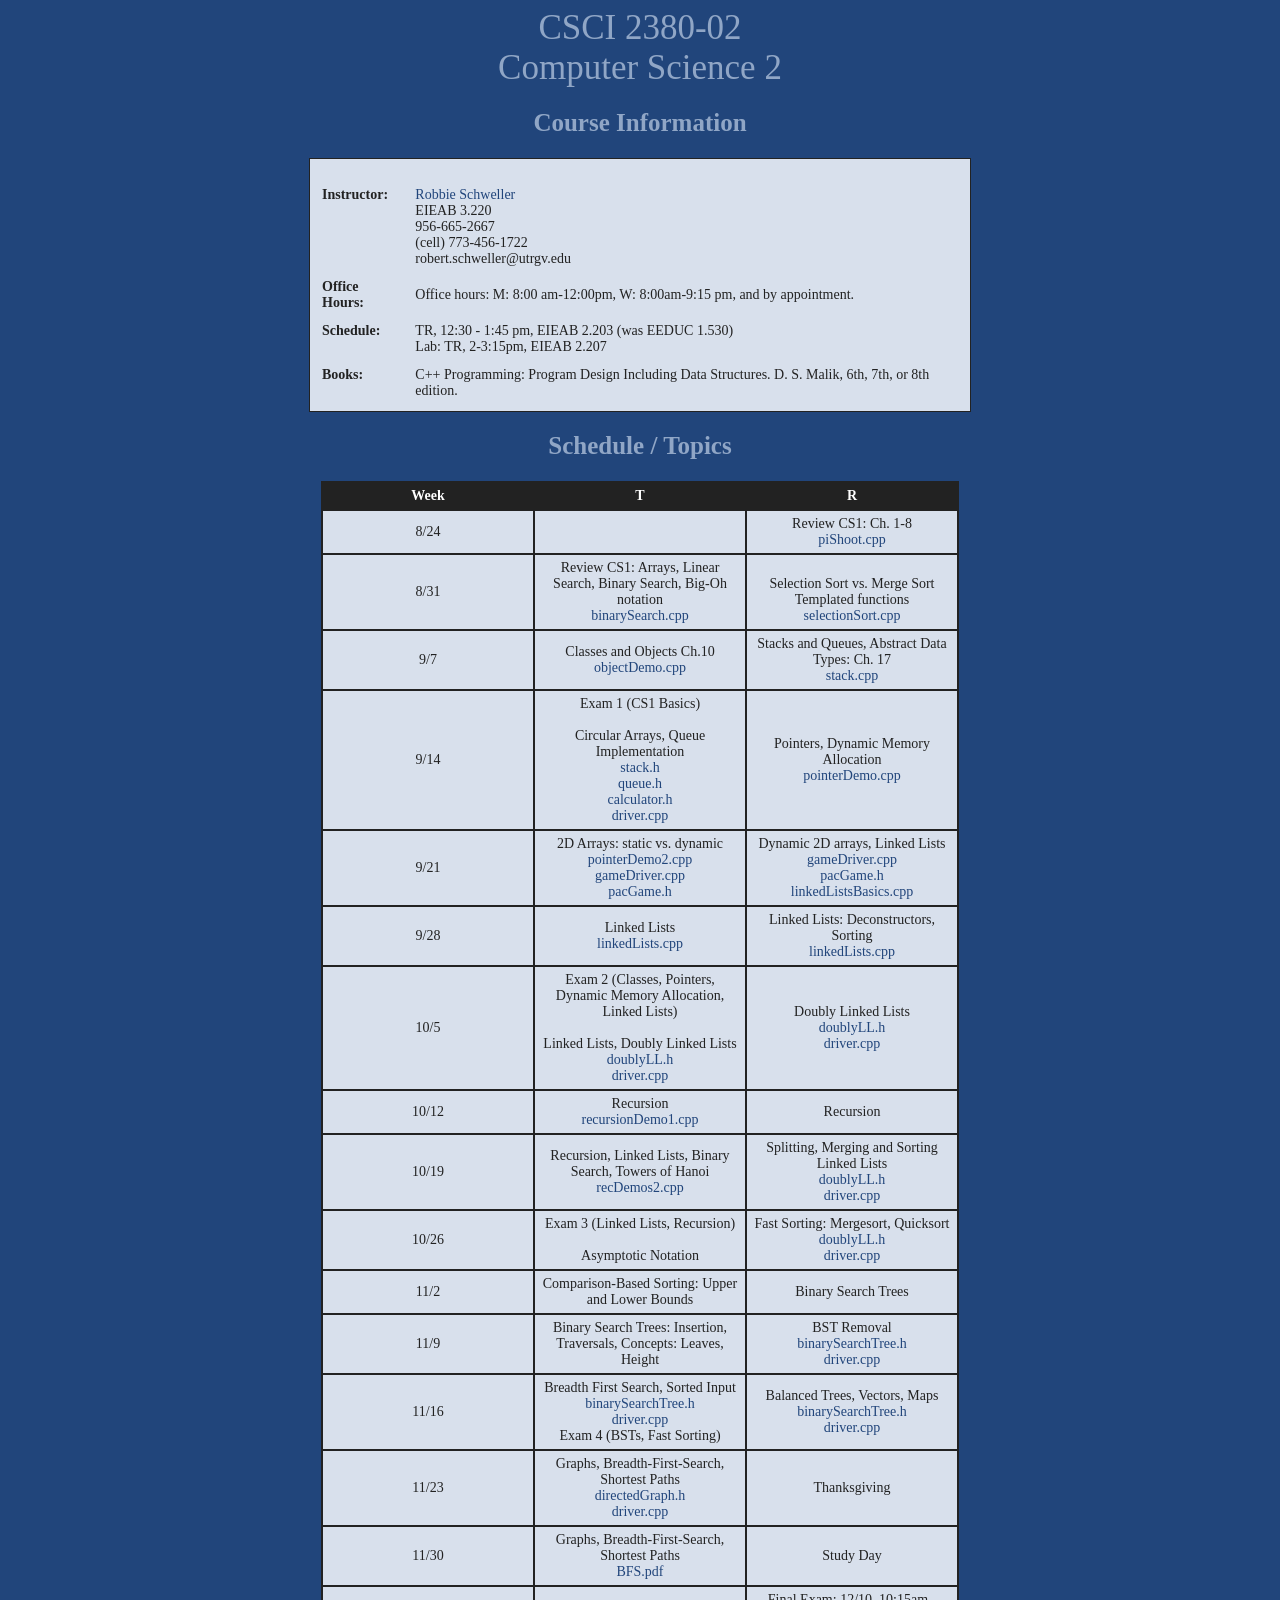
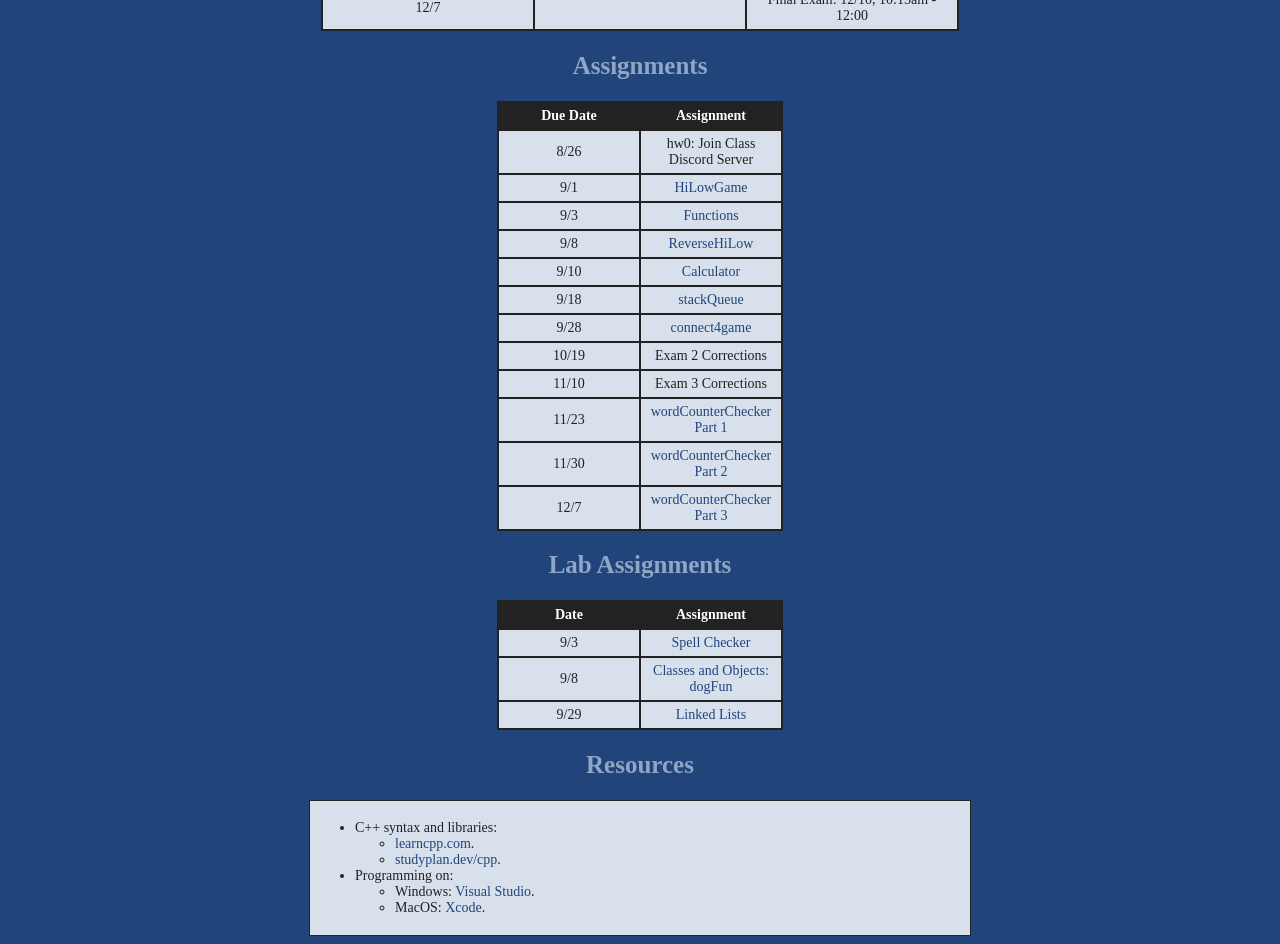
<file: CS2380/index.html>
<!DOCTYPE html>
<html xmlns="http://www.w3.org/1999/xhtml" xml:lang="en" lang="en-us">
    <head>
        <title>CSCI 2380</title>
        <meta content="">
        <link rel="stylesheet" href="course.css" type="text/css" />
    </head>
    <body>
    <div id="header">
                CSCI 2380-02<br/>
                Computer Science 2
            </div>
        <!--<div id="content">-->

            <!-------------------------------------------------->
            <a name="courseinfo"><h2>Course Information</h2></a>
            <div class="infosection">
                <table cellpadding="5" align="center">
                <tr>
                    <td valign="top" class="leftc">Instructor:</td>
                    <td>
                        <a href="https://robert-schweller.github.io/"> Robbie Schweller </a> <br/>
                        EIEAB 3.220 <br/>
                        956-665-2667 <br/>
                        (cell) 773-456-1722 <br/>
                        robert.schweller@utrgv.edu <br/>
                    </td>
                </tr>
                <tr>
                    <td valign="top" class="leftc">Office Hours:</td>
                    <td>Office hours: M: 8:00 am-12:00pm, W: 8:00am-9:15 pm, and by appointment.</td>
                </tr>
                <!--<tr>
                    <td valign="top" class="leftc">Teaching <br/>Assistants:</td>
                    <td>
                    </td>
                </tr>-->
                <tr>
                    <td valign="top" class="leftc">Schedule: </td>
                    <td> TR, 12:30  - 1:45 pm, EIEAB 2.203 (was EEDUC 1.530) </br>
                    	 Lab: TR, 2-3:15pm, EIEAB 2.207 </td> </br>

                </tr>
                <tr>
                    <td valign="top" class="leftc">Books:</td><td>	C++ Programming: Program Design Including Data Structures.  D. S. Malik, 6th, 7th, or 8th edition.</td>
                </tr>
                <!--<tr>
                    <td valign="top" class="leftc"></td><td>Building Blocks for Theoretical Computer Science (v1.3). Fleck, M., 2013. <br/> URL: <a href="http://mfleck.cs.illinois.edu/building-blocks/" target="_blank">http://mfleck.cs.illinois.edu/building-blocks/</a></td>
                </tr>-->
                <!--<tr>
                    <td valign="top" class="leftc">(optional)</td><td>How to Prove it: A Structured Approach. Velleman, 2nd edition, 2006.</li>
                <tr>-->

                </table>
            </div>


            <!--------------------------------------------------------------->
            <a name="schedule"><h2>Schedule / Topics</h2></a>
            <div class="section">
                <table cellpadding="5" cellspacing="0" border="0px" align="center" class="tableborder">
                <tr class="tableheader">
                    <td>Week</td>
                    <td>T</td>
                    <td>R</td>
                </tr>
                <tr>
                    <td>8/24                    </td>
                    <td></br>
</td>
                    <td>Review CS1: Ch. 1-8 </br>
                    <a href="./notes/piShoot.cpp"> piShoot.cpp </a>
</tr>
                <tr>
                    <td>8/31</td>
                    <td>Review CS1: Arrays, Linear Search, Binary Search, Big-Oh notation
                    <br><a href="./notes/binarySearch.cpp"> binarySearch.cpp </a>


</td>
                    <td><br>Selection Sort vs. Merge Sort </br>
                        Templated functions</br>
                        <a href="./notes/selectionSortF26.cpp"> selectionSort.cpp </a> </br>
  				</tr>
                <tr>
                    <td>9/7</td>
                    <td>Classes and Objects Ch.10</br>
                    <a href="./notes/objectDemoF26.cpp"> objectDemo.cpp </a> </br>

                    <td>Stacks and Queues, Abstract Data Types: Ch. 17  </br>
                    <a href="./notes/stackF26.cpp"> stack.cpp </a>
                    </td>
                </tr>
                <tr>
                    <td>9/14</td>
                    <td> Exam 1 (CS1 Basics) </br></br>
                    Circular Arrays, Queue Implementation</br>
                    <a href="./notes/stackQueueCalc/stack.h"> stack.h </a> </br>
                    <a href="./notes/stackQueueCalc/queue.h"> queue.h </a> </br>
                    <a href="./notes/stackQueueCalc/calculator.h"> calculator.h </a> </br>
                    <a href="./notes/stackQueueCalc/driver.cpp"> driver.cpp </a> </br>

				<td>Pointers, Dynamic Memory Allocation</br>
					<a href="./notes/pointerDemo.cpp"> pointerDemo.cpp </a> </br>

                    </td>
                </tr>
                <tr>
                    <td>9/21</td>
                    <td> 2D Arrays: static vs. dynamic </br>
                    <a href="./notes/pointerDemo2.cpp"> pointerDemo2.cpp </a> </br>
                    <a href="./notes/gameDriver.cpp"> gameDriver.cpp </a> </br>
                    <a href="./notes/pacGame.h"> pacGame.h </a>
</td>
                    <td> Dynamic 2D arrays, Linked Lists </br>
                    <a href="./notes/gameDriver.cpp"> gameDriver.cpp </a> </br>
                    <a href="./notes/pacGame.h"> pacGame.h </a> </br>
                    <a href="./notes/linkedListsBasics.cpp"> linkedListsBasics.cpp </a>

                    </td>
                </tr>
                <tr>
                    <td>9/28</td>
                    <td>Linked Lists</br>
                    <a href="./notes/linkedLists.cpp"> linkedLists.cpp </a> <br>

</td>
                    <td>Linked Lists: Deconstructors, Sorting </br>
                    <a href="./notes/linkedListF26/linkedLists.cpp"> linkedLists.cpp </a> <br>
</tr>
                <tr>
                    <td>10/5</td>
                    <td>Exam 2 (Classes, Pointers, Dynamic Memory Allocation, Linked Lists) </br></br>
                    Linked Lists, Doubly Linked Lists</br>
                    <a href="./notes/doublyLLF26/doublyLL.h"> doublyLL.h </a><br>
                    <a href="./notes/doublyLLF26/driver.cpp"> driver.cpp </a>



                    <td>Doubly Linked Lists </br>
                    <a href="./notes/doublyLLF26/doublyLL.h"> doublyLL.h </a><br>
                    <a href="./notes/doublyLLF26/driver.cpp"> driver.cpp </a>
                </tr>
                <tr>
                    <td>10/12</td>
                    <td> Recursion <br>
                    	<a href="./notes/recursionDemo1F26.cpp"> recursionDemo1.cpp </a><br>
                    	</td>
                    <td>Recursion </br>
                </tr>
                <tr>
                    <td>10/19</td>
					<td> Recursion, Linked Lists, Binary Search, Towers of Hanoi </br>
					<a href="./notes/recDemos2.cpp"> recDemos2.cpp </a><br>

					<td> Splitting, Merging and Sorting Linked Lists</br>
					<a href="./notes/splitMerge/doublyLL.h"> doublyLL.h </a><br>
					<a href="./notes/splitMerge/driver.cpp"> driver.cpp </a><br>
                </tr>
                <tr>
                    <td>10/26</td>
                    <td> Exam 3 (Linked Lists, Recursion) </br></br>
                    Asymptotic Notation</td>
                    <td>Fast Sorting: Mergesort, Quicksort </br>
						<a href="./notes/splitMerge/doublyLL.h"> doublyLL.h </a><br>
						<a href="./notes/splitMerge/driver.cpp"> driver.cpp </a><br>
                    </td>
                </tr>
                <tr>
                    <td>11/2</td>
                    <td> Comparison-Based Sorting: Upper and Lower Bounds</td>
                    <td>Binary Search Trees </br>
                    </td>
                </tr>
                <tr>
                    <td>11/9</td>
                    <td>Binary Search Trees: Insertion, Traversals, Concepts: Leaves, Height  </br>
                    </td>
                    <td>BST Removal</br>
						<a href="./notes/bstDemo/binarySearchTree.h"> binarySearchTree.h </a></br>
						<a href="./notes/bstDemo/driver.cpp"> driver.cpp </a></br>
                    </td>
                </tr>
                <tr>
                    <td>11/16</td>
                    <td>Breadth First Search, Sorted Input</br>
					<a href="./notes/bstStuff/binarySearchTree.h"> binarySearchTree.h </a></br>
					<a href="./notes/bstStuff/driver.cpp"> driver.cpp </a></br>
                    Exam 4 (BSTs, Fast Sorting) </br>
                    </td>
                    <td>Balanced Trees, Vectors, Maps</br>
					<a href="./notes/bst11-19-26/binarySearchTree.h"> binarySearchTree.h</a></br>
					<a href="./notes/bst11-19-26/driver.cpp"> driver.cpp</a>
				</td>
                </tr>
                <tr>
                    <td>11/23</td>
                    <td>Graphs, Breadth-First-Search, Shortest Paths </br>
					<a href="./notes/directedGraphF26/directedGraph.h"> directedGraph.h </a></br>
					<a href="./notes/directedGraphF26/driver.cpp"> driver.cpp </a></br>
					</td>
                    <td>Thanksgiving</br></td>
                </tr>
                <tr>
                    <td>11/30</td>
                    <td>Graphs, Breadth-First-Search, Shortest Paths </br>
                    <a href="notes/BFS.pdf"> BFS.pdf</a> </br>
                    </td>
                    <td>Study Day</td>
                </tr>
                <tr>
                    <td>12/7</td>
                    <td></td>
                    <td>Final Exam: 12/10, 10:15am - 12:00</br>
                    </td>
                </tr>
                </table>
                <!--<p style="text-align:center;">* denotes an exercise for points</p>-->
            </div>

            <!--------------------------------------------------------------->
            <a name="assigns"><h2>Assignments</h2></a>
            <div class="section">
                <table cellpadding="5" cellspacing="0" border="0px" align="center" class="tableborder2">
                <tr class="tableheader">
                    <td>Due Date</td>
                    <td>Assignment</td>
                </tr>
                <tr>
                    <td>8/26 </td>
                    <td>hw0: Join Class Discord Server </td>
                </tr>
                <tr>
                    <td>9/1</td>
                    <td><a href="homework/HiLowGame.cpp">HiLowGame</a></td>
                </tr>
                <tr>
				    <td>9/3</td>
				    <td><a href="homework/function.txt">Functions</a></td>
                </tr>
                <tr>
                	<td>9/8</td>
                	<td><a href="homework/ReverseHiLow.txt"> ReverseHiLow</a></td>
                </tr>
                <tr>
                	<td>9/10</td>
                	<td><a href="homework/calculator.txt"> Calculator</a></td>
                </tr>
                <tr>
                	<td>9/18</td>
                	<td><a href="homework/hwkStackQueue.txt"> stackQueue</a></td>
                </tr>
                <tr>
                	<td>9/28</td>
                	<td><a href="homework/connect4game.pdf"> connect4game </a></td>
                </tr>
                <tr>
                	<td>10/19</td>
                	<td> Exam 2 Corrections </td>
                </tr>
                 <tr>
                	<td>11/10</td>
                	<td> Exam 3 Corrections </td>
                </tr>
                <tr>
                	<td>11/23</td>
                	<td> <a href="homework/wordCounterChecker/wordCounterChecker.htm"> wordCounterChecker Part 1</a> </td>
                </tr>
                <tr>
                	<td>11/30</td>
                	<td> <a href="homework/wordCounterChecker/wordCounterChecker.htm"> wordCounterChecker Part 2</a> </td>
                </tr>
                <tr>
                	<td>12/7</td>
                	<td> <a href="homework/wordCounterChecker/wordCounterChecker.htm"> wordCounterChecker Part 3</a> </td>
                </tr>
				</table>
            </div>



            <!--------------------------------------------------------------->
            <a name="assigns"><h2>Lab Assignments</h2></a>
            <div class="section">
                <table cellpadding="5" cellspacing="0" border="0px" align="center" class="tableborder2">
                <tr class="tableheader">
                    <td>Date</td>
                    <td>Assignment</td>
                </tr>

                <tr>
                	<td> 9/3 </td>
                	<td> <a href="labs/spellChecker.cpp"> Spell Checker </a> </td>
                </tr>
                <tr>
                	<td> 9/8 </td>
                	<td> <a href="labs/dogFun.cpp"> Classes and Objects: dogFun </a> </td>
                </tr>
                <tr>
                	<td> 9/29 </td>
                	<td> <a href="homework/linkedListLab.cpp"> Linked Lists </a> </td>
                </tr>
                </table>
            </div>


            <!--------------------------------------------------------------->
            <a name="resources"><h2>Resources</h2></a>
            <div class="infosection">

             <ul>
			 <li>C++ syntax and libraries:
			         <ul>
			         <li><a href="https://www.learncpp.com/">learncpp.com</a>.
			         <li><a href="https://www.studyplan.dev/cpp">studyplan.dev/cpp</a>.
			         </ul>
			 <li>Programming on:
			 <ul>
			 <li>Windows: <a href="http://www.visualstudio.com/">Visual Studio</a>.
			 <li>MacOS: <a href="http://developer.apple.com/xcode/">Xcode</a>.
			 </ul>
</ul>
            </ul>
            </div>
        <!--</div>-->

        <!--------------------------------------------------------------->
        <div id="menu">
            <h2>Menu</h2>
            <div id="menu_items">
                <a href="#courseinfo">Course Information</a><br/>
                <a href="#schedule">Schedule</a><br/>
                <a href="#assigns">Assignments</a><br/>
                <a href="#bonus">Bonus</a><br/>
                <a href="#bonusreading">Bonus Reading</a><br/>
                <a href="#resources">Resources</a>
            </div>
        </div>
    </body>
</html>
</file>
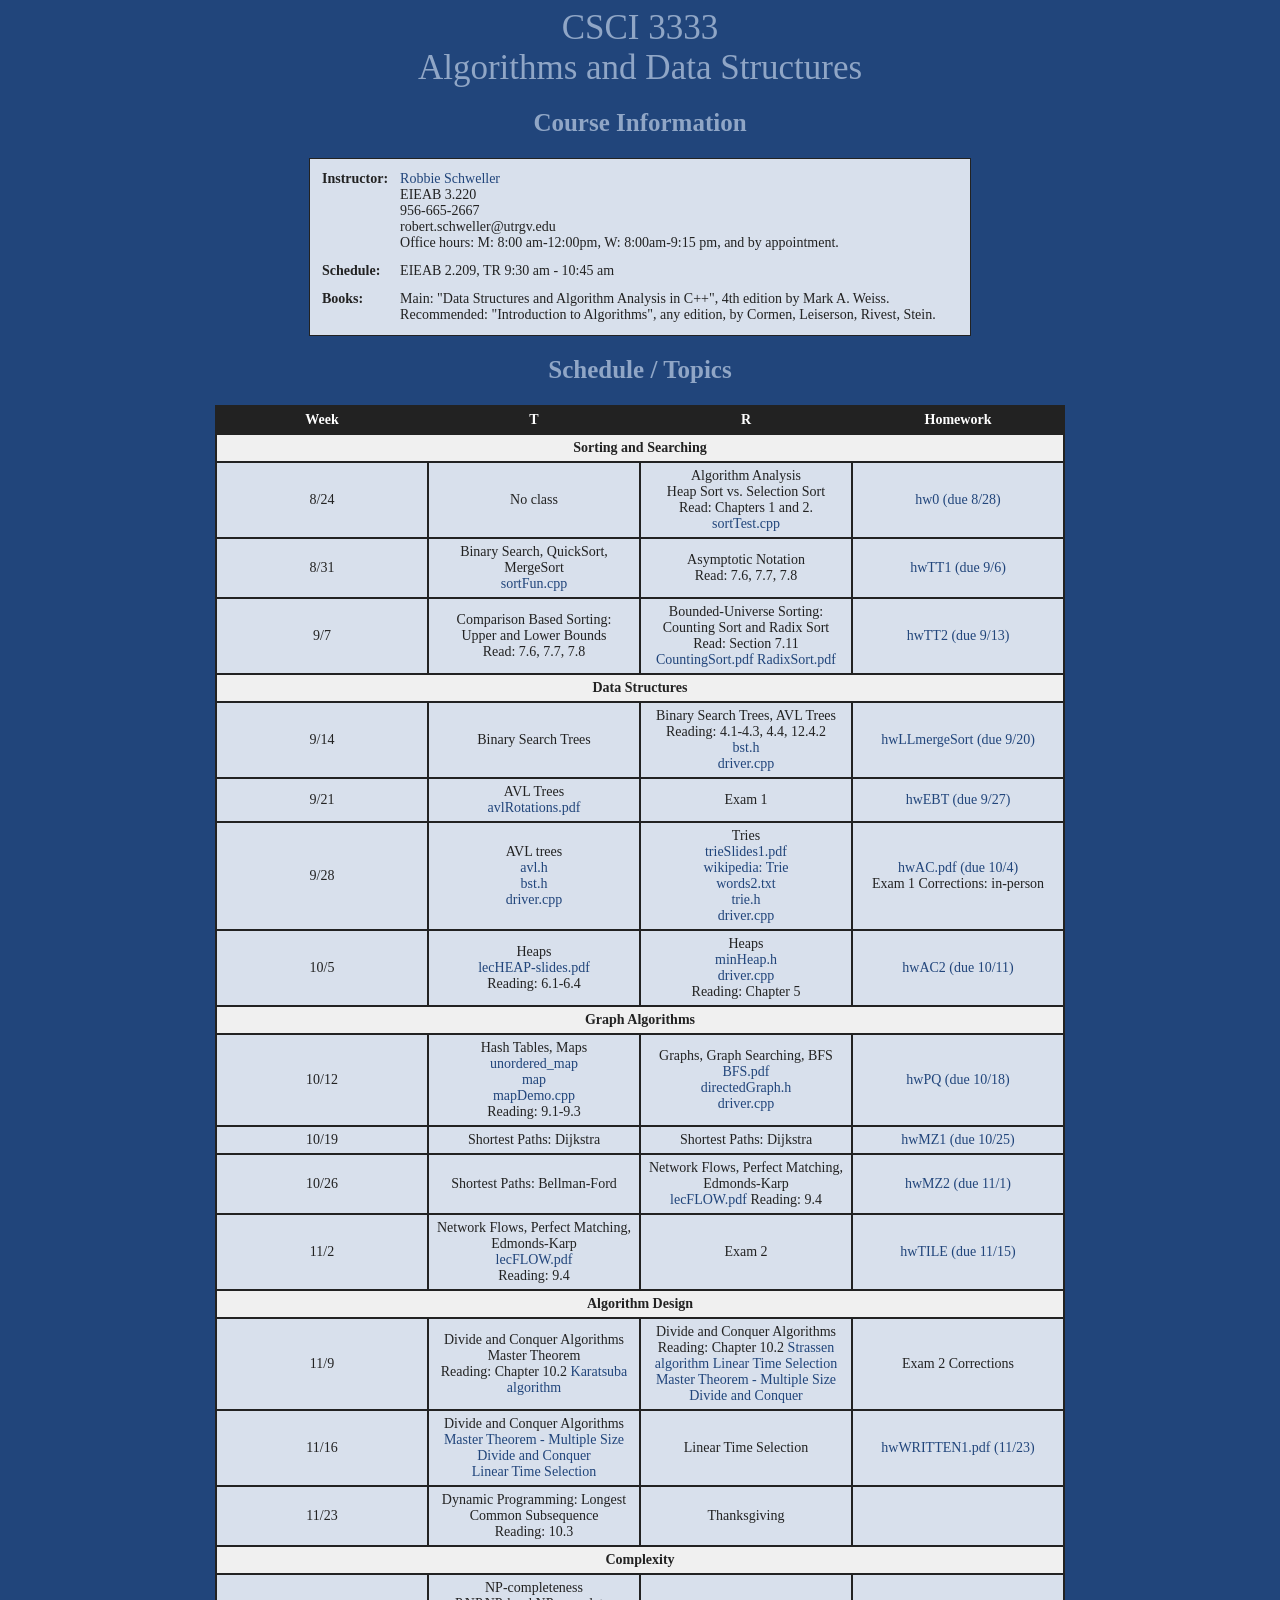
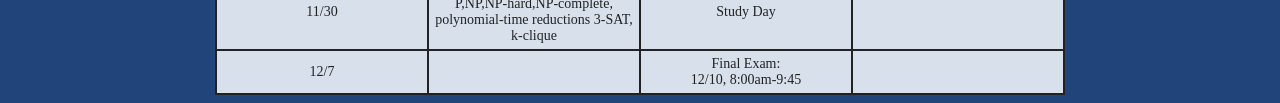
<file: CS3333/index.html>
<!DOCTYPE html>

<html lang="en-us" xml:lang="en" xmlns="http://www.w3.org/1999/xhtml">
<head>
<title>CSCI 3333</title>
<meta content=""/>
<link href="course.css" rel="stylesheet" type="text/css"/>
</head>
<body>
<div id="header">
                CSCI 3333<br/>
                Algorithms and Data Structures
            </div>
<!--<div id="content">-->
<!-------------------------------------------------->
<a name="courseinfo"><h2>Course Information</h2></a>
<div class="infosection">
<table align="center" cellpadding="5">
<tr>
<td class="leftc" valign="top">Instructor:</td>
<td>
                        <a href="https://robert-schweller.github.io/"> Robbie Schweller </a> <br/>
                        EIEAB 3.220 <br/>
                        956-665-2667 <br/>
                        robert.schweller@utrgv.edu <br/>
                        Office hours: M: 8:00 am-12:00pm, W: 8:00am-9:15 pm, and by appointment.
                    </td>
</tr>
<!--<tr>
                    <td valign="top" class="leftc">Teaching <br/>Assistants:</td>
                    <td>
                    </td>
                </tr>-->
<tr>
<td class="leftc" valign="top">Schedule: </td>
<td> EIEAB 2.209, TR 9:30 am - 10:45 am
</td>
</tr>
<tr>
<td class="leftc" valign="top">Books:</td><td>	Main: "Data Structures and Algorithm Analysis in C++", 4th edition by Mark A. Weiss.
                    												Recommended: "Introduction to Algorithms", any edition, by Cormen, Leiserson, Rivest, Stein. </td>
</tr>
<!--<tr>
                    <td valign="top" class="leftc"></td><td>Building Blocks for Theoretical Computer Science (v1.3). Fleck, M., 2013. <br/> URL: <a href="http://mfleck.cs.illinois.edu/building-blocks/" target="_blank">http://mfleck.cs.illinois.edu/building-blocks/</a></td>
                </tr>-->
<!--<tr>
                    <td valign="top" class="leftc">(optional)</td><td>How to Prove it: A Structured Approach. Velleman, 2nd edition, 2006.</li>
                <tr>-->

</table>
</div>
<!--------------------------------------------------------------->
<a name="schedule"><h2>Schedule / Topics</h2></a>
<div class="section">
<table align="center" border="0px" cellpadding="5" cellspacing="0" class="tableborder">
<tr class="tableheader">
<td>Week</td>
<td>T</td>
<td>R</td>
<td>Homework</td>
</tr>
<!-- Sorting and Searching -->
<tr style="background-color:#f0f0f0; font-weight:bold; text-align:center;">
<td colspan="4">Sorting and Searching</td>
</tr>
<tr>
<td>8/24</td>
<td>No class</td>
<td>
            Algorithm Analysis
            <br>Heap Sort vs. Selection Sort
            <br>Read: Chapters 1 and 2.
            <br> <a href="./notes/sortTestf26.cpp">sortTest.cpp</a>

</td>
<td>
<a href="./hwk0.txt"> hw0 (due 8/28)</a>
</td>
</tr>
<tr>
<td>8/31</td>
<td>Binary Search, QuickSort, MergeSort
            <br> <a href="./notes/sortFun26.cpp">sortFun.cpp</a>
</td>
<td>Asymptotic Notation
            <br>Read: 7.6, 7.7, 7.8 </td>
<td>
<a href="./hwTT1.pdf">hwTT1 (due 9/6)</a>
</td>
</tr>
<tr>
<td>9/7</td>
<td>Comparison Based Sorting: </br>
            Upper and Lower Bounds
            <br>Read: 7.6, 7.7, 7.8
</td>
<td>Bounded-Universe Sorting: Counting Sort and Radix Sort
            <br>Read: Section 7.11
<a href="./notes/lecBUS-counting.pdf">CountingSort.pdf</a>
<a href="./notes/lecBUS-radix.pdf">RadixSort.pdf</a>
</td>
<td>
<a href="./hwTT2.pdf">hwTT2 (due 9/13)</a>
</td>
</tr>
<!-- Data Structures -->
<tr style="background-color:#f0f0f0; font-weight:bold; text-align:center;">
<td colspan="4">Data Structures</td>
</tr>
<tr>
<td>9/14</td>
<td>Binary Search Trees</td>
<td>Binary Search Trees, AVL Trees
            <br>Reading: 4.1-4.3, 4.4, 12.4.2 </br>
            <a href="./notes/bstF26/bst.h"> bst.h </a></br>
            <a href="./notes/bstF26/driver.cpp"> driver.cpp </a>
<td>
	<a href="./hwLL/hwLLmergeSort.htm"> hwLLmergeSort (due 9/20) </a>
</td>
</tr>
<tr>
<td>9/21</td>
<td>AVL Trees
<br><a href="./notes/avlRotations.pdf"> avlRotations.pdf</a></td>
<td>Exam 1</td>
<td>
	<a href="./hwEBT.pdf"> hwEBT (due 9/27)</a>
</td>

</tr>
<tr>
<td>9/28</td>
<td>AVL trees<br>
	<a href="./notes/avlF26/avl.h"> avl.h </a><br>
	<a href="./notes/avlF26/bst.h"> bst.h </a><br>
	<a href="./notes/avlF26/driver.cpp"> driver.cpp </a><br>
<td>Tries <br>
<a href="./notes/lecTRIE-slides1.pdf"> trieSlides1.pdf</a><br>
<a href="https://en.wikipedia.org/wiki/Trie"> wikipedia: Trie</a><br>
<a href="https://faculty.utrgv.edu/robert.schweller/CS3333/hwAC3/words2.txt"> words2.txt</a><br>
<a href="./notes/trieF26/trie.h"> trie.h </a><br>
<a href="./notes/trieF26/driver.cpp"> driver.cpp </a>
</td>
<td>
	<a href="./hwACx.pdf"> hwAC.pdf (due 10/4)</a><br>
	Exam 1 Corrections: in-person
</td>
</tr>
<tr>
<td>10/5</td>
<td>Heaps
<br><a href="./notes/lecHEAP-slides.pdf"> lecHEAP-slides.pdf </a>
<br>Reading: 6.1-6.4
</td>
<td>Heaps <br>
	<a href="./notes/heapF26/minHeap.h"> minHeap.h </a> <br>
	<a href="./notes/heapF26/driver.cpp"> driver.cpp </a>
<br>        Reading: Chapter 5 </td>
<td>
		<a href="./hwAC2.pdf"> hwAC2 (due 10/11) </a>
</td>
</tr>
<!-- Graph Algorithms -->
<tr style="background-color:#f0f0f0; font-weight:bold; text-align:center;">
<td colspan="4">Graph Algorithms
</td>
</tr>
<tr>
<td>10/12</td>
<td>Hash Tables, Maps
<br><a href="https://en.cppreference.com/w/cpp/container/unordered_map.html"> unordered_map </a>
<br><a href="https://en.cppreference.com/w/cpp/container/map.html"> map </a><br>
	<a href="./notes/mapDemoF26.cpp"> mapDemo.cpp </a>
	<br>Reading: 9.1-9.3</td>
<td>Graphs, Graph Searching, BFS
<br><a href="./notes/BFS.pdf"> BFS.pdf</a><br>
	<a href="./notes/directedGraphF26/directedGraph.h"> directedGraph.h </a><br>
	<a href="./notes/directedGraphF26/driver.cpp"> driver.cpp </a>
</td>
<td>
		<a href="./hwPQ.pdf"> hwPQ (due 10/18) </a>
</td>
</tr>
<tr>
<td>10/19</td>
<td>Shortest Paths: Dijkstra</td>
<td>Shortest Paths: Dijkstra</td>
<td>
		<a href="./hwMZ1.pdf"> hwMZ1 (due 10/25)</a>
</td>
</tr>
<tr>
<td>10/26</td>
<td>Shortest Paths: Bellman-Ford</td>
<td>Network Flows, Perfect Matching, Edmonds-Karp
<br><a href="./notes/lecFLOW-slides.pdf"> lecFLOW.pdf</a>
            Reading: 9.4
</td>
<td>
			<a href="./hwMZ2.pdf"> hwMZ2 (due 11/1)</a>
</td>
</tr>
<tr>
<td>11/2</td>
<td>Network Flows, Perfect Matching, Edmonds-Karp
<br><a href="./notes/lecFLOW-slides.pdf"> lecFLOW.pdf</a>
            <br>Reading: 9.4
        </td>
<td>Exam 2</td>
<td>
			<a href="./hwTILE.pdf"> hwTILE (due 11/15)</a>
</td>
</tr>
<!-- Algorithm Design -->
<tr style="background-color:#f0f0f0; font-weight:bold; text-align:center;">
<td colspan="4">Algorithm Design</td>
</tr>
<tr>
<td>11/9</td>
<td>Divide and Conquer Algorithms
            <br>Master Theorem
            <br>Reading: Chapter 10.2
<a href="https://en.wikipedia.org/wiki/Karatsuba_algorithm"> Karatsuba algorithm </a>
</td>
<td>Divide and Conquer Algorithms
            <br>Reading: Chapter 10.2
<a href="https://en.wikipedia.org/wiki/Strassen_algorithm"> Strassen algorithm </a>
<a href="https://en.wikipedia.org/wiki/Median_of_medians"> Linear Time Selection </a>
<a href="https://arxiv.org/pdf/cs/0101011"> Master Theorem - Multiple Size Divide and Conquer </a>
</td>
<td>Exam 2 Corrections</td>
</tr>
<tr>
<td>11/16</td>
<td> Divide and Conquer Algorithms
<br><a href="https://arxiv.org/pdf/cs/0101011"> Master Theorem - Multiple Size Divide and Conquer </a>
<br><a href="https://en.wikipedia.org/wiki/Median_of_medians"> Linear Time Selection </a>
</td>
<td>Linear Time Selection</td>
<td><a href="./hwWRITTEN1.pdf"> hwWRITTEN1.pdf (11/23) </td>
</tr>
<tr>
<td>11/23</td>
<td>Dynamic Programming:  Longest Common Subsequence
	<br>Reading: 10.3</td>
<td> Thanksgiving
</td>
<td></td>
</tr>
<!-- Complexity -->
<tr style="background-color:#f0f0f0; font-weight:bold; text-align:center;">
<td colspan="4">Complexity</td>
<tr>
<td>11/30</td>
<td>NP-completeness
	<br>P,NP,NP-hard,NP-complete, polynomial-time reductions
	3-SAT, k-clique</td>
<td>Study Day</td>
<td></td>
</tr>
<tr>
<td>12/7</td>
<td>
<td>Final Exam:
            <br/>12/10, 8:00am-9:45
<td></td>
</td></tr>
</tr></table></div></body></html>
</file>
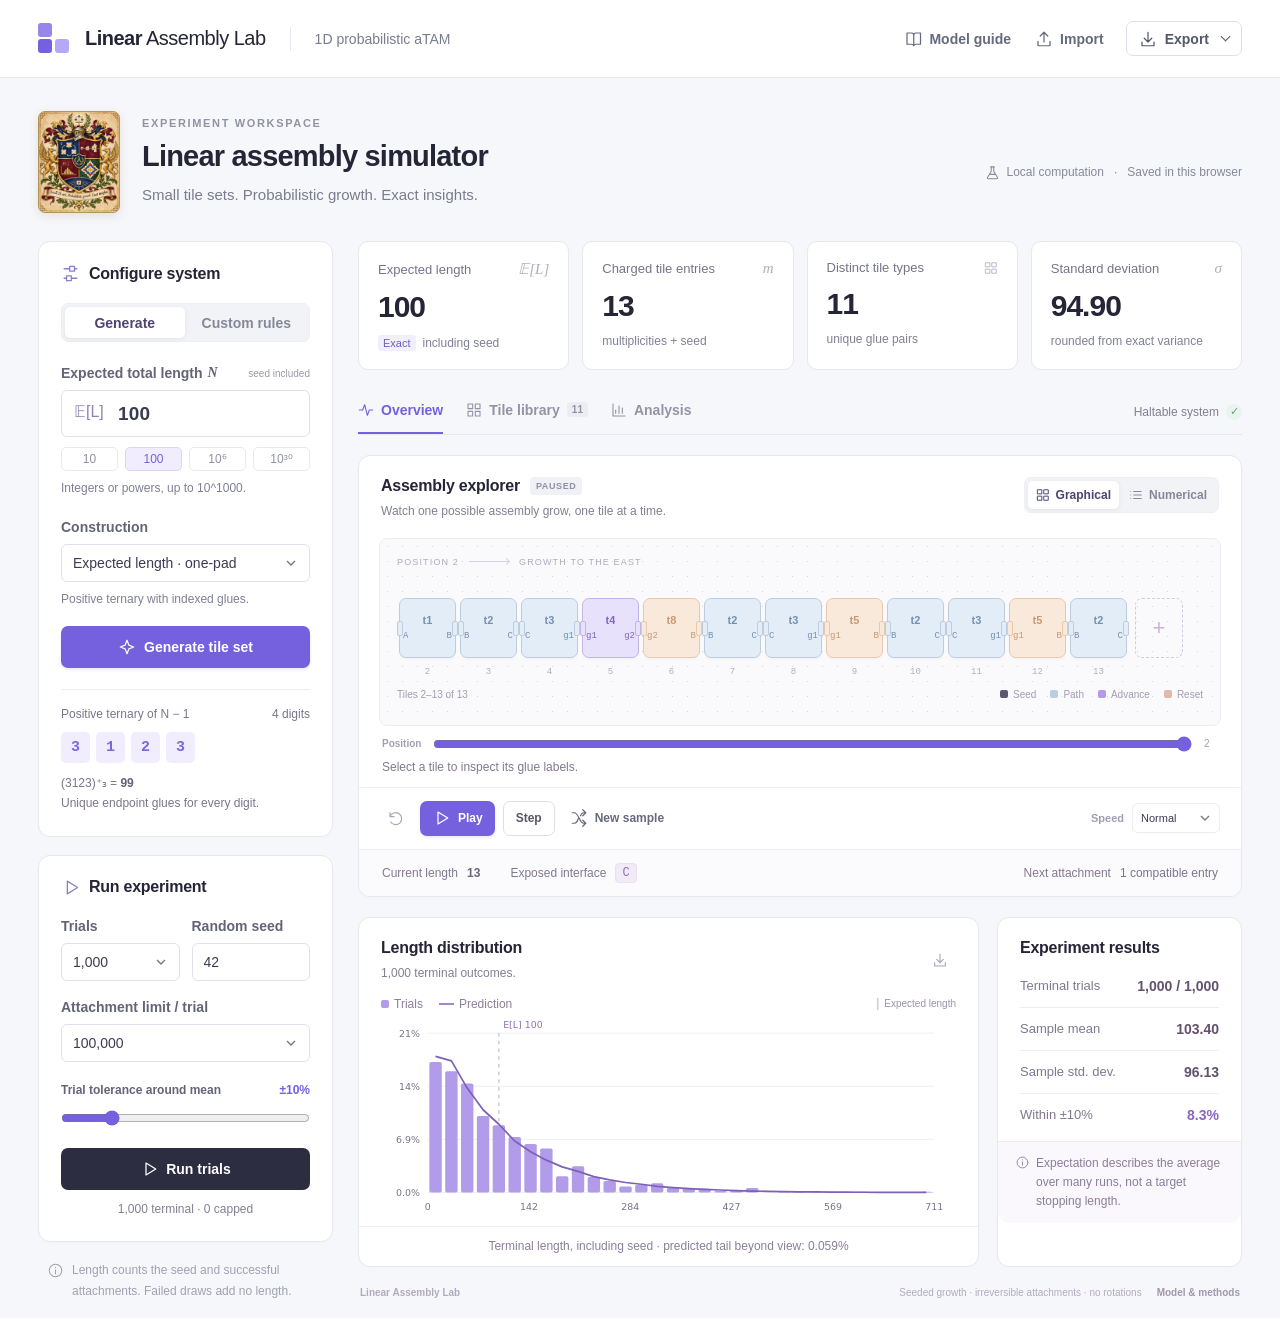
<file: linearATAMsimulator/index.html>
<!doctype html>
<html lang="en">
<head>
<meta charset="utf-8"><meta name="viewport" content="width=device-width,initial-scale=1">
<title>Linear Assembly Lab · Probabilistic aTAM</title>
<meta name="description" content="An interactive research workspace for probabilistic one-dimensional tile assembly. Generate tile sets, simulate growth, and calculate exact length statistics.">
<link rel="icon" href="data:image/svg+xml,%3Csvg xmlns='http://www.w3.org/2000/svg' viewBox='0 0 40 40'%3E%3Crect x='2' y='12' width='15' height='15' rx='3' fill='%23705ce6'/%3E%3Crect x='22' y='12' width='15' height='15' rx='3' fill='%23a799f3'/%3E%3Cpath d='M17 19.5h5' stroke='%23705ce6' stroke-width='3'/%3E%3C/svg%3E">
<link rel="stylesheet" href="./styles.css?v=3">
</head>
<body>
<header class="topbar">
  <a class="brand" href="./" aria-label="Linear Assembly Lab home"><span class="brand-icon"><i></i><i></i><i></i></span><span>Linear<span class="brand-light"> Assembly Lab</span></span></a>
  <div class="top-divider"></div><span class="project-label">1D probabilistic aTAM</span>
  <nav aria-label="Workspace actions"><button id="guideBtn" class="text-button"><span class="icon" data-icon="book"></span>Model guide</button><button id="importBtn" class="text-button"><span class="icon" data-icon="upload"></span>Import</button><div class="export-wrap"><button id="exportBtn" class="button secondary small" aria-expanded="false"><span class="icon" data-icon="download"></span>Export<span class="chevron"></span></button><div id="exportMenu" class="dropdown" hidden><button id="exportSystem">System JSON</button><button id="exportTrials">Trial results CSV</button><button id="exportAnalysis">Analysis JSON</button></div></div></nav>
  <input id="importFile" type="file" accept=".json,application/json" hidden>
</header>
<main>
  <div class="page-heading"><div class="heading-main"><button id="crestBtn" class="crest-thumb" aria-label="Enlarge the Linear Assembly Lab crest"><img src="./assembly-crest.png" width="96" height="120" alt="Coat of arms with tiles, probability distributions, and the motto Small tile sets. Probabilistic growth. Exact insights."><span>Enlarge</span></button><div><div class="eyebrow">EXPERIMENT WORKSPACE</div><h1>Linear assembly simulator</h1><p>Small tile sets. Probabilistic growth. Exact insights.</p></div></div><div class="workspace-tag"><span class="icon" data-icon="flask"></span>Local computation<span class="dot-separator">·</span>Saved in this browser</div></div>
  <div class="workspace">
    <aside class="sidebar">
      <section class="card setup-card">
        <div class="card-title"><span class="section-icon" data-icon="sliders"></span><h2>Configure system</h2></div>
        <div class="segmented" aria-label="System source"><button id="generateMode" class="active" aria-pressed="true">Generate</button><button id="customMode" aria-pressed="false">Custom rules</button></div>
        <div id="generatePanel">
          <label for="target">Expected total length <i>N</i><span class="tiny-chip">seed included</span></label>
          <div class="input-with-prefix"><span>𝔼[L]</span><input id="target" type="text" value="100" autocomplete="off" spellcheck="false" aria-describedby="targetHelp"></div>
          <div class="presets"><button data-target="10">10</button><button data-target="100" class="selected">100</button><button data-target="1000000">10⁶</button><button data-target="10^30">10³⁰</button></div>
          <p id="targetHelp" class="help">Integers or powers, up to 10^1000.</p>
          <label for="constructionKind">Construction</label>
          <select id="constructionKind"><option value="positive-ternary">Expected length · one-pad</option><option value="two-pad-mean">Expected length · two-pad</option><option value="concentrated-one">High probability · one-pad</option><option value="concentrated-two">High probability · two-pad</option></select>
          <p id="constructionHelp" class="help construction-help">Positive ternary with indexed glues.</p>
          <div id="baseField" hidden><label for="constructionBase">Reset-pool base b</label><input id="constructionBase" type="text" value="auto" placeholder="auto or 2–256" spellcheck="false"><p class="help">Auto compares bases to reduce the tile count.</p></div>
          <div id="concentrationFields" hidden>
            <div class="field-grid"><div><label for="constructionEpsilon">Relative error ε</label><input id="constructionEpsilon" type="text" value="0.25" aria-describedby="concentrationHelp" spellcheck="false"></div><div><label for="constructionDelta">Failure bound δ</label><input id="constructionDelta" type="text" value="0.05" aria-describedby="concentrationHelp" spellcheck="false"></div></div>
            <p id="concentrationHelp" class="help">0 &lt; ε, δ ≤ 0.5. Decimals, fractions, or scientific notation.</p>
            <label for="constructionBlocks">Independent blocks r</label><input id="constructionBlocks" type="text" value="auto" spellcheck="false" placeholder="auto or a positive integer">
            <p class="help">Auto certifies P(|L − N| &gt; εN) ≤ δ. A chosen block count lets you explore concentration.</p>
            <button id="concentrationExample" class="text-button full">Try N = 257 with 32 blocks</button>
          </div>
          <button id="generateBtn" class="button primary full"><span class="icon" data-icon="spark"></span>Generate tile set</button>
          <div id="targetError" class="error-message" role="alert" hidden></div>
          <div id="digitSummary" class="digit-summary"></div>
        </div>
        <div id="customPanel" hidden>
          <label for="modelSelect">Binding model</label><select id="modelSelect"><option value="one">One-pad · matching labels</option><option value="two">Two-pad · OR matching</option><option value="flexible">Flexible · compatibility pairs</option></select>
          <p id="customModelHelp" class="help">A tile attaches when its west glue matches the exposed east glue.</p>
          <button id="editorBtn" class="button primary full"><span class="icon" data-icon="edit"></span>Edit tile rules</button>
          <button id="exampleBtn" class="text-button full">Load model example</button>
          <div class="side-note">Positive integer multiplicities set the relative attachment probabilities. Duplicate rules are combined.</div>
        </div>
      </section>
      <section class="card run-card">
        <div class="card-title"><span class="section-icon" data-icon="play"></span><h2>Run experiment</h2></div>
        <div class="field-grid"><div><label for="trials">Trials</label><select id="trials"><option value="100">100</option><option value="1000" selected>1,000</option><option value="10000">10,000</option><option value="50000">50,000</option></select></div><div><label for="rngSeed">Random seed</label><input id="rngSeed" type="text" value="42" maxlength="64"></div></div>
        <label for="stepCap">Attachment limit / trial</label><select id="stepCap"><option value="1000">1,000</option><option value="10000">10,000</option><option value="100000" selected>100,000</option><option value="1000000">1,000,000</option></select>
        <div class="tolerance-row"><label for="epsilon">Trial tolerance around mean</label><span id="epsilonValue">±10%</span></div><input id="epsilon" type="range" min="1" max="50" value="10" aria-label="Tolerance percent">
        <div id="runWarning" class="side-note warning" hidden></div>
        <button id="runBtn" class="button dark full"><span class="icon" data-icon="play"></span>Run trials</button><button id="cancelBtn" class="text-button full" hidden>Cancel experiment</button>
        <div id="runProgress" class="progress-track" hidden><div></div></div><p class="help run-help" id="runHelp">Reproducible sampling. Runs in your browser.</p>
      </section>
      <div class="model-note"><span class="icon" data-icon="info"></span><p>Length counts the seed and successful attachments. Failed draws add no length.</p></div>
    </aside>
    <div class="main-column">
      <section class="metrics" aria-label="System summary">
        <article class="metric"><div class="metric-label">Expected length <span class="metric-symbol">𝔼[L]</span></div><div class="metric-value" id="meanMetric">100</div><div class="metric-foot"><span id="exactBadge" class="text-purple">Exact</span><span id="meanFoot">including seed</span></div></article>
        <article class="metric"><div class="metric-label">Charged tile entries<span class="metric-symbol">m</span></div><div class="metric-value" id="costMetric">13</div><div class="metric-foot">multiplicities + seed</div></article>
        <article class="metric"><div class="metric-label">Distinct tile types<span class="icon faint" data-icon="tiles"></span></div><div class="metric-value" id="distinctMetric">11</div><div class="metric-foot">unique glue pairs</div></article>
        <article class="metric"><div class="metric-label">Standard deviation<span class="metric-symbol">σ</span></div><div class="metric-value" id="sdMetric">94.90</div><div class="metric-foot" id="sdFoot">length variability</div></article>
      </section>
      <div class="tab-line"><div class="tabs" role="tablist" aria-label="Results views"><button class="active" id="overviewTab" data-tab="overview" role="tab" aria-selected="true" aria-controls="overviewPanel"><span class="icon" data-icon="activity"></span>Overview</button><button id="tilesTab" data-tab="tiles" role="tab" aria-selected="false" aria-controls="tilesPanel"><span class="icon" data-icon="tiles"></span>Tile library<span id="tileTabCount" class="count-badge">11</span></button><button id="analysisTab" data-tab="analysis" role="tab" aria-selected="false" aria-controls="analysisPanel"><span class="icon" data-icon="chart"></span>Analysis</button></div><span id="systemStatus" class="system-status">Haltable system<span class="status-check">✓</span></span></div>
      <div id="statusBanner" class="status-banner" role="status" hidden></div>
      <div id="constructionReport" class="construction-report" aria-live="polite" hidden></div>
      <section id="overviewPanel" role="tabpanel" aria-labelledby="overviewTab">
        <article class="card assembly-card">
          <div class="panel-header"><div><div class="title-with-tag"><h2>Assembly explorer</h2><span id="sampleBadge" class="pill">PAUSED</span></div><p id="assemblySubtitle">Watch one possible assembly grow, one tile at a time.</p></div><div class="segmented compact" aria-label="Assembly view"><button id="graphView" class="active" aria-pressed="true"><span class="icon" data-icon="tiles"></span>Graphical</button><button id="numericView" aria-pressed="false"><span class="icon" data-icon="list"></span>Numerical</button></div></div>
          <div id="visualView"><div class="assembly-grid"><div class="direction-label">SEED<span></span>GROWTH TO THE EAST</div><div id="tileViewport" class="tile-viewport" aria-label="Assembly tile sequence"></div><div class="assembly-bottom"><span id="windowLabel">Tiles 1–12</span><span class="legend-inline"><i class="legend-dot seed"></i>Seed<i class="legend-dot path"></i>Path<i class="legend-dot advance"></i>Advance<i class="legend-dot reset"></i>Reset</span></div></div><div class="scrub-row"><label for="windowSlider">Position</label><input id="windowSlider" type="range" min="0" max="0" value="0"><span id="positionLabel">1</span></div><div id="tileInfo" class="tile-info" aria-live="polite">Select a tile to inspect its glue labels.</div></div>
          <div id="numericalView" class="numerical-view" hidden></div>
          <div class="assembly-controls"><div class="play-controls"><button id="resetSample" class="square-button" title="Reset sample" aria-label="Reset sample"><span class="icon" data-icon="reset"></span></button><button id="playSample" class="button primary small"><span class="icon" data-icon="play"></span>Play</button><button id="stepSample" class="button secondary small">Step</button><button id="newSample" class="text-button"><span class="icon" data-icon="shuffle"></span>New sample</button></div><div class="speed-controls"><label for="speed">Speed</label><select id="speed"><option value="3">Slow</option><option value="20" selected>Normal</option><option value="200">Fast</option><option value="2000">Very fast</option></select></div></div>
          <div class="exposed-row"><div><span class="muted">Current length</span><strong id="currentLength">1</strong></div><div><span class="muted">Exposed interface</span><code id="currentGlue">A</code></div><div><span class="muted">Next attachment</span><span id="nextOptions">1 compatible entry</span></div></div>
        </article>
        <div class="bottom-grid"><article class="card distribution-card"><div class="panel-header"><div><h2>Length distribution</h2><p id="chartSubtitle">Observed trials alongside the Markov prediction.</p></div><button id="chartDownload" class="square-button" title="Download chart SVG" aria-label="Download chart SVG"><span class="icon" data-icon="download"></span></button></div><div class="chart-legend"><span><i class="legend-dot purple"></i>Trials</span><span><i class="legend-line"></i>Prediction</span><span class="target-legend">│ Expected length</span></div><div id="chart" class="chart-container" aria-live="polite"></div><div class="chart-footer" id="chartFoot">Terminal length, including seed</div></article><article class="card summary-card"><div class="panel-header"><h2>Experiment results</h2></div><div id="batchSummary" class="batch-summary"></div><div class="summary-bottom"><span class="icon" data-icon="info"></span><span>Expectation describes the average over many runs, not a target stopping length.</span></div></article></div>
      </section>
      <section id="tilesPanel" role="tabpanel" aria-labelledby="tilesTab" hidden><article class="card tile-library"><div class="panel-header"><div><h2>Tile library</h2><p id="tileLibrarySubtitle">Each row is a distinct tile type. Multiplicity is charged separately.</p></div><button id="editLibrary" class="button secondary small"><span class="icon" data-icon="edit"></span>Edit system</button></div><div class="table-scroll"><table><thead><tr><th>Tile</th><th>West interface</th><th>East interface</th><th>Multiplicity</th><th>Role</th></tr></thead><tbody id="tileTable"></tbody></table></div><button id="moreTiles" class="text-button full" hidden>Show 100 more tile types</button><div id="tileLibraryFoot" class="table-foot"></div></article></section>
      <section id="analysisPanel" role="tabpanel" aria-labelledby="analysisTab" hidden><article class="card analysis-card"><div class="panel-header"><div><h2>Exact analysis</h2><p>Model assumptions, stopping behavior, and length moments.</p></div><span id="analysisMethod" class="pill lavender">EXACT ARITHMETIC</span></div><div id="analysisContent"></div></article></section>
      <footer class="workspace-footer"><span>Linear Assembly Lab</span><span>Seeded growth · irreversible attachments · no rotations</span><button class="text-button" id="methodFooter">Model & methods</button></footer>
    </div>
  </div>
</main>
<div id="toast" class="toast" role="status" hidden></div>
<dialog id="guideDialog" class="guide-dialog"><div class="dialog-heading"><div><div class="eyebrow">REFERENCE</div><h2>Model & methods</h2></div><button class="square-button" data-close="guideDialog" aria-label="Close model guide">✕</button></div><div class="dialog-content"><p>This workspace follows the seeded probabilistic linear model in <em>Linear Assemblies: Expected and High Probability</em> (project paper, November 2026).</p><h3>One-dimensional seeded growth</h3><p>A single seed has an inert west side. Tiles attach irreversibly at the exposed east end. North and south sides are inert, and tiles cannot rotate. Total length <i>L</i> includes the seed. Assemblies never attach to one another.</p><h3>Multiplicity and probability</h3><p>Each distinct nonseed tile has a positive integer multiplicity μ. Among compatible tiles, attachment probability is μ divided by the sum of compatible multiplicities. Failed draws are skipped: they change waiting time, not assembly length. Charged complexity is <strong>m = 1 + Σ μ</strong>, including the seed.</p><div class="guide-models"><div><h4>One-pad</h4><p>West and east labels bind when equal and noninert.</p></div><div><h4>Two-pad</h4><p>Either corresponding pad may match. A tile matching both positions is still counted once. Write two labels as <code>a | b</code>.</p></div><div><h4>Flexible glues</h4><p>Only explicitly listed label pairs bind. Pairs are symmetric; equality alone does not imply compatibility. Inert labels never bind.</p></div></div><h3>Four constructive families</h3><p><strong>Expected length, one-pad:</strong> the positive-ternary construction of Section 3.1. <strong>Expected length, two-pad:</strong> the shared reset pool of Section 4, with positive base-b digits and OR matching (Section 4.2).</p><p><strong>High probability:</strong> concatenate independent blocks with balanced positive means summing to N − 1. One-pad blocks reuse the positive-ternary construction with multiplicities (Lemma 5, Section 6.1.1); two-pad blocks reuse the positive-base-b shared-pool construction (Lemma 6, Section 6.1.2). Final tiles hand off directly to the next block, with no extra connector tile.</p><p>All four families have exact expected total length N. They give upper bounds, not minimum-tile certificates. Two-pad blocks are equimolar. One-pad blocks combine repeated rules with multiplicity two, which counts twice toward charged complexity.</p><h3>Probability certificates</h3><p>Automatic block selection certifies <strong>P(|L − N| &gt; εN) ≤ δ</strong> using exact variance (Chebyshev) or an explicit residual-mean Bernstein bound. It uses a deterministic length-N line if that costs no more. With a manually chosen block count, the app reports whether its sufficient bound certifies your δ; a loose bound does not prove the actual system fails.</p><p>For t = εN, the Bernstein bound is 2 exp[−t²/(4ΣMᵢHᵢ + 2Hₘₐₓt)]. Revised one-pad blocks use Hᵢ = Mᵢ; two-pad blocks use Hᵢ = 2Mᵢ. Deterministic blocks are omitted. The certificate uses a conservative dyadic upper bound calculated with integer arithmetic. Full derivations and file conventions are in the accompanying CONSTRUCTIONS.md.</p><p>Generated expectation and variance are exact arbitrary-precision integers, verified against the regenerated rules. Custom systems use exact rational Markov equations for up to 64 nonterminal interfaces.</p><h3>Trials and limits</h3><p>The random seed makes trials reproducible. A trial stops when no compatible tile exists, or is marked capped at the attachment limit. Capped lengths are lower bounds on terminal length, never reported as completed outcomes. Each batch has a 10-million-attachment work budget; unstarted trials are counted separately.</p><p>Graphical traces retain at most 5,000 attachments. Generated targets above 100,000 default to numerical analysis. Predicted distributions use floating-point Markov propagation, limited to 20,000 lengths, 2,048 reachable states, and a propagation work budget; any unresolved tail is reported. Constructions exceeding 10,000 tile entries use a compact recipe and exact numerical analysis; literal simulation and the tile editor are disabled for those recipes. Standard deviations and scientific-notation summaries are approximate; exact moments are available in Analysis.</p><h3>Your work</h3><p>Calculations run locally in this browser. The latest system and settings are saved here. Saved generated systems are upgraded to the revised construction on reload. Imported legacy exports retain their original rules and statistics; regenerate to use the revised paper. Export system JSON to move an experiment between browsers; export trial CSV and analysis JSON to keep numerical results.</p></div></dialog>
<dialog id="crestDialog" class="crest-dialog"><div class="dialog-heading"><h2>Linear Assembly Lab crest</h2><button class="square-button" data-close="crestDialog" aria-label="Close crest">✕</button></div><img src="./assembly-crest.png" width="819" height="1024" alt="The Linear Assembly Lab coat of arms, featuring tile assembly diagrams, a probability chart, and the motto Small tile sets. Probabilistic growth. Exact insights."></dialog>
<dialog id="editorDialog" class="editor-dialog"><div class="dialog-heading"><div><div class="eyebrow">SYSTEM EDITOR</div><h2>Edit tile rules</h2></div><button class="square-button" data-close="editorDialog" aria-label="Close tile editor">✕</button></div><div class="dialog-content"><div class="editor-top"><div><label for="editorModel">Binding model</label><select id="editorModel"><option value="one">One-pad</option><option value="two">Two-pad (OR)</option><option value="flexible">Flexible glues</option></select></div><div><label for="editorSeed">Seed east interface</label><input id="editorSeed" value="A" maxlength="81"></div></div><p class="help">Use ⊥ for an inert glue. The seed’s west interface is always inert. For two pads, separate labels with |.</p><div class="editor-table-wrap"><table class="editor-table"><thead><tr><th>West interface</th><th>East interface</th><th>Multiplicity μ</th><th></th></tr></thead><tbody id="editorRows"></tbody></table></div><button class="text-button" id="addRule"><span class="icon" data-icon="plus"></span>Add tile rule</button><div id="flexibleEditor" hidden><label for="compatibilityInput">Compatible label pairs</label><textarea id="compatibilityInput" rows="5" placeholder="a, x&#10;b, y"></textarea><p class="help">One comma-separated pair per line. Each pair binds in both directions. List a,a to permit self-matching.</p></div><div id="editorError" role="alert" class="error-message" hidden></div></div><div class="dialog-actions"><button class="button secondary" data-close="editorDialog">Cancel</button><button class="button primary" id="applyRules">Apply & analyze</button></div></dialog>
<script type="module" src="./app.js?v=3"></script>
</body>
</html>
</file>
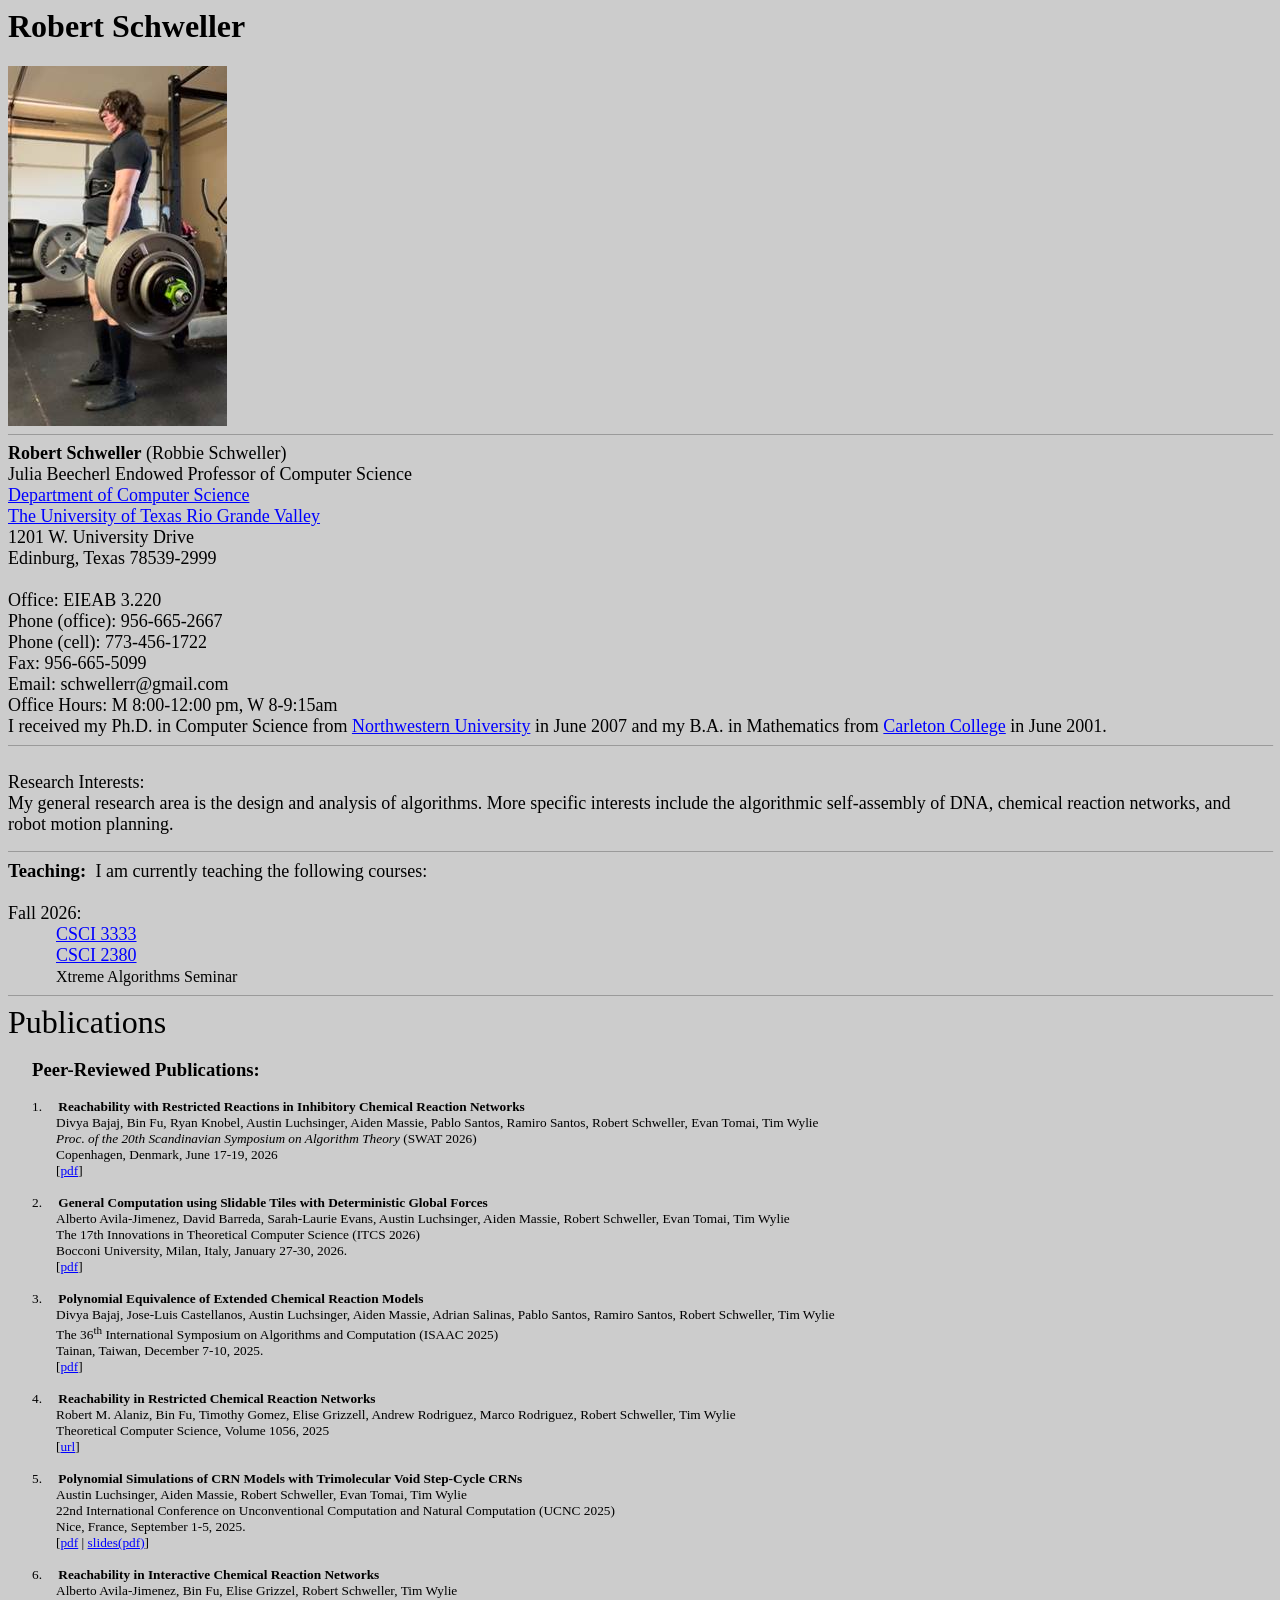
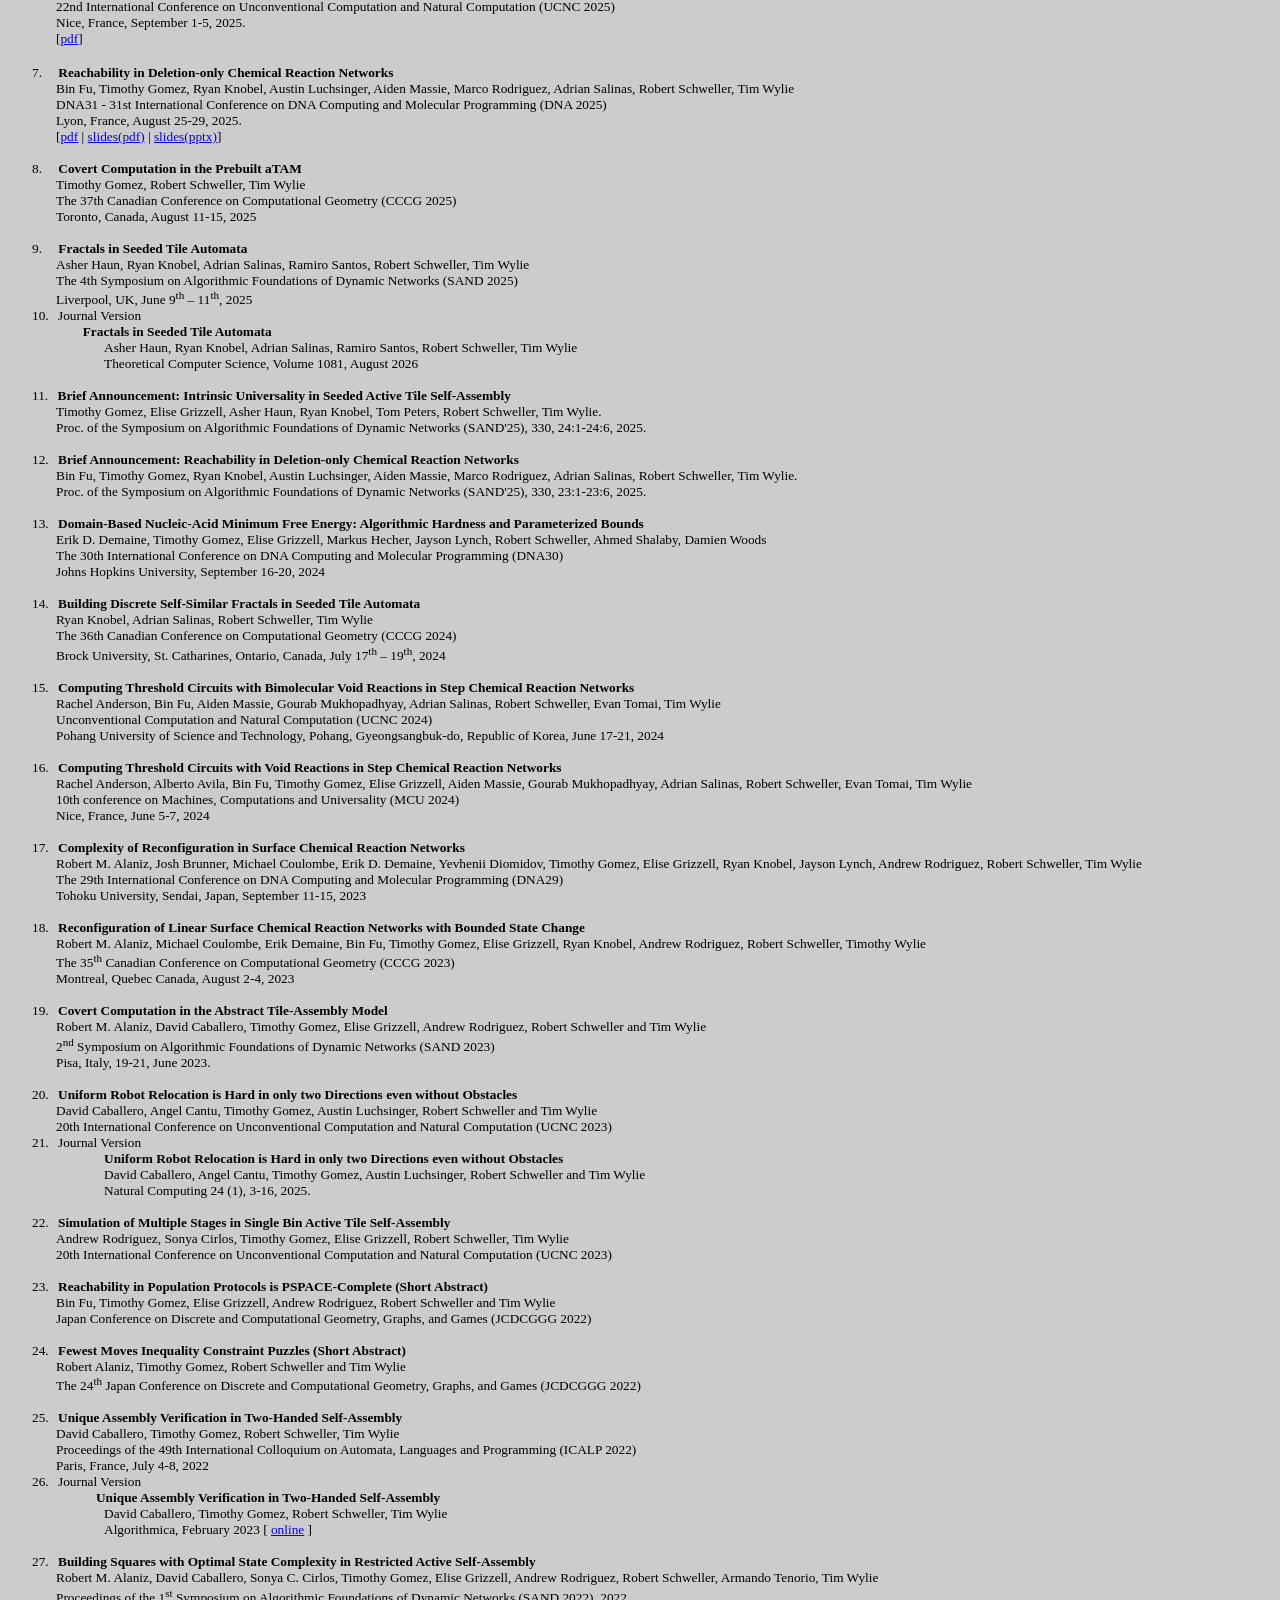
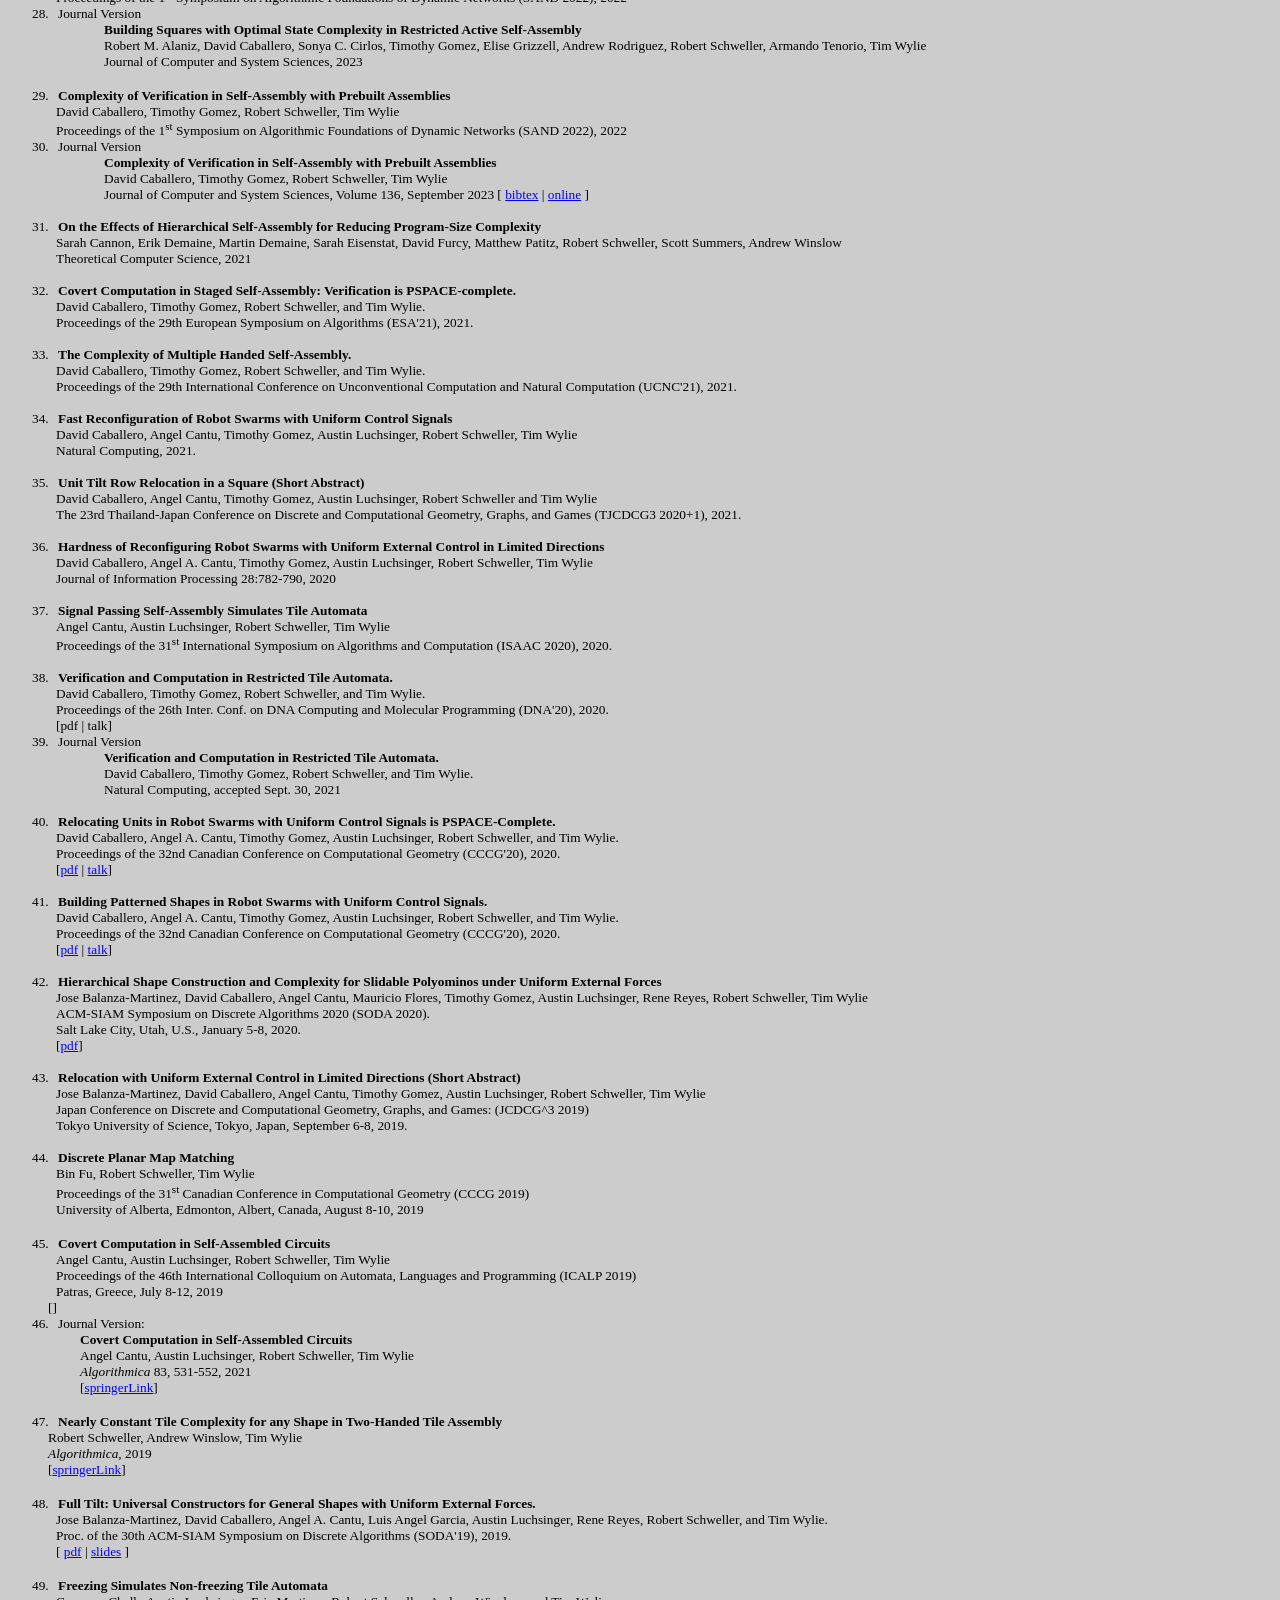
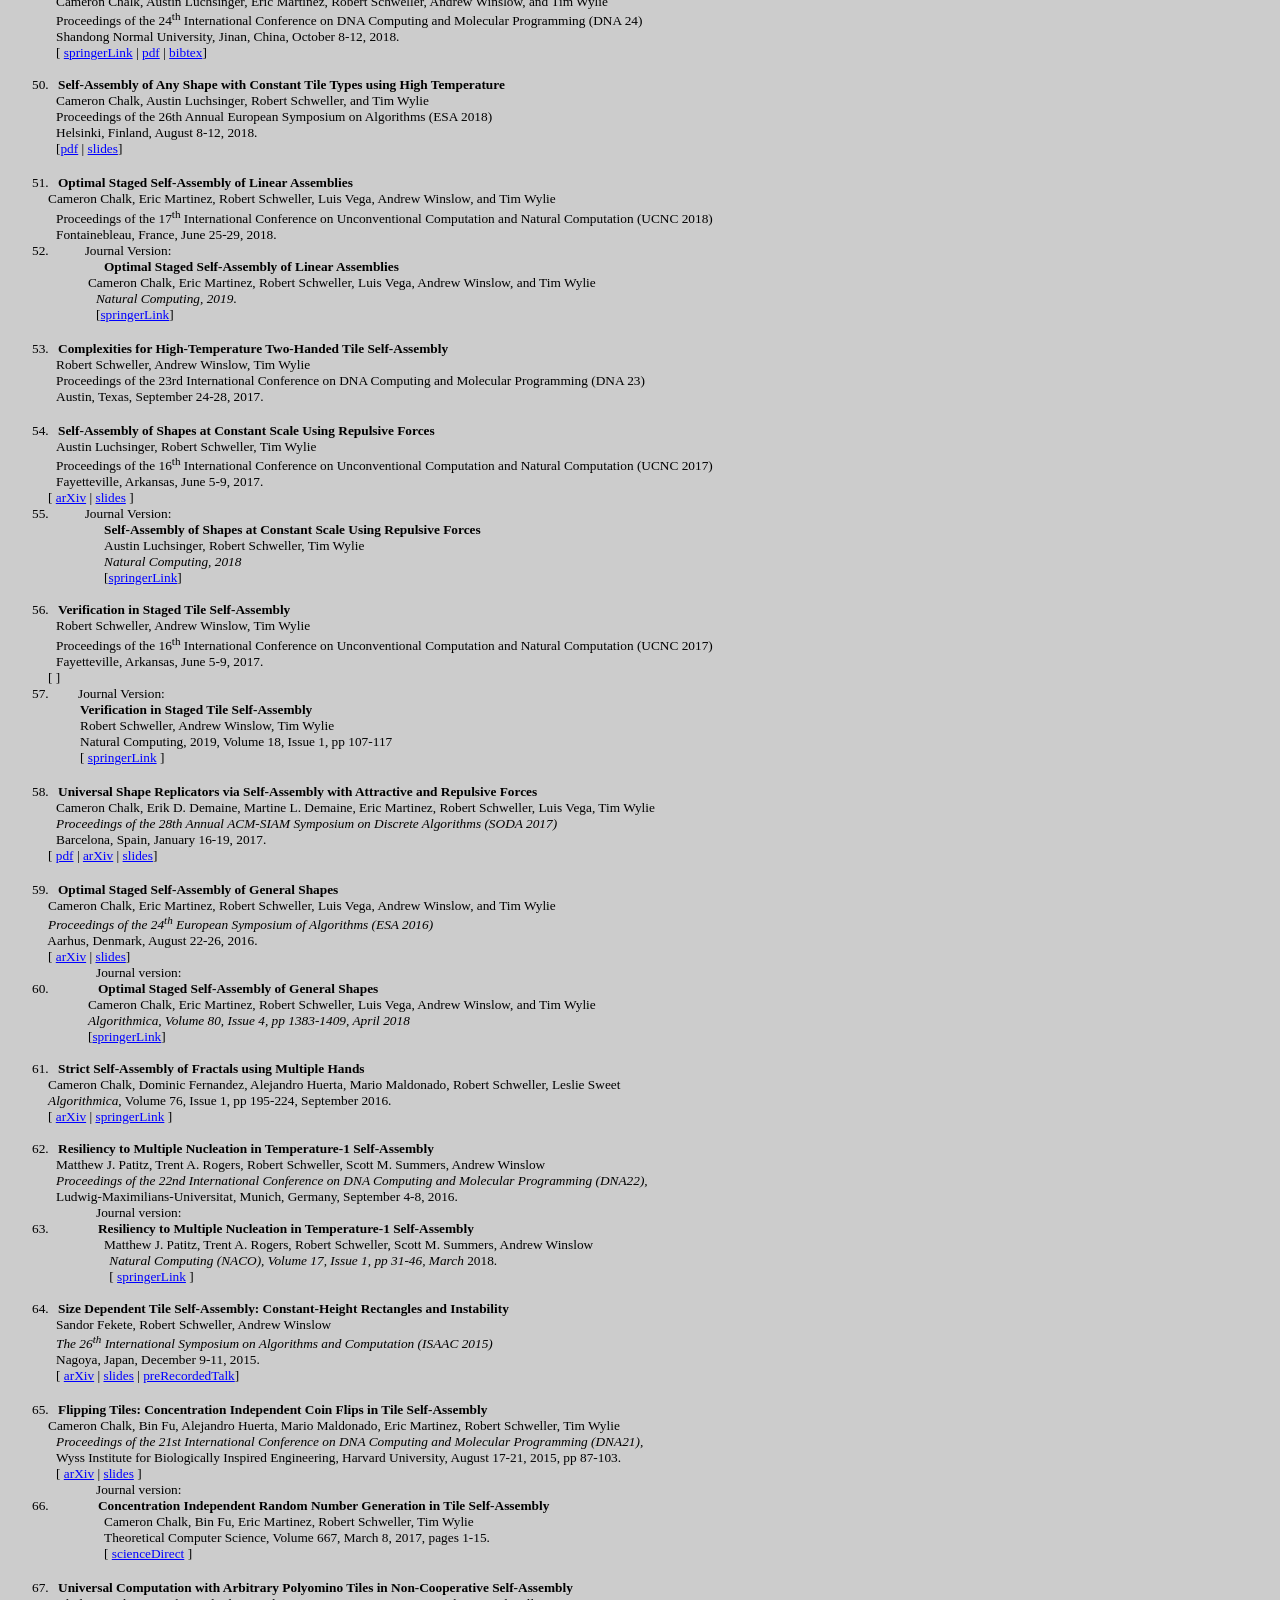
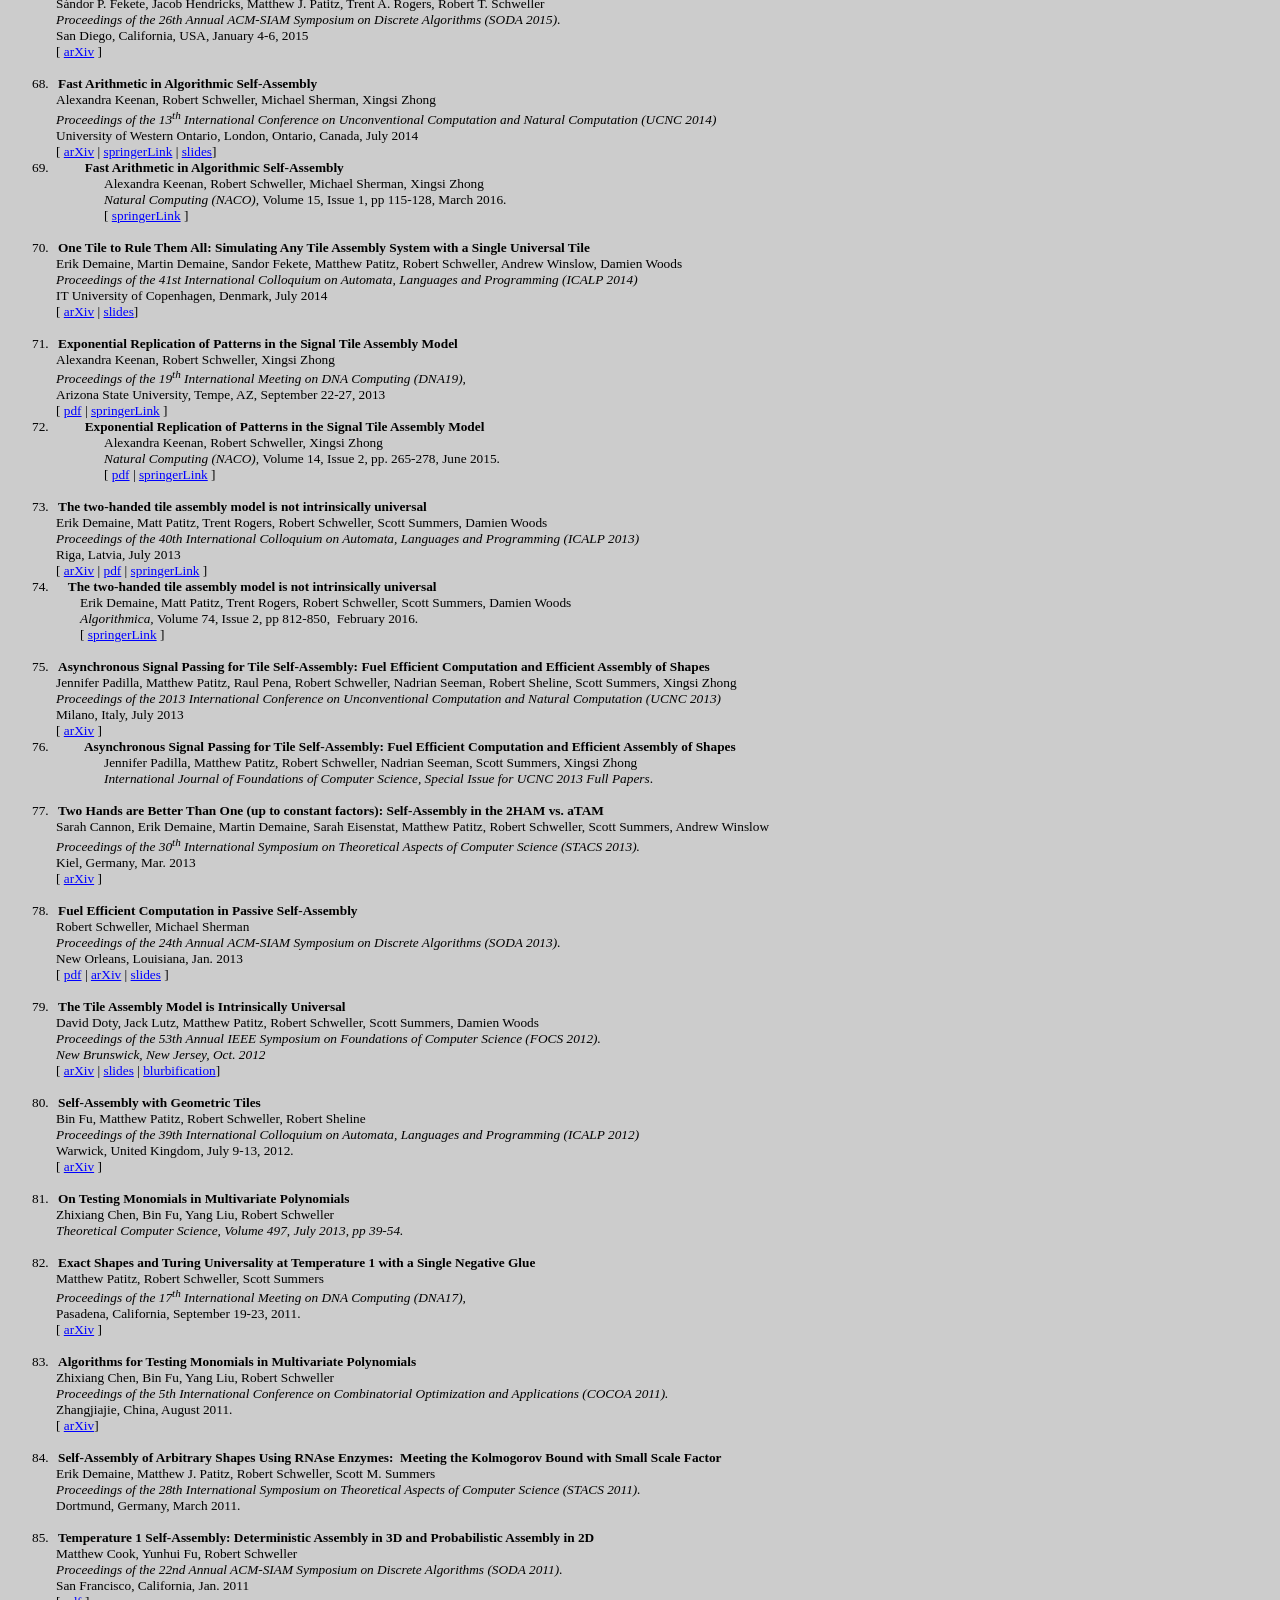
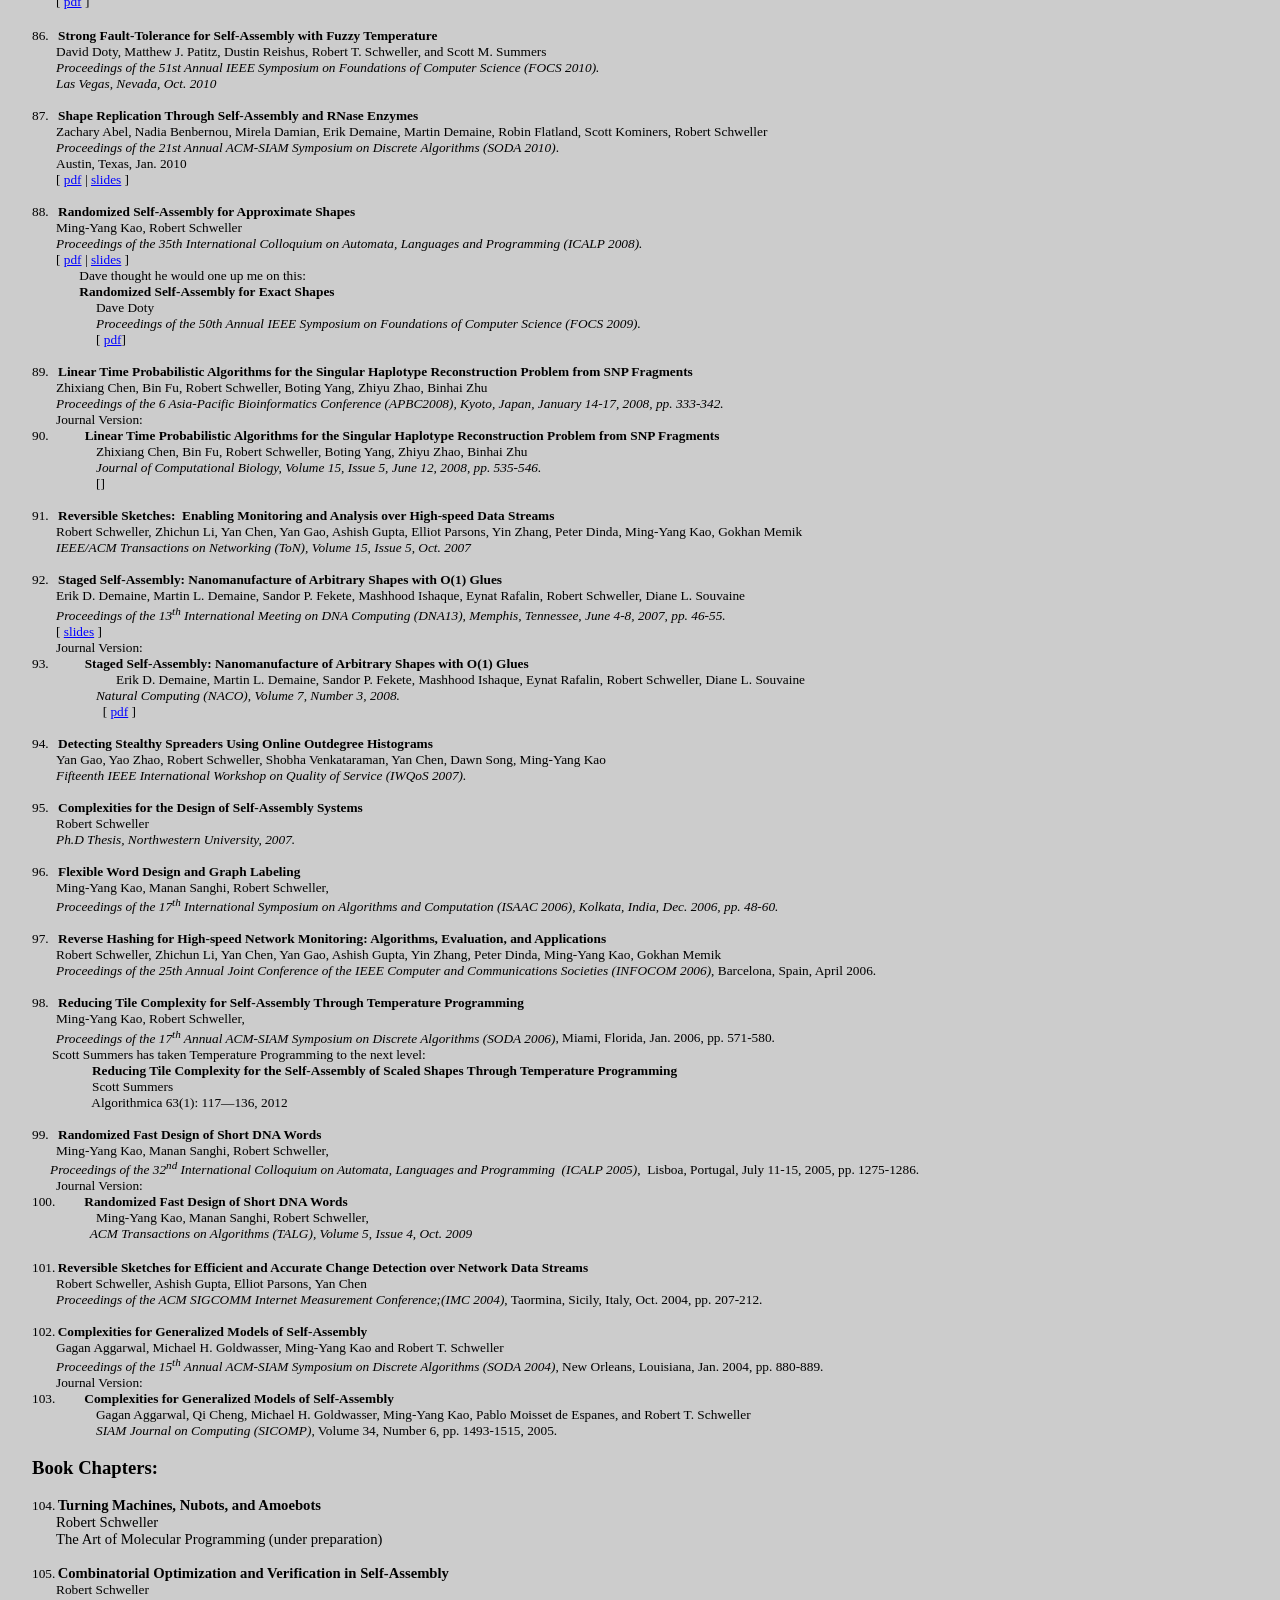
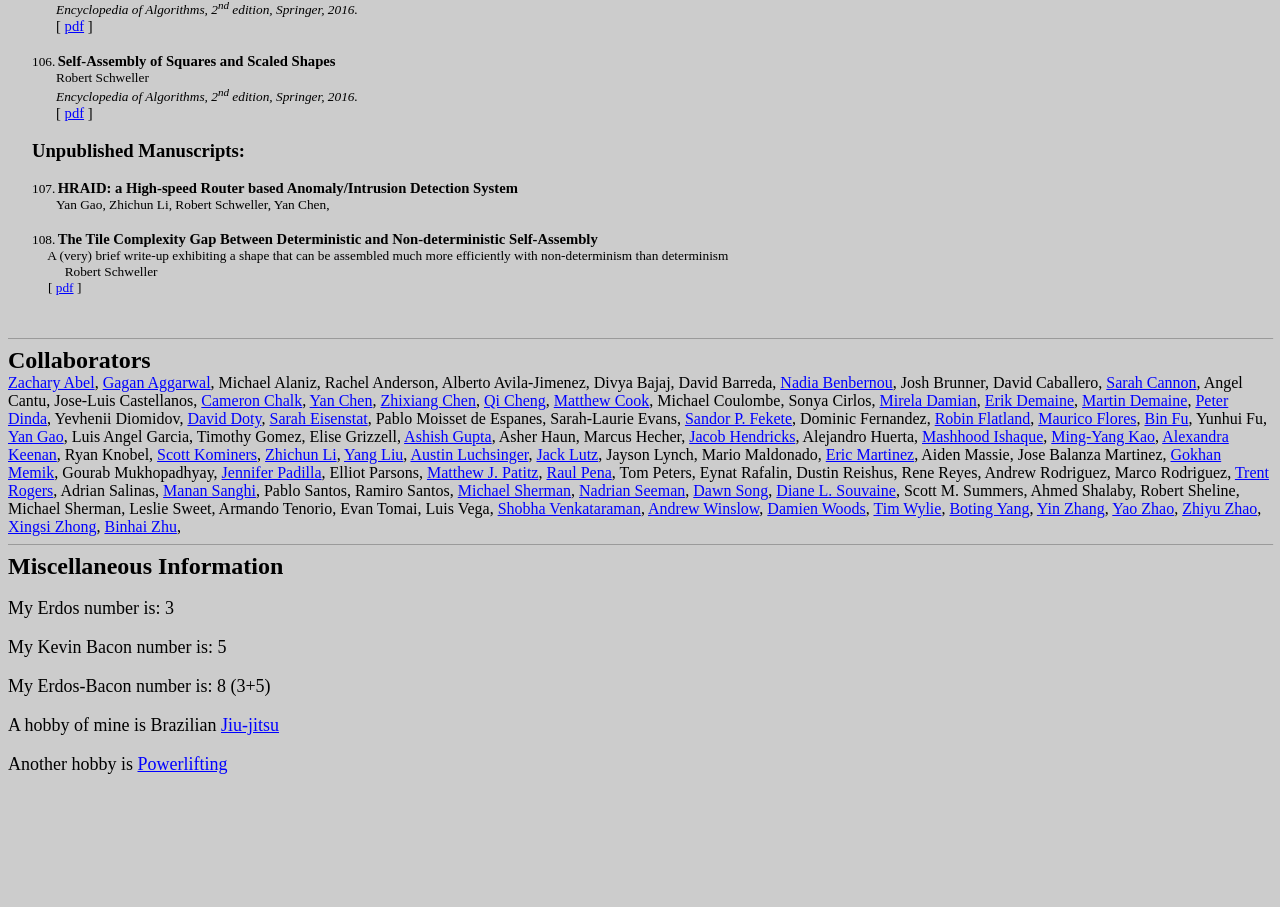
<file: index_utf8_fixed.html>
<html xmlns:v="urn:schemas-microsoft-com:vml"
xmlns:o="urn:schemas-microsoft-com:office:office"
xmlns:w="urn:schemas-microsoft-com:office:word"
xmlns:dt="uuid:C2F41010-65B3-11d1-A29F-00AA00C14882"
xmlns:m="http://schemas.microsoft.com/office/2004/12/omml"
xmlns="http://www.w3.org/TR/REC-html40">

<head>
<meta charset="utf-8">
<meta name=ProgId content=Word.Document>
<meta name=Generator content="Microsoft Word 15">
<meta name=Originator content="Microsoft Word 15">
<link rel=File-List href="index_files/filelist.xml">
<link rel=Edit-Time-Data href="index_files/editdata.mso">
<!--[if !mso]>
<style>
v\:* {behavior:url(#default#VML);}
o\:* {behavior:url(#default#VML);}
w\:* {behavior:url(#default#VML);}
.shape {behavior:url(#default#VML);}
</style>
<![endif]-->
<title>Robert Schweller</title>
<!--[if gte mso 9]><xml>
 <o:DocumentProperties>
  <o:Author>Computer Science</o:Author>
  <o:Template>Normal</o:Template>
  <o:LastAuthor>Robert Schweller</o:LastAuthor>
  <o:Revision>333</o:Revision>
  <o:TotalTime>2540</o:TotalTime>
  <o:Created>2015-03-12T21:18:00Z</o:Created>
  <o:LastSaved>2026-10-26T15:20:00Z</o:LastSaved>
  <o:Pages>1</o:Pages>
  <o:Words>6065</o:Words>
  <o:Characters>34572</o:Characters>
  <o:Company>UTPA</o:Company>
  <o:Lines>288</o:Lines>
  <o:Paragraphs>81</o:Paragraphs>
  <o:CharactersWithSpaces>40556</o:CharactersWithSpaces>
  <o:Version>16.00</o:Version>
 </o:DocumentProperties>
 <o:CustomDocumentProperties>
  <o:GrammarlyDocumentId dt:dt="string">0886421c4c43cdb829a65b4bc49de18c571c773813da4d6c07b3f28644b49b05</o:GrammarlyDocumentId>
 </o:CustomDocumentProperties>
</xml><![endif]-->
<link rel=dataStoreItem href="index_files/item0007.xml"
target="index_files/props008.xml">
<link rel=themeData href="index_files/themedata.thmx">
<link rel=colorSchemeMapping href="index_files/colorschememapping.xml">
<!--[if gte mso 9]><xml>
 <w:WordDocument>
  <w:TrackMoves>false</w:TrackMoves>
  <w:TrackFormatting/>
  <w:ValidateAgainstSchemas/>
  <w:SaveIfXMLInvalid>false</w:SaveIfXMLInvalid>
  <w:IgnoreMixedContent>false</w:IgnoreMixedContent>
  <w:AlwaysShowPlaceholderText>false</w:AlwaysShowPlaceholderText>
  <w:DoNotPromoteQF/>
  <w:LidThemeOther>EN-US</w:LidThemeOther>
  <w:LidThemeAsian>X-NONE</w:LidThemeAsian>
  <w:LidThemeComplexScript>X-NONE</w:LidThemeComplexScript>
  <w:Compatibility>
   <w:BreakWrappedTables/>
   <w:SnapToGridInCell/>
   <w:WrapTextWithPunct/>
   <w:UseAsianBreakRules/>
   <w:DontGrowAutofit/>
   <w:SplitPgBreakAndParaMark/>
   <w:DontVertAlignCellWithSp/>
   <w:DontBreakConstrainedForcedTables/>
   <w:DontVertAlignInTxbx/>
   <w:Word11KerningPairs/>
   <w:CachedColBalance/>
  </w:Compatibility>
  <w:BrowserLevel>MicrosoftInternetExplorer4</w:BrowserLevel>
  <m:mathPr>
   <m:mathFont m:val="Cambria Math"/>
   <m:brkBin m:val="before"/>
   <m:brkBinSub m:val="&#45;-"/>
   <m:smallFrac m:val="off"/>
   <m:dispDef/>
   <m:lMargin m:val="0"/>
   <m:rMargin m:val="0"/>
   <m:defJc m:val="centerGroup"/>
   <m:wrapIndent m:val="1440"/>
   <m:intLim m:val="subSup"/>
   <m:naryLim m:val="undOvr"/>
  </m:mathPr></w:WordDocument>
</xml><![endif]--><!--[if gte mso 9]><xml>
 <w:LatentStyles DefLockedState="false" DefUnhideWhenUsed="false"
  DefSemiHidden="false" DefQFormat="false" DefPriority="99"
  LatentStyleCount="376">
  <w:LsdException Locked="false" Priority="0" QFormat="true" Name="Normal"/>
  <w:LsdException Locked="false" Priority="9" QFormat="true" Name="heading 1"/>
  <w:LsdException Locked="false" Priority="9" SemiHidden="true"
   UnhideWhenUsed="true" QFormat="true" Name="heading 2"/>
  <w:LsdException Locked="false" Priority="9" SemiHidden="true"
   UnhideWhenUsed="true" QFormat="true" Name="heading 3"/>
  <w:LsdException Locked="false" Priority="9" SemiHidden="true"
   UnhideWhenUsed="true" QFormat="true" Name="heading 4"/>
  <w:LsdException Locked="false" Priority="9" SemiHidden="true"
   UnhideWhenUsed="true" QFormat="true" Name="heading 5"/>
  <w:LsdException Locked="false" Priority="9" SemiHidden="true"
   UnhideWhenUsed="true" QFormat="true" Name="heading 6"/>
  <w:LsdException Locked="false" Priority="9" SemiHidden="true"
   UnhideWhenUsed="true" QFormat="true" Name="heading 7"/>
  <w:LsdException Locked="false" Priority="9" SemiHidden="true"
   UnhideWhenUsed="true" QFormat="true" Name="heading 8"/>
  <w:LsdException Locked="false" Priority="9" SemiHidden="true"
   UnhideWhenUsed="true" QFormat="true" Name="heading 9"/>
  <w:LsdException Locked="false" SemiHidden="true" UnhideWhenUsed="true"
   Name="index 1"/>
  <w:LsdException Locked="false" SemiHidden="true" UnhideWhenUsed="true"
   Name="index 2"/>
  <w:LsdException Locked="false" SemiHidden="true" UnhideWhenUsed="true"
   Name="index 3"/>
  <w:LsdException Locked="false" SemiHidden="true" UnhideWhenUsed="true"
   Name="index 4"/>
  <w:LsdException Locked="false" SemiHidden="true" UnhideWhenUsed="true"
   Name="index 5"/>
  <w:LsdException Locked="false" SemiHidden="true" UnhideWhenUsed="true"
   Name="index 6"/>
  <w:LsdException Locked="false" SemiHidden="true" UnhideWhenUsed="true"
   Name="index 7"/>
  <w:LsdException Locked="false" SemiHidden="true" UnhideWhenUsed="true"
   Name="index 8"/>
  <w:LsdException Locked="false" SemiHidden="true" UnhideWhenUsed="true"
   Name="index 9"/>
  <w:LsdException Locked="false" Priority="39" SemiHidden="true"
   UnhideWhenUsed="true" Name="toc 1"/>
  <w:LsdException Locked="false" Priority="39" SemiHidden="true"
   UnhideWhenUsed="true" Name="toc 2"/>
  <w:LsdException Locked="false" Priority="39" SemiHidden="true"
   UnhideWhenUsed="true" Name="toc 3"/>
  <w:LsdException Locked="false" Priority="39" SemiHidden="true"
   UnhideWhenUsed="true" Name="toc 4"/>
  <w:LsdException Locked="false" Priority="39" SemiHidden="true"
   UnhideWhenUsed="true" Name="toc 5"/>
  <w:LsdException Locked="false" Priority="39" SemiHidden="true"
   UnhideWhenUsed="true" Name="toc 6"/>
  <w:LsdException Locked="false" Priority="39" SemiHidden="true"
   UnhideWhenUsed="true" Name="toc 7"/>
  <w:LsdException Locked="false" Priority="39" SemiHidden="true"
   UnhideWhenUsed="true" Name="toc 8"/>
  <w:LsdException Locked="false" Priority="39" SemiHidden="true"
   UnhideWhenUsed="true" Name="toc 9"/>
  <w:LsdException Locked="false" SemiHidden="true" UnhideWhenUsed="true"
   Name="Normal Indent"/>
  <w:LsdException Locked="false" SemiHidden="true" UnhideWhenUsed="true"
   Name="footnote text"/>
  <w:LsdException Locked="false" SemiHidden="true" UnhideWhenUsed="true"
   Name="annotation text"/>
  <w:LsdException Locked="false" SemiHidden="true" UnhideWhenUsed="true"
   Name="header"/>
  <w:LsdException Locked="false" SemiHidden="true" UnhideWhenUsed="true"
   Name="footer"/>
  <w:LsdException Locked="false" SemiHidden="true" UnhideWhenUsed="true"
   Name="index heading"/>
  <w:LsdException Locked="false" Priority="35" SemiHidden="true"
   UnhideWhenUsed="true" QFormat="true" Name="caption"/>
  <w:LsdException Locked="false" SemiHidden="true" UnhideWhenUsed="true"
   Name="table of figures"/>
  <w:LsdException Locked="false" SemiHidden="true" UnhideWhenUsed="true"
   Name="envelope address"/>
  <w:LsdException Locked="false" SemiHidden="true" UnhideWhenUsed="true"
   Name="envelope return"/>
  <w:LsdException Locked="false" SemiHidden="true" UnhideWhenUsed="true"
   Name="footnote reference"/>
  <w:LsdException Locked="false" SemiHidden="true" UnhideWhenUsed="true"
   Name="annotation reference"/>
  <w:LsdException Locked="false" SemiHidden="true" UnhideWhenUsed="true"
   Name="line number"/>
  <w:LsdException Locked="false" SemiHidden="true" UnhideWhenUsed="true"
   Name="page number"/>
  <w:LsdException Locked="false" SemiHidden="true" UnhideWhenUsed="true"
   Name="endnote reference"/>
  <w:LsdException Locked="false" SemiHidden="true" UnhideWhenUsed="true"
   Name="endnote text"/>
  <w:LsdException Locked="false" SemiHidden="true" UnhideWhenUsed="true"
   Name="table of authorities"/>
  <w:LsdException Locked="false" SemiHidden="true" UnhideWhenUsed="true"
   Name="macro"/>
  <w:LsdException Locked="false" SemiHidden="true" UnhideWhenUsed="true"
   Name="toa heading"/>
  <w:LsdException Locked="false" SemiHidden="true" UnhideWhenUsed="true"
   Name="List"/>
  <w:LsdException Locked="false" SemiHidden="true" UnhideWhenUsed="true"
   Name="List Bullet"/>
  <w:LsdException Locked="false" SemiHidden="true" UnhideWhenUsed="true"
   Name="List Number"/>
  <w:LsdException Locked="false" SemiHidden="true" UnhideWhenUsed="true"
   Name="List 2"/>
  <w:LsdException Locked="false" SemiHidden="true" UnhideWhenUsed="true"
   Name="List 3"/>
  <w:LsdException Locked="false" SemiHidden="true" UnhideWhenUsed="true"
   Name="List 4"/>
  <w:LsdException Locked="false" SemiHidden="true" UnhideWhenUsed="true"
   Name="List 5"/>
  <w:LsdException Locked="false" SemiHidden="true" UnhideWhenUsed="true"
   Name="List Bullet 2"/>
  <w:LsdException Locked="false" SemiHidden="true" UnhideWhenUsed="true"
   Name="List Bullet 3"/>
  <w:LsdException Locked="false" SemiHidden="true" UnhideWhenUsed="true"
   Name="List Bullet 4"/>
  <w:LsdException Locked="false" SemiHidden="true" UnhideWhenUsed="true"
   Name="List Bullet 5"/>
  <w:LsdException Locked="false" SemiHidden="true" UnhideWhenUsed="true"
   Name="List Number 2"/>
  <w:LsdException Locked="false" SemiHidden="true" UnhideWhenUsed="true"
   Name="List Number 3"/>
  <w:LsdException Locked="false" SemiHidden="true" UnhideWhenUsed="true"
   Name="List Number 4"/>
  <w:LsdException Locked="false" SemiHidden="true" UnhideWhenUsed="true"
   Name="List Number 5"/>
  <w:LsdException Locked="false" Priority="10" QFormat="true" Name="Title"/>
  <w:LsdException Locked="false" SemiHidden="true" UnhideWhenUsed="true"
   Name="Closing"/>
  <w:LsdException Locked="false" SemiHidden="true" UnhideWhenUsed="true"
   Name="Signature"/>
  <w:LsdException Locked="false" Priority="1" SemiHidden="true"
   UnhideWhenUsed="true" Name="Default Paragraph Font"/>
  <w:LsdException Locked="false" SemiHidden="true" UnhideWhenUsed="true"
   Name="Body Text"/>
  <w:LsdException Locked="false" SemiHidden="true" UnhideWhenUsed="true"
   Name="Body Text Indent"/>
  <w:LsdException Locked="false" SemiHidden="true" UnhideWhenUsed="true"
   Name="List Continue"/>
  <w:LsdException Locked="false" SemiHidden="true" UnhideWhenUsed="true"
   Name="List Continue 2"/>
  <w:LsdException Locked="false" SemiHidden="true" UnhideWhenUsed="true"
   Name="List Continue 3"/>
  <w:LsdException Locked="false" SemiHidden="true" UnhideWhenUsed="true"
   Name="List Continue 4"/>
  <w:LsdException Locked="false" SemiHidden="true" UnhideWhenUsed="true"
   Name="List Continue 5"/>
  <w:LsdException Locked="false" SemiHidden="true" UnhideWhenUsed="true"
   Name="Message Header"/>
  <w:LsdException Locked="false" Priority="11" QFormat="true" Name="Subtitle"/>
  <w:LsdException Locked="false" SemiHidden="true" UnhideWhenUsed="true"
   Name="Salutation"/>
  <w:LsdException Locked="false" SemiHidden="true" UnhideWhenUsed="true"
   Name="Date"/>
  <w:LsdException Locked="false" SemiHidden="true" UnhideWhenUsed="true"
   Name="Body Text First Indent"/>
  <w:LsdException Locked="false" SemiHidden="true" UnhideWhenUsed="true"
   Name="Body Text First Indent 2"/>
  <w:LsdException Locked="false" SemiHidden="true" UnhideWhenUsed="true"
   Name="Note Heading"/>
  <w:LsdException Locked="false" SemiHidden="true" UnhideWhenUsed="true"
   Name="Body Text 2"/>
  <w:LsdException Locked="false" SemiHidden="true" UnhideWhenUsed="true"
   Name="Body Text 3"/>
  <w:LsdException Locked="false" SemiHidden="true" UnhideWhenUsed="true"
   Name="Body Text Indent 2"/>
  <w:LsdException Locked="false" SemiHidden="true" UnhideWhenUsed="true"
   Name="Body Text Indent 3"/>
  <w:LsdException Locked="false" SemiHidden="true" UnhideWhenUsed="true"
   Name="Block Text"/>
  <w:LsdException Locked="false" SemiHidden="true" UnhideWhenUsed="true"
   Name="Hyperlink"/>
  <w:LsdException Locked="false" SemiHidden="true" UnhideWhenUsed="true"
   Name="FollowedHyperlink"/>
  <w:LsdException Locked="false" Priority="22" QFormat="true" Name="Strong"/>
  <w:LsdException Locked="false" Priority="20" QFormat="true" Name="Emphasis"/>
  <w:LsdException Locked="false" SemiHidden="true" UnhideWhenUsed="true"
   Name="Document Map"/>
  <w:LsdException Locked="false" SemiHidden="true" UnhideWhenUsed="true"
   Name="Plain Text"/>
  <w:LsdException Locked="false" SemiHidden="true" UnhideWhenUsed="true"
   Name="E-mail Signature"/>
  <w:LsdException Locked="false" SemiHidden="true" UnhideWhenUsed="true"
   Name="HTML Top of Form"/>
  <w:LsdException Locked="false" SemiHidden="true" UnhideWhenUsed="true"
   Name="HTML Bottom of Form"/>
  <w:LsdException Locked="false" SemiHidden="true" UnhideWhenUsed="true"
   Name="Normal (Web)"/>
  <w:LsdException Locked="false" SemiHidden="true" UnhideWhenUsed="true"
   Name="HTML Acronym"/>
  <w:LsdException Locked="false" SemiHidden="true" UnhideWhenUsed="true"
   Name="HTML Address"/>
  <w:LsdException Locked="false" SemiHidden="true" UnhideWhenUsed="true"
   Name="HTML Cite"/>
  <w:LsdException Locked="false" SemiHidden="true" UnhideWhenUsed="true"
   Name="HTML Code"/>
  <w:LsdException Locked="false" SemiHidden="true" UnhideWhenUsed="true"
   Name="HTML Definition"/>
  <w:LsdException Locked="false" SemiHidden="true" UnhideWhenUsed="true"
   Name="HTML Keyboard"/>
  <w:LsdException Locked="false" SemiHidden="true" UnhideWhenUsed="true"
   Name="HTML Preformatted"/>
  <w:LsdException Locked="false" SemiHidden="true" UnhideWhenUsed="true"
   Name="HTML Sample"/>
  <w:LsdException Locked="false" SemiHidden="true" UnhideWhenUsed="true"
   Name="HTML Typewriter"/>
  <w:LsdException Locked="false" SemiHidden="true" UnhideWhenUsed="true"
   Name="HTML Variable"/>
  <w:LsdException Locked="false" SemiHidden="true" UnhideWhenUsed="true"
   Name="Normal Table"/>
  <w:LsdException Locked="false" SemiHidden="true" UnhideWhenUsed="true"
   Name="annotation subject"/>
  <w:LsdException Locked="false" SemiHidden="true" UnhideWhenUsed="true"
   Name="No List"/>
  <w:LsdException Locked="false" SemiHidden="true" UnhideWhenUsed="true"
   Name="Outline List 1"/>
  <w:LsdException Locked="false" SemiHidden="true" UnhideWhenUsed="true"
   Name="Outline List 2"/>
  <w:LsdException Locked="false" SemiHidden="true" UnhideWhenUsed="true"
   Name="Outline List 3"/>
  <w:LsdException Locked="false" SemiHidden="true" UnhideWhenUsed="true"
   Name="Table Simple 1"/>
  <w:LsdException Locked="false" SemiHidden="true" UnhideWhenUsed="true"
   Name="Table Simple 2"/>
  <w:LsdException Locked="false" SemiHidden="true" UnhideWhenUsed="true"
   Name="Table Simple 3"/>
  <w:LsdException Locked="false" SemiHidden="true" UnhideWhenUsed="true"
   Name="Table Classic 1"/>
  <w:LsdException Locked="false" SemiHidden="true" UnhideWhenUsed="true"
   Name="Table Classic 2"/>
  <w:LsdException Locked="false" SemiHidden="true" UnhideWhenUsed="true"
   Name="Table Classic 3"/>
  <w:LsdException Locked="false" SemiHidden="true" UnhideWhenUsed="true"
   Name="Table Classic 4"/>
  <w:LsdException Locked="false" SemiHidden="true" UnhideWhenUsed="true"
   Name="Table Colorful 1"/>
  <w:LsdException Locked="false" SemiHidden="true" UnhideWhenUsed="true"
   Name="Table Colorful 2"/>
  <w:LsdException Locked="false" SemiHidden="true" UnhideWhenUsed="true"
   Name="Table Colorful 3"/>
  <w:LsdException Locked="false" SemiHidden="true" UnhideWhenUsed="true"
   Name="Table Columns 1"/>
  <w:LsdException Locked="false" SemiHidden="true" UnhideWhenUsed="true"
   Name="Table Columns 2"/>
  <w:LsdException Locked="false" SemiHidden="true" UnhideWhenUsed="true"
   Name="Table Columns 3"/>
  <w:LsdException Locked="false" SemiHidden="true" UnhideWhenUsed="true"
   Name="Table Columns 4"/>
  <w:LsdException Locked="false" SemiHidden="true" UnhideWhenUsed="true"
   Name="Table Columns 5"/>
  <w:LsdException Locked="false" SemiHidden="true" UnhideWhenUsed="true"
   Name="Table Grid 1"/>
  <w:LsdException Locked="false" SemiHidden="true" UnhideWhenUsed="true"
   Name="Table Grid 2"/>
  <w:LsdException Locked="false" SemiHidden="true" UnhideWhenUsed="true"
   Name="Table Grid 3"/>
  <w:LsdException Locked="false" SemiHidden="true" UnhideWhenUsed="true"
   Name="Table Grid 4"/>
  <w:LsdException Locked="false" SemiHidden="true" UnhideWhenUsed="true"
   Name="Table Grid 5"/>
  <w:LsdException Locked="false" SemiHidden="true" UnhideWhenUsed="true"
   Name="Table Grid 6"/>
  <w:LsdException Locked="false" SemiHidden="true" UnhideWhenUsed="true"
   Name="Table Grid 7"/>
  <w:LsdException Locked="false" SemiHidden="true" UnhideWhenUsed="true"
   Name="Table Grid 8"/>
  <w:LsdException Locked="false" SemiHidden="true" UnhideWhenUsed="true"
   Name="Table List 1"/>
  <w:LsdException Locked="false" SemiHidden="true" UnhideWhenUsed="true"
   Name="Table List 2"/>
  <w:LsdException Locked="false" SemiHidden="true" UnhideWhenUsed="true"
   Name="Table List 3"/>
  <w:LsdException Locked="false" SemiHidden="true" UnhideWhenUsed="true"
   Name="Table List 4"/>
  <w:LsdException Locked="false" SemiHidden="true" UnhideWhenUsed="true"
   Name="Table List 5"/>
  <w:LsdException Locked="false" SemiHidden="true" UnhideWhenUsed="true"
   Name="Table List 6"/>
  <w:LsdException Locked="false" SemiHidden="true" UnhideWhenUsed="true"
   Name="Table List 7"/>
  <w:LsdException Locked="false" SemiHidden="true" UnhideWhenUsed="true"
   Name="Table List 8"/>
  <w:LsdException Locked="false" SemiHidden="true" UnhideWhenUsed="true"
   Name="Table 3D effects 1"/>
  <w:LsdException Locked="false" SemiHidden="true" UnhideWhenUsed="true"
   Name="Table 3D effects 2"/>
  <w:LsdException Locked="false" SemiHidden="true" UnhideWhenUsed="true"
   Name="Table 3D effects 3"/>
  <w:LsdException Locked="false" SemiHidden="true" UnhideWhenUsed="true"
   Name="Table Contemporary"/>
  <w:LsdException Locked="false" SemiHidden="true" UnhideWhenUsed="true"
   Name="Table Elegant"/>
  <w:LsdException Locked="false" SemiHidden="true" UnhideWhenUsed="true"
   Name="Table Professional"/>
  <w:LsdException Locked="false" SemiHidden="true" UnhideWhenUsed="true"
   Name="Table Subtle 1"/>
  <w:LsdException Locked="false" SemiHidden="true" UnhideWhenUsed="true"
   Name="Table Subtle 2"/>
  <w:LsdException Locked="false" SemiHidden="true" UnhideWhenUsed="true"
   Name="Table Web 1"/>
  <w:LsdException Locked="false" SemiHidden="true" UnhideWhenUsed="true"
   Name="Table Web 2"/>
  <w:LsdException Locked="false" SemiHidden="true" UnhideWhenUsed="true"
   Name="Table Web 3"/>
  <w:LsdException Locked="false" SemiHidden="true" UnhideWhenUsed="true"
   Name="Balloon Text"/>
  <w:LsdException Locked="false" Priority="59" Name="Table Grid"/>
  <w:LsdException Locked="false" SemiHidden="true" UnhideWhenUsed="true"
   Name="Table Theme"/>
  <w:LsdException Locked="false" SemiHidden="true" Name="Placeholder Text"/>
  <w:LsdException Locked="false" Priority="1" QFormat="true" Name="No Spacing"/>
  <w:LsdException Locked="false" Priority="60" Name="Light Shading"/>
  <w:LsdException Locked="false" Priority="61" Name="Light List"/>
  <w:LsdException Locked="false" Priority="62" Name="Light Grid"/>
  <w:LsdException Locked="false" Priority="63" Name="Medium Shading 1"/>
  <w:LsdException Locked="false" Priority="64" Name="Medium Shading 2"/>
  <w:LsdException Locked="false" Priority="65" Name="Medium List 1"/>
  <w:LsdException Locked="false" Priority="66" Name="Medium List 2"/>
  <w:LsdException Locked="false" Priority="67" Name="Medium Grid 1"/>
  <w:LsdException Locked="false" Priority="68" Name="Medium Grid 2"/>
  <w:LsdException Locked="false" Priority="69" Name="Medium Grid 3"/>
  <w:LsdException Locked="false" Priority="70" Name="Dark List"/>
  <w:LsdException Locked="false" Priority="71" Name="Colorful Shading"/>
  <w:LsdException Locked="false" Priority="72" Name="Colorful List"/>
  <w:LsdException Locked="false" Priority="73" Name="Colorful Grid"/>
  <w:LsdException Locked="false" Priority="60" Name="Light Shading Accent 1"/>
  <w:LsdException Locked="false" Priority="61" Name="Light List Accent 1"/>
  <w:LsdException Locked="false" Priority="62" Name="Light Grid Accent 1"/>
  <w:LsdException Locked="false" Priority="63" Name="Medium Shading 1 Accent 1"/>
  <w:LsdException Locked="false" Priority="64" Name="Medium Shading 2 Accent 1"/>
  <w:LsdException Locked="false" Priority="65" Name="Medium List 1 Accent 1"/>
  <w:LsdException Locked="false" SemiHidden="true" Name="Revision"/>
  <w:LsdException Locked="false" Priority="34" QFormat="true"
   Name="List Paragraph"/>
  <w:LsdException Locked="false" Priority="29" QFormat="true" Name="Quote"/>
  <w:LsdException Locked="false" Priority="30" QFormat="true"
   Name="Intense Quote"/>
  <w:LsdException Locked="false" Priority="66" Name="Medium List 2 Accent 1"/>
  <w:LsdException Locked="false" Priority="67" Name="Medium Grid 1 Accent 1"/>
  <w:LsdException Locked="false" Priority="68" Name="Medium Grid 2 Accent 1"/>
  <w:LsdException Locked="false" Priority="69" Name="Medium Grid 3 Accent 1"/>
  <w:LsdException Locked="false" Priority="70" Name="Dark List Accent 1"/>
  <w:LsdException Locked="false" Priority="71" Name="Colorful Shading Accent 1"/>
  <w:LsdException Locked="false" Priority="72" Name="Colorful List Accent 1"/>
  <w:LsdException Locked="false" Priority="73" Name="Colorful Grid Accent 1"/>
  <w:LsdException Locked="false" Priority="60" Name="Light Shading Accent 2"/>
  <w:LsdException Locked="false" Priority="61" Name="Light List Accent 2"/>
  <w:LsdException Locked="false" Priority="62" Name="Light Grid Accent 2"/>
  <w:LsdException Locked="false" Priority="63" Name="Medium Shading 1 Accent 2"/>
  <w:LsdException Locked="false" Priority="64" Name="Medium Shading 2 Accent 2"/>
  <w:LsdException Locked="false" Priority="65" Name="Medium List 1 Accent 2"/>
  <w:LsdException Locked="false" Priority="66" Name="Medium List 2 Accent 2"/>
  <w:LsdException Locked="false" Priority="67" Name="Medium Grid 1 Accent 2"/>
  <w:LsdException Locked="false" Priority="68" Name="Medium Grid 2 Accent 2"/>
  <w:LsdException Locked="false" Priority="69" Name="Medium Grid 3 Accent 2"/>
  <w:LsdException Locked="false" Priority="70" Name="Dark List Accent 2"/>
  <w:LsdException Locked="false" Priority="71" Name="Colorful Shading Accent 2"/>
  <w:LsdException Locked="false" Priority="72" Name="Colorful List Accent 2"/>
  <w:LsdException Locked="false" Priority="73" Name="Colorful Grid Accent 2"/>
  <w:LsdException Locked="false" Priority="60" Name="Light Shading Accent 3"/>
  <w:LsdException Locked="false" Priority="61" Name="Light List Accent 3"/>
  <w:LsdException Locked="false" Priority="62" Name="Light Grid Accent 3"/>
  <w:LsdException Locked="false" Priority="63" Name="Medium Shading 1 Accent 3"/>
  <w:LsdException Locked="false" Priority="64" Name="Medium Shading 2 Accent 3"/>
  <w:LsdException Locked="false" Priority="65" Name="Medium List 1 Accent 3"/>
  <w:LsdException Locked="false" Priority="66" Name="Medium List 2 Accent 3"/>
  <w:LsdException Locked="false" Priority="67" Name="Medium Grid 1 Accent 3"/>
  <w:LsdException Locked="false" Priority="68" Name="Medium Grid 2 Accent 3"/>
  <w:LsdException Locked="false" Priority="69" Name="Medium Grid 3 Accent 3"/>
  <w:LsdException Locked="false" Priority="70" Name="Dark List Accent 3"/>
  <w:LsdException Locked="false" Priority="71" Name="Colorful Shading Accent 3"/>
  <w:LsdException Locked="false" Priority="72" Name="Colorful List Accent 3"/>
  <w:LsdException Locked="false" Priority="73" Name="Colorful Grid Accent 3"/>
  <w:LsdException Locked="false" Priority="60" Name="Light Shading Accent 4"/>
  <w:LsdException Locked="false" Priority="61" Name="Light List Accent 4"/>
  <w:LsdException Locked="false" Priority="62" Name="Light Grid Accent 4"/>
  <w:LsdException Locked="false" Priority="63" Name="Medium Shading 1 Accent 4"/>
  <w:LsdException Locked="false" Priority="64" Name="Medium Shading 2 Accent 4"/>
  <w:LsdException Locked="false" Priority="65" Name="Medium List 1 Accent 4"/>
  <w:LsdException Locked="false" Priority="66" Name="Medium List 2 Accent 4"/>
  <w:LsdException Locked="false" Priority="67" Name="Medium Grid 1 Accent 4"/>
  <w:LsdException Locked="false" Priority="68" Name="Medium Grid 2 Accent 4"/>
  <w:LsdException Locked="false" Priority="69" Name="Medium Grid 3 Accent 4"/>
  <w:LsdException Locked="false" Priority="70" Name="Dark List Accent 4"/>
  <w:LsdException Locked="false" Priority="71" Name="Colorful Shading Accent 4"/>
  <w:LsdException Locked="false" Priority="72" Name="Colorful List Accent 4"/>
  <w:LsdException Locked="false" Priority="73" Name="Colorful Grid Accent 4"/>
  <w:LsdException Locked="false" Priority="60" Name="Light Shading Accent 5"/>
  <w:LsdException Locked="false" Priority="61" Name="Light List Accent 5"/>
  <w:LsdException Locked="false" Priority="62" Name="Light Grid Accent 5"/>
  <w:LsdException Locked="false" Priority="63" Name="Medium Shading 1 Accent 5"/>
  <w:LsdException Locked="false" Priority="64" Name="Medium Shading 2 Accent 5"/>
  <w:LsdException Locked="false" Priority="65" Name="Medium List 1 Accent 5"/>
  <w:LsdException Locked="false" Priority="66" Name="Medium List 2 Accent 5"/>
  <w:LsdException Locked="false" Priority="67" Name="Medium Grid 1 Accent 5"/>
  <w:LsdException Locked="false" Priority="68" Name="Medium Grid 2 Accent 5"/>
  <w:LsdException Locked="false" Priority="69" Name="Medium Grid 3 Accent 5"/>
  <w:LsdException Locked="false" Priority="70" Name="Dark List Accent 5"/>
  <w:LsdException Locked="false" Priority="71" Name="Colorful Shading Accent 5"/>
  <w:LsdException Locked="false" Priority="72" Name="Colorful List Accent 5"/>
  <w:LsdException Locked="false" Priority="73" Name="Colorful Grid Accent 5"/>
  <w:LsdException Locked="false" Priority="60" Name="Light Shading Accent 6"/>
  <w:LsdException Locked="false" Priority="61" Name="Light List Accent 6"/>
  <w:LsdException Locked="false" Priority="62" Name="Light Grid Accent 6"/>
  <w:LsdException Locked="false" Priority="63" Name="Medium Shading 1 Accent 6"/>
  <w:LsdException Locked="false" Priority="64" Name="Medium Shading 2 Accent 6"/>
  <w:LsdException Locked="false" Priority="65" Name="Medium List 1 Accent 6"/>
  <w:LsdException Locked="false" Priority="66" Name="Medium List 2 Accent 6"/>
  <w:LsdException Locked="false" Priority="67" Name="Medium Grid 1 Accent 6"/>
  <w:LsdException Locked="false" Priority="68" Name="Medium Grid 2 Accent 6"/>
  <w:LsdException Locked="false" Priority="69" Name="Medium Grid 3 Accent 6"/>
  <w:LsdException Locked="false" Priority="70" Name="Dark List Accent 6"/>
  <w:LsdException Locked="false" Priority="71" Name="Colorful Shading Accent 6"/>
  <w:LsdException Locked="false" Priority="72" Name="Colorful List Accent 6"/>
  <w:LsdException Locked="false" Priority="73" Name="Colorful Grid Accent 6"/>
  <w:LsdException Locked="false" Priority="19" QFormat="true"
   Name="Subtle Emphasis"/>
  <w:LsdException Locked="false" Priority="21" QFormat="true"
   Name="Intense Emphasis"/>
  <w:LsdException Locked="false" Priority="31" QFormat="true"
   Name="Subtle Reference"/>
  <w:LsdException Locked="false" Priority="32" QFormat="true"
   Name="Intense Reference"/>
  <w:LsdException Locked="false" Priority="33" QFormat="true" Name="Book Title"/>
  <w:LsdException Locked="false" Priority="37" SemiHidden="true"
   UnhideWhenUsed="true" Name="Bibliography"/>
  <w:LsdException Locked="false" Priority="39" SemiHidden="true"
   UnhideWhenUsed="true" QFormat="true" Name="TOC Heading"/>
  <w:LsdException Locked="false" Priority="41" Name="Plain Table 1"/>
  <w:LsdException Locked="false" Priority="42" Name="Plain Table 2"/>
  <w:LsdException Locked="false" Priority="43" Name="Plain Table 3"/>
  <w:LsdException Locked="false" Priority="44" Name="Plain Table 4"/>
  <w:LsdException Locked="false" Priority="45" Name="Plain Table 5"/>
  <w:LsdException Locked="false" Priority="40" Name="Grid Table Light"/>
  <w:LsdException Locked="false" Priority="46" Name="Grid Table 1 Light"/>
  <w:LsdException Locked="false" Priority="47" Name="Grid Table 2"/>
  <w:LsdException Locked="false" Priority="48" Name="Grid Table 3"/>
  <w:LsdException Locked="false" Priority="49" Name="Grid Table 4"/>
  <w:LsdException Locked="false" Priority="50" Name="Grid Table 5 Dark"/>
  <w:LsdException Locked="false" Priority="51" Name="Grid Table 6 Colorful"/>
  <w:LsdException Locked="false" Priority="52" Name="Grid Table 7 Colorful"/>
  <w:LsdException Locked="false" Priority="46"
   Name="Grid Table 1 Light Accent 1"/>
  <w:LsdException Locked="false" Priority="47" Name="Grid Table 2 Accent 1"/>
  <w:LsdException Locked="false" Priority="48" Name="Grid Table 3 Accent 1"/>
  <w:LsdException Locked="false" Priority="49" Name="Grid Table 4 Accent 1"/>
  <w:LsdException Locked="false" Priority="50" Name="Grid Table 5 Dark Accent 1"/>
  <w:LsdException Locked="false" Priority="51"
   Name="Grid Table 6 Colorful Accent 1"/>
  <w:LsdException Locked="false" Priority="52"
   Name="Grid Table 7 Colorful Accent 1"/>
  <w:LsdException Locked="false" Priority="46"
   Name="Grid Table 1 Light Accent 2"/>
  <w:LsdException Locked="false" Priority="47" Name="Grid Table 2 Accent 2"/>
  <w:LsdException Locked="false" Priority="48" Name="Grid Table 3 Accent 2"/>
  <w:LsdException Locked="false" Priority="49" Name="Grid Table 4 Accent 2"/>
  <w:LsdException Locked="false" Priority="50" Name="Grid Table 5 Dark Accent 2"/>
  <w:LsdException Locked="false" Priority="51"
   Name="Grid Table 6 Colorful Accent 2"/>
  <w:LsdException Locked="false" Priority="52"
   Name="Grid Table 7 Colorful Accent 2"/>
  <w:LsdException Locked="false" Priority="46"
   Name="Grid Table 1 Light Accent 3"/>
  <w:LsdException Locked="false" Priority="47" Name="Grid Table 2 Accent 3"/>
  <w:LsdException Locked="false" Priority="48" Name="Grid Table 3 Accent 3"/>
  <w:LsdException Locked="false" Priority="49" Name="Grid Table 4 Accent 3"/>
  <w:LsdException Locked="false" Priority="50" Name="Grid Table 5 Dark Accent 3"/>
  <w:LsdException Locked="false" Priority="51"
   Name="Grid Table 6 Colorful Accent 3"/>
  <w:LsdException Locked="false" Priority="52"
   Name="Grid Table 7 Colorful Accent 3"/>
  <w:LsdException Locked="false" Priority="46"
   Name="Grid Table 1 Light Accent 4"/>
  <w:LsdException Locked="false" Priority="47" Name="Grid Table 2 Accent 4"/>
  <w:LsdException Locked="false" Priority="48" Name="Grid Table 3 Accent 4"/>
  <w:LsdException Locked="false" Priority="49" Name="Grid Table 4 Accent 4"/>
  <w:LsdException Locked="false" Priority="50" Name="Grid Table 5 Dark Accent 4"/>
  <w:LsdException Locked="false" Priority="51"
   Name="Grid Table 6 Colorful Accent 4"/>
  <w:LsdException Locked="false" Priority="52"
   Name="Grid Table 7 Colorful Accent 4"/>
  <w:LsdException Locked="false" Priority="46"
   Name="Grid Table 1 Light Accent 5"/>
  <w:LsdException Locked="false" Priority="47" Name="Grid Table 2 Accent 5"/>
  <w:LsdException Locked="false" Priority="48" Name="Grid Table 3 Accent 5"/>
  <w:LsdException Locked="false" Priority="49" Name="Grid Table 4 Accent 5"/>
  <w:LsdException Locked="false" Priority="50" Name="Grid Table 5 Dark Accent 5"/>
  <w:LsdException Locked="false" Priority="51"
   Name="Grid Table 6 Colorful Accent 5"/>
  <w:LsdException Locked="false" Priority="52"
   Name="Grid Table 7 Colorful Accent 5"/>
  <w:LsdException Locked="false" Priority="46"
   Name="Grid Table 1 Light Accent 6"/>
  <w:LsdException Locked="false" Priority="47" Name="Grid Table 2 Accent 6"/>
  <w:LsdException Locked="false" Priority="48" Name="Grid Table 3 Accent 6"/>
  <w:LsdException Locked="false" Priority="49" Name="Grid Table 4 Accent 6"/>
  <w:LsdException Locked="false" Priority="50" Name="Grid Table 5 Dark Accent 6"/>
  <w:LsdException Locked="false" Priority="51"
   Name="Grid Table 6 Colorful Accent 6"/>
  <w:LsdException Locked="false" Priority="52"
   Name="Grid Table 7 Colorful Accent 6"/>
  <w:LsdException Locked="false" Priority="46" Name="List Table 1 Light"/>
  <w:LsdException Locked="false" Priority="47" Name="List Table 2"/>
  <w:LsdException Locked="false" Priority="48" Name="List Table 3"/>
  <w:LsdException Locked="false" Priority="49" Name="List Table 4"/>
  <w:LsdException Locked="false" Priority="50" Name="List Table 5 Dark"/>
  <w:LsdException Locked="false" Priority="51" Name="List Table 6 Colorful"/>
  <w:LsdException Locked="false" Priority="52" Name="List Table 7 Colorful"/>
  <w:LsdException Locked="false" Priority="46"
   Name="List Table 1 Light Accent 1"/>
  <w:LsdException Locked="false" Priority="47" Name="List Table 2 Accent 1"/>
  <w:LsdException Locked="false" Priority="48" Name="List Table 3 Accent 1"/>
  <w:LsdException Locked="false" Priority="49" Name="List Table 4 Accent 1"/>
  <w:LsdException Locked="false" Priority="50" Name="List Table 5 Dark Accent 1"/>
  <w:LsdException Locked="false" Priority="51"
   Name="List Table 6 Colorful Accent 1"/>
  <w:LsdException Locked="false" Priority="52"
   Name="List Table 7 Colorful Accent 1"/>
  <w:LsdException Locked="false" Priority="46"
   Name="List Table 1 Light Accent 2"/>
  <w:LsdException Locked="false" Priority="47" Name="List Table 2 Accent 2"/>
  <w:LsdException Locked="false" Priority="48" Name="List Table 3 Accent 2"/>
  <w:LsdException Locked="false" Priority="49" Name="List Table 4 Accent 2"/>
  <w:LsdException Locked="false" Priority="50" Name="List Table 5 Dark Accent 2"/>
  <w:LsdException Locked="false" Priority="51"
   Name="List Table 6 Colorful Accent 2"/>
  <w:LsdException Locked="false" Priority="52"
   Name="List Table 7 Colorful Accent 2"/>
  <w:LsdException Locked="false" Priority="46"
   Name="List Table 1 Light Accent 3"/>
  <w:LsdException Locked="false" Priority="47" Name="List Table 2 Accent 3"/>
  <w:LsdException Locked="false" Priority="48" Name="List Table 3 Accent 3"/>
  <w:LsdException Locked="false" Priority="49" Name="List Table 4 Accent 3"/>
  <w:LsdException Locked="false" Priority="50" Name="List Table 5 Dark Accent 3"/>
  <w:LsdException Locked="false" Priority="51"
   Name="List Table 6 Colorful Accent 3"/>
  <w:LsdException Locked="false" Priority="52"
   Name="List Table 7 Colorful Accent 3"/>
  <w:LsdException Locked="false" Priority="46"
   Name="List Table 1 Light Accent 4"/>
  <w:LsdException Locked="false" Priority="47" Name="List Table 2 Accent 4"/>
  <w:LsdException Locked="false" Priority="48" Name="List Table 3 Accent 4"/>
  <w:LsdException Locked="false" Priority="49" Name="List Table 4 Accent 4"/>
  <w:LsdException Locked="false" Priority="50" Name="List Table 5 Dark Accent 4"/>
  <w:LsdException Locked="false" Priority="51"
   Name="List Table 6 Colorful Accent 4"/>
  <w:LsdException Locked="false" Priority="52"
   Name="List Table 7 Colorful Accent 4"/>
  <w:LsdException Locked="false" Priority="46"
   Name="List Table 1 Light Accent 5"/>
  <w:LsdException Locked="false" Priority="47" Name="List Table 2 Accent 5"/>
  <w:LsdException Locked="false" Priority="48" Name="List Table 3 Accent 5"/>
  <w:LsdException Locked="false" Priority="49" Name="List Table 4 Accent 5"/>
  <w:LsdException Locked="false" Priority="50" Name="List Table 5 Dark Accent 5"/>
  <w:LsdException Locked="false" Priority="51"
   Name="List Table 6 Colorful Accent 5"/>
  <w:LsdException Locked="false" Priority="52"
   Name="List Table 7 Colorful Accent 5"/>
  <w:LsdException Locked="false" Priority="46"
   Name="List Table 1 Light Accent 6"/>
  <w:LsdException Locked="false" Priority="47" Name="List Table 2 Accent 6"/>
  <w:LsdException Locked="false" Priority="48" Name="List Table 3 Accent 6"/>
  <w:LsdException Locked="false" Priority="49" Name="List Table 4 Accent 6"/>
  <w:LsdException Locked="false" Priority="50" Name="List Table 5 Dark Accent 6"/>
  <w:LsdException Locked="false" Priority="51"
   Name="List Table 6 Colorful Accent 6"/>
  <w:LsdException Locked="false" Priority="52"
   Name="List Table 7 Colorful Accent 6"/>
  <w:LsdException Locked="false" SemiHidden="true" UnhideWhenUsed="true"
   Name="Mention"/>
  <w:LsdException Locked="false" SemiHidden="true" UnhideWhenUsed="true"
   Name="Smart Hyperlink"/>
  <w:LsdException Locked="false" SemiHidden="true" UnhideWhenUsed="true"
   Name="Hashtag"/>
  <w:LsdException Locked="false" SemiHidden="true" UnhideWhenUsed="true"
   Name="Unresolved Mention"/>
  <w:LsdException Locked="false" SemiHidden="true" UnhideWhenUsed="true"
   Name="Smart Link"/>
 </w:LatentStyles>
</xml><![endif]-->
<style>
<!--
 /* Font Definitions */
 @font-face
	{font-family:"Cambria Math";
	panose-1:2 4 5 3 5 4 6 3 2 4;
	mso-font-charset:0;
	mso-generic-font-family:roman;
	mso-font-pitch:variable;
	mso-font-signature:-536869121 1107305727 33554432 0 415 0;}
@font-face
	{font-family:Tahoma;
	panose-1:2 11 6 4 3 5 4 4 2 4;
	mso-font-charset:0;
	mso-generic-font-family:swiss;
	mso-font-pitch:variable;
	mso-font-signature:-520081665 -1073717157 41 0 66047 0;}
@font-face
	{font-family:"Comic Sans MS";
	panose-1:3 15 7 2 3 3 2 2 2 4;
	mso-font-charset:0;
	mso-generic-font-family:script;
	mso-font-pitch:variable;
	mso-font-signature:1671 19 0 0 159 0;}
 /* Style Definitions */
 p.MsoNormal, li.MsoNormal, div.MsoNormal
	{mso-style-unhide:no;
	mso-style-qformat:yes;
	mso-style-parent:"";
	margin:0in;
	mso-pagination:widow-orphan;
	font-size:12.0pt;
	font-family:"Times New Roman",serif;
	mso-fareast-font-family:"Times New Roman";}
h1
	{mso-style-priority:9;
	mso-style-unhide:no;
	mso-style-qformat:yes;
	mso-style-link:"Heading 1 Char";
	mso-margin-top-alt:auto;
	margin-right:0in;
	mso-margin-bottom-alt:auto;
	margin-left:0in;
	mso-pagination:widow-orphan;
	mso-outline-level:1;
	font-size:24.0pt;
	font-family:"Times New Roman",serif;
	mso-fareast-font-family:"Times New Roman";
	mso-fareast-theme-font:minor-fareast;
	font-weight:bold;}
a:link, span.MsoHyperlink
	{mso-style-noshow:yes;
	mso-style-priority:99;
	color:blue;
	text-decoration:underline;
	text-underline:single;}
a:visited, span.MsoHyperlinkFollowed
	{mso-style-noshow:yes;
	mso-style-priority:99;
	color:purple;
	text-decoration:underline;
	text-underline:single;}
p
	{mso-style-noshow:yes;
	mso-style-priority:99;
	mso-margin-top-alt:auto;
	margin-right:0in;
	mso-margin-bottom-alt:auto;
	margin-left:0in;
	mso-pagination:widow-orphan;
	font-size:12.0pt;
	font-family:"Times New Roman",serif;
	mso-fareast-font-family:"Times New Roman";}
p.MsoAcetate, li.MsoAcetate, div.MsoAcetate
	{mso-style-noshow:yes;
	mso-style-priority:99;
	mso-style-link:"Balloon Text Char";
	margin:0in;
	mso-pagination:widow-orphan;
	font-size:8.0pt;
	font-family:"Tahoma",sans-serif;
	mso-fareast-font-family:"Times New Roman";}
p.MsoListParagraph, li.MsoListParagraph, div.MsoListParagraph
	{mso-style-noshow:yes;
	mso-style-priority:34;
	mso-style-unhide:no;
	mso-style-qformat:yes;
	margin-top:0in;
	margin-right:0in;
	margin-bottom:0in;
	margin-left:.5in;
	mso-add-space:auto;
	mso-pagination:widow-orphan;
	font-size:12.0pt;
	font-family:"Times New Roman",serif;
	mso-fareast-font-family:"Times New Roman";}
p.MsoListParagraphCxSpFirst, li.MsoListParagraphCxSpFirst, div.MsoListParagraphCxSpFirst
	{mso-style-noshow:yes;
	mso-style-priority:34;
	mso-style-unhide:no;
	mso-style-qformat:yes;
	mso-style-type:export-only;
	margin-top:0in;
	margin-right:0in;
	margin-bottom:0in;
	margin-left:.5in;
	mso-add-space:auto;
	mso-pagination:widow-orphan;
	font-size:12.0pt;
	font-family:"Times New Roman",serif;
	mso-fareast-font-family:"Times New Roman";}
p.MsoListParagraphCxSpMiddle, li.MsoListParagraphCxSpMiddle, div.MsoListParagraphCxSpMiddle
	{mso-style-noshow:yes;
	mso-style-priority:34;
	mso-style-unhide:no;
	mso-style-qformat:yes;
	mso-style-type:export-only;
	margin-top:0in;
	margin-right:0in;
	margin-bottom:0in;
	margin-left:.5in;
	mso-add-space:auto;
	mso-pagination:widow-orphan;
	font-size:12.0pt;
	font-family:"Times New Roman",serif;
	mso-fareast-font-family:"Times New Roman";}
p.MsoListParagraphCxSpLast, li.MsoListParagraphCxSpLast, div.MsoListParagraphCxSpLast
	{mso-style-noshow:yes;
	mso-style-priority:34;
	mso-style-unhide:no;
	mso-style-qformat:yes;
	mso-style-type:export-only;
	margin-top:0in;
	margin-right:0in;
	margin-bottom:0in;
	margin-left:.5in;
	mso-add-space:auto;
	mso-pagination:widow-orphan;
	font-size:12.0pt;
	font-family:"Times New Roman",serif;
	mso-fareast-font-family:"Times New Roman";}
span.Heading1Char
	{mso-style-name:"Heading 1 Char";
	mso-style-priority:9;
	mso-style-unhide:no;
	mso-style-locked:yes;
	mso-style-link:"Heading 1";
	mso-ansi-font-size:24.0pt;
	mso-bidi-font-size:24.0pt;
	font-family:"Times New Roman",serif;
	mso-ascii-font-family:"Times New Roman";
	mso-fareast-font-family:"Times New Roman";
	mso-hansi-font-family:"Times New Roman";
	mso-bidi-font-family:"Times New Roman";
	mso-font-kerning:18.0pt;
	font-weight:bold;}
p.msonormal0, li.msonormal0, div.msonormal0
	{mso-style-name:msonormal;
	mso-style-noshow:yes;
	mso-style-priority:99;
	mso-style-unhide:no;
	mso-margin-top-alt:auto;
	margin-right:0in;
	mso-margin-bottom-alt:auto;
	margin-left:0in;
	mso-pagination:widow-orphan;
	font-size:12.0pt;
	font-family:"Times New Roman",serif;
	mso-fareast-font-family:"Times New Roman";}
span.BalloonTextChar
	{mso-style-name:"Balloon Text Char";
	mso-style-noshow:yes;
	mso-style-priority:99;
	mso-style-unhide:no;
	mso-style-locked:yes;
	mso-style-link:"Balloon Text";
	mso-ansi-font-size:8.0pt;
	mso-bidi-font-size:8.0pt;
	font-family:"Tahoma",sans-serif;
	mso-ascii-font-family:Tahoma;
	mso-hansi-font-family:Tahoma;
	mso-bidi-font-family:Tahoma;}
p.style1, li.style1, div.style1
	{mso-style-name:style1;
	mso-style-noshow:yes;
	mso-style-priority:99;
	mso-style-unhide:no;
	mso-margin-top-alt:auto;
	margin-right:0in;
	mso-margin-bottom-alt:auto;
	margin-left:0in;
	mso-pagination:widow-orphan;
	font-size:12.0pt;
	font-family:"Comic Sans MS";
	mso-fareast-font-family:"Times New Roman";
	mso-bidi-font-family:"Times New Roman";}
.MsoChpDefault
	{mso-style-type:export-only;
	mso-default-props:yes;
	font-size:10.0pt;
	mso-ansi-font-size:10.0pt;
	mso-bidi-font-size:10.0pt;
	mso-font-kerning:0pt;
	mso-ligatures:none;}
@page WordSection1
	{size:8.5in 11.0in;
	margin:1.0in 1.0in 1.0in 1.0in;
	mso-header-margin:.5in;
	mso-footer-margin:.5in;
	mso-paper-source:0;}
div.WordSection1
	{page:WordSection1;}
 /* List Definitions */
 @list l0
	{mso-list-id:585262018;
	mso-list-template-ids:902875100;}
@list l0:level1
	{mso-level-tab-stop:.5in;
	mso-level-number-position:left;
	text-indent:-.25in;
	mso-ansi-font-size:10.0pt;
	mso-bidi-font-size:10.0pt;
	font-family:"Times New Roman",serif;
	mso-ansi-font-weight:normal;}
@list l0:level2
	{mso-level-tab-stop:1.0in;
	mso-level-number-position:left;
	text-indent:-.25in;}
@list l0:level3
	{mso-level-tab-stop:1.5in;
	mso-level-number-position:left;
	text-indent:-.25in;}
@list l0:level4
	{mso-level-tab-stop:2.0in;
	mso-level-number-position:left;
	text-indent:-.25in;}
@list l0:level5
	{mso-level-tab-stop:2.5in;
	mso-level-number-position:left;
	text-indent:-.25in;}
@list l0:level6
	{mso-level-tab-stop:3.0in;
	mso-level-number-position:left;
	text-indent:-.25in;}
@list l0:level7
	{mso-level-tab-stop:3.5in;
	mso-level-number-position:left;
	text-indent:-.25in;}
@list l0:level8
	{mso-level-tab-stop:4.0in;
	mso-level-number-position:left;
	text-indent:-.25in;}
@list l0:level9
	{mso-level-tab-stop:4.5in;
	mso-level-number-position:left;
	text-indent:-.25in;}
ol
	{margin-bottom:0in;}
ul
	{margin-bottom:0in;}
-->
</style>
<!--[if gte mso 10]>
<style>
 /* Style Definitions */
 table.MsoNormalTable
	{mso-style-name:"Table Normal";
	mso-tstyle-rowband-size:0;
	mso-tstyle-colband-size:0;
	mso-style-noshow:yes;
	mso-style-priority:99;
	mso-style-parent:"";
	mso-padding-alt:0in 5.4pt 0in 5.4pt;
	mso-para-margin:0in;
	mso-pagination:widow-orphan;
	font-size:10.0pt;
	font-family:"Times New Roman",serif;}
</style>
<![endif]--><!--[if gte mso 9]><xml>
 <o:shapedefaults v:ext="edit" spidmax="1026"/>
</xml><![endif]--><!--[if gte mso 9]><xml>
 <o:shapelayout v:ext="edit">
  <o:idmap v:ext="edit" data="1"/>
 </o:shapelayout></xml><![endif]-->
</head>

<body bgcolor="#CCCCCC" lang=EN-US link=blue vlink=purple style='tab-interval:
.5in;word-wrap:break-word'>

<div class=WordSection1>

<h1><span style='font-family:"Comic Sans MS";mso-fareast-font-family:"Times New Roman";
color:black'>Robert Schweller </span><span style='mso-fareast-font-family:"Times New Roman";
color:black'><o:p></o:p></span></h1>

<p class=MsoNormal><span style='mso-no-proof:yes'><!--[if gte vml 1]><v:shapetype
 id="_x0000_t75" coordsize="21600,21600" o:spt="75" o:preferrelative="t"
 path="m@4@5l@4@11@9@11@9@5xe" filled="f" stroked="f">
 <v:stroke joinstyle="miter"/>
 <v:formulas>
  <v:f eqn="if lineDrawn pixelLineWidth 0"/>
  <v:f eqn="sum @0 1 0"/>
  <v:f eqn="sum 0 0 @1"/>
  <v:f eqn="prod @2 1 2"/>
  <v:f eqn="prod @3 21600 pixelWidth"/>
  <v:f eqn="prod @3 21600 pixelHeight"/>
  <v:f eqn="sum @0 0 1"/>
  <v:f eqn="prod @6 1 2"/>
  <v:f eqn="prod @7 21600 pixelWidth"/>
  <v:f eqn="sum @8 21600 0"/>
  <v:f eqn="prod @7 21600 pixelHeight"/>
  <v:f eqn="sum @10 21600 0"/>
 </v:formulas>
 <v:path o:extrusionok="f" gradientshapeok="t" o:connecttype="rect"/>
 <o:lock v:ext="edit" aspectratio="t"/>
</v:shapetype><v:shape id="Picture_x0020_2" o:spid="_x0000_i1032" type="#_x0000_t75"
 style='width:164.25pt;height:270pt;visibility:visible;mso-wrap-style:square'>
 <v:imagedata src="index_files/image001.jpg" o:title=""/>
</v:shape><![endif]--><![if !vml]><img width=219 height=360
src="index_files/image001.jpg" v:shapes="Picture_x0020_2"><![endif]></span><span
style='color:black'><o:p></o:p></span></p>

<div class=MsoNormal align=center style='text-align:center'><span
style='color:black'>

<hr size=1 width="100%" align=center>

</span></div>

<p class=MsoNormal><strong><span style='font-size:13.5pt;font-family:"Comic Sans MS";
color:black'>Robert Schweller</span></strong><span style='font-size:13.5pt;
font-family:"Comic Sans MS";color:black'> (Robbie Schweller)<br>
Julia Beecherl Endowed Professor of Computer Science<br>
</span><a href="https://www.utrgv.edu/csci/index.htm"><span style='font-size:
13.5pt;font-family:"Comic Sans MS"'>Department of Computer Science</span></a><span
style='font-size:13.5pt;font-family:"Comic Sans MS";color:black'><br>
</span><span style='font-size:13.5pt;font-family:"Comic Sans MS"'><a
href="http://www.utrgv.edu/en-us/">The University of Texas Rio Grande Valley</a><span
style='color:black'><br>
1201 W. University Drive<br>
Edinburg, Texas 78539-2999</span></span><span style='color:black'><o:p></o:p></span></p>

<p class=MsoNormal><span style='font-size:13.5pt;font-family:"Comic Sans MS";
color:black'>&nbsp;</span><span style='color:black'><o:p></o:p></span></p>

<p class=MsoNormal><span style='font-size:13.5pt;font-family:"Comic Sans MS";
color:black'>Office: EIEAB 3.220</span><span style='color:black'><o:p></o:p></span></p>

<p class=MsoNormal><span style='font-size:13.5pt;font-family:"Comic Sans MS";
color:black'>Phone (office): 956-665-2667</span><span style='color:black'><o:p></o:p></span></p>

<p class=MsoNormal><span style='font-size:13.5pt;font-family:"Comic Sans MS";
color:black'>Phone (cell): 773-456-1722 <br>
Fax: 956-665-5099</span><span style='color:black'><o:p></o:p></span></p>

<p class=MsoNormal><span style='font-size:13.5pt;font-family:"Comic Sans MS";
color:black'>Email: </span><span style='font-size:13.5pt;font-family:"Comic Sans MS"'>schwellerr@gmail.com<span
style='color:black'> </span></span><span style='color:black'><o:p></o:p></span></p>

<p class=MsoNormal><span style='font-size:13.5pt;font-family:"Comic Sans MS";
color:black'>Office Hours: M 8:00-12:00 pm, W 8-9:15am</span><span
style='color:black'><o:p></o:p></span></p>

<p class=MsoNormal><span style='font-size:13.5pt;font-family:"Comic Sans MS";
color:black'>I received my Ph.D. in Computer Science from </span><a
href="http://www.northwestern.edu/"><span style='font-size:13.5pt;font-family:
"Comic Sans MS"'>Northwestern University</span></a><span style='font-size:13.5pt;
font-family:"Comic Sans MS";color:black'> in June 2007 and my B.A. in
Mathematics from </span><a href="http://www.carleton.edu/"><span
style='font-size:13.5pt;font-family:"Comic Sans MS"'>Carleton College</span></a><span
style='font-size:13.5pt;font-family:"Comic Sans MS";color:black'> in June 2001.
</span><span style='color:black'><o:p></o:p></span></p>

<div class=MsoNormal align=center style='text-align:center'><span
style='color:black'>

<hr size=1 width="100%" align=center>

</span></div>

<p class=MsoNormal><span style='color:black'><o:p>&nbsp;</o:p></span></p>

<p class=MsoNormal style='margin-bottom:12.0pt'><span style='font-size:13.5pt;
font-family:"Comic Sans MS";color:black'>Research Interests: <br>
My general research area is the design and analysis of algorithms. More
specific interests include the algorithmic self-assembly of DNA, chemical
reaction networks, and robot motion planning.<o:p></o:p></span></p>

<div class=MsoNormal align=center style='text-align:center'><span
style='color:black'>

<hr size=1 width="100%" align=center>

</span></div>

<p class=MsoNormal><b><span style='font-size:14.0pt;font-family:"Comic Sans MS";
color:black'>Teaching:</span></b><span style='font-size:14.0pt;font-family:
"Comic Sans MS";color:black'>&nbsp; </span><span style='font-size:13.5pt;
font-family:"Comic Sans MS";color:black'>I am currently teaching the following
courses: </span><span style='color:black'><o:p></o:p></span></p>

<p class=MsoNormal><span style='font-size:13.5pt;font-family:"Comic Sans MS";
color:black'><o:p>&nbsp;</o:p></span></p>

<p class=MsoNormal><span style='font-size:13.5pt;font-family:"Comic Sans MS";
color:black'>Fall 2026:<o:p></o:p></span></p>

<p class=MsoNormal style='text-indent:.5in'><span style='font-size:13.5pt;
font-family:"Comic Sans MS";color:black'><a href="CS3333/index.html">CSCI 3333</a><o:p></o:p></span></p>

<p class=MsoNormal style='text-indent:.5in'><span style='font-size:13.5pt;
font-family:"Comic Sans MS";color:black'><a href="CS2380/index.html">CSCI 2380</a><o:p></o:p></span></p>

<p class=MsoNormal style='text-indent:.5in'><span style='font-family:"Comic Sans MS"'>Xtreme
Algorithms Seminar</span><span style='font-size:13.5pt;font-family:"Comic Sans MS";
color:black'>&nbsp;&nbsp;&nbsp;</span><a
href="file://faculty.utpa.edu/AppData/Roaming/Microsoft/Word/CS3326/CS3326.html"><span
style='font-size:13.5pt;font-family:"Comic Sans MS"'> </span></a><span
style='color:black'><o:p></o:p></span></p>

<div class=MsoNormal align=center style='text-align:center'><span
style='color:black'>

<hr size=1 width="100%" align=center>

</span></div>

<p class=MsoNormal style='margin-bottom:13.5pt'><span style='font-size:24.0pt;
font-family:"Comic Sans MS";color:black'>Publications</span><span
style='font-size:18.0pt;font-family:"Comic Sans MS";color:black'> </span><strong><span
style='font-weight:normal'><o:p></o:p></span></strong></p>

<p class=MsoListParagraph style='margin-left:.25in;mso-add-space:auto'><strong><span
style='font-size:14.0pt;font-family:"Comic Sans MS";mso-bidi-font-weight:normal'>Peer-Reviewed
Publications:<o:p></o:p></span></strong></p>

<p class=MsoNormal><strong><span style='font-weight:normal'><o:p>&nbsp;</o:p></span></strong></p>

<p class=MsoListParagraphCxSpFirst style='text-indent:-.25in;mso-list:l0 level1 lfo2;
tab-stops:list .5in'><![if !supportLists]><span style='font-size:10.0pt'><span
style='mso-list:Ignore'>1.<span style='font:7.0pt "Times New Roman"'>&nbsp;&nbsp;&nbsp;&nbsp;&nbsp;&nbsp;
</span></span></span><![endif]><b style='mso-bidi-font-weight:normal'><span
style='font-size:10.0pt;font-family:"Comic Sans MS"'>Reachability with
Restricted Reactions in Inhibitory Chemical Reaction Networks<o:p></o:p></span></b></p>

<p class=MsoListParagraphCxSpMiddle><span style='font-size:10.0pt;font-family:
"Comic Sans MS";mso-bidi-font-weight:bold'>Divya Bajaj, Bin Fu, Ryan Knobel,
Austin Luchsinger, Aiden Massie, Pablo Santos, Ramiro Santos, Robert Schweller,
Evan Tomai, Tim Wylie <br>
<i>Proc. of the 20th Scandinavian Symposium on Algorithm Theory</i> (SWAT 2026)<o:p></o:p></span></p>

<p class=MsoListParagraphCxSpMiddle><span style='font-size:10.0pt;font-family:
"Comic Sans MS";mso-bidi-font-weight:bold'>Copenhagen, Denmark, June 17-19,
2026<o:p></o:p></span></p>

<p class=MsoListParagraphCxSpMiddle><span style='font-size:10.0pt;font-family:
"Comic Sans MS";mso-bidi-font-weight:bold'>[<a
href="https://drops.dagstuhl.de/storage/00lipics/lipics-vol370-swat2026/LIPIcs.SWAT.2026.3/LIPIcs.SWAT.2026.3.pdf">pdf</a>]<o:p></o:p></span></p>

<p class=MsoListParagraphCxSpMiddle><b style='mso-bidi-font-weight:normal'><span
style='font-size:10.0pt;font-family:"Comic Sans MS"'><o:p>&nbsp;</o:p></span></b></p>

<p class=MsoListParagraphCxSpMiddle style='text-indent:-.25in;mso-list:l0 level1 lfo2;
tab-stops:list .5in'><![if !supportLists]><span style='font-size:10.0pt'><span
style='mso-list:Ignore'>2.<span style='font:7.0pt "Times New Roman"'>&nbsp;&nbsp;&nbsp;&nbsp;&nbsp;&nbsp;
</span></span></span><![endif]><b style='mso-bidi-font-weight:normal'><span
style='font-size:10.0pt;font-family:"Comic Sans MS"'>General Computation using
Slidable Tiles with Deterministic Global Forces<o:p></o:p></span></b></p>

<p class=MsoListParagraphCxSpMiddle><span style='font-size:10.0pt;font-family:
"Comic Sans MS";mso-bidi-font-weight:bold'>Alberto Avila-Jimenez, David
Barreda, Sarah-Laurie Evans, Austin Luchsinger, Aiden Massie, Robert Schweller,
Evan Tomai, Tim Wylie<o:p></o:p></span></p>

<p class=MsoListParagraphCxSpMiddle><span style='font-size:10.0pt;font-family:
"Comic Sans MS";mso-bidi-font-weight:bold'>The 17th Innovations in Theoretical
Computer Science (ITCS 2026)<o:p></o:p></span></p>

<p class=MsoListParagraphCxSpMiddle><span style='font-size:10.0pt;font-family:
"Comic Sans MS";mso-bidi-font-weight:bold'>Bocconi University, Milan, Italy,
January 27-30, 2026.<o:p></o:p></span></p>

<p class=MsoListParagraphCxSpMiddle><span style='font-size:10.0pt;font-family:
"Comic Sans MS";mso-bidi-font-weight:bold'>[<a
href="https://drops.dagstuhl.de/storage/00lipics/lipics-vol362-itcs2026/LIPIcs.ITCS.2026.14/LIPIcs.ITCS.2026.14.pdf">pdf</a>]<o:p></o:p></span></p>

<p class=MsoListParagraphCxSpMiddle><span style='font-size:10.0pt;font-family:
"Comic Sans MS";mso-bidi-font-weight:bold'><o:p>&nbsp;</o:p></span></p>

<p class=MsoListParagraphCxSpMiddle style='text-indent:-.25in;mso-list:l0 level1 lfo2;
tab-stops:list .5in'><![if !supportLists]><span style='font-size:10.0pt'><span
style='mso-list:Ignore'>3.<span style='font:7.0pt "Times New Roman"'>&nbsp;&nbsp;&nbsp;&nbsp;&nbsp;&nbsp;
</span></span></span><![endif]><b style='mso-bidi-font-weight:normal'><span
style='font-size:10.0pt;font-family:"Comic Sans MS"'>Polynomial Equivalence of
Extended Chemical Reaction Models<o:p></o:p></span></b></p>

<p class=MsoListParagraphCxSpMiddle><span style='font-size:10.0pt;font-family:
"Comic Sans MS";mso-bidi-font-weight:bold'>Divya Bajaj, Jose-Luis Castellanos,
Austin Luchsinger, Aiden Massie, Adrian Salinas, Pablo Santos, Ramiro Santos,
Robert Schweller, Tim Wylie<o:p></o:p></span></p>

<p class=MsoListParagraphCxSpMiddle><span style='font-size:10.0pt;font-family:
"Comic Sans MS";mso-bidi-font-weight:bold'>The 36<sup>th</sup> International
Symposium on Algorithms and Computation (ISAAC 2025)<o:p></o:p></span></p>

<p class=MsoListParagraphCxSpMiddle><span style='font-size:10.0pt;font-family:
"Comic Sans MS";mso-bidi-font-weight:bold'>Tainan, Taiwan, December 7-10, 2025.<o:p></o:p></span></p>

<p class=MsoListParagraphCxSpLast><span style='font-size:10.0pt;font-family:
"Comic Sans MS";mso-bidi-font-weight:bold'>[<a
href="https://drops.dagstuhl.de/storage/00lipics/lipics-vol359-isaac2025/LIPIcs.ISAAC.2025.7/LIPIcs.ISAAC.2025.7.pdf">pdf</a>]<o:p></o:p></span></p>

<p class=MsoNormal><span style='font-size:10.0pt;font-family:"Comic Sans MS";
mso-bidi-font-weight:bold'><o:p>&nbsp;</o:p></span></p>

<p class=MsoListParagraphCxSpFirst style='text-indent:-.25in;mso-list:l0 level1 lfo2;
tab-stops:list .5in'><![if !supportLists]><span style='font-size:10.0pt'><span
style='mso-list:Ignore'>4.<span style='font:7.0pt "Times New Roman"'>&nbsp;&nbsp;&nbsp;&nbsp;&nbsp;&nbsp;
</span></span></span><![endif]><b style='mso-bidi-font-weight:normal'><span
style='font-size:10.0pt;font-family:"Comic Sans MS"'>Reachability in Restricted
Chemical Reaction Networks<o:p></o:p></span></b></p>

<p class=MsoListParagraphCxSpMiddle><span style='font-size:10.0pt;font-family:
"Comic Sans MS";mso-bidi-font-weight:bold'>Robert M. Alaniz, Bin Fu, Timothy
Gomez, Elise Grizzell, Andrew Rodriguez, Marco Rodriguez, Robert Schweller, Tim
Wylie<o:p></o:p></span></p>

<p class=MsoListParagraphCxSpMiddle><span style='font-size:10.0pt;font-family:
"Comic Sans MS";mso-bidi-font-weight:bold'>Theoretical Computer Science, Volume
1056, 2025<o:p></o:p></span></p>

<p class=MsoListParagraphCxSpMiddle><span style='font-size:10.0pt;font-family:
"Comic Sans MS";mso-bidi-font-weight:bold'>[<a
href="https://www.sciencedirect.com/science/article/pii/S0304397525004529?utm_campaign=STMJ_220042_AUTH_SERV_PA&amp;utm_medium=email&amp;utm_acid=123539111&amp;SIS_ID=&amp;dgcid=STMJ_220042_AUTH_SERV_PA&amp;CMX_ID=&amp;utm_in=DM590126&amp;utm_source=AC_">url</a>]<o:p></o:p></span></p>

<p class=MsoListParagraphCxSpMiddle><span style='font-size:10.0pt;font-family:
"Comic Sans MS";mso-bidi-font-weight:bold'><o:p>&nbsp;</o:p></span></p>

<p class=MsoListParagraphCxSpMiddle style='text-indent:-.25in;mso-list:l0 level1 lfo2;
tab-stops:list .5in'><![if !supportLists]><span style='font-size:10.0pt'><span
style='mso-list:Ignore'>5.<span style='font:7.0pt "Times New Roman"'>&nbsp;&nbsp;&nbsp;&nbsp;&nbsp;&nbsp;
</span></span></span><![endif]><b style='mso-bidi-font-weight:normal'><span
style='font-size:10.0pt;font-family:"Comic Sans MS"'>Polynomial Simulations of
CRN Models with Trimolecular Void Step-Cycle CRNs<o:p></o:p></span></b></p>

<p class=MsoListParagraphCxSpMiddle><span style='font-size:10.0pt;font-family:
"Comic Sans MS";mso-bidi-font-weight:bold'>Austin Luchsinger, Aiden Massie,
Robert Schweller, Evan Tomai, Tim Wylie<o:p></o:p></span></p>

<p class=MsoListParagraphCxSpMiddle><span style='font-size:10.0pt;font-family:
"Comic Sans MS";mso-bidi-font-weight:bold'>22nd International Conference on
Unconventional Computation and Natural Computation (UCNC 2025)<o:p></o:p></span></p>

<p class=MsoListParagraphCxSpMiddle><span style='font-size:10.0pt;font-family:
"Comic Sans MS";mso-bidi-font-weight:bold'>Nice, France, September 1-5, 2025.<o:p></o:p></span></p>

<p class=MsoListParagraphCxSpMiddle><span style='font-size:10.0pt;font-family:
"Comic Sans MS";mso-bidi-font-weight:bold'>[<a href="papers/LMS_PSC_2025.pdf">pdf</a>
| <a href="presentations/Step-cycle%20Sim%20UCNC%20(alt).pdf">slides(pdf)</a>]<o:p></o:p></span></p>

<p class=MsoListParagraphCxSpMiddle><b style='mso-bidi-font-weight:normal'><span
style='font-size:10.0pt;font-family:"Comic Sans MS"'><o:p>&nbsp;</o:p></span></b></p>

<p class=MsoListParagraphCxSpMiddle style='text-indent:-.25in;mso-list:l0 level1 lfo2;
tab-stops:list .5in'><![if !supportLists]><span style='font-size:10.0pt'><span
style='mso-list:Ignore'>6.<span style='font:7.0pt "Times New Roman"'>&nbsp;&nbsp;&nbsp;&nbsp;&nbsp;&nbsp;
</span></span></span><![endif]><b style='mso-bidi-font-weight:normal'><span
style='font-size:10.0pt;font-family:"Comic Sans MS"'>Reachability in
Interactive Chemical Reaction Networks<o:p></o:p></span></b></p>

<p class=MsoListParagraphCxSpMiddle><span style='font-size:10.0pt;font-family:
"Comic Sans MS";mso-bidi-font-weight:bold'>Alberto Avila-Jimenez, Bin Fu, Elise
Grizzel, Robert Schweller, Tim Wylie<o:p></o:p></span></p>

<p class=MsoListParagraphCxSpMiddle><span style='font-size:10.0pt;font-family:
"Comic Sans MS";mso-bidi-font-weight:bold'>22nd International Conference on
Unconventional Computation and Natural Computation (UCNC 2025)<o:p></o:p></span></p>

<p class=MsoListParagraphCxSpMiddle><span style='font-size:10.0pt;font-family:
"Comic Sans MS";mso-bidi-font-weight:bold'>Nice, France, September 1-5, 2025.<o:p></o:p></span></p>

<p class=MsoListParagraphCxSpMiddle><span style='font-size:10.0pt;font-family:
"Comic Sans MS";mso-bidi-font-weight:bold'>[<a href="papers/AFG_RIC_2025.pdf">pdf</a>]<o:p></o:p></span></p>

<p class=MsoListParagraphCxSpMiddle><strong><o:p>&nbsp;</o:p></strong></p>

<p class=MsoListParagraphCxSpMiddle style='text-indent:-.25in;mso-list:l0 level1 lfo2;
tab-stops:list .5in'><![if !supportLists]><strong><span style='font-size:10.0pt;
font-weight:normal'><span style='mso-list:Ignore'>7.<span style='font:7.0pt "Times New Roman"'>&nbsp;&nbsp;&nbsp;&nbsp;&nbsp;&nbsp;
</span></span></span></strong><![endif]><strong><span style='font-size:10.0pt;
font-family:"Comic Sans MS";mso-bidi-font-weight:normal'>Reachability in
Deletion-only Chemical Reaction Networks<o:p></o:p></span></strong></p>

<p class=MsoListParagraphCxSpMiddle><strong><span style='font-size:10.0pt;
font-family:"Comic Sans MS";font-weight:normal;mso-bidi-font-weight:bold'>Bin
Fu, Timothy Gomez, Ryan Knobel, Austin Luchsinger, Aiden Massie, Marco
Rodriguez, Adrian Salinas, Robert Schweller, Tim Wylie<o:p></o:p></span></strong></p>

<p class=MsoListParagraphCxSpMiddle><strong><span style='font-size:10.0pt;
font-family:"Comic Sans MS";font-weight:normal;mso-bidi-font-weight:bold'>DNA31
- 31st International Conference on DNA Computing and Molecular Programming (DNA
2025)<o:p></o:p></span></strong></p>

<p class=MsoListParagraphCxSpMiddle><strong><span style='font-size:10.0pt;
font-family:"Comic Sans MS";font-weight:normal;mso-bidi-font-weight:bold'>Lyon,
France, August 25-29, 2025.<o:p></o:p></span></strong></p>

<p class=MsoListParagraphCxSpMiddle><strong><span style='font-size:10.0pt;
font-family:"Comic Sans MS";font-weight:normal;mso-bidi-font-weight:bold'>[<a
href="https://drops.dagstuhl.de/storage/00lipics/lipics-vol347-dna31/LIPIcs.DNA.31.3/LIPIcs.DNA.31.3.pdf"><span
style='mso-bidi-font-weight:normal'>pdf</span></a> | <a
href="presentations/voidReachSand2025.pdf"><span style='mso-bidi-font-weight:
normal'>slides(pdf)</span></a> | <a href="presentations/voidReachSand2025.pptx"><span
style='mso-bidi-font-weight:normal'>slides(pptx)</span></a>]<o:p></o:p></span></strong></p>

<p class=MsoListParagraphCxSpMiddle><strong><span style='font-size:10.0pt;
font-family:"Comic Sans MS";mso-bidi-font-weight:normal'><o:p>&nbsp;</o:p></span></strong></p>

<p class=MsoListParagraphCxSpMiddle style='text-indent:-.25in;mso-list:l0 level1 lfo2;
tab-stops:list .5in'><![if !supportLists]><strong><span style='font-size:10.0pt;
font-weight:normal'><span style='mso-list:Ignore'>8.<span style='font:7.0pt "Times New Roman"'>&nbsp;&nbsp;&nbsp;&nbsp;&nbsp;&nbsp;
</span></span></span></strong><![endif]><strong><span style='font-size:10.0pt;
font-family:"Comic Sans MS";mso-bidi-font-weight:normal'>Covert Computation in
the Prebuilt aTAM<o:p></o:p></span></strong></p>

<p class=MsoListParagraphCxSpMiddle><strong><span style='font-size:10.0pt;
font-family:"Comic Sans MS";font-weight:normal;mso-bidi-font-weight:bold'>Timothy
Gomez, Robert Schweller, Tim Wylie<o:p></o:p></span></strong></p>

<p class=MsoListParagraphCxSpMiddle><strong><span style='font-size:10.0pt;
font-family:"Comic Sans MS";font-weight:normal;mso-bidi-font-weight:bold'>The
37th Canadian Conference on Computational Geometry (CCCG 2025)<o:p></o:p></span></strong></p>

<p class=MsoListParagraphCxSpMiddle><strong><span style='font-size:10.0pt;
font-family:"Comic Sans MS";font-weight:normal;mso-bidi-font-weight:bold'>Toronto,
Canada, August 11-15, 2025<o:p></o:p></span></strong></p>

<p class=MsoListParagraphCxSpMiddle><strong><span style='font-size:10.0pt;
font-family:"Comic Sans MS";mso-bidi-font-weight:normal'><o:p>&nbsp;</o:p></span></strong></p>

<p class=MsoListParagraphCxSpMiddle style='text-indent:-.25in;mso-list:l0 level1 lfo2;
tab-stops:list .5in'><![if !supportLists]><strong><span style='font-size:10.0pt;
font-weight:normal'><span style='mso-list:Ignore'>9.<span style='font:7.0pt "Times New Roman"'>&nbsp;&nbsp;&nbsp;&nbsp;&nbsp;&nbsp;
</span></span></span></strong><![endif]><strong><span style='font-size:10.0pt;
font-family:"Comic Sans MS";mso-bidi-font-weight:normal'>Fractals in Seeded
Tile Automata<o:p></o:p></span></strong></p>

<p class=MsoListParagraphCxSpMiddle><strong><span style='font-size:10.0pt;
font-family:"Comic Sans MS";font-weight:normal;mso-bidi-font-weight:bold'>Asher
Haun, Ryan Knobel, Adrian Salinas, Ramiro Santos, Robert Schweller, Tim Wylie<o:p></o:p></span></strong></p>

<p class=MsoListParagraphCxSpMiddle><strong><span style='font-size:10.0pt;
font-family:"Comic Sans MS";font-weight:normal;mso-bidi-font-weight:bold'>The
4th Symposium on Algorithmic Foundations of Dynamic Networks (SAND 2025)<o:p></o:p></span></strong></p>

<p class=MsoListParagraphCxSpMiddle><strong><span style='font-size:10.0pt;
font-family:"Comic Sans MS";font-weight:normal;mso-bidi-font-weight:bold'>Liverpool,
UK, June 9<sup>th</sup> – 11<sup>th</sup>, 2025<o:p></o:p></span></strong></p>

<p class=MsoListParagraphCxSpMiddle style='text-indent:-.25in;mso-list:l0 level1 lfo2;
tab-stops:list .5in'><![if !supportLists]><strong><span style='font-size:10.0pt;
font-weight:normal;mso-bidi-font-weight:bold'><span style='mso-list:Ignore'>10.<span
style='font:7.0pt "Times New Roman"'>&nbsp;&nbsp;&nbsp; </span></span></span></strong><![endif]><strong><span
style='font-size:10.0pt;font-family:"Comic Sans MS";font-weight:normal;
mso-bidi-font-weight:bold'>Journal Version<o:p></o:p></span></strong></p>

<p class=MsoListParagraphCxSpMiddle><strong><span style='font-size:10.0pt;
font-family:"Comic Sans MS";mso-bidi-font-weight:normal'><span
style='mso-tab-count:1'>        </span>Fractals in Seeded Tile Automata</span></strong><strong><span
style='font-size:10.0pt;font-family:"Comic Sans MS";font-weight:normal;
mso-bidi-font-weight:bold'><o:p></o:p></span></strong></p>

<p class=MsoListParagraphCxSpMiddle style='text-indent:.5in'><strong><span
style='font-size:10.0pt;font-family:"Comic Sans MS";font-weight:normal;
mso-bidi-font-weight:bold'>Asher Haun, Ryan Knobel, Adrian Salinas, Ramiro
Santos, Robert Schweller, Tim Wylie<o:p></o:p></span></strong></p>

<p class=MsoListParagraphCxSpLast style='text-indent:.5in'><strong><span
style='font-size:10.0pt;font-family:"Comic Sans MS";font-weight:normal;
mso-bidi-font-weight:bold'>Theoretical Computer Science, Volume 1081, August
2026<o:p></o:p></span></strong></p>

<p class=MsoNormal><strong><span style='font-size:10.0pt;font-family:"Comic Sans MS";
font-weight:normal;mso-bidi-font-weight:bold'><o:p>&nbsp;</o:p></span></strong></p>

<p class=MsoListParagraphCxSpFirst style='text-indent:-.25in;mso-list:l0 level1 lfo2;
tab-stops:list .5in'><![if !supportLists]><strong><span style='font-size:10.0pt;
font-weight:normal;mso-bidi-font-weight:bold'><span style='mso-list:Ignore'>11.<span
style='font:7.0pt "Times New Roman"'>&nbsp;&nbsp;&nbsp; </span></span></span></strong><![endif]><strong><span
style='font-size:10.0pt;font-family:"Comic Sans MS";mso-bidi-font-weight:normal'>Brief
Announcement: Intrinsic Universality in Seeded Active Tile Self-Assembly</span></strong><strong><span
style='font-size:10.0pt;font-family:"Comic Sans MS";font-weight:normal;
mso-bidi-font-weight:bold'><o:p></o:p></span></strong></p>

<p class=MsoListParagraphCxSpMiddle><strong><span style='font-size:10.0pt;
font-family:"Comic Sans MS";font-weight:normal;mso-bidi-font-weight:bold'>Timothy
Gomez, Elise Grizzell, Asher Haun, Ryan Knobel, Tom Peters, Robert Schweller,
Tim Wylie.<o:p></o:p></span></strong></p>

<p class=MsoListParagraphCxSpMiddle><strong><span style='font-size:10.0pt;
font-family:"Comic Sans MS";font-weight:normal;mso-bidi-font-weight:bold'>Proc.
of the Symposium on Algorithmic Foundations of Dynamic Networks (SAND'25), 330,
24:1-24:6, 2025.<o:p></o:p></span></strong></p>

<p class=MsoListParagraphCxSpMiddle><strong><span style='font-size:10.0pt;
font-family:"Comic Sans MS";font-weight:normal;mso-bidi-font-weight:bold'><o:p>&nbsp;</o:p></span></strong></p>

<p class=MsoListParagraphCxSpMiddle style='text-indent:-.25in;mso-list:l0 level1 lfo2;
tab-stops:list .5in'><![if !supportLists]><strong><span style='font-size:10.0pt;
font-weight:normal'><span style='mso-list:Ignore'>12.<span style='font:7.0pt "Times New Roman"'>&nbsp;&nbsp;&nbsp;
</span></span></span></strong><![endif]><strong><span style='font-size:10.0pt;
font-family:"Comic Sans MS";mso-bidi-font-weight:normal'>Brief Announcement:
Reachability in Deletion-only Chemical Reaction Networks<o:p></o:p></span></strong></p>

<p class=MsoListParagraphCxSpMiddle><strong><span style='font-size:10.0pt;
font-family:"Comic Sans MS";font-weight:normal;mso-bidi-font-weight:bold'>Bin
Fu, Timothy Gomez, Ryan Knobel, Austin Luchsinger, Aiden Massie, Marco
Rodriguez, Adrian Salinas, Robert Schweller, Tim Wylie.<o:p></o:p></span></strong></p>

<p class=MsoListParagraphCxSpLast><strong><span style='font-size:10.0pt;
font-family:"Comic Sans MS";font-weight:normal;mso-bidi-font-weight:bold'>Proc.
of the Symposium on Algorithmic Foundations of Dynamic Networks (SAND'25), 330,
23:1-23:6, 2025.<o:p></o:p></span></strong></p>

<p class=MsoNormal><strong><span style='font-size:10.0pt;font-family:"Comic Sans MS";
mso-bidi-font-weight:normal'><o:p>&nbsp;</o:p></span></strong></p>

<p class=MsoListParagraphCxSpFirst style='text-indent:-.25in;mso-list:l0 level1 lfo2;
tab-stops:list .5in'><![if !supportLists]><strong><span style='font-size:10.0pt;
font-weight:normal'><span style='mso-list:Ignore'>13.<span style='font:7.0pt "Times New Roman"'>&nbsp;&nbsp;&nbsp;
</span></span></span></strong><![endif]><strong><span style='font-size:10.0pt;
font-family:"Comic Sans MS";mso-bidi-font-weight:normal'>Domain-Based
Nucleic-Acid Minimum Free Energy: Algorithmic Hardness and Parameterized Bounds<o:p></o:p></span></strong></p>

<p class=MsoListParagraphCxSpMiddle><strong><span style='font-size:10.0pt;
font-family:"Comic Sans MS";font-weight:normal;mso-bidi-font-weight:bold'>Erik
D. Demaine, Timothy Gomez, Elise Grizzell, Markus Hecher, Jayson Lynch, Robert
Schweller, Ahmed Shalaby, Damien Woods<o:p></o:p></span></strong></p>

<p class=MsoListParagraphCxSpMiddle><strong><span style='font-size:10.0pt;
font-family:"Comic Sans MS";font-weight:normal;mso-bidi-font-weight:bold'>The
30th International Conference on DNA Computing and Molecular Programming
(DNA30)<o:p></o:p></span></strong></p>

<p class=MsoListParagraphCxSpMiddle><strong><span style='font-size:10.0pt;
font-family:"Comic Sans MS";font-weight:normal;mso-bidi-font-weight:bold'>Johns
Hopkins University, September 16-20, 2024<o:p></o:p></span></strong></p>

<p class=MsoListParagraphCxSpMiddle><strong><span style='font-size:10.0pt;
font-family:"Comic Sans MS";mso-bidi-font-weight:normal'><o:p>&nbsp;</o:p></span></strong></p>

<p class=MsoListParagraphCxSpMiddle style='text-indent:-.25in;mso-list:l0 level1 lfo2;
tab-stops:list .5in'><![if !supportLists]><strong><span style='font-size:10.0pt;
font-weight:normal'><span style='mso-list:Ignore'>14.<span style='font:7.0pt "Times New Roman"'>&nbsp;&nbsp;&nbsp;
</span></span></span></strong><![endif]><strong><span style='font-size:10.0pt;
font-family:"Comic Sans MS";mso-bidi-font-weight:normal'>Building Discrete
Self-Similar Fractals in Seeded Tile Automata<o:p></o:p></span></strong></p>

<p class=MsoListParagraphCxSpMiddle><strong><span style='font-size:10.0pt;
font-family:"Comic Sans MS";font-weight:normal;mso-bidi-font-weight:bold'>Ryan
Knobel, Adrian Salinas, Robert Schweller, Tim Wylie<o:p></o:p></span></strong></p>

<p class=MsoListParagraphCxSpMiddle><strong><span style='font-size:10.0pt;
font-family:"Comic Sans MS";font-weight:normal;mso-bidi-font-weight:bold'>The
36th Canadian Conference on Computational Geometry (CCCG 2024)<o:p></o:p></span></strong></p>

<p class=MsoListParagraphCxSpLast><strong><span style='font-size:10.0pt;
font-family:"Comic Sans MS";font-weight:normal;mso-bidi-font-weight:bold'>Brock
University, St. Catharines, Ontario, Canada, July 17<sup>th</sup> – 19<sup>th</sup>,
2024<o:p></o:p></span></strong></p>

<p class=MsoNormal><strong><span style='font-size:10.0pt;font-family:"Comic Sans MS";
font-weight:normal;mso-bidi-font-weight:bold'><o:p>&nbsp;</o:p></span></strong></p>

<p class=MsoListParagraphCxSpFirst style='text-indent:-.25in;mso-list:l0 level1 lfo2;
tab-stops:list .5in'><![if !supportLists]><strong><span style='font-size:10.0pt;
font-weight:normal'><span style='mso-list:Ignore'>15.<span style='font:7.0pt "Times New Roman"'>&nbsp;&nbsp;&nbsp;
</span></span></span></strong><![endif]><strong><span style='font-size:10.0pt;
font-family:"Comic Sans MS";mso-bidi-font-weight:normal'>Computing Threshold
Circuits with Bimolecular Void Reactions in Step Chemical Reaction Networks<o:p></o:p></span></strong></p>

<p class=MsoListParagraphCxSpMiddle><strong><span style='font-size:10.0pt;
font-family:"Comic Sans MS";font-weight:normal;mso-bidi-font-weight:bold'>Rachel
Anderson, Bin Fu, Aiden Massie, Gourab Mukhopadhyay, Adrian Salinas, Robert
Schweller, Evan Tomai, Tim Wylie<o:p></o:p></span></strong></p>

<p class=MsoListParagraphCxSpMiddle><strong><span style='font-size:10.0pt;
font-family:"Comic Sans MS";font-weight:normal;mso-bidi-font-weight:bold'>Unconventional
Computation and Natural Computation (UCNC 2024)<o:p></o:p></span></strong></p>

<p class=MsoListParagraphCxSpMiddle><strong><span style='font-size:10.0pt;
font-family:"Comic Sans MS";font-weight:normal;mso-bidi-font-weight:bold'>Pohang
University of Science and Technology, Pohang, Gyeongsangbuk-do, Republic of
Korea, June 17-21, 2024<o:p></o:p></span></strong></p>

<p class=MsoListParagraphCxSpMiddle><strong><span style='font-size:10.0pt;
font-family:"Comic Sans MS";font-weight:normal;mso-bidi-font-weight:bold'><o:p>&nbsp;</o:p></span></strong></p>

<p class=MsoListParagraphCxSpMiddle style='text-indent:-.25in;mso-list:l0 level1 lfo2;
tab-stops:list .5in'><![if !supportLists]><strong><span style='font-size:10.0pt;
font-weight:normal'><span style='mso-list:Ignore'>16.<span style='font:7.0pt "Times New Roman"'>&nbsp;&nbsp;&nbsp;
</span></span></span></strong><![endif]><strong><span style='font-size:10.0pt;
font-family:"Comic Sans MS";mso-bidi-font-weight:normal'>Computing Threshold
Circuits with Void Reactions in Step Chemical Reaction Networks<o:p></o:p></span></strong></p>

<p class=MsoListParagraphCxSpMiddle><strong><span style='font-size:10.0pt;
font-family:"Comic Sans MS";font-weight:normal;mso-bidi-font-weight:bold'>Rachel
Anderson, Alberto Avila, Bin Fu, Timothy Gomez, Elise Grizzell, Aiden Massie,
Gourab Mukhopadhyay, Adrian Salinas, Robert Schweller, Evan Tomai, Tim Wylie<o:p></o:p></span></strong></p>

<p class=MsoListParagraphCxSpMiddle><strong><span style='font-size:10.0pt;
font-family:"Comic Sans MS";font-weight:normal;mso-bidi-font-weight:bold'>10th
conference on Machines, Computations and Universality (MCU 2024)<o:p></o:p></span></strong></p>

<p class=MsoListParagraphCxSpLast><strong><span style='font-size:10.0pt;
font-family:"Comic Sans MS";font-weight:normal;mso-bidi-font-weight:bold'>Nice,
France, June 5-7, 2024<o:p></o:p></span></strong></p>

<p class=MsoNormal><strong><span style='font-size:10.0pt;font-family:"Comic Sans MS";
font-weight:normal;mso-bidi-font-weight:bold'><o:p>&nbsp;</o:p></span></strong></p>

<p class=MsoListParagraphCxSpFirst style='text-indent:-.25in;mso-list:l0 level1 lfo2;
tab-stops:list .5in'><![if !supportLists]><strong><span style='font-size:10.0pt;
font-weight:normal'><span style='mso-list:Ignore'>17.<span style='font:7.0pt "Times New Roman"'>&nbsp;&nbsp;&nbsp;
</span></span></span></strong><![endif]><strong><span style='font-size:10.0pt;
font-family:"Comic Sans MS";mso-bidi-font-weight:normal'>Complexity of
Reconfiguration in Surface Chemical Reaction Networks<o:p></o:p></span></strong></p>

<p class=MsoListParagraphCxSpMiddle><strong><span style='font-size:10.0pt;
font-family:"Comic Sans MS";font-weight:normal'>Robert M. Alaniz, Josh Brunner,
Michael Coulombe, Erik D. Demaine, Yevhenii Diomidov, Timothy Gomez, Elise
Grizzell, Ryan Knobel, Jayson Lynch, Andrew Rodriguez, Robert Schweller, Tim
Wylie<o:p></o:p></span></strong></p>

<p class=MsoListParagraphCxSpMiddle><strong><span style='font-size:10.0pt;
font-family:"Comic Sans MS";font-weight:normal'>The 29th International
Conference on DNA Computing and Molecular Programming (DNA29)<o:p></o:p></span></strong></p>

<p class=MsoListParagraphCxSpMiddle><strong><span style='font-size:10.0pt;
font-family:"Comic Sans MS";font-weight:normal'>Tohoku University, Sendai,
Japan, September 11-15, 2023<o:p></o:p></span></strong></p>

<p class=MsoListParagraphCxSpMiddle><strong><span style='font-size:10.0pt;
font-family:"Comic Sans MS";font-weight:normal'><o:p>&nbsp;</o:p></span></strong></p>

<p class=MsoListParagraphCxSpMiddle style='text-indent:-.25in;mso-list:l0 level1 lfo2;
tab-stops:list .5in'><![if !supportLists]><strong><span style='font-size:10.0pt;
font-weight:normal'><span style='mso-list:Ignore'>18.<span style='font:7.0pt "Times New Roman"'>&nbsp;&nbsp;&nbsp;
</span></span></span></strong><![endif]><strong><span style='font-size:10.0pt;
font-family:"Comic Sans MS";mso-bidi-font-weight:normal'>Reconfiguration of
Linear Surface Chemical Reaction Networks with Bounded State Change<o:p></o:p></span></strong></p>

<p class=MsoListParagraphCxSpMiddle><strong><span style='font-size:10.0pt;
font-family:"Comic Sans MS";font-weight:normal'>Robert M. Alaniz, Michael
Coulombe, Erik Demaine, Bin Fu, Timothy Gomez, Elise Grizzell, Ryan Knobel,
Andrew Rodriguez, Robert Schweller, Timothy Wylie<o:p></o:p></span></strong></p>

<p class=MsoListParagraphCxSpMiddle><strong><span style='font-size:10.0pt;
font-family:"Comic Sans MS";font-weight:normal'>The 35<sup>th</sup> Canadian
Conference on Computational Geometry (CCCG 2023)<o:p></o:p></span></strong></p>

<p class=MsoListParagraphCxSpLast><strong><span style='font-size:10.0pt;
font-family:"Comic Sans MS";font-weight:normal'>Montreal, Quebec Canada, August
2-4, 2023<o:p></o:p></span></strong></p>

<p class=MsoNormal><strong><span style='font-size:10.0pt;font-family:"Comic Sans MS";
font-weight:normal'><o:p>&nbsp;</o:p></span></strong></p>

<p class=MsoListParagraphCxSpFirst style='text-indent:-.25in;mso-list:l0 level1 lfo2;
tab-stops:list .5in'><![if !supportLists]><strong><span style='font-size:10.0pt;
font-weight:normal'><span style='mso-list:Ignore'>19.<span style='font:7.0pt "Times New Roman"'>&nbsp;&nbsp;&nbsp;
</span></span></span></strong><![endif]><strong><span style='font-size:10.0pt;
font-family:"Comic Sans MS";mso-bidi-font-weight:normal'>Covert Computation in
the Abstract Tile-Assembly Model<o:p></o:p></span></strong></p>

<p class=MsoListParagraphCxSpMiddle><strong><span style='font-size:10.0pt;
font-family:"Comic Sans MS";font-weight:normal'>Robert M. Alaniz, David
Caballero, Timothy Gomez, Elise Grizzell, Andrew Rodriguez, Robert Schweller
and Tim Wylie<o:p></o:p></span></strong></p>

<p class=MsoListParagraphCxSpMiddle><strong><span style='font-size:10.0pt;
font-family:"Comic Sans MS";font-weight:normal'>2<sup>nd</sup> Symposium on
Algorithmic Foundations of Dynamic Networks (SAND 2023)<o:p></o:p></span></strong></p>

<p class=MsoListParagraphCxSpLast><strong><span style='font-size:10.0pt;
font-family:"Comic Sans MS";font-weight:normal'>Pisa, Italy, 19-21, June 2023.<o:p></o:p></span></strong></p>

<p class=MsoNormal><strong><span style='font-size:10.0pt;font-family:"Comic Sans MS";
font-weight:normal'><o:p>&nbsp;</o:p></span></strong></p>

<p class=MsoListParagraphCxSpFirst style='text-indent:-.25in;mso-list:l0 level1 lfo2;
tab-stops:list .5in'><![if !supportLists]><strong><span style='font-size:10.0pt;
font-weight:normal'><span style='mso-list:Ignore'>20.<span style='font:7.0pt "Times New Roman"'>&nbsp;&nbsp;&nbsp;
</span></span></span></strong><![endif]><strong><span style='font-size:10.0pt;
font-family:"Comic Sans MS";mso-bidi-font-weight:normal'>Uniform Robot
Relocation is Hard in only two Directions even without Obstacles<o:p></o:p></span></strong></p>

<p class=MsoListParagraphCxSpMiddle><strong><span style='font-size:10.0pt;
font-family:"Comic Sans MS";font-weight:normal'>David Caballero, Angel Cantu,
Timothy Gomez, Austin Luchsinger, Robert Schweller and Tim Wylie<o:p></o:p></span></strong></p>

<p class=MsoListParagraphCxSpMiddle><strong><span style='font-size:10.0pt;
font-family:"Comic Sans MS";font-weight:normal'>20th International Conference
on Unconventional Computation and Natural Computation (UCNC 2023)<o:p></o:p></span></strong></p>

<p class=MsoListParagraphCxSpLast style='text-indent:-.25in;mso-list:l0 level1 lfo2;
tab-stops:list .5in'><![if !supportLists]><strong><span style='font-size:10.0pt;
font-weight:normal;mso-bidi-font-weight:bold'><span style='mso-list:Ignore'>21.<span
style='font:7.0pt "Times New Roman"'>&nbsp;&nbsp;&nbsp; </span></span></span></strong><![endif]><strong><span
style='font-size:10.0pt;font-family:"Comic Sans MS";font-weight:normal;
mso-bidi-font-weight:bold'>Journal Version<o:p></o:p></span></strong></p>

<p class=MsoNormal style='margin-left:.5in;text-indent:.5in'><strong><span
style='font-size:10.0pt;font-family:"Comic Sans MS";mso-bidi-font-weight:normal'>Uniform
Robot Relocation is Hard in only two Directions even without Obstacles<o:p></o:p></span></strong></p>

<p class=MsoListParagraphCxSpFirst style='text-indent:.5in'><strong><span
style='font-size:10.0pt;font-family:"Comic Sans MS";font-weight:normal'>David
Caballero, Angel Cantu, Timothy Gomez, Austin Luchsinger, Robert Schweller and
Tim Wylie<o:p></o:p></span></strong></p>

<p class=MsoListParagraphCxSpLast style='text-indent:.5in'><strong><span
style='font-size:10.0pt;font-family:"Comic Sans MS";font-weight:normal'>Natural
Computing 24 (1), 3-16, 2025.<o:p></o:p></span></strong></p>

<p class=MsoNormal><strong><span style='font-size:10.0pt;font-family:"Comic Sans MS";
mso-bidi-font-weight:normal'><o:p>&nbsp;</o:p></span></strong></p>

<p class=MsoListParagraphCxSpFirst style='text-indent:-.25in;mso-list:l0 level1 lfo2;
tab-stops:list .5in'><![if !supportLists]><strong><span style='font-size:10.0pt;
font-weight:normal'><span style='mso-list:Ignore'>22.<span style='font:7.0pt "Times New Roman"'>&nbsp;&nbsp;&nbsp;
</span></span></span></strong><![endif]><strong><span style='font-size:10.0pt;
font-family:"Comic Sans MS";mso-bidi-font-weight:normal'>Simulation of Multiple
Stages in Single Bin Active Tile Self-Assembly<o:p></o:p></span></strong></p>

<p class=MsoListParagraphCxSpMiddle><strong><span style='font-size:10.0pt;
font-family:"Comic Sans MS";font-weight:normal'>Andrew Rodriguez, Sonya Cirlos,
Timothy Gomez, Elise Grizzell, Robert Schweller, Tim Wylie<o:p></o:p></span></strong></p>

<p class=MsoListParagraphCxSpMiddle><strong><span style='font-size:10.0pt;
font-family:"Comic Sans MS";font-weight:normal'>20th International Conference
on Unconventional Computation and Natural Computation (UCNC 2023)<o:p></o:p></span></strong></p>

<p class=MsoListParagraphCxSpMiddle><strong><span style='font-size:10.0pt;
font-family:"Comic Sans MS";mso-bidi-font-weight:normal'><o:p>&nbsp;</o:p></span></strong></p>

<p class=MsoListParagraphCxSpMiddle style='text-indent:-.25in;mso-list:l0 level1 lfo2;
tab-stops:list .5in'><![if !supportLists]><strong><span style='font-size:10.0pt;
font-weight:normal'><span style='mso-list:Ignore'>23.<span style='font:7.0pt "Times New Roman"'>&nbsp;&nbsp;&nbsp;
</span></span></span></strong><![endif]><strong><span style='font-size:10.0pt;
font-family:"Comic Sans MS";mso-bidi-font-weight:normal'>Reachability in
Population Protocols is PSPACE-Complete (Short Abstract)<o:p></o:p></span></strong></p>

<p class=MsoListParagraphCxSpMiddle><strong><span style='font-size:10.0pt;
font-family:"Comic Sans MS";font-weight:normal'>Bin Fu, Timothy Gomez, Elise
Grizzell, Andrew Rodriguez, Robert Schweller and Tim Wylie<o:p></o:p></span></strong></p>

<p class=MsoListParagraphCxSpMiddle><strong><span style='font-size:10.0pt;
font-family:"Comic Sans MS";font-weight:normal'>Japan Conference on Discrete
and Computational Geometry, Graphs, and Games (JCDCGGG 2022)<o:p></o:p></span></strong></p>

<p class=MsoListParagraphCxSpMiddle><strong><span style='font-size:10.0pt;
font-family:"Comic Sans MS";mso-bidi-font-weight:normal'><o:p>&nbsp;</o:p></span></strong></p>

<p class=MsoListParagraphCxSpMiddle style='text-indent:-.25in;mso-list:l0 level1 lfo2;
tab-stops:list .5in'><![if !supportLists]><strong><span style='font-size:10.0pt;
font-weight:normal'><span style='mso-list:Ignore'>24.<span style='font:7.0pt "Times New Roman"'>&nbsp;&nbsp;&nbsp;
</span></span></span></strong><![endif]><strong><span style='font-size:10.0pt;
font-family:"Comic Sans MS";mso-bidi-font-weight:normal'>Fewest Moves
Inequality Constraint Puzzles (Short Abstract)<o:p></o:p></span></strong></p>

<p class=MsoListParagraphCxSpMiddle><strong><span style='font-size:10.0pt;
font-family:"Comic Sans MS";font-weight:normal'>Robert Alaniz, Timothy Gomez,
Robert Schweller and Tim Wylie<o:p></o:p></span></strong></p>

<p class=MsoListParagraphCxSpLast><strong><span style='font-size:10.0pt;
font-family:"Comic Sans MS";font-weight:normal'>The 24<sup>th</sup> Japan
Conference on Discrete and Computational Geometry, Graphs, and Games (JCDCGGG
2022)<o:p></o:p></span></strong></p>

<p class=MsoNormal><strong><span style='font-size:10.0pt;font-family:"Comic Sans MS";
mso-bidi-font-weight:normal'><o:p>&nbsp;</o:p></span></strong></p>

<p class=MsoListParagraphCxSpFirst style='text-indent:-.25in;mso-list:l0 level1 lfo2;
tab-stops:list .5in'><![if !supportLists]><strong><span style='font-size:10.0pt;
font-weight:normal'><span style='mso-list:Ignore'>25.<span style='font:7.0pt "Times New Roman"'>&nbsp;&nbsp;&nbsp;
</span></span></span></strong><![endif]><strong><span style='font-size:10.0pt;
font-family:"Comic Sans MS";mso-bidi-font-weight:normal'>Unique Assembly
Verification in Two-Handed Self-Assembly<o:p></o:p></span></strong></p>

<p class=MsoListParagraphCxSpMiddle><strong><span style='font-size:10.0pt;
font-family:"Comic Sans MS";font-weight:normal'>David Caballero, Timothy Gomez,
Robert Schweller, Tim Wylie<o:p></o:p></span></strong></p>

<p class=MsoListParagraphCxSpMiddle><em><span style='font-size:10.0pt;
font-family:"Comic Sans MS";color:black;font-style:normal;mso-bidi-font-style:
italic'>Proceedings of the 49th International Colloquium on Automata, Languages
and Programming (ICALP 2022) </span></em><em><span style='font-style:normal;
mso-bidi-font-style:italic'><o:p></o:p></span></em></p>

<p class=MsoListParagraphCxSpMiddle><strong><span style='font-size:10.0pt;
font-family:"Comic Sans MS";font-weight:normal'>Paris, France, July 4-8, 2022<o:p></o:p></span></strong></p>

<p class=MsoListParagraphCxSpMiddle style='text-indent:-.25in;mso-list:l0 level1 lfo2;
tab-stops:list .5in'><![if !supportLists]><strong><span style='font-size:10.0pt;
font-weight:normal'><span style='mso-list:Ignore'>26.<span style='font:7.0pt "Times New Roman"'>&nbsp;&nbsp;&nbsp;
</span></span></span></strong><![endif]><strong><span style='font-size:10.0pt;
font-family:"Comic Sans MS";font-weight:normal'>Journal Version</span></strong><strong><span
style='font-size:10.0pt;font-family:"Comic Sans MS";mso-bidi-font-weight:normal'><o:p></o:p></span></strong></p>

<p class=MsoListParagraphCxSpMiddle><strong><span style='font-size:10.0pt;
font-family:"Comic Sans MS";font-weight:normal'><span style='mso-tab-count:
1'>            </span></span></strong><strong><span style='font-size:10.0pt;
font-family:"Comic Sans MS";mso-bidi-font-weight:normal'>Unique Assembly
Verification in Two-Handed Self-Assembly<o:p></o:p></span></strong></p>

<p class=MsoListParagraphCxSpMiddle style='text-indent:.5in'><strong><span
style='font-size:10.0pt;font-family:"Comic Sans MS";font-weight:normal'>David Caballero,
Timothy Gomez, Robert Schweller, Tim Wylie<o:p></o:p></span></strong></p>

<p class=MsoListParagraphCxSpLast style='text-indent:.5in'><em><span
style='font-size:10.0pt;font-family:"Comic Sans MS";color:black;font-style:
normal;mso-bidi-font-style:italic'>Algorithmica, February 2023 [ <a
href="https://link.springer.com/article/10.1007/s00453-023-01103-5"><span
style='mso-bidi-font-style:normal'>online</span></a> ]</span></em><strong><span
style='font-size:10.0pt;font-family:"Comic Sans MS";font-weight:normal'><o:p></o:p></span></strong></p>

<p class=MsoNormal><strong><span style='font-size:10.0pt;font-family:"Comic Sans MS";
font-weight:normal'><o:p>&nbsp;</o:p></span></strong></p>

<p class=MsoListParagraphCxSpFirst style='text-indent:-.25in;mso-list:l0 level1 lfo2;
tab-stops:list .5in'><![if !supportLists]><strong><span style='font-size:10.0pt;
font-weight:normal'><span style='mso-list:Ignore'>27.<span style='font:7.0pt "Times New Roman"'>&nbsp;&nbsp;&nbsp;
</span></span></span></strong><![endif]><strong><span style='font-size:10.0pt;
font-family:"Comic Sans MS";color:black;mso-bidi-font-weight:normal'>Building
Squares with Optimal State Complexity in Restricted Active Self-Assembly</span></strong><strong><span
style='font-size:10.0pt;font-family:"Comic Sans MS";font-weight:normal'><o:p></o:p></span></strong></p>

<p class=MsoListParagraphCxSpMiddle><span style='font-size:10.0pt;font-family:
"Comic Sans MS"'>Robert M. Alaniz, David Caballero, Sonya C. Cirlos, Timothy
Gomez, Elise Grizzell, Andrew Rodriguez, Robert Schweller, Armando Tenorio, Tim
Wylie</span></p>

<p class=MsoListParagraphCxSpMiddle><strong><span style='font-size:10.0pt;
font-family:"Comic Sans MS";color:black;font-weight:normal'>Proceedings of the
1<sup>st</sup> Symposium on Algorithmic Foundations of Dynamic Networks (SAND
2022), 2022<o:p></o:p></span></strong></p>

<p class=MsoListParagraphCxSpMiddle style='text-indent:-.25in;mso-list:l0 level1 lfo2;
tab-stops:list .5in'><![if !supportLists]><strong><span style='font-size:10.0pt;
font-weight:normal'><span style='mso-list:Ignore'>28.<span style='font:7.0pt "Times New Roman"'>&nbsp;&nbsp;&nbsp;
</span></span></span></strong><![endif]><strong><span style='font-size:10.0pt;
font-family:"Comic Sans MS";font-weight:normal'>Journal Version<o:p></o:p></span></strong></p>

<p class=MsoListParagraphCxSpMiddle style='text-indent:.5in'><strong><span
style='font-size:10.0pt;font-family:"Comic Sans MS";color:black;mso-bidi-font-weight:
normal'>Building Squares with Optimal State Complexity in Restricted Active
Self-Assembly</span></strong><strong><span style='font-size:10.0pt;font-family:
"Comic Sans MS";font-weight:normal'><o:p></o:p></span></strong></p>

<p class=MsoListParagraphCxSpMiddle style='text-indent:.5in'><span
style='font-size:10.0pt;font-family:"Comic Sans MS"'>Robert M. Alaniz, David
Caballero, Sonya C. Cirlos, Timothy Gomez, Elise Grizzell, Andrew Rodriguez,
Robert Schweller, Armando Tenorio, Tim Wylie</span></p>

<p class=MsoListParagraphCxSpMiddle style='text-indent:.5in'><span
style='font-size:10.0pt;font-family:"Comic Sans MS"'>Journal of Computer and
System Sciences, 2023<o:p></o:p></span></p>

<p class=MsoListParagraphCxSpMiddle style='text-indent:.5in'><strong><span
style='font-weight:normal'><o:p>&nbsp;</o:p></span></strong></p>

<p class=MsoListParagraphCxSpMiddle style='text-indent:-.25in;mso-list:l0 level1 lfo2;
tab-stops:list .5in'><![if !supportLists]><strong><span style='font-size:10.0pt;
font-weight:normal'><span style='mso-list:Ignore'>29.<span style='font:7.0pt "Times New Roman"'>&nbsp;&nbsp;&nbsp;
</span></span></span></strong><![endif]><strong><span style='font-size:10.0pt;
font-family:"Comic Sans MS";color:black;mso-bidi-font-weight:normal'>Complexity
of Verification in Self-Assembly with Prebuilt Assemblies</span></strong><strong><span
style='font-weight:normal'><o:p></o:p></span></strong></p>

<p class=MsoListParagraphCxSpMiddle><span style='font-size:10.0pt;font-family:
"Comic Sans MS"'>David Caballero, Timothy Gomez, Robert Schweller, Tim Wylie<o:p></o:p></span></p>

<p class=MsoListParagraphCxSpMiddle><strong><span style='font-size:10.0pt;
font-family:"Comic Sans MS";color:black;font-weight:normal'>Proceedings of the
1<sup>st</sup> Symposium on Algorithmic Foundations of Dynamic Networks (SAND
2022), 2022</span></strong><strong><span style='color:black;font-weight:normal'><o:p></o:p></span></strong></p>

<p class=MsoListParagraphCxSpMiddle style='text-indent:-.25in;mso-list:l0 level1 lfo2;
tab-stops:list .5in'><![if !supportLists]><strong><span style='font-size:10.0pt;
font-weight:normal'><span style='mso-list:Ignore'>30.<span style='font:7.0pt "Times New Roman"'>&nbsp;&nbsp;&nbsp;
</span></span></span></strong><![endif]><strong><span style='font-size:10.0pt;
font-family:"Comic Sans MS";font-weight:normal'>Journal Version</span></strong><strong><span
style='font-size:10.0pt;font-family:"Comic Sans MS";mso-bidi-font-weight:normal'><o:p></o:p></span></strong></p>

<p class=MsoListParagraphCxSpMiddle style='text-indent:.5in'><strong><span
style='font-size:10.0pt;font-family:"Comic Sans MS";color:black;mso-bidi-font-weight:
normal'>Complexity of Verification in Self-Assembly with Prebuilt Assemblies</span></strong><strong><span
style='font-weight:normal'><o:p></o:p></span></strong></p>

<p class=MsoListParagraphCxSpMiddle style='text-indent:.5in'><span
style='font-size:10.0pt;font-family:"Comic Sans MS"'>David Caballero, Timothy
Gomez, Robert Schweller, Tim Wylie<o:p></o:p></span></p>

<p class=MsoListParagraphCxSpMiddle style='text-indent:.5in'><strong><span
style='font-size:10.0pt;font-family:"Comic Sans MS";color:black;font-weight:
normal'>Journal of Computer and System Sciences, Volume 136, September 2023 [ <a
href="papers/JCS2023.txt">bibtex</a> | <a
href="https://www.sciencedirect.com/science/article/pii/S0022000023000296?utm_campaign=STMJ_AUTH_SERV_PUBLISHED&amp;utm_medium=email&amp;utm_acid=130260310&amp;SIS_ID=&amp;dgcid=STMJ_AUTH_SERV_PUBLISHED&amp;CMX_ID=&amp;utm_in=DM352260&amp;utm_source=AC_">online</a>
]</span></strong><strong><span style='color:black;font-weight:normal'><o:p></o:p></span></strong></p>

<p class=MsoListParagraphCxSpMiddle><strong><span style='font-size:10.0pt;
font-family:"Comic Sans MS";color:black;font-weight:normal'><o:p>&nbsp;</o:p></span></strong></p>

<p class=MsoListParagraphCxSpMiddle style='text-indent:-.25in;mso-list:l0 level1 lfo2;
tab-stops:list .5in'><![if !supportLists]><strong><span style='font-size:10.0pt;
color:black;font-weight:normal'><span style='mso-list:Ignore'>31.<span
style='font:7.0pt "Times New Roman"'>&nbsp;&nbsp;&nbsp; </span></span></span></strong><![endif]><strong><span
style='font-size:10.0pt;font-family:"Comic Sans MS";color:black;mso-bidi-font-weight:
normal'>On the Effects of Hierarchical Self-Assembly for Reducing Program-Size
Complexity</span></strong><strong><span style='font-size:10.0pt;font-family:
"Comic Sans MS";color:black;font-weight:normal'><o:p></o:p></span></strong></p>

<p class=MsoListParagraphCxSpMiddle><span style='font-size:10.0pt;font-family:
"Comic Sans MS"'>Sarah Cannon, Erik Demaine, Martin Demaine, Sarah Eisenstat,
David Furcy, Matthew Patitz, Robert Schweller, Scott Summers, Andrew Winslow</span></p>

<p class=MsoListParagraphCxSpMiddle><strong><span style='font-size:10.0pt;
font-family:"Comic Sans MS";color:black;font-weight:normal'>Theoretical
Computer Science, 2021</span></strong><strong><span style='color:black;
font-weight:normal'><o:p></o:p></span></strong></p>

<p class=MsoListParagraphCxSpMiddle><strong><span style='font-size:10.0pt;
font-family:"Comic Sans MS";color:black;mso-bidi-font-weight:normal'><o:p>&nbsp;</o:p></span></strong></p>

<p class=MsoListParagraphCxSpMiddle style='text-indent:-.25in;mso-list:l0 level1 lfo2;
tab-stops:list .5in'><![if !supportLists]><strong><span style='font-size:10.0pt;
color:black;font-weight:normal'><span style='mso-list:Ignore'>32.<span
style='font:7.0pt "Times New Roman"'>&nbsp;&nbsp;&nbsp; </span></span></span></strong><![endif]><strong><span
style='font-size:10.0pt;font-family:"Comic Sans MS";color:black;mso-bidi-font-weight:
normal'>Covert Computation in Staged Self-Assembly: Verification is
PSPACE-complete.<o:p></o:p></span></strong></p>

<p class=MsoListParagraphCxSpMiddle><strong><span style='font-size:10.0pt;
font-family:"Comic Sans MS";color:black;font-weight:normal'>David Caballero,
Timothy Gomez, Robert Schweller, and Tim Wylie.<o:p></o:p></span></strong></p>

<p class=MsoListParagraphCxSpMiddle><strong><span style='font-size:10.0pt;
font-family:"Comic Sans MS";color:black;font-weight:normal'>Proceedings of the
29th European Symposium on Algorithms (ESA'21), 2021. <o:p></o:p></span></strong></p>

<p class=MsoListParagraphCxSpMiddle><strong><span style='font-size:10.0pt;
font-family:"Comic Sans MS";color:black;mso-bidi-font-weight:normal'><o:p>&nbsp;</o:p></span></strong></p>

<p class=MsoListParagraphCxSpMiddle style='text-indent:-.25in;mso-list:l0 level1 lfo2;
tab-stops:list .5in'><![if !supportLists]><strong><span style='font-size:10.0pt;
color:black;font-weight:normal'><span style='mso-list:Ignore'>33.<span
style='font:7.0pt "Times New Roman"'>&nbsp;&nbsp;&nbsp; </span></span></span></strong><![endif]><strong><span
style='font-size:10.0pt;font-family:"Comic Sans MS";color:black;mso-bidi-font-weight:
normal'>The Complexity of Multiple Handed Self-Assembly.<o:p></o:p></span></strong></p>

<p class=MsoListParagraphCxSpMiddle><strong><span style='font-size:10.0pt;
font-family:"Comic Sans MS";color:black;font-weight:normal'>David Caballero,
Timothy Gomez, Robert Schweller, and Tim Wylie.<o:p></o:p></span></strong></p>

<p class=MsoListParagraphCxSpMiddle><strong><span style='font-size:10.0pt;
font-family:"Comic Sans MS";color:black;font-weight:normal'>Proceedings of the
29th International Conference on Unconventional Computation and Natural
Computation (UCNC'21), 2021.<o:p></o:p></span></strong></p>

<p class=MsoListParagraphCxSpMiddle><strong><span style='font-size:10.0pt;
font-family:"Comic Sans MS";color:black;font-weight:normal'><o:p>&nbsp;</o:p></span></strong></p>

<p class=MsoListParagraphCxSpMiddle style='text-indent:-.25in;mso-list:l0 level1 lfo2;
tab-stops:list .5in'><![if !supportLists]><strong><span style='font-size:10.0pt;
color:black;font-weight:normal'><span style='mso-list:Ignore'>34.<span
style='font:7.0pt "Times New Roman"'>&nbsp;&nbsp;&nbsp; </span></span></span></strong><![endif]><strong><span
style='font-size:10.0pt;font-family:"Comic Sans MS";color:black;mso-bidi-font-weight:
normal'>Fast Reconfiguration of Robot Swarms with Uniform Control Signals<o:p></o:p></span></strong></p>

<p class=MsoListParagraphCxSpMiddle><strong><span style='font-size:10.0pt;
font-family:"Comic Sans MS";color:black;font-weight:normal'>David Caballero,
Angel Cantu, Timothy Gomez, Austin Luchsinger, Robert Schweller, Tim Wylie<o:p></o:p></span></strong></p>

<p class=MsoListParagraphCxSpMiddle><strong><span style='font-size:10.0pt;
font-family:"Comic Sans MS";color:black;font-weight:normal'>Natural Computing,
2021. <o:p></o:p></span></strong></p>

<p class=MsoListParagraphCxSpMiddle><strong><span style='font-size:10.0pt;
font-family:"Comic Sans MS";color:black;font-weight:normal'><o:p>&nbsp;</o:p></span></strong></p>

<p class=MsoListParagraphCxSpMiddle style='text-indent:-.25in;mso-list:l0 level1 lfo2;
tab-stops:list .5in'><![if !supportLists]><strong><span style='font-size:10.0pt;
color:black;font-weight:normal'><span style='mso-list:Ignore'>35.<span
style='font:7.0pt "Times New Roman"'>&nbsp;&nbsp;&nbsp; </span></span></span></strong><![endif]><strong><span
style='font-size:10.0pt;font-family:"Comic Sans MS";color:black;mso-bidi-font-weight:
normal'>Unit Tilt Row Relocation in a Square (Short Abstract)<o:p></o:p></span></strong></p>

<p class=MsoListParagraphCxSpMiddle><strong><span style='font-size:10.0pt;
font-family:"Comic Sans MS";color:black;font-weight:normal'>David Caballero, Angel
Cantu, Timothy Gomez, Austin Luchsinger, Robert Schweller and Tim Wylie<o:p></o:p></span></strong></p>

<p class=MsoListParagraphCxSpMiddle><strong><span style='font-size:10.0pt;
font-family:"Comic Sans MS";color:black;font-weight:normal'>The 23rd
Thailand-Japan Conference on Discrete and Computational Geometry, Graphs, and
Games (TJCDCG3 2020+1), 2021.<o:p></o:p></span></strong></p>

<p class=MsoListParagraphCxSpMiddle><strong><span style='font-size:10.0pt;
font-family:"Comic Sans MS";color:black;font-weight:normal'><o:p>&nbsp;</o:p></span></strong></p>

<p class=MsoListParagraphCxSpMiddle style='text-indent:-.25in;mso-list:l0 level1 lfo2;
tab-stops:list .5in'><![if !supportLists]><strong><span style='font-size:10.0pt;
color:black;font-weight:normal'><span style='mso-list:Ignore'>36.<span
style='font:7.0pt "Times New Roman"'>&nbsp;&nbsp;&nbsp; </span></span></span></strong><![endif]><strong><span
style='font-size:10.0pt;font-family:"Comic Sans MS";color:black;mso-bidi-font-weight:
normal'>Hardness of Reconfiguring Robot Swarms with Uniform External Control in
Limited Directions<o:p></o:p></span></strong></p>

<p class=MsoListParagraphCxSpMiddle><strong><span style='font-size:10.0pt;
font-family:"Comic Sans MS";color:black;font-weight:normal'>David Caballero,
Angel A. Cantu, Timothy Gomez, Austin Luchsinger, Robert Schweller, Tim Wylie<o:p></o:p></span></strong></p>

<p class=MsoListParagraphCxSpMiddle><strong><span style='font-size:10.0pt;
font-family:"Comic Sans MS";color:black;font-weight:normal'>Journal of
Information Processing 28:782-790, 2020<o:p></o:p></span></strong></p>

<p class=MsoListParagraphCxSpMiddle><strong><span style='font-size:10.0pt;
font-family:"Comic Sans MS";color:black;font-weight:normal'><o:p>&nbsp;</o:p></span></strong></p>

<p class=MsoListParagraphCxSpMiddle style='text-indent:-.25in;mso-list:l0 level1 lfo2;
tab-stops:list .5in'><![if !supportLists]><strong><span style='font-size:10.0pt;
color:black;font-weight:normal'><span style='mso-list:Ignore'>37.<span
style='font:7.0pt "Times New Roman"'>&nbsp;&nbsp;&nbsp; </span></span></span></strong><![endif]><strong><span
style='font-size:10.0pt;font-family:"Comic Sans MS";color:black;mso-bidi-font-weight:
normal'>Signal Passing Self-Assembly Simulates Tile Automata<o:p></o:p></span></strong></p>

<p class=MsoListParagraphCxSpMiddle><strong><span style='font-size:10.0pt;
font-family:"Comic Sans MS";color:black;font-weight:normal'>Angel Cantu, Austin
Luchsinger, Robert Schweller, Tim Wylie<o:p></o:p></span></strong></p>

<p class=MsoListParagraphCxSpMiddle><strong><span style='font-size:10.0pt;
font-family:"Comic Sans MS";color:black;font-weight:normal'>Proceedings of the
31<sup>st</sup> International Symposium on Algorithms and Computation (ISAAC
2020), 2020.<o:p></o:p></span></strong></p>

<p class=MsoListParagraphCxSpMiddle><strong><span style='font-size:10.0pt;
font-family:"Comic Sans MS";color:black;font-weight:normal'><o:p>&nbsp;</o:p></span></strong></p>

<p class=MsoListParagraphCxSpMiddle style='text-indent:-.25in;mso-list:l0 level1 lfo2;
tab-stops:list .5in'><![if !supportLists]><strong><span style='font-size:10.0pt;
color:black;font-weight:normal'><span style='mso-list:Ignore'>38.<span
style='font:7.0pt "Times New Roman"'>&nbsp;&nbsp;&nbsp; </span></span></span></strong><![endif]><strong><span
style='font-size:10.0pt;font-family:"Comic Sans MS";color:black;mso-bidi-font-weight:
normal'>Verification and Computation in Restricted Tile Automata.<o:p></o:p></span></strong></p>

<p class=MsoListParagraphCxSpMiddle><strong><span style='font-size:10.0pt;
font-family:"Comic Sans MS";color:black;font-weight:normal'>David Caballero,
Timothy Gomez, Robert Schweller, and Tim Wylie.<o:p></o:p></span></strong></p>

<p class=MsoListParagraphCxSpMiddle><strong><span style='font-size:10.0pt;
font-family:"Comic Sans MS";color:black;font-weight:normal'>Proceedings of the
26th Inter. Conf. on DNA Computing and Molecular Programming (DNA'20), 2020.<o:p></o:p></span></strong></p>

<p class=MsoListParagraphCxSpMiddle><strong><span style='font-size:10.0pt;
font-family:"Comic Sans MS";color:black;font-weight:normal'>[pdf | talk]<o:p></o:p></span></strong></p>

<p class=MsoListParagraphCxSpLast style='text-indent:-.25in;mso-list:l0 level1 lfo2;
tab-stops:list .5in'><![if !supportLists]><strong><span style='font-size:10.0pt;
color:black;font-weight:normal'><span style='mso-list:Ignore'>39.<span
style='font:7.0pt "Times New Roman"'>&nbsp;&nbsp;&nbsp; </span></span></span></strong><![endif]><strong><span
style='font-size:10.0pt;font-family:"Comic Sans MS";color:black;font-weight:
normal'>Journal Version<o:p></o:p></span></strong></p>

<p class=MsoNormal style='margin-left:.5in;text-indent:.5in'><strong><span
style='font-size:10.0pt;font-family:"Comic Sans MS";color:black;mso-bidi-font-weight:
normal'>Verification and Computation in Restricted Tile Automata.<o:p></o:p></span></strong></p>

<p class=MsoListParagraphCxSpFirst style='margin-left:1.0in;mso-add-space:auto'><strong><span
style='font-size:10.0pt;font-family:"Comic Sans MS";color:black;font-weight:
normal'>David Caballero, Timothy Gomez, Robert Schweller, and Tim Wylie.<o:p></o:p></span></strong></p>

<p class=MsoListParagraphCxSpLast style='margin-left:1.0in;mso-add-space:auto'><strong><span
style='font-size:10.0pt;font-family:"Comic Sans MS";color:black;font-weight:
normal'>Natural Computing, accepted Sept. 30, 2021<o:p></o:p></span></strong></p>

<p class=MsoNormal><strong><span style='font-size:10.0pt;font-family:"Comic Sans MS";
color:black;mso-bidi-font-weight:normal'><o:p>&nbsp;</o:p></span></strong></p>

<p class=MsoListParagraphCxSpFirst style='text-indent:-.25in;mso-list:l0 level1 lfo2;
tab-stops:list .5in'><![if !supportLists]><strong><span style='font-size:10.0pt;
color:black;font-weight:normal'><span style='mso-list:Ignore'>40.<span
style='font:7.0pt "Times New Roman"'>&nbsp;&nbsp;&nbsp; </span></span></span></strong><![endif]><strong><span
style='font-size:10.0pt;font-family:"Comic Sans MS";color:black;mso-bidi-font-weight:
normal'>Relocating Units in Robot Swarms with Uniform Control Signals is
PSPACE-Complete.<o:p></o:p></span></strong></p>

<p class=MsoListParagraphCxSpMiddle><strong><span style='font-size:10.0pt;
font-family:"Comic Sans MS";color:black;font-weight:normal'>David Caballero,
Angel A. Cantu, Timothy Gomez, Austin Luchsinger, Robert Schweller, and Tim
Wylie.<o:p></o:p></span></strong></p>

<p class=MsoListParagraphCxSpMiddle><strong><span style='font-size:10.0pt;
font-family:"Comic Sans MS";color:black;font-weight:normal'>Proceedings of the
32nd Canadian Conference on Computational Geometry (CCCG'20), 2020.<o:p></o:p></span></strong></p>

<p class=MsoListParagraphCxSpMiddle><strong><span style='font-size:10.0pt;
font-family:"Comic Sans MS";color:black;font-weight:normal'>[<a
href="http://vga.usask.ca/cccg2020/papers/Relocating%20Units%20in%20Robot%20Swarms%20with%20Uniform%20Control%20Signals.pdf">pdf</a>
| <a href="https://www.youtube.com/watch?v=fcipL55UQZs">talk</a>]<o:p></o:p></span></strong></p>

<p class=MsoListParagraphCxSpMiddle><strong><span style='font-size:10.0pt;
font-family:"Comic Sans MS";color:black;mso-bidi-font-weight:normal'><o:p>&nbsp;</o:p></span></strong></p>

<p class=MsoListParagraphCxSpMiddle style='text-indent:-.25in;mso-list:l0 level1 lfo2;
tab-stops:list .5in'><![if !supportLists]><strong><span style='font-size:10.0pt;
color:black;font-weight:normal'><span style='mso-list:Ignore'>41.<span
style='font:7.0pt "Times New Roman"'>&nbsp;&nbsp;&nbsp; </span></span></span></strong><![endif]><strong><span
style='font-size:10.0pt;font-family:"Comic Sans MS";color:black;mso-bidi-font-weight:
normal'>Building Patterned Shapes in Robot Swarms with Uniform Control Signals.<o:p></o:p></span></strong></p>

<p class=MsoListParagraphCxSpMiddle><strong><span style='font-size:10.0pt;
font-family:"Comic Sans MS";color:black;font-weight:normal'>David Caballero,
Angel A. Cantu, Timothy Gomez, Austin Luchsinger, Robert Schweller, and Tim
Wylie.<o:p></o:p></span></strong></p>

<p class=MsoListParagraphCxSpMiddle><strong><span style='font-size:10.0pt;
font-family:"Comic Sans MS";color:black;font-weight:normal'>Proceedings of the
32nd Canadian Conference on Computational Geometry (CCCG'20), 2020.<o:p></o:p></span></strong></p>

<p class=MsoListParagraphCxSpMiddle><strong><span style='font-size:10.0pt;
font-family:"Comic Sans MS";color:black;font-weight:normal'>[<a
href="http://vga.usask.ca/cccg2020/papers/Building%20Patterned%20Shapes%20in%20Robot%20Swarms%20with%20Uniform%20Control%20Signals.pdf">pdf</a>
| <a href="https://www.youtube.com/watch?v=GLo36UbOIQI&amp;feature=youtu.be">talk</a>]<o:p></o:p></span></strong></p>

<p class=MsoListParagraphCxSpMiddle><strong><span style='font-size:10.0pt;
font-family:"Comic Sans MS";color:black;mso-bidi-font-weight:normal'><o:p>&nbsp;</o:p></span></strong></p>

<p class=MsoListParagraphCxSpMiddle style='text-indent:-.25in;mso-list:l0 level1 lfo2;
tab-stops:list .5in'><![if !supportLists]><strong><span style='font-size:10.0pt;
color:black;font-weight:normal'><span style='mso-list:Ignore'>42.<span
style='font:7.0pt "Times New Roman"'>&nbsp;&nbsp;&nbsp; </span></span></span></strong><![endif]><strong><span
style='font-size:10.0pt;font-family:"Comic Sans MS";color:black;mso-bidi-font-weight:
normal'>Hierarchical Shape Construction and Complexity for Slidable Polyominos
under Uniform External Forces<o:p></o:p></span></strong></p>

<p class=MsoListParagraphCxSpMiddle><strong><span style='font-size:10.0pt;
font-family:"Comic Sans MS";color:black;font-weight:normal'>Jose
Balanza-Martinez, David Caballero, Angel Cantu, Mauricio Flores, Timothy Gomez,
Austin Luchsinger, Rene Reyes, Robert Schweller, Tim Wylie<o:p></o:p></span></strong></p>

<p class=MsoListParagraphCxSpMiddle><strong><span style='font-size:10.0pt;
font-family:"Comic Sans MS";color:black;font-weight:normal'>ACM-SIAM Symposium
on Discrete Algorithms 2020 (SODA 2020).<o:p></o:p></span></strong></p>

<p class=MsoListParagraphCxSpMiddle><strong><span style='font-size:10.0pt;
font-family:"Comic Sans MS";color:black;font-weight:normal'>Salt Lake City,
Utah, U.S., January 5-8, 2020.<o:p></o:p></span></strong></p>

<p class=MsoListParagraphCxSpMiddle><strong><span style='font-size:10.0pt;
font-family:"Comic Sans MS";color:black;font-weight:normal'>[<a
href="papers/soda2020.pdf">pdf</a>]<o:p></o:p></span></strong></p>

<p class=MsoListParagraphCxSpMiddle><strong><span style='font-size:10.0pt;
font-family:"Comic Sans MS";color:black;mso-bidi-font-weight:normal'><o:p>&nbsp;</o:p></span></strong></p>

<p class=MsoListParagraphCxSpMiddle style='text-indent:-.25in;mso-list:l0 level1 lfo2;
tab-stops:list .5in'><![if !supportLists]><strong><span style='font-size:10.0pt;
color:black;font-weight:normal'><span style='mso-list:Ignore'>43.<span
style='font:7.0pt "Times New Roman"'>&nbsp;&nbsp;&nbsp; </span></span></span></strong><![endif]><strong><span
style='font-size:10.0pt;font-family:"Comic Sans MS";color:black;mso-bidi-font-weight:
normal'>Relocation with Uniform External Control in Limited Directions (Short
Abstract)<o:p></o:p></span></strong></p>

<p class=MsoListParagraphCxSpMiddle><strong><span style='font-size:10.0pt;
font-family:"Comic Sans MS";color:black;font-weight:normal'>Jose Balanza-Martinez,
David Caballero, Angel Cantu, Timothy Gomez, Austin Luchsinger, Robert
Schweller, Tim Wylie<o:p></o:p></span></strong></p>

<p class=MsoListParagraphCxSpMiddle><strong><span style='font-size:10.0pt;
font-family:"Comic Sans MS";color:black;font-weight:normal'>Japan Conference on
Discrete and Computational Geometry, Graphs, and Games: (JCDCG^3 2019)<o:p></o:p></span></strong></p>

<p class=MsoListParagraphCxSpMiddle><strong><span style='font-size:10.0pt;
font-family:"Comic Sans MS";color:black;font-weight:normal'>Tokyo University of
Science, Tokyo, Japan, September 6-8, 2019.<o:p></o:p></span></strong></p>

<p class=MsoListParagraphCxSpMiddle><strong><span style='font-size:10.0pt;
font-family:"Comic Sans MS";color:black;font-weight:normal'><o:p>&nbsp;</o:p></span></strong></p>

<p class=MsoListParagraphCxSpMiddle style='text-indent:-.25in;mso-list:l0 level1 lfo2;
tab-stops:list .5in'><![if !supportLists]><strong><span style='font-size:10.0pt;
color:black;font-weight:normal'><span style='mso-list:Ignore'>44.<span
style='font:7.0pt "Times New Roman"'>&nbsp;&nbsp;&nbsp; </span></span></span></strong><![endif]><strong><span
style='font-size:10.0pt;font-family:"Comic Sans MS";color:black'>Discrete
Planar Map Matching</span></strong><strong><span style='font-size:10.0pt;
font-family:"Comic Sans MS";color:black;font-weight:normal'><o:p></o:p></span></strong></p>

<p class=MsoListParagraphCxSpLast><span style='font-size:10.0pt;font-family:
"Comic Sans MS";color:black'>Bin Fu, Robert Schweller, Tim Wylie</span></p>

<p class=MsoNormal style='margin-left:.5in'><em><span style='font-size:10.0pt;
font-family:"Comic Sans MS";color:black;font-style:normal;mso-bidi-font-style:
italic'>Proceedings of the 31<sup>st</sup> Canadian Conference in Computational
Geometry (CCCG 2019) </span></em><em><span style='font-style:normal;mso-bidi-font-style:
italic'><o:p></o:p></span></em></p>

<p class=MsoNormal style='margin-left:.5in'><span style='font-size:10.0pt;
font-family:"Comic Sans MS";mso-bidi-font-style:italic'>University of Alberta,
Edmonton, Albert, Canada, August 8-10, 2019</span></p>

<p class=MsoListParagraphCxSpFirst><strong><span style='font-family:"Comic Sans MS";
color:black;font-weight:normal'><o:p>&nbsp;</o:p></span></strong></p>

<p class=MsoListParagraphCxSpMiddle style='text-indent:-.25in;mso-list:l0 level1 lfo2;
tab-stops:list .5in'><![if !supportLists]><span style='font-size:10.0pt'><span
style='mso-list:Ignore'>45.<span style='font:7.0pt "Times New Roman"'>&nbsp;&nbsp;&nbsp;
</span></span></span><![endif]><strong><span style='font-size:10.0pt;
font-family:"Comic Sans MS";color:black'>Covert Computation in Self-Assembled
Circuits</span></strong><span style='font-size:10.0pt;font-family:"Comic Sans MS";
color:black'>&nbsp;</span></p>

<p class=MsoListParagraphCxSpLast><span style='font-size:10.0pt;font-family:
"Comic Sans MS";color:black'>Angel Cantu, Austin Luchsinger, Robert Schweller,
Tim Wylie<o:p></o:p></span></p>

<p class=MsoNormal style='margin-left:.5in'><em><span style='font-size:10.0pt;
font-family:"Comic Sans MS";color:black;font-style:normal;mso-bidi-font-style:
italic'>Proceedings of the 46th International Colloquium on Automata, Languages
and Programming (ICALP 2019) </span></em><em><span style='font-style:normal;
mso-bidi-font-style:italic'><o:p></o:p></span></em></p>

<p class=MsoNormal style='margin-left:.5in'><span style='font-size:10.0pt;
font-family:"Comic Sans MS";mso-bidi-font-style:italic'>Patras, Greece, July
8-12, 2019</span></p>

<p class=MsoNormal><span style='font-size:10.0pt;font-family:"Comic Sans MS";
color:black'><span style='mso-tab-count:1'>            </span>[]<o:p></o:p></span></p>

<p class=MsoListParagraph style='text-indent:-.25in;mso-list:l0 level1 lfo2;
tab-stops:list .5in'><![if !supportLists]><span style='font-size:10.0pt;
color:black'><span style='mso-list:Ignore'>46.<span style='font:7.0pt "Times New Roman"'>&nbsp;&nbsp;&nbsp;
</span></span></span><![endif]><span style='font-size:10.0pt;font-family:"Comic Sans MS";
color:black'>Journal Version:<o:p></o:p></span></p>

<p class=MsoNormal style='margin-left:.5in;text-indent:.25in'><b
style='mso-bidi-font-weight:normal'><span style='font-size:10.0pt;font-family:
"Comic Sans MS";color:black'>Covert Computation in Self-Assembled Circuits <o:p></o:p></span></b></p>

<p class=MsoNormal style='margin-left:.5in;text-indent:.25in'><span
style='font-size:10.0pt;font-family:"Comic Sans MS";color:black'>Angel Cantu,
Austin Luchsinger, Robert Schweller, Tim Wylie<o:p></o:p></span></p>

<p class=MsoNormal style='margin-left:.5in;text-indent:.25in'><i
style='mso-bidi-font-style:normal'><span style='font-size:10.0pt;font-family:
"Comic Sans MS";color:black'>Algorithmica</span></i><span style='font-size:
10.0pt;font-family:"Comic Sans MS";color:black'> 83, 531-552, 2021<o:p></o:p></span></p>

<p class=MsoNormal style='margin-left:.5in;text-indent:.25in'><span
style='font-size:10.0pt;font-family:"Comic Sans MS";color:black'>[<a
href="https://link.springer.com/article/10.1007/s00453-020-00764-w">springerLink</a>]<o:p></o:p></span></p>

<p class=MsoListParagraphCxSpFirst><strong><span style='font-weight:normal'><o:p>&nbsp;</o:p></span></strong></p>

<p class=MsoListParagraphCxSpLast style='text-indent:-.25in;mso-list:l0 level1 lfo2;
tab-stops:list .5in'><![if !supportLists]><span style='font-size:10.0pt'><span
style='mso-list:Ignore'>47.<span style='font:7.0pt "Times New Roman"'>&nbsp;&nbsp;&nbsp;
</span></span></span><![endif]><strong><span style='font-size:10.0pt;
font-family:"Comic Sans MS";color:black'>Nearly Constant Tile Complexity for
any Shape in Two-Handed Tile Assembly</span></strong></p>

<p class=MsoNormal><span style='font-size:10.0pt;font-family:"Comic Sans MS";
color:black'>&nbsp;&nbsp;&nbsp; &nbsp;&nbsp;<span style='mso-tab-count:1'>      </span>Robert
Schweller, Andrew Winslow, Tim Wylie<o:p></o:p></span></p>

<p class=MsoNormal><span style='font-size:10.0pt;font-family:"Comic Sans MS";
color:black'><span style='mso-tab-count:1'>            </span><i
style='mso-bidi-font-style:normal'>Algorithmica</i>, 2019<o:p></o:p></span></p>

<p class=MsoNormal><span style='font-size:10.0pt;font-family:"Comic Sans MS";
color:black'><span style='mso-tab-count:1'>            </span>[<a
href="https://link.springer.com/article/10.1007/s00453-019-00573-w">springerLink</a>]<o:p></o:p></span></p>

<p class=MsoListParagraphCxSpFirst><strong><span style='mso-bidi-font-weight:
normal'><o:p>&nbsp;</o:p></span></strong></p>

<p class=MsoListParagraphCxSpMiddle style='text-indent:-.25in;mso-list:l0 level1 lfo2;
tab-stops:list .5in'><![if !supportLists]><strong><span style='font-size:10.0pt;
font-weight:normal'><span style='mso-list:Ignore'>48.<span style='font:7.0pt "Times New Roman"'>&nbsp;&nbsp;&nbsp;
</span></span></span></strong><![endif]><strong><span style='font-size:10.0pt;
font-family:"Comic Sans MS";mso-bidi-font-weight:normal'>Full Tilt: Universal
Constructors for General Shapes with Uniform External Forces.<o:p></o:p></span></strong></p>

<p class=MsoListParagraphCxSpMiddle><strong><span style='font-size:10.0pt;
font-family:"Comic Sans MS";font-weight:normal'>Jose Balanza-Martinez, David
Caballero, Angel A. Cantu, Luis Angel Garcia, Austin Luchsinger, Rene Reyes,
Robert Schweller, and Tim Wylie. <o:p></o:p></span></strong></p>

<p class=MsoListParagraphCxSpLast><strong><span style='font-size:10.0pt;
font-family:"Comic Sans MS";font-weight:normal'>Proc. of the 30th ACM-SIAM Symposium
on Discrete Algorithms (SODA'19), 2019.<o:p></o:p></span></strong></p>

<p class=MsoNormal style='text-indent:.5in'><span style='font-size:10.0pt;
font-family:"Comic Sans MS";color:black'>[ <a href="papers/soda2019.pdf">pdf</a>
| <a href="presentations/SODA_2019.pptx">slides</a> ]</span><span
style='color:black'><o:p></o:p></span></p>

<p class=MsoNormal><strong><span style='font-weight:normal'><o:p>&nbsp;</o:p></span></strong></p>

<p class=MsoListParagraph style='text-indent:-.25in;mso-list:l0 level1 lfo2;
tab-stops:list .5in'><![if !supportLists]><span style='font-size:10.0pt'><span
style='mso-list:Ignore'>49.<span style='font:7.0pt "Times New Roman"'>&nbsp;&nbsp;&nbsp;
</span></span></span><![endif]><strong><span style='font-size:10.0pt;
font-family:"Comic Sans MS";color:black'>Freezing Simulates Non-freezing Tile
Automata</span></strong></p>

<p class=MsoNormal style='margin-left:.5in'><span style='font-size:10.0pt;
font-family:"Comic Sans MS";color:black'>Cameron Chalk, Austin Luchsinger, Eric
Martinez, Robert Schweller, Andrew Winslow, and Tim Wylie<o:p></o:p></span></p>

<p class=MsoListParagraphCxSpFirst><span style='font-size:10.0pt;font-family:
"Comic Sans MS";color:black'>Proceedings of the 24<sup>th</sup> International
Conference on DNA Computing and Molecular Programming (DNA 24) <o:p></o:p></span></p>

<p class=MsoListParagraphCxSpMiddle><span style='font-size:10.0pt;font-family:
"Comic Sans MS";color:black'>Shandong Normal University, Jinan, China, October
8-12, 2018.<o:p></o:p></span></p>

<p class=MsoListParagraphCxSpLast><span style='font-size:10.0pt;font-family:
"Comic Sans MS";color:black'>[ <a
href="https://link.springer.com/chapter/10.1007/978-3-030-00030-1_10">springerLink</a>
| <a href="papers/freezingTA.pdf">pdf</a> | <a href="papers/freezingTA.txt">bibtex</a>]<o:p></o:p></span></p>

<p class=MsoNormal><span style='font-size:10.0pt'><o:p>&nbsp;</o:p></span></p>

<p class=MsoListParagraphCxSpFirst style='text-indent:-.25in;mso-list:l0 level1 lfo2;
tab-stops:list .5in'><![if !supportLists]><strong><span style='font-size:10.0pt;
color:black;font-weight:normal'><span style='mso-list:Ignore'>50.<span
style='font:7.0pt "Times New Roman"'>&nbsp;&nbsp;&nbsp; </span></span></span></strong><![endif]><strong><span
style='font-size:10.0pt;font-family:"Comic Sans MS";color:black'>Self-Assembly
of Any Shape with Constant Tile Types using High Temperature</span></strong><strong><span
style='font-family:"Comic Sans MS";color:black;font-weight:normal'><o:p></o:p></span></strong></p>

<p class=MsoListParagraphCxSpMiddle><span style='font-size:10.0pt;font-family:
"Comic Sans MS";color:black'>Cameron Chalk, Austin Luchsinger, Robert
Schweller, and Tim Wylie</span></p>

<p class=MsoListParagraphCxSpMiddle><span style='font-size:10.0pt;font-family:
"Comic Sans MS";color:black'>Proceedings of the 26th Annual European Symposium
on Algorithms (ESA 2018)<span style='mso-spacerun:yes'>  </span><o:p></o:p></span></p>

<p class=MsoListParagraphCxSpMiddle><span style='font-size:10.0pt;font-family:
"Comic Sans MS";color:black'>Helsinki, Finland, August 8-12, 2018.<o:p></o:p></span></p>

<p class=MsoListParagraphCxSpMiddle><span style='font-size:10.0pt;font-family:
"Comic Sans MS";color:black'>[<a href="presentations/constantTilesESA_2018.pdf">pdf</a>
| <a href="presentations/ESA_2018.pptx">slides</a>]<o:p></o:p></span></p>

<p class=MsoListParagraphCxSpMiddle><strong><span style='font-weight:normal'><o:p>&nbsp;</o:p></span></strong></p>

<p class=MsoListParagraphCxSpLast style='text-indent:-.25in;mso-list:l0 level1 lfo2;
tab-stops:list .5in'><![if !supportLists]><span style='font-size:10.0pt'><span
style='mso-list:Ignore'>51.<span style='font:7.0pt "Times New Roman"'>&nbsp;&nbsp;&nbsp;
</span></span></span><![endif]><strong><span style='font-size:10.0pt;
font-family:"Comic Sans MS";color:black'>Optimal Staged Self-Assembly of Linear
Assemblies</span></strong></p>

<p class=MsoNormal><span style='font-size:10.0pt;font-family:"Comic Sans MS";
color:black'>&nbsp;&nbsp;&nbsp; &nbsp;&nbsp;<span style='mso-tab-count:1'>      </span>Cameron
Chalk, Eric Martinez, Robert Schweller, Luis Vega, Andrew Winslow, and Tim
Wylie<o:p></o:p></span></p>

<p class=MsoListParagraphCxSpFirst><span style='font-size:10.0pt;font-family:
"Comic Sans MS";color:black'>Proceedings of the 17<sup>th</sup> International
Conference on Unconventional Computation and Natural Computation (UCNC 2018) <o:p></o:p></span></p>

<p class=MsoListParagraphCxSpMiddle><span style='font-size:10.0pt;font-family:
"Comic Sans MS";color:black'>Fontainebleau, France, June 25-29, 2018.<o:p></o:p></span></p>

<p class=MsoListParagraphCxSpMiddle style='text-indent:-.25in;mso-list:l0 level1 lfo2;
tab-stops:list .5in'><![if !supportLists]><strong><span style='font-size:10.0pt;
font-weight:normal'><span style='mso-list:Ignore'>52.<span style='font:7.0pt "Times New Roman"'>&nbsp;&nbsp;&nbsp;
</span></span></span></strong><![endif]><strong><span style='font-size:10.0pt;
font-family:"Comic Sans MS";color:black'><span style='mso-tab-count:1'>        </span></span></strong><strong><span
style='font-size:10.0pt;font-family:"Comic Sans MS";color:black;font-weight:
normal;mso-bidi-font-weight:bold'>Journal Version:</span></strong><strong><span
style='font-weight:normal'><o:p></o:p></span></strong></p>

<p class=MsoListParagraphCxSpLast style='text-indent:.5in'><strong><span
style='font-size:10.0pt;font-family:"Comic Sans MS";color:black'>Optimal Staged
Self-Assembly of Linear Assemblies</span></strong></p>

<p class=MsoNormal><span style='font-size:10.0pt;font-family:"Comic Sans MS";
color:black'>&nbsp;&nbsp;&nbsp; &nbsp;&nbsp;<span style='mso-tab-count:2'>                  </span>Cameron
Chalk, Eric Martinez, Robert Schweller, Luis Vega, Andrew Winslow, and Tim
Wylie<o:p></o:p></span></p>

<p class=MsoListParagraphCxSpFirst><span style='font-size:10.0pt;font-family:
"Comic Sans MS";color:black'><span style='mso-tab-count:1'>            </span><i
style='mso-bidi-font-style:normal'>Natural Computing, 2019</i>.<o:p></o:p></span></p>

<p class=MsoListParagraphCxSpLast><i style='mso-bidi-font-style:normal'><span
style='font-size:10.0pt;font-family:"Comic Sans MS";color:black'><span
style='mso-tab-count:1'>            </span></span></i><span style='font-size:
10.0pt;font-family:"Comic Sans MS";color:black'>[<a
href="https://link.springer.com/article/10.1007/s11047-019-09740-y">springerLink</a>]<o:p></o:p></span></p>

<p class=MsoNormal><strong><span style='font-weight:normal'><o:p>&nbsp;</o:p></span></strong></p>

<p class=MsoListParagraphCxSpFirst style='text-indent:-.25in;mso-list:l0 level1 lfo2;
tab-stops:list .5in'><![if !supportLists]><strong><span style='font-size:10.0pt;
font-weight:normal'><span style='mso-list:Ignore'>53.<span style='font:7.0pt "Times New Roman"'>&nbsp;&nbsp;&nbsp;
</span></span></span></strong><![endif]><strong><span style='font-size:10.0pt;
font-family:"Comic Sans MS";color:black'>Complexities for High-Temperature
Two-Handed Tile Self-Assembly</span></strong><strong><span style='font-size:
10.0pt;font-weight:normal'><o:p></o:p></span></strong></p>

<p class=MsoListParagraphCxSpMiddle><span style='font-size:10.0pt;font-family:
"Comic Sans MS";color:black'>Robert Schweller, Andrew Winslow, Tim Wylie</span><span
style='font-family:"Comic Sans MS";color:black'><o:p></o:p></span></p>

<p class=MsoListParagraphCxSpMiddle><span style='font-size:10.0pt;font-family:
"Comic Sans MS";color:black'>Proceedings of the 23rd International Conference
on DNA Computing and Molecular Programming (DNA 23)<o:p></o:p></span></p>

<p class=MsoListParagraphCxSpMiddle><span style='font-size:10.0pt;font-family:
"Comic Sans MS";color:black'>Austin, Texas, September 24-28, 2017.</span><span
style='font-size:10.0pt'><o:p></o:p></span></p>

<p class=MsoListParagraphCxSpMiddle><strong><span style='font-weight:normal'><o:p>&nbsp;</o:p></span></strong></p>

<p class=MsoListParagraphCxSpMiddle style='text-indent:-.25in;mso-list:l0 level1 lfo2;
tab-stops:list .5in'><![if !supportLists]><strong><span style='font-size:10.0pt;
font-weight:normal'><span style='mso-list:Ignore'>54.<span style='font:7.0pt "Times New Roman"'>&nbsp;&nbsp;&nbsp;
</span></span></span></strong><![endif]><strong><span style='font-size:10.0pt;
font-family:"Comic Sans MS";color:black'>Self-Assembly of Shapes at Constant
Scale Using Repulsive Forces</span></strong><strong><span style='font-size:
10.0pt;font-weight:normal'><o:p></o:p></span></strong></p>

<p class=MsoListParagraphCxSpMiddle><span style='font-size:10.0pt;font-family:
"Comic Sans MS";color:black'>Austin Luchsinger, Robert Schweller, Tim Wylie</span><span
style='font-family:"Comic Sans MS";color:black'><o:p></o:p></span></p>

<p class=MsoListParagraphCxSpMiddle><span style='font-size:10.0pt;font-family:
"Comic Sans MS";color:black'>Proceedings of the 16<sup>th</sup> International
Conference on Unconventional Computation and Natural Computation (UCNC 2017) <o:p></o:p></span></p>

<p class=MsoListParagraphCxSpLast><span style='font-size:10.0pt;font-family:
"Comic Sans MS";color:black'>Fayetteville, Arkansas, June 5-9, 2017.</span><span
style='font-size:10.0pt'><o:p></o:p></span></p>

<p class=MsoNormal><span style='font-size:10.0pt;font-family:"Comic Sans MS";
color:black'><span style='mso-tab-count:1'>            </span>[ <a
href="http://arxiv.org/abs/1608.04791">arXiv</a> | <a
href="presentations/SASCS_UCNC.pptx">slides</a> ]<o:p></o:p></span></p>

<p class=MsoListParagraphCxSpFirst style='text-indent:-.25in;mso-list:l0 level1 lfo2;
tab-stops:list .5in'><![if !supportLists]><strong><span style='font-size:10.0pt;
font-weight:normal'><span style='mso-list:Ignore'>55.<span style='font:7.0pt "Times New Roman"'>&nbsp;&nbsp;&nbsp;
</span></span></span></strong><![endif]><strong><span style='font-size:10.0pt;
font-family:"Comic Sans MS";color:black'><span style='mso-tab-count:1'>        </span></span></strong><strong><span
style='font-size:10.0pt;font-family:"Comic Sans MS";color:black;font-weight:
normal;mso-bidi-font-weight:bold'>Journal Version:<span style='mso-tab-count:
1'>           </span></span></strong><strong><span style='font-weight:normal'><o:p></o:p></span></strong></p>

<p class=MsoListParagraphCxSpMiddle style='text-indent:.5in'><strong><span
style='font-size:10.0pt;font-family:"Comic Sans MS";color:black'>Self-Assembly
of Shapes at Constant Scale Using Repulsive Forces</span></strong><strong><span
style='font-size:10.0pt;font-weight:normal'><o:p></o:p></span></strong></p>

<p class=MsoListParagraphCxSpMiddle style='text-indent:.5in'><span
style='font-size:10.0pt;font-family:"Comic Sans MS";color:black'>Austin
Luchsinger, Robert Schweller, Tim Wylie</span><span style='font-family:"Comic Sans MS";
color:black'><o:p></o:p></span></p>

<p class=MsoListParagraphCxSpMiddle style='text-indent:.5in'><i
style='mso-bidi-font-style:normal'><span style='font-size:10.0pt;font-family:
"Comic Sans MS";color:black'>Natural Computing, 2018</span></i><span
style='font-size:10.0pt;font-family:"Comic Sans MS";color:black'> <o:p></o:p></span></p>

<p class=MsoListParagraphCxSpLast style='text-indent:.5in'><span
style='font-size:10.0pt;font-family:"Comic Sans MS";color:black'>[<a
href="https://link.springer.com/article/10.1007/s11047-018-9707-9?wt_mc=Internal.Event.1.SEM.ArticleAuthorOnlineFirst&amp;utm_source=ArticleAuthorOnlineFirst&amp;utm_medium=email&amp;utm_content=AA_en_06082018&amp;ArticleAuthorOnlineFirst_20180902">springerLink</a>]<o:p></o:p></span></p>

<p class=MsoNormal><span style='font-size:10.0pt;font-family:"Comic Sans MS";
color:black'><o:p>&nbsp;</o:p></span></p>

<p class=MsoListParagraphCxSpFirst style='text-indent:-.25in;mso-list:l0 level1 lfo2;
tab-stops:list .5in'><![if !supportLists]><strong><span style='font-size:10.0pt;
font-weight:normal'><span style='mso-list:Ignore'>56.<span style='font:7.0pt "Times New Roman"'>&nbsp;&nbsp;&nbsp;
</span></span></span></strong><![endif]><strong><span style='font-size:10.0pt;
font-family:"Comic Sans MS";color:black'>Verification in Staged Tile
Self-Assembly</span></strong><strong><span style='font-weight:normal'><o:p></o:p></span></strong></p>

<p class=MsoListParagraphCxSpMiddle><span style='font-size:10.0pt;font-family:
"Comic Sans MS";color:black'>Robert Schweller, Andrew Winslow, Tim Wylie</span><span
style='font-family:"Comic Sans MS";color:black'><o:p></o:p></span></p>

<p class=MsoListParagraphCxSpMiddle><span style='font-size:10.0pt;font-family:
"Comic Sans MS";color:black'>Proceedings of the 16<sup>th</sup> International
Conference on Unconventional Computation and Natural Computation (UCNC 2017) <o:p></o:p></span></p>

<p class=MsoListParagraphCxSpLast><span style='font-size:10.0pt;font-family:
"Comic Sans MS";color:black'>Fayetteville, Arkansas, June 5-9, 2017.</span><span
style='font-size:10.0pt'><o:p></o:p></span></p>

<p class=MsoNormal><span style='font-size:10.0pt;font-family:"Comic Sans MS";
color:black'><span style='mso-tab-count:1'>            </span>[ ]<o:p></o:p></span></p>

<p class=MsoListParagraphCxSpFirst style='text-indent:-.25in;mso-list:l0 level1 lfo2;
tab-stops:list .5in'><![if !supportLists]><strong><span style='font-size:10.0pt;
font-weight:normal'><span style='mso-list:Ignore'>57.<span style='font:7.0pt "Times New Roman"'>&nbsp;&nbsp;&nbsp;
</span></span></span></strong><![endif]><strong><span style='font-size:10.0pt;
font-weight:normal'><span style='mso-spacerun:yes'>      </span>Journal
Version:</span></strong><strong><span style='font-weight:normal'><o:p></o:p></span></strong></p>

<p class=MsoListParagraphCxSpMiddle style='margin-left:.75in;mso-add-space:
auto'><strong><span style='font-size:10.0pt;font-family:"Comic Sans MS";
color:black'>Verification in Staged Tile Self-Assembly</span></strong><strong><span
style='font-size:10.0pt;font-weight:normal'><o:p></o:p></span></strong></p>

<p class=MsoListParagraphCxSpMiddle style='margin-left:.75in;mso-add-space:
auto'><span style='font-size:10.0pt;font-family:"Comic Sans MS";color:black'>Robert
Schweller, Andrew Winslow, Tim Wylie</span><span style='font-family:"Comic Sans MS";
color:black'><o:p></o:p></span></p>

<p class=MsoListParagraphCxSpMiddle style='margin-left:.75in;mso-add-space:
auto'><span style='font-size:10.0pt;font-family:"Comic Sans MS";color:black'>Natural
Computing, 2019, Volume 18, Issue 1, pp 107-117<o:p></o:p></span></p>

<p class=MsoListParagraphCxSpMiddle style='margin-left:.75in;mso-add-space:
auto'><span style='font-size:10.0pt;font-family:"Comic Sans MS";color:black'>[ <a
href="https://link.springer.com/article/10.1007/s11047-018-9701-2">springerLink</a>
]</span><span style='font-size:10.0pt'><o:p></o:p></span></p>

<p class=MsoListParagraphCxSpMiddle><strong><span style='font-weight:normal'><o:p>&nbsp;</o:p></span></strong></p>

<p class=MsoListParagraphCxSpLast style='text-indent:-.25in;mso-list:l0 level1 lfo2;
tab-stops:list .5in'><![if !supportLists]><strong><span style='font-size:10.0pt;
font-weight:normal'><span style='mso-list:Ignore'>58.<span style='font:7.0pt "Times New Roman"'>&nbsp;&nbsp;&nbsp;
</span></span></span></strong><![endif]><strong><span style='font-size:10.0pt;
font-family:"Comic Sans MS";color:black'>Universal Shape Replicators via
Self-Assembly with Attractive and Repulsive Forces</span></strong><strong><span
style='font-size:10.0pt;font-weight:normal'><o:p></o:p></span></strong></p>

<p class=MsoNormal style='margin-left:.5in'><span style='font-size:10.0pt;
font-family:"Comic Sans MS";color:black'>Cameron Chalk, Erik D. Demaine,
Martine L. Demaine, Eric Martinez, Robert Schweller, Luis Vega, Tim Wylie</span><span
style='font-family:"Comic Sans MS";color:black'><o:p></o:p></span></p>

<p class=MsoNormal style='margin-left:.5in'><strong><i><span style='font-size:
10.0pt;font-family:"Comic Sans MS";color:black;font-weight:normal'>Proceedings of
the 28th Annual ACM-SIAM Symposium on Discrete Algorithms (SODA 2017)</span></i></strong><strong><span
style='font-weight:normal'><o:p></o:p></span></strong></p>

<p class=MsoNormal style='margin-left:.5in'><strong><span style='font-size:
10.0pt;font-family:"Comic Sans MS";color:black;font-weight:normal'>Barcelona,
Spain, January 16-19, 2017.</span></strong></p>

<p class=MsoNormal><span style='font-size:10.0pt;font-family:"Comic Sans MS";
color:black'><span style='mso-tab-count:1'>            </span>[ <a
href="papers/soda2017.pdf">pdf</a> | <a href="https://arxiv.org/abs/1608.00477">arXiv</a>
| <a href="presentations/soda.pdf">slides</a>]<o:p></o:p></span></p>

<p class=MsoListParagraphCxSpFirst><strong><span style='font-weight:normal'><o:p>&nbsp;</o:p></span></strong></p>

<p class=MsoListParagraphCxSpLast style='text-indent:-.25in;mso-list:l0 level1 lfo2;
tab-stops:list .5in'><![if !supportLists]><span style='font-size:10.0pt'><span
style='mso-list:Ignore'>59.<span style='font:7.0pt "Times New Roman"'>&nbsp;&nbsp;&nbsp;
</span></span></span><![endif]><strong><span style='font-size:10.0pt;
font-family:"Comic Sans MS";color:black'>Optimal Staged Self-Assembly of
General Shapes</span></strong></p>

<p class=MsoNormal><span style='font-size:10.0pt;font-family:"Comic Sans MS";
color:black'>&nbsp;&nbsp;&nbsp; &nbsp;&nbsp;<span style='mso-tab-count:1'>      </span>Cameron
Chalk, Eric Martinez, Robert Schweller, Luis Vega, Andrew Winslow, and Tim
Wylie<o:p></o:p></span></p>

<p class=MsoNormal><span style='font-size:10.0pt;font-family:"Comic Sans MS";
color:black'><span style='mso-tab-count:1'>            </span><i
style='mso-bidi-font-style:normal'>Proceedings of the 24<sup>th</sup> European
Symposium of Algorithms (ESA 2016)<o:p></o:p></i></span></p>

<p class=MsoNormal><span style='font-size:10.0pt;font-family:"Comic Sans MS";
color:black'><span style='mso-tab-count:1'>            </span>Aarhus, Denmark,
August 22-26, 2016.<o:p></o:p></span></p>

<p class=MsoNormal><span style='font-size:10.0pt;font-family:"Comic Sans MS";
color:black'><span style='mso-tab-count:1'>            </span>[ <a
href="http://arxiv.org/abs/1510.03919">arXiv</a> | <a
href="http://faculty.utpa.edu/orgs/asarg/cameron/Optimal%20Staged%20Self-Assembly%20of%20General%20Shapes.pptx">slides</a>]<o:p></o:p></span></p>

<p class=MsoListParagraphCxSpFirst><span style='font-size:10.0pt;font-family:
"Comic Sans MS"'><span style='mso-tab-count:1'>            </span>Journal
version:<o:p></o:p></span></p>

<p class=MsoListParagraphCxSpLast style='text-indent:-.25in;mso-list:l0 level1 lfo2;
tab-stops:list .5in'><![if !supportLists]><span style='font-size:10.0pt'><span
style='mso-list:Ignore'>60.<span style='font:7.0pt "Times New Roman"'>&nbsp;&nbsp;&nbsp;
</span></span></span><![endif]><span style='font-size:10.0pt;font-family:"Comic Sans MS"'><span
style='mso-tab-count:1'>            </span><strong><span style='font-family:
"Comic Sans MS";color:black'>Optimal Staged Self-Assembly of General Shapes</span></strong></span><span
style='font-size:10.0pt'><o:p></o:p></span></p>

<p class=MsoNormal><span style='font-size:10.0pt;font-family:"Comic Sans MS";
color:black'>&nbsp;&nbsp;&nbsp; &nbsp;&nbsp;<span style='mso-tab-count:2'>                  </span>Cameron
Chalk, Eric Martinez, Robert Schweller, Luis Vega, Andrew Winslow, and Tim
Wylie<o:p></o:p></span></p>

<p class=MsoNormal><span style='font-size:10.0pt;font-family:"Comic Sans MS";
color:black'><span style='mso-tab-count:2'>                        </span><i
style='mso-bidi-font-style:normal'>Algorithmica, Volume 80, Issue 4, pp
1383-1409, April 2018</i><o:p></o:p></span></p>

<p class=MsoNormal><span style='font-size:10.0pt;font-family:"Comic Sans MS";
color:black'><span style='mso-tab-count:2'>                        </span>[<a
href="https://link.springer.com/article/10.1007/s00453-017-0318-0">springerLink</a>]<o:p></o:p></span></p>

<p class=MsoListParagraphCxSpFirst><span style='font-size:10.0pt;font-family:
"Comic Sans MS";color:black'><o:p>&nbsp;</o:p></span></p>

<p class=MsoListParagraphCxSpLast style='text-indent:-.25in;mso-list:l0 level1 lfo2;
tab-stops:list .5in'><![if !supportLists]><span style='font-size:10.0pt'><span
style='mso-list:Ignore'>61.<span style='font:7.0pt "Times New Roman"'>&nbsp;&nbsp;&nbsp;
</span></span></span><![endif]><strong><span style='font-size:10.0pt;
font-family:"Comic Sans MS";color:black'>Strict Self-Assembly of Fractals using
Multiple Hands</span></strong><span style='font-size:10.0pt'><o:p></o:p></span></p>

<p class=MsoNormal><span style='font-size:10.0pt;font-family:"Comic Sans MS";
color:black'>&nbsp;&nbsp;&nbsp; &nbsp;&nbsp;<span style='mso-tab-count:1'>      </span>Cameron
Chalk, Dominic Fernandez, Alejandro Huerta, Mario Maldonado, Robert Schweller,
Leslie Sweet<o:p></o:p></span></p>

<p class=MsoNormal><span style='font-size:10.0pt;font-family:"Comic Sans MS";
color:black'><span style='mso-tab-count:1'>            </span><i
style='mso-bidi-font-style:normal'>Algorithmica</i>, <em><span
style='font-family:"Comic Sans MS";font-style:normal;mso-bidi-font-style:italic'>Volume
76, Issue 1, pp 195-224, September 2016</span></em>.<o:p></o:p></span></p>

<p class=MsoNormal><span style='font-size:10.0pt;font-family:"Comic Sans MS";
color:black'><span style='mso-tab-count:1'>            </span>[ <a
href="http://arxiv.org/abs/1407.7900">arXiv</a> | <a
href="http://link.springer.com/article/10.1007%2Fs00453-015-0022-x#/page-1">springerLink</a>
]<o:p></o:p></span></p>

<p class=MsoNormal><span style='font-size:10.0pt;font-family:"Comic Sans MS";
color:black'><o:p>&nbsp;</o:p></span></p>

<p class=MsoListParagraphCxSpFirst style='text-indent:-.25in;mso-list:l0 level1 lfo2;
tab-stops:list .5in'><![if !supportLists]><strong><span style='font-size:10.0pt;
font-weight:normal'><span style='mso-list:Ignore'>62.<span style='font:7.0pt "Times New Roman"'>&nbsp;&nbsp;&nbsp;
</span></span></span></strong><![endif]><strong><span style='font-size:10.0pt;
font-family:"Comic Sans MS";color:black'>Resiliency to Multiple Nucleation in
Temperature-1 Self-Assembly</span></strong><strong><span style='font-weight:
normal'><o:p></o:p></span></strong></p>

<p class=MsoListParagraphCxSpLast><span style='font-size:10.0pt;font-family:
"Comic Sans MS";color:black'>Matthew J. Patitz, Trent A. Rogers, Robert Schweller,
Scott M. Summers, Andrew Winslow</span></p>

<p class=MsoNormal style='margin-left:.5in'><i><span style='font-size:10.0pt;
font-family:"Comic Sans MS";color:black'>Proceedings of the 22nd International
Conference on DNA Computing and Molecular Programming (DNA22), <o:p></o:p></span></i></p>

<p class=MsoNormal style='margin-left:.5in'><span style='font-size:10.0pt;
font-family:"Comic Sans MS";color:black'>Ludwig-Maximilians-Universitat,
Munich, Germany, September 4-8, 2016.<o:p></o:p></span></p>

<p class=MsoListParagraphCxSpFirst><span style='font-size:10.0pt;font-family:
"Comic Sans MS"'><span style='mso-tab-count:1'>            </span>Journal
version:<o:p></o:p></span></p>

<p class=MsoListParagraphCxSpMiddle style='text-indent:-.25in;mso-list:l0 level1 lfo2;
tab-stops:list .5in'><![if !supportLists]><strong><span style='font-size:10.0pt;
font-weight:normal'><span style='mso-list:Ignore'>63.<span style='font:7.0pt "Times New Roman"'>&nbsp;&nbsp;&nbsp;
</span></span></span></strong><![endif]><span style='font-size:10.0pt;
font-family:"Comic Sans MS"'><span style='mso-tab-count:1'>            </span><strong><span
style='font-family:"Comic Sans MS";color:black'>Resiliency to Multiple
Nucleation in Temperature-1 Self-Assembly</span></strong></span><strong><span
style='font-weight:normal'><o:p></o:p></span></strong></p>

<p class=MsoListParagraphCxSpMiddle style='text-indent:.5in'><span
style='font-size:10.0pt;font-family:"Comic Sans MS";color:black'>Matthew J.
Patitz, Trent A. Rogers, Robert Schweller, Scott M. Summers, Andrew Winslow</span></p>

<p class=MsoListParagraphCxSpMiddle><strong><span style='font-size:10.0pt;
font-weight:normal'><span style='mso-tab-count:1'>                </span><i
style='mso-bidi-font-style:normal'>Natural Computing (NACO), Volume 17, Issue
1, pp 31-46, March </i>2018.</span></strong><strong><span style='font-weight:
normal'><o:p></o:p></span></strong></p>

<p class=MsoListParagraphCxSpLast><strong><i style='mso-bidi-font-style:normal'><span
style='font-size:10.0pt;font-weight:normal'><span style='mso-tab-count:1'>                </span></span></i></strong><strong><span
style='font-size:10.0pt;font-weight:normal'>[ <a
href="https://link.springer.com/article/10.1007/s11047-017-9662-x">springerLink</a>
]<o:p></o:p></span></strong></p>

<p class=MsoNormal><strong><span style='font-size:10.0pt;font-weight:normal'><o:p>&nbsp;</o:p></span></strong></p>

<p class=MsoListParagraph style='text-indent:-.25in;mso-list:l0 level1 lfo2;
tab-stops:list .5in'><![if !supportLists]><span style='font-size:10.0pt'><span
style='mso-list:Ignore'>64.<span style='font:7.0pt "Times New Roman"'>&nbsp;&nbsp;&nbsp;
</span></span></span><![endif]><strong><span style='font-size:10.0pt;
font-family:"Comic Sans MS";color:black'>Size Dependent Tile Self-Assembly:
Constant-Height Rectangles and Instability</span></strong></p>

<p class=MsoNormal style='margin-left:.5in'><span style='font-size:10.0pt;
font-family:"Comic Sans MS";color:black'>Sandor Fekete, Robert Schweller,
Andrew Winslow<o:p></o:p></span></p>

<p class=MsoNormal style='margin-left:.5in'><i style='mso-bidi-font-style:normal'><span
style='font-size:10.0pt;font-family:"Comic Sans MS";color:black'>The 26<sup>th</sup>
International Symposium on Algorithms and Computation (ISAAC 2015)<o:p></o:p></span></i></p>

<p class=MsoNormal style='margin-left:.5in'><span style='font-size:10.0pt;
font-family:"Comic Sans MS";color:black'>Nagoya, Japan, December 9-11, 2015.<o:p></o:p></span></p>

<p class=MsoNormal style='margin-left:.5in'><span style='font-size:10.0pt;
font-family:"Comic Sans MS";color:black'>[ <a
href="http://arxiv.org/abs/1509.06898">arXiv</a> | <a
href="http://andrewwinslow.com/presentations/sizedep-isaac2015.pdf">slides</a>
| <a href="https://vimeo.com/148564031">preRecordedTalk</a>]<o:p></o:p></span></p>

<p class=MsoNormal><strong><span style='font-weight:normal'><o:p>&nbsp;</o:p></span></strong></p>

<p class=MsoListParagraph style='text-indent:-.25in;mso-list:l0 level1 lfo2;
tab-stops:list .5in'><![if !supportLists]><span style='font-size:10.0pt'><span
style='mso-list:Ignore'>65.<span style='font:7.0pt "Times New Roman"'>&nbsp;&nbsp;&nbsp;
</span></span></span><![endif]><strong><span style='font-size:10.0pt;
font-family:"Comic Sans MS";color:black'>Flipping Tiles: Concentration
Independent Coin Flips in Tile Self-Assembly</span></strong></p>

<p class=MsoNormal><span style='font-size:10.0pt;font-family:"Comic Sans MS";
color:black'>&nbsp;&nbsp;&nbsp; &nbsp;&nbsp;<span style='mso-tab-count:1'>      </span>Cameron
Chalk, Bin Fu, Alejandro Huerta, Mario Maldonado, Eric Martinez, Robert
Schweller, Tim Wylie<o:p></o:p></span></p>

<p class=MsoNormal style='margin-left:.5in'><i><span style='font-size:10.0pt;
font-family:"Comic Sans MS";color:black'>Proceedings of the 21st International
Conference on DNA Computing and Molecular Programming (DNA21), <o:p></o:p></span></i></p>

<p class=MsoListParagraphCxSpFirst><span style='font-size:10.0pt;font-family:
"Comic Sans MS"'>Wyss Institute for Biologically Inspired Engineering, Harvard
University, August 17-21, 2015, pp 87-103.<o:p></o:p></span></p>

<p class=MsoListParagraphCxSpMiddle><span style='font-size:10.0pt;font-family:
"Comic Sans MS"'>[ <a href="http://arxiv.org/abs/1506.00680">arXiv</a> | <a
href="presentations/FlippingTiles.pptx">slides</a> ]<o:p></o:p></span></p>

<p class=MsoListParagraphCxSpMiddle><span style='font-size:10.0pt;font-family:
"Comic Sans MS"'><span style='mso-tab-count:1'>            </span>Journal
version:<o:p></o:p></span></p>

<p class=MsoListParagraphCxSpMiddle style='text-indent:-.25in;mso-list:l0 level1 lfo2;
tab-stops:list .5in'><![if !supportLists]><span style='font-size:10.0pt'><span
style='mso-list:Ignore'>66.<span style='font:7.0pt "Times New Roman"'>&nbsp;&nbsp;&nbsp;
</span></span></span><![endif]><span style='font-size:10.0pt;font-family:"Comic Sans MS"'><span
style='mso-tab-count:1'>            </span><b style='mso-bidi-font-weight:normal'>Concentration
Independent Random Number Generation in Tile Self-Assembly<o:p></o:p></b></span></p>

<p class=MsoListParagraphCxSpMiddle style='text-indent:.5in'><span
style='font-size:10.0pt;font-family:"Comic Sans MS";color:black'>Cameron Chalk,
Bin Fu, Eric Martinez, Robert Schweller, Tim Wylie<o:p></o:p></span></p>

<p class=MsoListParagraphCxSpMiddle style='text-indent:.5in'><span
style='font-size:10.0pt;font-family:"Comic Sans MS";color:black'>Theoretical
Computer Science, Volume 667, March 8, 2017, pages 1-15.<o:p></o:p></span></p>

<p class=MsoListParagraphCxSpLast style='text-indent:.5in'><span
style='font-size:10.0pt;font-family:"Comic Sans MS";color:black'>[ <a
href="http://www.sciencedirect.com/science/article/pii/S0304397516307496">scienceDirect</a>
]<o:p></o:p></span></p>

<p class=MsoNormal><strong><span style='font-weight:normal'><o:p>&nbsp;</o:p></span></strong></p>

<p class=MsoListParagraphCxSpFirst style='text-indent:-.25in;mso-list:l0 level1 lfo2;
tab-stops:list .5in'><![if !supportLists]><strong><span style='font-size:10.0pt;
font-weight:normal'><span style='mso-list:Ignore'>67.<span style='font:7.0pt "Times New Roman"'>&nbsp;&nbsp;&nbsp;
</span></span></span></strong><![endif]><strong><span style='font-size:10.0pt;
font-family:"Comic Sans MS";color:black'>Universal Computation with Arbitrary
Polyomino Tiles in Non-Cooperative Self-Assembly</span></strong><strong><span
style='font-size:10.0pt;font-weight:normal'><o:p></o:p></span></strong></p>

<p class=MsoListParagraphCxSpLast><span style='font-size:10.0pt;font-family:
"Comic Sans MS";color:black'>Sándor P. Fekete, Jacob Hendricks, Matthew J. Patitz,
Trent A. Rogers, Robert T. Schweller</span><span style='font-family:"Comic Sans MS";
color:black'><o:p></o:p></span></p>

<p class=MsoNormal style='text-indent:.5in'><strong><i><span style='font-size:
10.0pt;font-family:"Comic Sans MS";color:black;font-weight:normal'>Proceedings
of the 26th Annual ACM-SIAM Symposium on Discrete Algorithms (SODA 2015)</span></i></strong><strong><span
style='font-size:10.0pt;font-family:"Comic Sans MS";color:black;font-weight:
normal'>.</span></strong><span style='font-size:10.0pt;font-family:"Comic Sans MS";
color:black'> <o:p></o:p></span></p>

<p class=MsoNormal style='text-indent:.5in'><span style='font-size:10.0pt;
font-family:"Comic Sans MS";color:black'>San Diego, California, USA, January
4-6, 2015<o:p></o:p></span></p>

<p class=MsoNormal style='text-indent:.5in'><span style='font-size:10.0pt;
font-family:"Comic Sans MS";color:black'>[ <a
href="http://arxiv.org/abs/1408.3351">arXiv</a> ]<o:p></o:p></span></p>

<p class=MsoNormal><span style='font-size:10.0pt;font-family:"Comic Sans MS"'><o:p>&nbsp;</o:p></span></p>

<p class=MsoListParagraphCxSpFirst style='text-indent:-.25in;mso-list:l0 level1 lfo2;
tab-stops:list .5in'><![if !supportLists]><span style='font-size:10.0pt'><span
style='mso-list:Ignore'>68.<span style='font:7.0pt "Times New Roman"'>&nbsp;&nbsp;&nbsp;
</span></span></span><![endif]><b style='mso-bidi-font-weight:normal'><span
style='font-size:10.0pt;font-family:"Comic Sans MS"'>Fast Arithmetic in
Algorithmic Self-Assembly</span></b><span style='font-size:10.0pt;font-family:
"Comic Sans MS"'><o:p></o:p></span></p>

<p class=MsoListParagraphCxSpMiddle><span style='font-size:10.0pt;font-family:
"Comic Sans MS"'>Alexandra Keenan, Robert Schweller, Michael Sherman, Xingsi
Zhong <o:p></o:p></span></p>

<p class=MsoListParagraphCxSpMiddle><em><span style='font-size:10.0pt;
font-family:"Comic Sans MS";color:black'>Proceedings of the 13<sup>th</sup>
International Conference on Unconventional Computation and Natural Computation
(UCNC 2014)</span></em><span style='font-size:10.0pt;font-family:"Comic Sans MS"'><o:p></o:p></span></p>

<p class=MsoListParagraphCxSpMiddle><span style='font-size:10.0pt;font-family:
"Comic Sans MS"'>University of Western Ontario, London, Ontario, Canada, July
2014<o:p></o:p></span></p>

<p class=MsoListParagraphCxSpMiddle><span style='font-size:10.0pt;font-family:
"Comic Sans MS"'>[ <a href="http://arxiv-web3.library.cornell.edu/abs/1303.2416">arXiv</a>
| <a href="http://link.springer.com/chapter/10.1007%2F978-3-319-08123-6_20">springerLink</a>
| <a href="presentations/arithmeticUCNC2014.pdf">slides</a>]<o:p></o:p></span></p>

<p class=MsoListParagraphCxSpMiddle style='text-indent:-.25in;mso-list:l0 level1 lfo2;
tab-stops:list .5in'><![if !supportLists]><span style='font-size:10.0pt'><span
style='mso-list:Ignore'>69.<span style='font:7.0pt "Times New Roman"'>&nbsp;&nbsp;&nbsp;
</span></span></span><![endif]><b style='mso-bidi-font-weight:normal'><span
style='font-size:10.0pt;font-family:"Comic Sans MS"'><span style='mso-tab-count:
1'>        </span>Fast Arithmetic in Algorithmic Self-Assembly</span></b><span
style='font-size:10.0pt;font-family:"Comic Sans MS"'><o:p></o:p></span></p>

<p class=MsoListParagraphCxSpMiddle style='text-indent:.5in'><span
style='font-size:10.0pt;font-family:"Comic Sans MS"'>Alexandra Keenan, Robert
Schweller, Michael Sherman, Xingsi Zhong<o:p></o:p></span></p>

<p class=MsoListParagraphCxSpMiddle style='text-indent:.5in'><i><span
style='font-size:10.0pt;font-family:"Comic Sans MS";color:black'>Natural
Computing (NACO), </span></i><span style='font-size:10.0pt;font-family:"Comic Sans MS";
color:black;mso-bidi-font-style:italic'>Volume 15, Issue 1, pp 115-128, March
2016.<i><o:p></o:p></i></span></p>

<p class=MsoListParagraphCxSpMiddle style='text-indent:.5in'><span
style='font-size:10.0pt;font-family:"Comic Sans MS";color:black;mso-bidi-font-style:
italic'>[ <a href="http://link.springer.com/article/10.1007%2Fs11047-015-9512-7">springerLink</a>
]</span><span style='font-size:10.0pt;font-family:"Comic Sans MS"'><o:p></o:p></span></p>

<p class=MsoListParagraphCxSpMiddle><span style='font-size:10.0pt;font-family:
"Comic Sans MS"'><o:p>&nbsp;</o:p></span></p>

<p class=MsoListParagraphCxSpMiddle style='text-indent:-.25in;mso-list:l0 level1 lfo2;
tab-stops:list .5in'><![if !supportLists]><span style='font-size:10.0pt'><span
style='mso-list:Ignore'>70.<span style='font:7.0pt "Times New Roman"'>&nbsp;&nbsp;&nbsp;
</span></span></span><![endif]><b style='mso-bidi-font-weight:normal'><span
style='font-size:10.0pt;font-family:"Comic Sans MS"'>One Tile to Rule Them All:
Simulating Any Tile Assembly System with a Single Universal Tile</span></b><span
style='font-size:10.0pt;font-family:"Comic Sans MS"'><o:p></o:p></span></p>

<p class=MsoListParagraphCxSpLast><span style='font-size:10.0pt;font-family:
"Comic Sans MS"'>Erik Demaine, Martin Demaine, Sandor Fekete, Matthew Patitz,
Robert Schweller, Andrew Winslow, Damien Woods<o:p></o:p></span></p>

<p class=MsoNormal style='margin-left:.5in'><em><span style='font-size:10.0pt;
font-family:"Comic Sans MS";color:black'>Proceedings of the 41st International
Colloquium on Automata, Languages and Programming (ICALP 2014) </span></em><i><span
style='font-size:10.0pt'><o:p></o:p></span></i></p>

<p class=MsoListParagraphCxSpFirst><span style='font-size:10.0pt;font-family:
"Comic Sans MS"'>IT University of Copenhagen, Denmark, July 2014<o:p></o:p></span></p>

<p class=MsoListParagraphCxSpMiddle><span style='font-size:10.0pt;font-family:
"Comic Sans MS"'>[ <a href="http://arxiv.org/abs/1212.4756">arXiv</a> | <a
href="http://www.eecs.tufts.edu/~awinslow/presentations/lott-icalp2014.pdf">slides</a>]<o:p></o:p></span></p>

<p class=MsoListParagraphCxSpMiddle><b style='mso-bidi-font-weight:normal'><span
style='font-size:10.0pt;font-family:"Comic Sans MS"'><o:p>&nbsp;</o:p></span></b></p>

<p class=MsoListParagraphCxSpMiddle style='text-indent:-.25in;mso-list:l0 level1 lfo2;
tab-stops:list .5in'><![if !supportLists]><span style='font-size:10.0pt'><span
style='mso-list:Ignore'>71.<span style='font:7.0pt "Times New Roman"'>&nbsp;&nbsp;&nbsp;
</span></span></span><![endif]><b style='mso-bidi-font-weight:normal'><span
style='font-size:10.0pt;font-family:"Comic Sans MS"'>Exponential Replication of
Patterns in the Signal Tile Assembly Model<o:p></o:p></span></b></p>

<p class=MsoListParagraphCxSpLast><span style='font-size:10.0pt;font-family:
"Comic Sans MS"'>Alexandra Keenan, Robert Schweller, Xingsi Zhong<o:p></o:p></span></p>

<p class=MsoNormal style='margin-left:.5in'><i><span style='font-size:10.0pt;
font-family:"Comic Sans MS";color:black'>Proceedings of the 19<sup>th</sup>
International Meeting on DNA Computing (DNA19), <o:p></o:p></span></i></p>

<p class=MsoListParagraphCxSpFirst><span style='font-size:10.0pt;font-family:
"Comic Sans MS"'>Arizona State University, Tempe, AZ, September 22-27, 2013<o:p></o:p></span></p>

<p class=MsoListParagraphCxSpMiddle><span style='font-size:10.0pt;font-family:
"Comic Sans MS"'>[ <a href="papers/patternReplication.pdf">pdf</a> | <a
href="http://link.springer.com/chapter/10.1007%2F978-3-319-01928-4_9">springerLink</a>
]<o:p></o:p></span></p>

<p class=MsoListParagraphCxSpMiddle style='text-indent:-.25in;mso-list:l0 level1 lfo2;
tab-stops:list .5in'><![if !supportLists]><span style='font-size:10.0pt'><span
style='mso-list:Ignore'>72.<span style='font:7.0pt "Times New Roman"'>&nbsp;&nbsp;&nbsp;
</span></span></span><![endif]><b style='mso-bidi-font-weight:normal'><span
style='font-size:10.0pt;font-family:"Comic Sans MS"'><span style='mso-tab-count:
1'>        </span>Exponential Replication of Patterns in the Signal Tile
Assembly Model<o:p></o:p></span></b></p>

<p class=MsoListParagraphCxSpMiddle style='text-indent:.5in'><span
style='font-size:10.0pt;font-family:"Comic Sans MS"'>Alexandra Keenan, Robert
Schweller, Xingsi Zhong<o:p></o:p></span></p>

<p class=MsoListParagraphCxSpMiddle style='text-indent:.5in'><i><span
style='font-size:10.0pt;font-family:"Comic Sans MS";color:black'>Natural
Computing (NACO), </span></i><span style='font-size:10.0pt;font-family:"Comic Sans MS";
color:black;mso-bidi-font-style:italic'>Volume 14, Issue 2, pp. 265-278, June
2015.<i><o:p></o:p></i></span></p>

<p class=MsoListParagraphCxSpLast style='text-indent:.5in'><span
style='font-size:10.0pt;font-family:"Comic Sans MS";color:black;mso-bidi-font-style:
italic'>[ <a href="papers/replicationNACO.pdf">pdf</a> | <a
href="http://link.springer.com/article/10.1007%2Fs11047-014-9431-z">springerLink</a>
]</span><span style='font-size:10.0pt;font-family:"Comic Sans MS"'><o:p></o:p></span></p>

<p class=MsoNormal><b style='mso-bidi-font-weight:normal'><span
style='font-size:10.0pt;font-family:"Comic Sans MS"'><o:p>&nbsp;</o:p></span></b></p>

<p class=MsoListParagraphCxSpFirst style='text-indent:-.25in;mso-list:l0 level1 lfo2;
tab-stops:list .5in'><![if !supportLists]><span style='font-size:10.0pt'><span
style='mso-list:Ignore'>73.<span style='font:7.0pt "Times New Roman"'>&nbsp;&nbsp;&nbsp;
</span></span></span><![endif]><b style='mso-bidi-font-weight:normal'><span
style='font-size:10.0pt;font-family:"Comic Sans MS"'>The two-handed tile
assembly model is not intrinsically universal<o:p></o:p></span></b></p>

<p class=MsoListParagraphCxSpLast><span style='font-size:10.0pt;font-family:
"Comic Sans MS"'>Erik Demaine, Matt Patitz, Trent Rogers, Robert Schweller,
Scott Summers, Damien Woods<o:p></o:p></span></p>

<p class=MsoNormal style='margin-left:.5in'><em><span style='font-size:10.0pt;
font-family:"Comic Sans MS";color:black'>Proceedings of the 40th International
Colloquium on Automata, Languages and Programming (ICALP 2013) </span></em><i><span
style='font-size:10.0pt'><o:p></o:p></span></i></p>

<p class=MsoListParagraphCxSpFirst><span style='font-size:10.0pt;font-family:
"Comic Sans MS"'>Riga, Latvia, July 2013<o:p></o:p></span></p>

<p class=MsoListParagraphCxSpMiddle><span style='font-size:10.0pt;font-family:
"Comic Sans MS"'>[ <a href="http://arxiv.org/abs/1306.6710">arXiv</a> | <a
href="http://erikdemaine.org/papers/2HAMIU_ICALP2013/paper.pdf">pdf</a> | <a
href="http://link.springer.com/chapter/10.1007%2F978-3-642-39206-1_34">springerLink</a>
]<o:p></o:p></span></p>

<p class=MsoListParagraphCxSpMiddle style='text-indent:-.25in;mso-list:l0 level1 lfo2;
tab-stops:list .5in'><![if !supportLists]><span style='font-size:10.0pt'><span
style='mso-list:Ignore'>74.<span style='font:7.0pt "Times New Roman"'>&nbsp;&nbsp;&nbsp;
</span></span></span><![endif]><b style='mso-bidi-font-weight:normal'><span
style='font-size:10.0pt;font-family:"Comic Sans MS"'><span
style='mso-spacerun:yes'>   </span>The two-handed tile assembly model is not
intrinsically universal<o:p></o:p></span></b></p>

<p class=MsoListParagraphCxSpLast style='text-indent:.25in'><span
style='font-size:10.0pt;font-family:"Comic Sans MS"'>Erik Demaine, Matt Patitz,
Trent Rogers, Robert Schweller, Scott Summers, Damien Woods<o:p></o:p></span></p>

<p class=MsoNormal style='margin-left:.5in;text-indent:.25in'><em><span
style='font-size:10.0pt;font-family:"Comic Sans MS";color:black'>Algorithmica, </span></em><em><span
style='font-size:10.0pt;font-family:"Comic Sans MS";color:black;font-style:
normal;mso-bidi-font-style:italic'>Volume 74, Issue 2, pp 812-850,<span
style='mso-spacerun:yes'>  </span>February 2016.</span><span style='color:black'><o:p></o:p></span></em></p>

<p class=MsoNormal style='margin-left:.5in;text-indent:.25in'><em><span
style='font-size:10.0pt;font-family:"Comic Sans MS";color:black;font-style:
normal;mso-bidi-font-style:italic'>[ <a
href="http://link.springer.com/article/10.1007%2Fs00453-015-9976-y"><span
style='mso-bidi-font-style:normal'>springerLink</span></a> ]</span></em></p>

<p class=MsoNormal><span style='font-size:10.0pt;font-family:"Comic Sans MS"'><o:p>&nbsp;</o:p></span></p>

<p class=MsoListParagraphCxSpFirst style='text-indent:-.25in;mso-list:l0 level1 lfo2;
tab-stops:list .5in'><![if !supportLists]><span style='font-size:10.0pt'><span
style='mso-list:Ignore'>75.<span style='font:7.0pt "Times New Roman"'>&nbsp;&nbsp;&nbsp;
</span></span></span><![endif]><b style='mso-bidi-font-weight:normal'><span
style='font-size:10.0pt;font-family:"Comic Sans MS"'>Asynchronous Signal
Passing for Tile Self-Assembly: Fuel Efficient Computation and Efficient
Assembly of Shapes<o:p></o:p></span></b></p>

<p class=MsoListParagraphCxSpMiddle><span style='font-size:10.0pt;font-family:
"Comic Sans MS"'>Jennifer Padilla, Matthew Patitz, Raul Pena, Robert Schweller,
Nadrian Seeman, Robert Sheline, Scott Summers, Xingsi Zhong<o:p></o:p></span></p>

<p class=MsoListParagraphCxSpMiddle><i style='mso-bidi-font-style:normal'><span
style='font-size:10.0pt;font-family:"Comic Sans MS"'>Proceedings of the 2013
International Conference on Unconventional Computation and Natural Computation
(UCNC 2013)<o:p></o:p></span></i></p>

<p class=MsoListParagraphCxSpMiddle><span style='font-size:10.0pt;font-family:
"Comic Sans MS"'>Milano, Italy, July 2013<o:p></o:p></span></p>

<p class=MsoListParagraphCxSpMiddle><span style='font-size:10.0pt;font-family:
"Comic Sans MS"'>[ <a href="http://arxiv.org/abs/1202.5012">arXiv</a> ]<o:p></o:p></span></p>

<p class=MsoListParagraphCxSpMiddle style='text-indent:-.25in;mso-list:l0 level1 lfo2;
tab-stops:list .5in'><![if !supportLists]><span style='font-size:10.0pt'><span
style='mso-list:Ignore'>76.<span style='font:7.0pt "Times New Roman"'>&nbsp;&nbsp;&nbsp;
</span></span></span><![endif]><b style='mso-bidi-font-weight:normal'><span
style='font-size:10.0pt;font-family:"Comic Sans MS"'><span style='mso-tab-count:
1'>        </span>Asynchronous Signal Passing for Tile Self-Assembly: Fuel
Efficient Computation and Efficient Assembly of Shapes<o:p></o:p></span></b></p>

<p class=MsoListParagraphCxSpMiddle style='text-indent:.5in'><span
style='font-size:10.0pt;font-family:"Comic Sans MS"'>Jennifer Padilla, Matthew
Patitz, Robert Schweller, Nadrian Seeman, Scott Summers, Xingsi Zhong<o:p></o:p></span></p>

<p class=MsoListParagraphCxSpLast style='text-indent:.5in'><i style='mso-bidi-font-style:
normal'><span style='font-size:10.0pt;font-family:"Comic Sans MS"'>International
Journal of Foundations of Computer Science, Special Issue for UCNC 2013 Full
Papers</span></i><span style='font-size:10.0pt;font-family:"Comic Sans MS"'>.<o:p></o:p></span></p>

<p class=MsoNormal><b style='mso-bidi-font-weight:normal'><span
style='font-size:10.0pt;font-family:"Comic Sans MS"'><o:p>&nbsp;</o:p></span></b></p>

<p class=MsoListParagraphCxSpFirst style='text-indent:-.25in;mso-list:l0 level1 lfo2;
tab-stops:list .5in'><![if !supportLists]><span style='font-size:10.0pt'><span
style='mso-list:Ignore'>77.<span style='font:7.0pt "Times New Roman"'>&nbsp;&nbsp;&nbsp;
</span></span></span><![endif]><b style='mso-bidi-font-weight:normal'><span
style='font-size:10.0pt;font-family:"Comic Sans MS"'>Two Hands are Better Than
One (up to constant factors): Self-Assembly in the 2HAM vs. aTAM<o:p></o:p></span></b></p>

<p class=MsoListParagraphCxSpMiddle><span style='font-size:10.0pt;font-family:
"Comic Sans MS"'>Sarah Cannon, Erik Demaine, Martin Demaine, Sarah Eisenstat,
Matthew Patitz, Robert Schweller, Scott Summers, Andrew Winslow<o:p></o:p></span></p>

<p class=MsoListParagraphCxSpMiddle><i style='mso-bidi-font-style:normal'><span
style='font-size:10.0pt;font-family:"Comic Sans MS"'>Proceedings of the 30<sup>th</sup>
International Symposium on Theoretical Aspects of Computer Science (STACS
2013).<o:p></o:p></span></i></p>

<p class=MsoListParagraphCxSpMiddle><span style='font-size:10.0pt;font-family:
"Comic Sans MS"'>Kiel, Germany, Mar. 2013<o:p></o:p></span></p>

<p class=MsoListParagraphCxSpMiddle><span style='font-size:10.0pt;font-family:
"Comic Sans MS"'>[ <a href="http://arxiv.org/abs/1201.1650">arXiv</a> ]<o:p></o:p></span></p>

<p class=MsoListParagraphCxSpMiddle><span style='font-size:10.0pt;font-family:
"Comic Sans MS"'><o:p>&nbsp;</o:p></span></p>

<p class=MsoListParagraphCxSpMiddle style='text-indent:-.25in;mso-list:l0 level1 lfo2;
tab-stops:list .5in'><![if !supportLists]><span style='font-size:10.0pt'><span
style='mso-list:Ignore'>78.<span style='font:7.0pt "Times New Roman"'>&nbsp;&nbsp;&nbsp;
</span></span></span><![endif]><b style='mso-bidi-font-weight:normal'><span
style='font-size:10.0pt;font-family:"Comic Sans MS"'>Fuel Efficient Computation
in Passive Self-Assembly</span></b><span style='font-size:10.0pt;font-family:
"Comic Sans MS"'><o:p></o:p></span></p>

<p class=MsoListParagraphCxSpLast><span style='font-size:10.0pt;font-family:
"Comic Sans MS"'>Robert Schweller, Michael Sherman<o:p></o:p></span></p>

<p class=MsoNormal style='margin-left:.5in'><strong><i><span style='font-size:
10.0pt;font-family:"Comic Sans MS";color:black;font-weight:normal'>Proceedings
of the 24th Annual ACM-SIAM Symposium on Discrete Algorithms (SODA 2013)</span></i></strong><strong><span
style='font-size:10.0pt;font-family:"Comic Sans MS";color:black;font-weight:
normal'>.</span></strong><strong><span style='color:black;font-weight:normal'><o:p></o:p></span></strong></p>

<p class=MsoNormal style='margin-left:.5in'><strong><span style='font-size:
10.0pt;font-family:"Comic Sans MS";color:black;font-weight:normal;mso-bidi-font-style:
italic'>New Orleans, Louisiana, Jan. 2013</span></strong></p>

<p class=MsoListParagraphCxSpFirst><span style='font-size:10.0pt;font-family:
"Comic Sans MS"'>[ <a href="papers/fuelEfficientSODA.pdf">pdf</a> | <a
href="http://arxiv.org/abs/1208.1565">arXiv</a> | <a
href="presentations/SODA2013.pptx">slides</a> ]<o:p></o:p></span></p>

<p class=MsoListParagraphCxSpMiddle><span style='font-size:10.0pt;font-family:
"Comic Sans MS"'><o:p>&nbsp;</o:p></span></p>

<p class=MsoListParagraphCxSpMiddle style='text-indent:-.25in;mso-list:l0 level1 lfo2;
tab-stops:list .5in'><![if !supportLists]><span style='font-size:10.0pt'><span
style='mso-list:Ignore'>79.<span style='font:7.0pt "Times New Roman"'>&nbsp;&nbsp;&nbsp;
</span></span></span><![endif]><b style='mso-bidi-font-weight:normal'><span
style='font-size:10.0pt;font-family:"Comic Sans MS"'>The Tile Assembly Model is
Intrinsically Universal<o:p></o:p></span></b></p>

<p class=MsoListParagraphCxSpLast><span style='font-size:10.0pt;font-family:
"Comic Sans MS"'>David Doty, Jack Lutz, Matthew Patitz, Robert Schweller, Scott
Summers, Damien Woods<o:p></o:p></span></p>

<p class=MsoNormal style='margin-left:.5in'><em><span style='font-size:10.0pt;
font-family:"Comic Sans MS";color:black'>Proceedings of the 53th Annual IEEE
Symposium on Foundations of Computer Science (FOCS 2012).</span></em><span
style='font-size:10.0pt;color:black'><o:p></o:p></span></p>

<p class=MsoNormal style='margin-left:.5in'><em><span style='font-size:10.0pt;
font-family:"Comic Sans MS";color:black'>New Brunswick, New Jersey, Oct. 2012</span></em><span
style='font-size:10.0pt;color:black'><o:p></o:p></span></p>

<p class=MsoListParagraphCxSpFirst><span style='font-size:10.0pt;font-family:
"Comic Sans MS"'>[ <a href="http://arxiv.org/abs/arXiv:1111.3097">arXiv</a> | </span><span
style='font-size:10.0pt'><a
href="http://www.dna.caltech.edu/~woods/download/Woods-TAMIU-FOCS12-slides.pdf"><span
style='font-family:"Comic Sans MS"'>slides</span></a></span><span
style='font-size:10.0pt;font-family:"Comic Sans MS"'> | </span><span
style='font-size:10.0pt'><a
href="http://www.dna.caltech.edu/DNAresearch_publications.html#IntrinsicallyUniversal"><span
style='font-family:"Comic Sans MS"'>blurbification</span></a></span><span
style='font-size:10.0pt;font-family:"Comic Sans MS"'>]<o:p></o:p></span></p>

<p class=MsoListParagraphCxSpMiddle><span style='font-size:10.0pt;color:black'><o:p>&nbsp;</o:p></span></p>

<p class=MsoListParagraphCxSpLast style='text-indent:-.25in;mso-list:l0 level1 lfo2;
tab-stops:list .5in'><![if !supportLists]><span style='font-size:10.0pt;
color:black'><span style='mso-list:Ignore'>80.<span style='font:7.0pt "Times New Roman"'>&nbsp;&nbsp;&nbsp;
</span></span></span><![endif]><b><span style='font-size:10.0pt;font-family:
"Comic Sans MS";color:black'>Self-Assembly with Geometric Tiles</span></b><span
style='font-size:10.0pt;color:black'><o:p></o:p></span></p>

<p class=MsoNormal style='margin-left:.5in'><span style='font-size:10.0pt;
font-family:"Comic Sans MS";color:black'>Bin Fu, Matthew Patitz, Robert
Schweller, Robert Sheline<o:p></o:p></span></p>

<p class=MsoNormal style='margin-left:.5in'><em><span style='font-size:10.0pt;
font-family:"Comic Sans MS";color:black'>Proceedings of the 39th International
Colloquium on Automata, Languages and Programming (ICALP 2012) </span><o:p></o:p></em></p>

<p class=MsoNormal style='margin-left:.5in'><em><span style='font-size:10.0pt;
font-family:"Comic Sans MS";color:black;font-style:normal;mso-bidi-font-style:
italic'>Warwick, United Kingdom, July 9-13, 2012</span></em><em><span
style='font-size:10.0pt;font-family:"Comic Sans MS";color:black'>.</span></em><span
style='font-size:10.0pt;font-family:"Comic Sans MS";color:black'> </span></p>

<p class=MsoNormal style='margin-left:.5in'><span style='font-size:10.0pt;
font-family:"Comic Sans MS";color:black'>[ <a
href="http://arxiv.org/abs/1104.2809">arXiv</a> ] <o:p></o:p></span></p>

<p class=MsoNormal style='margin-left:.5in'><span style='font-size:10.0pt'><o:p>&nbsp;</o:p></span></p>

<p class=MsoListParagraph style='text-indent:-.25in;mso-list:l0 level1 lfo2;
tab-stops:list .5in'><![if !supportLists]><span style='font-size:10.0pt;
color:black'><span style='mso-list:Ignore'>81.<span style='font:7.0pt "Times New Roman"'>&nbsp;&nbsp;&nbsp;
</span></span></span><![endif]><b><span style='font-size:10.0pt;font-family:
"Comic Sans MS";color:black'>On Testing Monomials in Multivariate Polynomials</span></b><span
style='font-size:10.0pt;color:black'><o:p></o:p></span></p>

<p class=MsoNormal style='margin-left:.5in'><span style='font-size:10.0pt;
font-family:"Comic Sans MS";color:black'>Zhixiang Chen, Bin Fu, Yang Liu,
Robert Schweller<o:p></o:p></span></p>

<p class=MsoNormal style='margin-left:.5in'><i><span style='font-size:10.0pt;
font-family:"Comic Sans MS";color:black'>Theoretical Computer Science, Volume
497, July 2013, pp 39-54.<o:p></o:p></span></i></p>

<p class=MsoNormal style='margin-left:.5in'><i><span style='font-size:10.0pt;
font-family:"Comic Sans MS";color:black'><o:p>&nbsp;</o:p></span></i></p>

<p class=MsoListParagraph style='text-indent:-.25in;mso-list:l0 level1 lfo2;
tab-stops:list .5in'><![if !supportLists]><span style='font-size:10.0pt;
color:black'><span style='mso-list:Ignore'>82.<span style='font:7.0pt "Times New Roman"'>&nbsp;&nbsp;&nbsp;
</span></span></span><![endif]><b><span style='font-size:10.0pt;font-family:
"Comic Sans MS";color:black'>Exact Shapes and Turing Universality at
Temperature 1 with a Single Negative Glue</span></b><span style='font-size:
10.0pt;color:black'><o:p></o:p></span></p>

<p class=MsoNormal style='margin-left:.5in'><span style='font-size:10.0pt;
font-family:"Comic Sans MS";color:black'>Matthew Patitz, Robert Schweller,
Scott Summers<o:p></o:p></span></p>

<p class=MsoNormal style='margin-left:.5in'><i><span style='font-size:10.0pt;
font-family:"Comic Sans MS";color:black'>Proceedings of the 17<sup>th</sup>
International Meeting on DNA Computing (DNA17), <o:p></o:p></span></i></p>

<p class=MsoNormal style='margin-left:.5in'><span style='font-size:10.0pt;
font-family:"Comic Sans MS";color:black;mso-bidi-font-style:italic'>Pasadena,
California, September 19-23, 2011.</span><span style='font-size:10.0pt;
color:black'><o:p></o:p></span></p>

<p class=MsoNormal style='margin-left:.5in'><span style='font-size:10.0pt;
font-family:"Comic Sans MS";color:black'>[&nbsp;<a
href="http://arxiv.org/abs/1105.1215">arXiv</a> ]<o:p></o:p></span></p>

<p class=MsoNormal style='margin-left:.5in'><span style='font-size:10.0pt;
font-family:"Comic Sans MS";color:black'><span
style='mso-spacerun:yes'> </span><o:p></o:p></span></p>

<p class=MsoListParagraph style='text-indent:-.25in;mso-list:l0 level1 lfo2;
tab-stops:list .5in'><![if !supportLists]><span style='font-size:10.0pt'><span
style='mso-list:Ignore'>83.<span style='font:7.0pt "Times New Roman"'>&nbsp;&nbsp;&nbsp;
</span></span></span><![endif]><b><span style='font-size:10.0pt;font-family:
"Comic Sans MS";color:black'>Algorithms for Testing Monomials in Multivariate
Polynomials</span></b><span style='font-size:10.0pt'><o:p></o:p></span></p>

<p class=MsoNormal style='margin-left:.5in'><span style='font-size:10.0pt;
font-family:"Comic Sans MS";color:black'>Zhixiang Chen, Bin Fu, Yang Liu,
Robert Schweller<o:p></o:p></span></p>

<p class=MsoNormal style='margin-left:.5in'><i style='mso-bidi-font-style:normal'><span
style='font-size:10.0pt;font-family:"Comic Sans MS";color:black'>Proceedings of
the 5th International Conference on Combinatorial Optimization and Applications
(COCOA 2011).<o:p></o:p></span></i></p>

<p class=MsoNormal style='margin-left:.5in'><span style='font-size:10.0pt;
font-family:"Comic Sans MS";color:black'>Zhangjiajie, China, August 2011.</span><span
style='font-size:10.0pt;color:black'><o:p></o:p></span></p>

<p class=MsoNormal style='margin-left:.5in'><span style='font-size:10.0pt;
font-family:"Comic Sans MS";color:black'>[&nbsp;<a
href="http://arxiv.org/abs/1007.2675">arXiv</a></span><span style='font-size:
10.0pt'>]</span><span style='font-size:10.0pt;font-family:"Comic Sans MS";
color:black'> <o:p></o:p></span></p>

<p class=MsoNormal style='margin-left:.5in'><span style='font-size:10.0pt'><o:p>&nbsp;</o:p></span></p>

<p class=MsoListParagraph style='text-indent:-.25in;mso-list:l0 level1 lfo2;
tab-stops:list .5in'><![if !supportLists]><span style='font-size:10.0pt'><span
style='mso-list:Ignore'>84.<span style='font:7.0pt "Times New Roman"'>&nbsp;&nbsp;&nbsp;
</span></span></span><![endif]><strong><span style='font-size:10.0pt;
font-family:"Comic Sans MS";color:black'>Self-Assembly of Arbitrary Shapes
Using RNAse Enzymes:&nbsp; Meeting the Kolmogorov Bound with Small Scale Factor</span></strong><span
style='font-size:10.0pt'><o:p></o:p></span></p>

<p class=MsoNormal style='margin-left:.5in'><strong><span style='font-size:
10.0pt;font-family:"Comic Sans MS";color:black;font-weight:normal'>Erik Demaine</span></strong><span
style='font-size:10.0pt;font-family:"Comic Sans MS";color:black'>, Matthew J.
Patitz, Robert Schweller, Scott M. Summers</span><span style='font-size:10.0pt;
color:black'><o:p></o:p></span></p>

<p class=MsoNormal style='margin-left:.5in'><i><span style='font-size:10.0pt;
font-family:"Comic Sans MS";color:black'>Proceedings of the 28th International
Symposium on Theoretical Aspects of Computer Science (STACS 2011).<o:p></o:p></span></i></p>

<p class=MsoNormal style='margin-left:.5in'><span style='font-size:10.0pt;
font-family:"Comic Sans MS";color:black'>Dortmund, Germany, March 2011.<o:p></o:p></span></p>

<p class=MsoNormal style='margin-left:.5in'><span style='font-size:10.0pt;
font-family:"Comic Sans MS";color:black'><o:p>&nbsp;</o:p></span></p>

<p class=MsoListParagraph style='text-indent:-.25in;mso-list:l0 level1 lfo2;
tab-stops:list .5in'><![if !supportLists]><span style='font-size:10.0pt;
color:black'><span style='mso-list:Ignore'>85.<span style='font:7.0pt "Times New Roman"'>&nbsp;&nbsp;&nbsp;
</span></span></span><![endif]><strong><span style='font-size:10.0pt;
font-family:"Comic Sans MS";color:black'>Temperature 1 Self-Assembly:
Deterministic Assembly in 3D and Probabilistic Assembly in 2D</span></strong><span
style='font-size:10.0pt;color:black'><o:p></o:p></span></p>

<p class=MsoNormal style='margin-left:.5in'><span style='font-size:10.0pt;
font-family:"Comic Sans MS";color:black'>Matthew Cook, Yunhui Fu, Robert
Schweller</span><span style='font-size:10.0pt;color:black'><o:p></o:p></span></p>

<p class=MsoNormal style='margin-left:.5in'><strong><i><span style='font-size:
10.0pt;font-family:"Comic Sans MS";color:black;font-weight:normal'>Proceedings
of the 22nd Annual ACM-SIAM Symposium on Discrete Algorithms (SODA 2011)</span></i></strong><strong><span
style='font-size:10.0pt;font-family:"Comic Sans MS";color:black;font-weight:
normal'>.</span></strong><span style='font-size:10.0pt;color:black'><o:p></o:p></span></p>

<p class=MsoNormal style='margin-left:.5in'><strong><span style='font-size:
10.0pt;font-family:"Comic Sans MS";color:black;font-weight:normal'>San
Francisco, California, Jan. 2011</span></strong><strong><span style='font-family:
"Comic Sans MS";font-weight:normal'><o:p></o:p></span></strong></p>

<p class=MsoNormal style='margin-left:.5in'><strong><span style='font-size:
10.0pt;font-family:"Comic Sans MS";color:black;font-weight:normal'>[ <a
href="papers/SODA11_Temp1.pdf">pdf</a> ]</span></strong><strong><span
style='font-size:10.0pt;font-family:"Comic Sans MS";font-weight:normal'><o:p></o:p></span></strong></p>

<p class=MsoNormal><o:p>&nbsp;</o:p></p>

<p class=MsoListParagraph style='text-indent:-.25in;mso-list:l0 level1 lfo2;
tab-stops:list .5in'><![if !supportLists]><span style='font-size:10.0pt;
color:black'><span style='mso-list:Ignore'>86.<span style='font:7.0pt "Times New Roman"'>&nbsp;&nbsp;&nbsp;
</span></span></span><![endif]><strong><span style='font-size:10.0pt;
font-family:"Comic Sans MS";color:black'>Strong Fault-Tolerance for
Self-Assembly with Fuzzy Temperature</span></strong><span style='font-size:
10.0pt;color:black'><o:p></o:p></span></p>

<p class=MsoNormal style='margin-left:.5in'><span style='font-size:10.0pt;
font-family:"Comic Sans MS";color:black'>David Doty, Matthew J. Patitz, Dustin
Reishus, Robert T. Schweller, and Scott M. Summers</span><span
style='font-size:10.0pt;color:black'><o:p></o:p></span></p>

<p class=MsoNormal style='margin-left:.5in'><em><span style='font-size:10.0pt;
font-family:"Comic Sans MS";color:black'>Proceedings of the 51st Annual IEEE
Symposium on Foundations of Computer Science (FOCS 2010).</span></em><span
style='font-size:10.0pt;color:black'><o:p></o:p></span></p>

<p class=MsoNormal style='margin-left:.5in'><em><span style='font-size:10.0pt;
font-family:"Comic Sans MS";color:black'>Las Vegas, Nevada, Oct. 2010</span></em><em><span
style='font-family:"Comic Sans MS"'><o:p></o:p></span></em></p>

<p class=MsoNormal style='margin-left:.5in'><em><span style='font-size:10.0pt;
font-family:"Comic Sans MS";color:black'><o:p>&nbsp;</o:p></span></em></p>

<p class=MsoListParagraph style='text-indent:-.25in;mso-list:l0 level1 lfo2;
tab-stops:list .5in'><![if !supportLists]><span style='font-size:10.0pt'><span
style='mso-list:Ignore'>87.<span style='font:7.0pt "Times New Roman"'>&nbsp;&nbsp;&nbsp;
</span></span></span><![endif]><strong><span style='font-size:10.0pt;
font-family:"Comic Sans MS";color:black'>Shape Replication Through
Self-Assembly and RNase Enzymes</span></strong></p>

<p class=MsoNormal style='margin-left:.5in'><strong><span style='font-size:
10.0pt;font-family:"Comic Sans MS";color:black;font-weight:normal'>Zachary
Abel, Nadia Benbernou, Mirela Damian, Erik Demaine, Martin Demaine, Robin
Flatland, Scott Kominers, Robert Schweller</span></strong><span
style='font-size:10.0pt;color:black'><o:p></o:p></span></p>

<p class=MsoNormal style='margin-left:.5in'><strong><i><span style='font-size:
10.0pt;font-family:"Comic Sans MS";color:black;font-weight:normal'>Proceedings
of the 21st Annual ACM-SIAM Symposium on Discrete Algorithms (SODA 2010)</span></i></strong><strong><span
style='font-size:10.0pt;font-family:"Comic Sans MS";color:black;font-weight:
normal'>.</span></strong><span style='font-size:10.0pt;color:black'><o:p></o:p></span></p>

<p class=MsoNormal style='margin-left:.5in'><strong><span style='font-size:
10.0pt;font-family:"Comic Sans MS";color:black;font-weight:normal'>Austin,
Texas, Jan. 2010</span></strong><strong><span style='font-family:"Comic Sans MS";
font-weight:normal'><o:p></o:p></span></strong></p>

<p class=MsoNormal style='margin-left:.5in'><strong><span style='font-size:
10.0pt;font-family:"Comic Sans MS";color:black;font-weight:normal'>[ <a
href="http://dspace.mit.edu/openaccess-disseminate/1721.1/63123">pdf</a> | <a
href="presentations/schwellerSODA2010.pptx">slides</a> ]</span></strong></p>

<p class=MsoNormal style='margin-left:.5in'><span style='font-size:10.0pt;
color:black'><o:p>&nbsp;</o:p></span></p>

<p class=MsoListParagraph style='text-indent:-.25in;mso-list:l0 level1 lfo2;
tab-stops:list .5in'><![if !supportLists]><span style='font-size:10.0pt;
color:black'><span style='mso-list:Ignore'>88.<span style='font:7.0pt "Times New Roman"'>&nbsp;&nbsp;&nbsp;
</span></span></span><![endif]><strong><span style='font-size:10.0pt;
font-family:"Comic Sans MS";color:black'>Randomized Self-Assembly for
Approximate Shapes</span></strong><span style='font-size:10.0pt;font-family:
"Comic Sans MS";color:black'> </span><span style='font-size:10.0pt;color:black'><o:p></o:p></span></p>

<p class=MsoNormal style='margin-left:.5in'><span style='font-size:10.0pt;
font-family:"Comic Sans MS";color:black'>Ming-Yang Kao, Robert Schweller </span><span
style='font-size:10.0pt;color:black'><o:p></o:p></span></p>

<p class=MsoNormal style='margin-left:.5in'><em><span style='font-size:10.0pt;
font-family:"Comic Sans MS";color:black'>Proceedings of the 35th International
Colloquium on Automata, Languages and Programming (ICALP 2008).</span></em><span
style='font-size:10.0pt;font-family:"Comic Sans MS";color:black'> <o:p></o:p></span></p>

<p class=MsoNormal style='margin-left:.5in'><span style='font-size:10.0pt;
font-family:"Comic Sans MS";color:black'>[ <a href="papers/randSAICALP.pdf">pdf</a>
| <a href="presentations/icalp2008.ppt">slides</a> ]</span><span
style='font-size:10.0pt;color:black'><o:p></o:p></span></p>

<p class=MsoNormal style='margin-left:.5in'><strong><span style='font-size:
10.0pt;font-family:"Comic Sans MS";color:black'>&nbsp;&nbsp;&nbsp;&nbsp;&nbsp;&nbsp;
</span></strong><strong><span style='font-size:10.0pt;font-family:"Comic Sans MS";
color:black;font-weight:normal'>Dave thought he would one up me on this:</span></strong><span
style='font-size:10.0pt;color:black'><o:p></o:p></span></p>

<p class=MsoNormal style='margin-left:.5in'><strong><span style='font-size:
10.0pt;font-family:"Comic Sans MS";color:black'>&nbsp;&nbsp;&nbsp;&nbsp;&nbsp;&nbsp;
Randomized Self-Assembly for Exact Shapes</span></strong><span
style='font-size:10.0pt;font-family:"Comic Sans MS";color:black'> </span><span
style='font-size:10.0pt;color:black'><o:p></o:p></span></p>

<p class=MsoNormal style='margin-left:.5in'><span style='font-size:10.0pt;
font-family:"Comic Sans MS";color:black'>&nbsp;&nbsp;&nbsp;&nbsp;&nbsp;&nbsp;&nbsp;&nbsp;&nbsp;&nbsp;&nbsp;
Dave Doty</span><span style='font-size:10.0pt;color:black'><o:p></o:p></span></p>

<p class=MsoNormal style='margin-left:.5in'><em><span style='font-size:10.0pt;
font-family:"Comic Sans MS";color:black'>&nbsp;&nbsp;&nbsp;&nbsp;&nbsp;&nbsp;&nbsp;&nbsp;&nbsp;&nbsp;&nbsp;
Proceedings of the 50th Annual IEEE Symposium on Foundations of Computer
Science (FOCS 2009).</span></em><span style='font-size:10.0pt;font-family:"Comic Sans MS";
color:black'> </span><span style='font-size:10.0pt;color:black'><o:p></o:p></span></p>

<p class=MsoNormal style='margin-left:.5in'><span style='font-size:10.0pt;
font-family:"Comic Sans MS";color:black'>&nbsp;&nbsp;&nbsp;&nbsp;&nbsp;&nbsp;&nbsp;&nbsp;&nbsp;&nbsp;&nbsp;
[ <a href="http://www.dna.caltech.edu/%7Eddoty/papers/rsaes.pdf">pdf</a>]</span><span
style='font-size:10.0pt;color:black'><o:p></o:p></span></p>

<p class=MsoNormal style='margin-left:.5in'><span style='font-size:10.0pt;
color:black'><o:p>&nbsp;</o:p></span></p>

<p class=MsoListParagraph style='text-indent:-.25in;mso-list:l0 level1 lfo2;
tab-stops:list .5in'><![if !supportLists]><span style='font-size:10.0pt;
color:black'><span style='mso-list:Ignore'>89.<span style='font:7.0pt "Times New Roman"'>&nbsp;&nbsp;&nbsp;
</span></span></span><![endif]><strong><span style='font-size:10.0pt;
font-family:"Comic Sans MS";color:black'>Linear Time Probabilistic Algorithms
for the Singular Haplotype Reconstruction Problem from SNP Fragments </span></strong><span
style='font-size:10.0pt;color:black'><o:p></o:p></span></p>

<p class=MsoNormal style='margin-left:.5in'><span style='font-size:10.0pt;
font-family:"Comic Sans MS";color:black'>Zhixiang Chen, Bin Fu, Robert
Schweller, Boting Yang, Zhiyu Zhao, Binhai Zhu</span><span style='font-size:
10.0pt;color:black'><o:p></o:p></span></p>

<p class=MsoNormal style='margin-left:.5in'><i><span style='font-size:10.0pt;
font-family:"Comic Sans MS";color:black'>Proceedings of the 6 Asia-Pacific Bioinformatics
Conference (APBC2008), Kyoto, Japan, January 14-17, 2008, pp. 333-342.</span></i><span
style='font-size:10.0pt;color:black'><o:p></o:p></span></p>

<p class=MsoNormal style='margin-left:.5in'><strong><span style='font-size:
10.0pt;font-family:"Comic Sans MS";color:black;font-weight:normal'>Journal
Version:</span></strong><span style='font-size:10.0pt;color:black'><o:p></o:p></span></p>

<p class=MsoListParagraph style='text-indent:-.25in;mso-list:l0 level1 lfo2;
tab-stops:list .5in'><![if !supportLists]><span style='font-size:10.0pt;
color:black'><span style='mso-list:Ignore'>90.<span style='font:7.0pt "Times New Roman"'>&nbsp;&nbsp;&nbsp;
</span></span></span><![endif]><strong><span style='font-size:10.0pt;
font-family:"Comic Sans MS";color:black'><span
style='mso-spacerun:yes'>        </span>Linear Time Probabilistic Algorithms
for the Singular Haplotype Reconstruction Problem from SNP Fragments </span></strong><span
style='font-size:10.0pt;color:black'><o:p></o:p></span></p>

<p class=MsoNormal style='margin-left:.5in'><span style='font-size:10.0pt;
font-family:"Comic Sans MS";color:black'>&nbsp;&nbsp;&nbsp;&nbsp;&nbsp;&nbsp;&nbsp;&nbsp;&nbsp;&nbsp;&nbsp;
Zhixiang Chen, Bin Fu, Robert Schweller, Boting Yang, Zhiyu Zhao, Binhai Zhu</span><span
style='font-size:10.0pt;color:black'><o:p></o:p></span></p>

<p class=MsoNormal style='margin-left:.5in'><i><span style='font-size:10.0pt;
font-family:"Comic Sans MS";color:black'>&nbsp;&nbsp;&nbsp;&nbsp;&nbsp;&nbsp;&nbsp;&nbsp;&nbsp;&nbsp;&nbsp;
Journal of Computational Biology, Volume 15, Issue 5, June 12, 2008, pp.
535-546.</span></i><span style='font-size:10.0pt;color:black'><o:p></o:p></span></p>

<p class=MsoNormal style='margin-left:.5in'><span style='font-size:10.0pt;
font-family:"Comic Sans MS";color:black'>&nbsp;&nbsp;&nbsp;&nbsp;&nbsp;&nbsp;&nbsp;&nbsp;&nbsp;&nbsp;&nbsp;
[]</span><span style='font-size:10.0pt;color:black'><o:p></o:p></span></p>

<p class=MsoNormal><span style='font-size:10.0pt;color:black'><o:p>&nbsp;</o:p></span></p>

<p class=MsoListParagraph style='text-indent:-.25in;mso-list:l0 level1 lfo2;
tab-stops:list .5in'><![if !supportLists]><span style='font-size:10.0pt;
color:black'><span style='mso-list:Ignore'>91.<span style='font:7.0pt "Times New Roman"'>&nbsp;&nbsp;&nbsp;
</span></span></span><![endif]><strong><span style='font-size:10.0pt;
font-family:"Comic Sans MS";color:black'>Reversible Sketches:&nbsp; Enabling
Monitoring and Analysis over High-speed Data Streams </span></strong><span
style='font-size:10.0pt;color:black'><o:p></o:p></span></p>

<p class=MsoNormal style='margin-left:.5in'><span style='font-size:10.0pt;
font-family:"Comic Sans MS";color:black'>Robert Schweller, Zhichun Li, Yan
Chen, Yan Gao, Ashish Gupta, Elliot Parsons, Yin Zhang, Peter Dinda, Ming-Yang
Kao, Gokhan Memik </span><span style='font-size:10.0pt;color:black'><o:p></o:p></span></p>

<p class=MsoNormal style='margin-left:.5in'><em><span style='font-size:10.0pt;
font-family:"Comic Sans MS";color:black'>IEEE/ACM Transactions on Networking
(ToN), Volume 15, Issue 5, Oct. 2007</span></em><span style='font-size:10.0pt;
font-family:"Comic Sans MS";color:black'> </span><span style='font-size:10.0pt;
color:black'><o:p></o:p></span></p>

<p class=MsoNormal style='margin-left:.5in'><span style='font-size:10.0pt;
color:black'><o:p>&nbsp;</o:p></span></p>

<p class=MsoListParagraph style='text-indent:-.25in;mso-list:l0 level1 lfo2;
tab-stops:list .5in'><![if !supportLists]><span style='font-size:10.0pt;
color:black'><span style='mso-list:Ignore'>92.<span style='font:7.0pt "Times New Roman"'>&nbsp;&nbsp;&nbsp;
</span></span></span><![endif]><strong><span style='font-size:10.0pt;
font-family:"Comic Sans MS";color:black'>Staged Self-Assembly: Nanomanufacture
of Arbitrary Shapes with O(1) Glues</span></strong><span style='font-size:10.0pt;
font-family:"Comic Sans MS";color:black'> </span><span style='font-size:10.0pt;
color:black'><o:p></o:p></span></p>

<p class=MsoNormal style='margin-left:.5in'><span style='font-size:10.0pt;
font-family:"Comic Sans MS";color:black'>Erik D. Demaine, Martin L. Demaine,
Sandor P. Fekete, Mashhood Ishaque, Eynat Rafalin, Robert Schweller, Diane L.
Souvaine</span><span style='font-size:10.0pt;color:black'><o:p></o:p></span></p>

<p class=MsoNormal style='margin-left:.5in'><i><span style='font-size:10.0pt;
font-family:"Comic Sans MS";color:black'>Proceedings of the 13<sup>th</sup>
International Meeting on DNA Computing (DNA13), Memphis, Tennessee, June 4-8, 2007,
pp. 46-55.<o:p></o:p></span></i></p>

<p class=MsoNormal style='margin-left:.5in'><span style='font-size:10.0pt;
font-family:"Comic Sans MS";color:black;mso-bidi-font-style:italic'>[ <a
href="presentations/DNA13Staged.ppt">slides</a> ]</span><span style='font-size:
10.0pt;color:black'><o:p></o:p></span></p>

<p class=MsoNormal style='margin-left:.5in'><strong><span style='font-size:
10.0pt;font-family:"Comic Sans MS";color:black;font-weight:normal'>Journal
Version:</span></strong><span style='font-size:10.0pt;color:black'><o:p></o:p></span></p>

<p class=MsoListParagraph style='text-indent:-.25in;mso-list:l0 level1 lfo2;
tab-stops:list .5in'><![if !supportLists]><span style='font-size:10.0pt;
color:black'><span style='mso-list:Ignore'>93.<span style='font:7.0pt "Times New Roman"'>&nbsp;&nbsp;&nbsp;
</span></span></span><![endif]><strong><span style='font-size:10.0pt;
font-family:"Comic Sans MS";color:black'><span
style='mso-spacerun:yes'>        </span>Staged Self-Assembly: Nanomanufacture
of Arbitrary Shapes with O(1) Glues</span></strong><span style='font-size:10.0pt;
font-family:"Comic Sans MS";color:black'> </span><span style='font-size:10.0pt;
color:black'><o:p></o:p></span></p>

<p class=MsoNormal style='margin-left:81.0pt'><span style='font-size:10.0pt;
font-family:"Comic Sans MS";color:black'>Erik D. Demaine, Martin L. Demaine,
Sandor P. Fekete, Mashhood Ishaque, Eynat Rafalin, Robert Schweller, Diane L.
Souvaine</span><span style='font-size:10.0pt;color:black'><o:p></o:p></span></p>

<p class=MsoNormal style='margin-left:.5in'><i><span style='font-size:10.0pt;
font-family:"Comic Sans MS";color:black'>&nbsp;&nbsp;&nbsp;&nbsp;&nbsp;&nbsp;&nbsp;&nbsp;&nbsp;&nbsp;&nbsp;
Natural Computing (NACO), Volume 7, Number 3, 2008.<o:p></o:p></span></i></p>

<p class=MsoNormal style='margin-left:.5in'><i><span style='font-size:10.0pt;
font-family:"Comic Sans MS";color:black'><span style='mso-tab-count:1'>            </span></span></i><span
style='font-size:10.0pt;font-family:"Comic Sans MS";color:black;mso-bidi-font-style:
italic'><span style='mso-spacerun:yes'>  </span>[ <a
href="papers/NaturalComputing.pdf">pdf</a> ]<span style='mso-tab-count:1'> </span></span><span
style='font-size:10.0pt;color:black'><o:p></o:p></span></p>

<p class=MsoNormal style='margin-left:.5in'><span style='font-size:10.0pt;
color:black'><o:p>&nbsp;</o:p></span></p>

<p class=MsoListParagraph style='text-indent:-.25in;mso-list:l0 level1 lfo2;
tab-stops:list .5in'><![if !supportLists]><span style='font-size:10.0pt;
color:black'><span style='mso-list:Ignore'>94.<span style='font:7.0pt "Times New Roman"'>&nbsp;&nbsp;&nbsp;
</span></span></span><![endif]><strong><span style='font-size:10.0pt;
font-family:"Comic Sans MS";color:black'>Detecting Stealthy Spreaders Using
Online Outdegree Histograms</span></strong><span style='font-size:10.0pt;
color:black'><o:p></o:p></span></p>

<p class=MsoNormal style='margin-left:.5in'><span style='font-size:10.0pt;
font-family:"Comic Sans MS";color:black'>Yan Gao, Yao Zhao, Robert Schweller,
Shobha Venkataraman, Yan Chen, Dawn Song, Ming-Yang Kao</span><span
style='font-size:10.0pt;color:black'><o:p></o:p></span></p>

<p class=MsoNormal style='margin-left:.5in'><i><span style='font-size:10.0pt;
font-family:"Comic Sans MS";color:black'>Fifteenth IEEE International Workshop
on Quality of Service (IWQoS 2007).<o:p></o:p></span></i></p>

<p class=MsoNormal style='margin-left:.5in'><i><span style='font-size:10.0pt;
font-family:"Comic Sans MS";color:black'><o:p>&nbsp;</o:p></span></i></p>

<p class=MsoListParagraphCxSpFirst style='text-indent:-.25in;mso-list:l0 level1 lfo2;
tab-stops:list .5in'><![if !supportLists]><strong><span style='font-size:10.0pt;
font-weight:normal'><span style='mso-list:Ignore'>95.<span style='font:7.0pt "Times New Roman"'>&nbsp;&nbsp;&nbsp;
</span></span></span></strong><![endif]><strong><span style='font-size:10.0pt;
font-family:"Comic Sans MS";color:black'>Complexities for the Design of
Self-Assembly Systems</span></strong><strong><span style='font-weight:normal'><o:p></o:p></span></strong></p>

<p class=MsoListParagraphCxSpLast><span style='font-size:10.0pt;font-family:
"Comic Sans MS";color:black'>Robert Schweller</span></p>

<p class=MsoNormal style='margin-left:.5in'><i><span style='font-size:10.0pt;
font-family:"Comic Sans MS";color:black'>Ph.D Thesis, Northwestern University,
2007.<o:p></o:p></span></i></p>

<p class=MsoNormal style='margin-left:.5in'><span style='font-size:10.0pt;
color:black'><o:p>&nbsp;</o:p></span></p>

<p class=MsoListParagraph style='text-indent:-.25in;mso-list:l0 level1 lfo2;
tab-stops:list .5in'><![if !supportLists]><span style='font-size:10.0pt;
color:black'><span style='mso-list:Ignore'>96.<span style='font:7.0pt "Times New Roman"'>&nbsp;&nbsp;&nbsp;
</span></span></span><![endif]><strong><span style='font-size:10.0pt;
font-family:"Comic Sans MS";color:black'>Flexible Word Design and Graph
Labeling</span></strong><span style='font-size:10.0pt;font-family:"Comic Sans MS";
color:black'> </span><span style='font-size:10.0pt;color:black'><o:p></o:p></span></p>

<p class=MsoNormal style='margin-left:.5in'><span style='font-size:10.0pt;
font-family:"Comic Sans MS";color:black'>Ming-Yang Kao, Manan Sanghi, Robert
Schweller, </span><span style='font-size:10.0pt;color:black'><o:p></o:p></span></p>

<p class=MsoNormal style='margin-left:.5in'><em><span style='font-size:10.0pt;
font-family:"Comic Sans MS";color:black'>Proceedings of the 17<sup>th</sup>
International Symposium on Algorithms and Computation (ISAAC 2006), Kolkata,
India, Dec. 2006, pp. 48-60. </span></em><span style='font-size:10.0pt;
color:black'><o:p></o:p></span></p>

<p class=MsoNormal style='margin-left:.5in'><span style='font-size:10.0pt;
color:black'><o:p>&nbsp;</o:p></span></p>

<p class=MsoListParagraph style='text-indent:-.25in;mso-list:l0 level1 lfo2;
tab-stops:list .5in'><![if !supportLists]><span style='font-size:10.0pt;
color:black'><span style='mso-list:Ignore'>97.<span style='font:7.0pt "Times New Roman"'>&nbsp;&nbsp;&nbsp;
</span></span></span><![endif]><strong><span style='font-size:10.0pt;
font-family:"Comic Sans MS";color:black'>Reverse Hashing for High-speed Network
Monitoring: Algorithms, Evaluation, and Applications </span></strong><span
style='font-size:10.0pt;color:black'><o:p></o:p></span></p>

<p class=MsoNormal style='margin-left:.5in'><span style='font-size:10.0pt;
font-family:"Comic Sans MS";color:black'>Robert Schweller, Zhichun Li, Yan
Chen, Yan Gao, Ashish Gupta, Yin Zhang, Peter Dinda, Ming-Yang Kao, Gokhan
Memik </span><span style='font-size:10.0pt;color:black'><o:p></o:p></span></p>

<p class=MsoNormal style='margin-left:.5in'><em><span style='font-size:10.0pt;
font-family:"Comic Sans MS";color:black'>Proceedings of the 25th Annual Joint
Conference of the IEEE Computer and Communications Societies (INFOCOM 2006)</span></em><span
style='font-size:10.0pt;font-family:"Comic Sans MS";color:black'>, Barcelona,
Spain, April&nbsp;2006. </span><span style='font-size:10.0pt;color:black'><o:p></o:p></span></p>

<p class=MsoNormal style='margin-left:.5in'><span style='font-size:10.0pt;
color:black'><o:p>&nbsp;</o:p></span></p>

<p class=MsoListParagraph style='text-indent:-.25in;mso-list:l0 level1 lfo2;
tab-stops:list .5in'><![if !supportLists]><span style='font-size:10.0pt;
color:black'><span style='mso-list:Ignore'>98.<span style='font:7.0pt "Times New Roman"'>&nbsp;&nbsp;&nbsp;
</span></span></span><![endif]><strong><span style='font-size:10.0pt;
font-family:"Comic Sans MS";color:black'>Reducing Tile Complexity for
Self-Assembly Through Temperature Programming</span></strong><span
style='font-size:10.0pt;font-family:"Comic Sans MS";color:black'> </span><span
style='font-size:10.0pt;color:black'><o:p></o:p></span></p>

<p class=MsoNormal style='margin-left:.5in'><span style='font-size:10.0pt;
font-family:"Comic Sans MS";color:black'>Ming-Yang Kao, Robert Schweller, </span><span
style='font-size:10.0pt;color:black'><o:p></o:p></span></p>

<p class=MsoNormal style='margin-left:.5in'><em><span style='font-size:10.0pt;
font-family:"Comic Sans MS";color:black'>Proceedings of the 17<sup>th</sup> Annual
ACM-SIAM Symposium on Discrete Algorithms&nbsp;(SODA 2006)</span></em><span
style='font-size:10.0pt;font-family:"Comic Sans MS";color:black'>, Miami,
Florida, Jan.&nbsp;2006, pp. 571-580.</span><span style='font-size:10.0pt;
color:black'><o:p></o:p></span></p>

<p class=MsoNormal style='margin-left:.25in'><span style='font-size:10.0pt;
font-family:"Comic Sans MS";color:black'><span style='mso-tab-count:1'>      </span>Scott
Summers has taken Temperature Programming to the next level:<o:p></o:p></span></p>

<p class=MsoNormal style='margin-left:.25in'><span style='font-size:10.0pt;
font-family:"Comic Sans MS";color:black'><span style='mso-tab-count:2'>                  </span><b
style='mso-bidi-font-weight:normal'>Reducing Tile Complexity for the
Self-Assembly of Scaled Shapes Through Temperature Programming<o:p></o:p></b></span></p>

<p class=MsoNormal style='margin-left:.25in'><span style='font-size:10.0pt;
font-family:"Comic Sans MS";color:black'><span style='mso-tab-count:2'>                  </span>Scott
Summers<o:p></o:p></span></p>

<p class=MsoNormal style='margin-left:.25in'><span style='font-size:10.0pt;
font-family:"Comic Sans MS";color:black'><span style='mso-tab-count:2'>                  </span>Algorithmica
63(1): 117—136, 2012</span><span style='font-size:10.0pt;color:black'><br
style='mso-special-character:line-break'>
<![if !supportLineBreakNewLine]><br style='mso-special-character:line-break'>
<![endif]></span><span style='font-size:10.0pt;font-family:"Comic Sans MS";
color:black'><o:p></o:p></span></p>

<p class=MsoListParagraph style='text-indent:-.25in;mso-list:l0 level1 lfo2;
tab-stops:list .5in'><![if !supportLists]><span style='font-size:10.0pt;
color:black'><span style='mso-list:Ignore'>99.<span style='font:7.0pt "Times New Roman"'>&nbsp;&nbsp;&nbsp;
</span></span></span><![endif]><strong><span style='font-size:10.0pt;
font-family:"Comic Sans MS";color:black'>Randomized Fast Design of Short DNA
Words</span></strong><span style='font-size:10.0pt;font-family:"Comic Sans MS";
color:black'> </span><span style='font-size:10.0pt;color:black'><o:p></o:p></span></p>

<p class=MsoNormal style='margin-left:.5in'><span style='font-size:10.0pt;
font-family:"Comic Sans MS";color:black'>Ming-Yang Kao, Manan Sanghi, Robert
Schweller, </span><span style='font-size:10.0pt;color:black'><o:p></o:p></span></p>

<p class=MsoNormal style='margin-left:.5in;text-indent:-27.0pt'><em><span
style='font-size:10.0pt;font-family:"Comic Sans MS";color:black'>&nbsp;&nbsp;&nbsp;&nbsp;&nbsp;&nbsp;&nbsp;&nbsp;
Proceedings of the 32<sup>nd</sup> International Colloquium on Automata,
Languages and Programming&nbsp; (ICALP 2005)</span></em><em><span
style='font-size:10.0pt;font-family:"Comic Sans MS";color:black;font-style:
normal'>,&nbsp; Lisboa</span></em><span style='font-size:10.0pt;font-family:
"Comic Sans MS";color:black'>, Portugal, July 11-15, 2005, pp.&nbsp;1275-1286. </span><span
style='font-size:10.0pt;color:black'><o:p></o:p></span></p>

<p class=MsoNormal style='margin-left:.5in'><strong><span style='font-size:
10.0pt;font-family:"Comic Sans MS";color:black;font-weight:normal'>Journal
Version:</span></strong><span style='font-size:10.0pt;color:black'><o:p></o:p></span></p>

<p class=MsoListParagraph style='text-indent:-.25in;mso-list:l0 level1 lfo2;
tab-stops:list .5in'><![if !supportLists]><span style='font-size:10.0pt;
color:black'><span style='mso-list:Ignore'>100.<span style='font:7.0pt "Times New Roman"'>
</span></span></span><![endif]><strong><span style='font-size:10.0pt;
font-family:"Comic Sans MS";color:black'><span
style='mso-spacerun:yes'>        </span>Randomized Fast Design of Short DNA
Words</span></strong><span style='font-size:10.0pt;font-family:"Comic Sans MS";
color:black'> </span><span style='font-size:10.0pt;color:black'><o:p></o:p></span></p>

<p class=MsoNormal style='margin-left:.5in'><span style='font-size:10.0pt;
font-family:"Comic Sans MS";color:black'>&nbsp;&nbsp;&nbsp;&nbsp;&nbsp;&nbsp;&nbsp;&nbsp;&nbsp;&nbsp;&nbsp;
Ming-Yang Kao, Manan Sanghi, Robert Schweller, </span><span style='font-size:
10.0pt;color:black'><o:p></o:p></span></p>

<p class=MsoNormal style='margin-left:.5in;text-indent:-27.0pt'><em><span
style='font-size:10.0pt;font-family:"Comic Sans MS";color:black'>&nbsp;&nbsp;&nbsp;&nbsp;&nbsp;&nbsp;&nbsp;&nbsp;&nbsp;&nbsp;&nbsp;&nbsp;&nbsp;&nbsp;&nbsp;&nbsp;&nbsp;&nbsp;&nbsp;&nbsp;
ACM Transactions on Algorithms (TALG), Volume 5, Issue 4, Oct. 2009</span></em><span
style='font-size:10.0pt;color:black'><o:p></o:p></span></p>

<p class=MsoListParagraphCxSpFirst><strong><span style='font-weight:normal'><o:p>&nbsp;</o:p></span></strong></p>

<p class=MsoListParagraphCxSpLast style='text-indent:-.25in;mso-list:l0 level1 lfo2;
tab-stops:list .5in'><![if !supportLists]><span style='font-size:10.0pt'><span
style='mso-list:Ignore'>101.<span style='font:7.0pt "Times New Roman"'> </span></span></span><![endif]><strong><span
style='font-size:10.0pt;font-family:"Comic Sans MS";color:black'>Reversible
Sketches for Efficient and Accurate Change Detection over Network Data Streams </span></strong></p>

<p class=MsoNormal style='margin-left:.5in'><span style='font-size:10.0pt;
font-family:"Comic Sans MS";color:black'>Robert Schweller, Ashish Gupta, Elliot
Parsons, Yan Chen </span><span style='font-size:10.0pt;color:black'><o:p></o:p></span></p>

<p class=MsoNormal style='margin-left:.5in'><em><span style='font-size:10.0pt;
font-family:"Comic Sans MS";color:black'>Proceedings of the ACM SIGCOMM
Internet Measurement Conference;(IMC 2004)</span></em><span style='font-size:
10.0pt;font-family:"Comic Sans MS";color:black'>, Taormina, Sicily, Italy,
Oct.&nbsp;2004, pp.&nbsp;207-212. </span><span style='font-size:10.0pt;
color:black'><o:p></o:p></span></p>

<p class=MsoNormal style='margin-left:.5in'><span style='font-size:10.0pt;
color:black'><o:p>&nbsp;</o:p></span></p>

<p class=MsoListParagraph style='text-indent:-.25in;mso-list:l0 level1 lfo2;
tab-stops:list .5in'><![if !supportLists]><span style='font-size:10.0pt;
color:black'><span style='mso-list:Ignore'>102.<span style='font:7.0pt "Times New Roman"'>
</span></span></span><![endif]><strong><span style='font-size:10.0pt;
font-family:"Comic Sans MS";color:black'>Complexities for Generalized Models of
Self-Assembly</span></strong><span style='font-size:10.0pt;font-family:"Comic Sans MS";
color:black'> </span><span style='font-size:10.0pt;color:black'><o:p></o:p></span></p>

<p class=MsoNormal style='margin-left:.5in'><span style='font-size:10.0pt;
font-family:"Comic Sans MS";color:black'>Gagan Aggarwal, Michael H. Goldwasser,
Ming-Yang Kao and Robert T. Schweller </span><span style='font-size:10.0pt;
color:black'><o:p></o:p></span></p>

<p class=MsoNormal style='margin-left:.5in'><em><span style='font-size:10.0pt;
font-family:"Comic Sans MS";color:black'>Proceedings of the 15<sup>th</sup>
Annual ACM-SIAM Symposium on Discrete Algorithms&nbsp;(SODA 2004)</span></em><span
style='font-size:10.0pt;font-family:"Comic Sans MS";color:black'>, New Orleans,
Louisiana, Jan.&nbsp;2004, pp.&nbsp;880-889. </span><span style='font-size:
10.0pt;color:black'><o:p></o:p></span></p>

<p class=MsoNormal style='margin-left:.5in'><strong><span style='font-size:
10.0pt;color:black;font-weight:normal'>Journal Version:</span></strong><span
style='font-size:10.0pt;color:black'><o:p></o:p></span></p>

<p class=MsoListParagraph style='text-indent:-.25in;mso-list:l0 level1 lfo2;
tab-stops:list .5in'><![if !supportLists]><span style='font-size:10.0pt;
color:black'><span style='mso-list:Ignore'>103.<span style='font:7.0pt "Times New Roman"'>
</span></span></span><![endif]><strong><span style='font-size:10.0pt;
font-family:"Comic Sans MS";color:black'><span
style='mso-spacerun:yes'>        </span>Complexities for Generalized Models of
Self-Assembly</span></strong><span style='font-size:10.0pt;font-family:"Comic Sans MS";
color:black'> </span><span style='font-size:10.0pt;color:black'><o:p></o:p></span></p>

<p class=MsoNormal style='margin-left:.5in'><span style='font-size:10.0pt;
font-family:"Comic Sans MS";color:black'>&nbsp;&nbsp;&nbsp;&nbsp;&nbsp;&nbsp;&nbsp;&nbsp;&nbsp;&nbsp;&nbsp;
Gagan Aggarwal, Qi Cheng, Michael H. Goldwasser, Ming-Yang Kao, Pablo Moisset de
Espanes, and Robert T. Schweller </span><span style='font-size:10.0pt;
color:black'><o:p></o:p></span></p>

<p class=MsoNormal style='margin-left:.5in'><em><span style='font-size:10.0pt;
font-family:"Comic Sans MS";color:black'>&nbsp;&nbsp;&nbsp;&nbsp;&nbsp;&nbsp;&nbsp;&nbsp;&nbsp;&nbsp;&nbsp;
SIAM Journal on Computing&nbsp;(SICOMP)</span></em><span style='font-size:10.0pt;
font-family:"Comic Sans MS";color:black'>, Volume 34, Number 6,
pp.&nbsp;1493-1515, 2005. </span><span style='font-size:10.0pt;color:black'><o:p></o:p></span></p>

<p class=MsoNormal style='margin-left:.5in'><span style='color:black'><o:p>&nbsp;</o:p></span></p>

<p class=MsoListParagraph style='margin-left:.25in;mso-add-space:auto'><strong><span
style='font-size:14.0pt;font-family:"Comic Sans MS";mso-bidi-font-weight:normal'>Book
Chapters:<o:p></o:p></span></strong></p>

<p class=MsoNormal style='margin-left:.5in'><span style='color:black'><o:p>&nbsp;</o:p></span></p>

<p class=MsoListParagraphCxSpFirst style='text-indent:-.25in;mso-list:l0 level1 lfo2;
tab-stops:list .5in'><![if !supportLists]><strong><span style='font-size:10.0pt;
font-weight:normal'><span style='mso-list:Ignore'>104.<span style='font:7.0pt "Times New Roman"'>
</span></span></span></strong><![endif]><strong><span style='font-size:11.0pt;
font-family:"Comic Sans MS";color:black'>Turning Machines, Nubots, and Amoebots</span></strong><strong><span
style='font-size:11.0pt;font-family:"Comic Sans MS";font-weight:normal'><o:p></o:p></span></strong></p>

<p class=MsoListParagraphCxSpMiddle><strong><span style='font-size:11.0pt;
font-family:"Comic Sans MS";color:black;font-weight:normal;mso-bidi-font-weight:
bold'>Robert Schweller<o:p></o:p></span></strong></p>

<p class=MsoListParagraphCxSpMiddle><strong><span style='font-size:11.0pt;
font-family:"Comic Sans MS";color:black;font-weight:normal;mso-bidi-font-weight:
bold'>The Art of Molecular Programming (under preparation)<o:p></o:p></span></strong></p>

<p class=MsoListParagraphCxSpMiddle><strong><span style='font-size:11.0pt;
font-family:"Comic Sans MS";font-weight:normal'><o:p>&nbsp;</o:p></span></strong></p>

<p class=MsoListParagraphCxSpMiddle style='text-indent:-.25in;mso-list:l0 level1 lfo2;
tab-stops:list .5in'><![if !supportLists]><strong><span style='font-size:10.0pt;
font-weight:normal'><span style='mso-list:Ignore'>105.<span style='font:7.0pt "Times New Roman"'>
</span></span></span></strong><![endif]><strong><span style='font-size:11.0pt;
font-family:"Comic Sans MS";color:black'>Combinatorial Optimization and
Verification in Self-Assembly </span></strong><strong><span style='font-size:
11.0pt;font-family:"Comic Sans MS";font-weight:normal'><o:p></o:p></span></strong></p>

<p class=MsoListParagraphCxSpLast><span style='font-size:10.0pt;font-family:
"Comic Sans MS";color:black'>Robert Schweller</span><span style='font-size:
10.0pt'><o:p></o:p></span></p>

<p class=MsoNormal style='margin-left:.5in'><i><span style='font-size:10.0pt;
font-family:"Comic Sans MS";color:black'>Encyclopedia of Algorithms, 2<sup>nd</sup>
edition, Springer, 2016.</span></i><span style='font-size:10.0pt;font-family:
"Comic Sans MS"'><o:p></o:p></span></p>

<p class=MsoListParagraphCxSpFirst><span style='font-size:11.0pt;font-family:
"Comic Sans MS"'>[ <a href="papers/optimizationVerification.pdf">pdf</a> ]<o:p></o:p></span></p>

<p class=MsoListParagraphCxSpMiddle><strong><span style='font-weight:normal'><o:p>&nbsp;</o:p></span></strong></p>

<p class=MsoListParagraphCxSpMiddle style='text-indent:-.25in;mso-list:l0 level1 lfo2;
tab-stops:list .5in'><![if !supportLists]><strong><span style='font-size:10.0pt;
color:black;font-weight:normal'><span style='mso-list:Ignore'>106.<span
style='font:7.0pt "Times New Roman"'> </span></span></span></strong><![endif]><strong><span
style='font-size:11.0pt;font-family:"Comic Sans MS";color:black'>Self-Assembly
of Squares and Scaled Shapes</span></strong><strong><span style='font-size:
11.0pt;font-family:"Comic Sans MS";color:black;font-weight:normal'><o:p></o:p></span></strong></p>

<p class=MsoListParagraphCxSpLast><span style='font-size:10.0pt;font-family:
"Comic Sans MS";color:black'>Robert Schweller</span><span style='font-size:
10.0pt'><o:p></o:p></span></p>

<p class=MsoNormal style='margin-left:.5in'><i><span style='font-size:10.0pt;
font-family:"Comic Sans MS";color:black'>Encyclopedia of Algorithms, 2<sup>nd</sup>
edition, Springer, 2016.</span></i><span style='font-size:10.0pt;font-family:
"Comic Sans MS"'><o:p></o:p></span></p>

<p class=MsoListParagraph><span style='font-size:11.0pt;font-family:"Comic Sans MS"'>[
<a href="papers/SquaresScaledShapes.pdf">pdf</a> ]<o:p></o:p></span></p>

<p class=MsoNormal style='margin-left:.5in'><span style='color:black'><o:p>&nbsp;</o:p></span></p>

<p class=MsoListParagraph style='margin-left:.25in;mso-add-space:auto'><strong><span
style='font-size:14.0pt;font-family:"Comic Sans MS";mso-bidi-font-weight:normal'>Unpublished
Manuscripts:</span></strong><b style='mso-bidi-font-weight:normal'><span
style='font-size:14.0pt;font-family:"Comic Sans MS"'><o:p></o:p></span></b></p>

<p class=MsoNormal style='margin-left:.5in'><span style='color:black'><o:p>&nbsp;</o:p></span></p>

<p class=MsoListParagraph style='text-indent:-.25in;mso-list:l0 level1 lfo2;
tab-stops:list .5in'><![if !supportLists]><span style='font-size:10.0pt;
color:black'><span style='mso-list:Ignore'>107.<span style='font:7.0pt "Times New Roman"'>
</span></span></span><![endif]><strong><span style='font-size:11.0pt;
font-family:"Comic Sans MS";color:black'>HRAID: a High-speed Router based
Anomaly/Intrusion Detection System</span></strong><span style='font-size:11.0pt;
font-family:"Comic Sans MS";color:black'> </span><span style='color:black'><o:p></o:p></span></p>

<p class=MsoNormal style='margin-left:.5in'><span style='font-size:10.0pt;
font-family:"Comic Sans MS";color:black'>Yan Gao, Zhichun Li, Robert Schweller,
Yan Chen, </span><span style='font-size:10.0pt;color:black'><o:p></o:p></span></p>

<p class=MsoNormal style='margin-left:.5in'><span style='color:black'><o:p>&nbsp;</o:p></span></p>

<p class=MsoListParagraph style='text-indent:-.25in;mso-list:l0 level1 lfo2;
tab-stops:list .5in'><![if !supportLists]><span style='font-size:10.0pt;
color:black'><span style='mso-list:Ignore'>108.<span style='font:7.0pt "Times New Roman"'>
</span></span></span><![endif]><strong><span style='font-size:11.0pt;
font-family:"Comic Sans MS";color:black'>The Tile Complexity Gap Between
Deterministic and Non-deterministic Self-Assembly</span></strong><span
style='font-family:"Comic Sans MS";color:black'><o:p></o:p></span></p>

<p class=MsoNormal><span style='font-size:10.0pt;font-family:"Comic Sans MS";
color:black'>&nbsp;&nbsp;&nbsp; &nbsp;&nbsp;<span style='mso-tab-count:1'>      </span>
A (very) brief write-up exhibiting a shape that can be assembled much more
efficiently with non-determinism than determinism</span><span style='font-size:
10.0pt;color:black'><br>
&nbsp;&nbsp;&nbsp; &nbsp;&nbsp;&nbsp;
&nbsp;&nbsp;&nbsp;&nbsp;&nbsp;&nbsp;&nbsp;&nbsp; </span><span style='font-size:
10.0pt;font-family:"Comic Sans MS";color:black'>Robert Schweller<o:p></o:p></span></p>

<p class=MsoNormal><span style='font-size:10.0pt;font-family:"Comic Sans MS";
color:black'><span style='mso-tab-count:1'>            </span>[ <a
href="papers/TheGap.pdf">pdf</a> ]<o:p></o:p></span></p>

<p class=MsoNormal><span style='font-size:10.0pt;font-family:"Comic Sans MS";
color:black'><o:p>&nbsp;</o:p></span></p>

<p class=MsoNormal><o:p>&nbsp;</o:p></p>

<div class=MsoNormal align=center style='text-align:center'><span
style='color:black'>

<hr size=1 width="100%" align=center>

</span></div>

<p class=MsoNormal style='mso-margin-top-alt:auto;mso-margin-bottom-alt:auto'><b><span
style='font-size:18.0pt;mso-bidi-font-size:12.0pt;font-family:"Comic Sans MS";
color:black'>Collaborators</span></b><span style='color:black'><br>
</span><a href="http://zacharyabel.com/">Zachary Abel</a><span
style='color:black'>, </span><a href="https://research.google.com/pubs/author3107.html">Gagan Aggarwal</a><span
style='color:black'>, Michael Alaniz, Rachel Anderson, Alberto Avila-Jimenez,
Divya Bajaj, David Barreda, </span><a
href="http://people.csail.mit.edu/nbenbern/">Nadia Benbernou</a><span
style='color:black'>, Josh Brunner, David Caballero, </span><a
href="http://www.eecs.tufts.edu/%7Escanno01/">Sarah Cannon</a><span
style='color:black'>, Angel Cantu, Jose-Luis Castellanos, <a
href="http://student.utrgv.edu/cameron.chalk01/">Cameron Chalk</a>, </span><a
href="http://www.cs.northwestern.edu/%7Eychen/">Yan Chen</a><span
style='color:black'>, </span><a href="http://www.cs.panam.edu/%7Echen/">Zhixiang
Chen</a><span style='color:black'>, </span><a
href="http://www.cs.ou.edu/%7Eqcheng/">Qi Cheng</a><span style='color:black'>, </span><a
href="http://www.ini.uzh.ch/people/cook">Matthew Cook</a><span
style='color:black'>, Michael Coulombe, Sonya Cirlos, </span><a
href="http://www.csc.villanova.edu/%7Emdamian/">Mirela Damian</a><span
style='color:black'>, </span><a href="http://erikdemaine.org/">Erik Demaine</a><span
style='color:black'>, </span><a href="http://martindemaine.org/">Martin Demaine</a><span
style='color:black'>, </span><a href="http://www.cs.northwestern.edu/%7Epdinda/">Peter
Dinda</a><span style='color:black'>, Yevhenii Diomidov, </span><a
href="http://www.ddoty.com/">David Doty</a><span style='color:black'>, </span><a
href="https://toc.csail.mit.edu/user/111">Sarah Eisenstat</a><span
style='color:black'>, Pablo Moisset de Espanes, Sarah-Laurie Evans, </span><a
href="http://www.ibr.cs.tu-bs.de/users/fekete/">Sandor P. Fekete</a><span
style='color:black'>, Dominic Fernandez, </span><a
href="http://www.cs.siena.edu/%7Eflatland/">Robin Flatland</a><span
style='color:black'>, <a
href="https://asarg.hackresearch.com/main/2018/06/25/mauricio-flores/">Maurico
Flores</a>, </span><a href="https://faculty.utrgv.edu/bin.fu/">Bin Fu</a><span
style='color:black'>, Yunhui Fu, </span><a
href="http://www.cs.northwestern.edu/%7Eyga751/">Yan Gao</a><span
style='color:black'>, Luis Angel Garcia, Timothy Gomez, Elise Grizzell, </span><a
href="http://ashishgupta.weebly.com/">Ashish Gupta</a><span style='color:black'>,
Asher Haun, Marcus Hecher, <a href="http://self-assembly.net/jhendricks/">Jacob
Hendricks</a>, Alejandro Huerta, </span><a
href="https://www.linkedin.com/in/mashhoodishaque">Mashhood Ishaque</a><span
style='color:black'>, </span><a href="http://www.cs.northwestern.edu/%7Ekao/">Ming-Yang
Kao</a><span style='color:black'>, <a
href="http://labs.icahn.mssm.edu/maayanlab/team/">Alexandra Keenan</a>, Ryan
Knobel, </span><a href="http://www.scottkom.com/">Scott Kominers</a><span
style='color:black'>, </span><a href="http://www.zhichunli.org/">Zhichun Li</a><span
style='color:black'>, </span><a href="http://www.cs.panam.edu/%7Eyliu/">Yang
Liu</a><span style='color:black'>, <a
href="http://faculty.utpa.edu/orgs/asarg/austin_luchsinger/">Austin Luchsinger</a>,
</span><a href="http://www.cs.iastate.edu/%7Elutz/">Jack Lutz</a><span
style='color:black'>, Jayson Lynch, Mario Maldonado, <a
href="http://faculty.utrgv.edu/eric.m.martinez02/">Eric Martinez</a>, Aiden
Massie, Jose Balanza Martinez, </span><a
href="http://users.eecs.northwestern.edu/%7Ememik/">Gokhan Memik</a><span
style='color:black'>, Gourab Mukhopadhyay, <a
href="http://nano.boisestate.edu/about-us/faculty/jennifer-e-padilla-ph-d/">Jennifer
Padilla</a>, Elliot Parsons, </span><a href="http://self-assembly.net/mpatitz/">Matthew
J. Patitz</a><span style='color:black'>, </span><a
href="http://self-assembly.net/rpena/">Raul Pena</a><span style='color:black'>,
Tom Peters, </span>Eynat Rafalin<span style='color:black'>, </span>Dustin
Reishus<span style='color:black'>, Rene Reyes, </span><strong><span
style='font-weight:normal'>Andrew Rodriguez, Marco Rodriguez,</span></strong><span
style='color:black'> <a href="http://self-assembly.net/trogers/">Trent Rogers</a>,
Adrian Salinas, </span><a href="http://www.cs.northwestern.edu/%7Emsanghi/">Manan
Sanghi</a><span style='color:black'>, Pablo Santos, Ramiro Santos, </span><a
href="http://red1.cs.panam.edu/%7Emjsherman/">Michael Sherman</a><span
style='color:black'>, </span><a href="http://seemanlab4.chem.nyu.edu/">Nadrian
Seeman</a><span style='color:black'>, </span><a
href="http://www.cs.berkeley.edu/%7Edawnsong/">Dawn Song</a><span
style='color:black'>, </span><a href="http://www.cs.tufts.edu/%7Edls/">Diane L.
Souvaine</a><span style='color:black'>, </span>Scott M. Summers<span
style='color:black'>, Ahmed Shalaby, Robert Sheline, Michael Sherman, Leslie
Sweet, Armando Tenorio, Evan Tomai, Luis Vega, </span><a
href="http://www.research.att.com/people/Venkataraman_Shobha/index.html?fbid=b15Qkz49Yc3">Shobha
Venkataraman</a><span style='color:black'>, </span><a
href="http://www.eecs.tufts.edu/%7Eawinslow/">Andrew Winslow</a><span
style='color:black'>, </span><a href="http://www.dna.caltech.edu/%7Ewoods/">Damien
Woods</a><span style='color:black'>, <a
href="http://academic.timwylie.com/index.html">Tim Wylie</a>, </span><a
href="http://www2.cs.uregina.ca/%7Eboting/">Boting Yang</a><span
style='color:black'>, </span><a href="http://www.cs.utexas.edu/%7Eyzhang/">Yin
Zhang</a><span style='color:black'>, </span><a
href="http://www.cs.northwestern.edu/%7Eyzh734/">Yao Zhao</a><span
style='color:black'>, </span><a href="http://cs.uno.edu/%7Esylvia/">Zhiyu Zhao</a><span
style='color:black'>, </span><a href="http://xszhong.com/">Xingsi Zhong</a><span
style='color:black'>, </span><a href="http://www.cs.montana.edu/bhz/">Binhai
Zhu</a><span style='color:black'>, </span></p>

<div class=MsoNormal align=center style='text-align:center'><span
style='color:black'>

<hr size=1 width="100%" align=center>

</span></div>

<p class=MsoNormal style='mso-margin-top-alt:auto;margin-bottom:13.5pt'><b><span
style='font-size:18.0pt;mso-bidi-font-size:12.0pt;font-family:"Comic Sans MS";
color:black'>Miscellaneous Information </span></b></p>

<p class=MsoNormal style='mso-margin-top-alt:auto;margin-bottom:13.5pt'><span
style='font-size:13.5pt;font-family:"Comic Sans MS";color:black'>My Erdos
number is: 3</span></p>

<p class=MsoNormal style='mso-margin-top-alt:auto;margin-bottom:13.5pt'><span
style='font-size:13.5pt;font-family:"Comic Sans MS";color:black'>My Kevin Bacon
number is: 5</span></p>

<p class=MsoNormal style='mso-margin-top-alt:auto;margin-bottom:13.5pt'><span
style='font-size:13.5pt;font-family:"Comic Sans MS";color:black'>My Erdos-Bacon
number is: 8 (3+5)</span></p>

<p class=MsoNormal style='mso-margin-top-alt:auto;margin-bottom:13.5pt'><span
style='font-size:13.5pt;font-family:"Comic Sans MS";color:black'>A hobby of
mine is Brazilian <a href="jiujitsuPage.html">Jiu-jitsu</a><o:p></o:p></span></p>

<p class=MsoNormal style='mso-margin-top-alt:auto;margin-bottom:13.5pt'><span
style='font-size:13.5pt;font-family:"Comic Sans MS";color:black'>Another hobby
is <a href="https://www.youtube.com/watch?v=jG40ctOeV1I">Powerlifting</a></span></p>

<p class=MsoNormal style='mso-margin-top-alt:auto;margin-bottom:12.0pt'><span
style='color:black'><br>
<br>
<br style='mso-special-character:line-break'>
<![if !supportLineBreakNewLine]><br style='mso-special-character:line-break'>
<![endif]></span></p>

<p class=MsoNormal><span style='color:black'><o:p>&nbsp;</o:p></span></p>

</div>

</body>

</html>
</file>
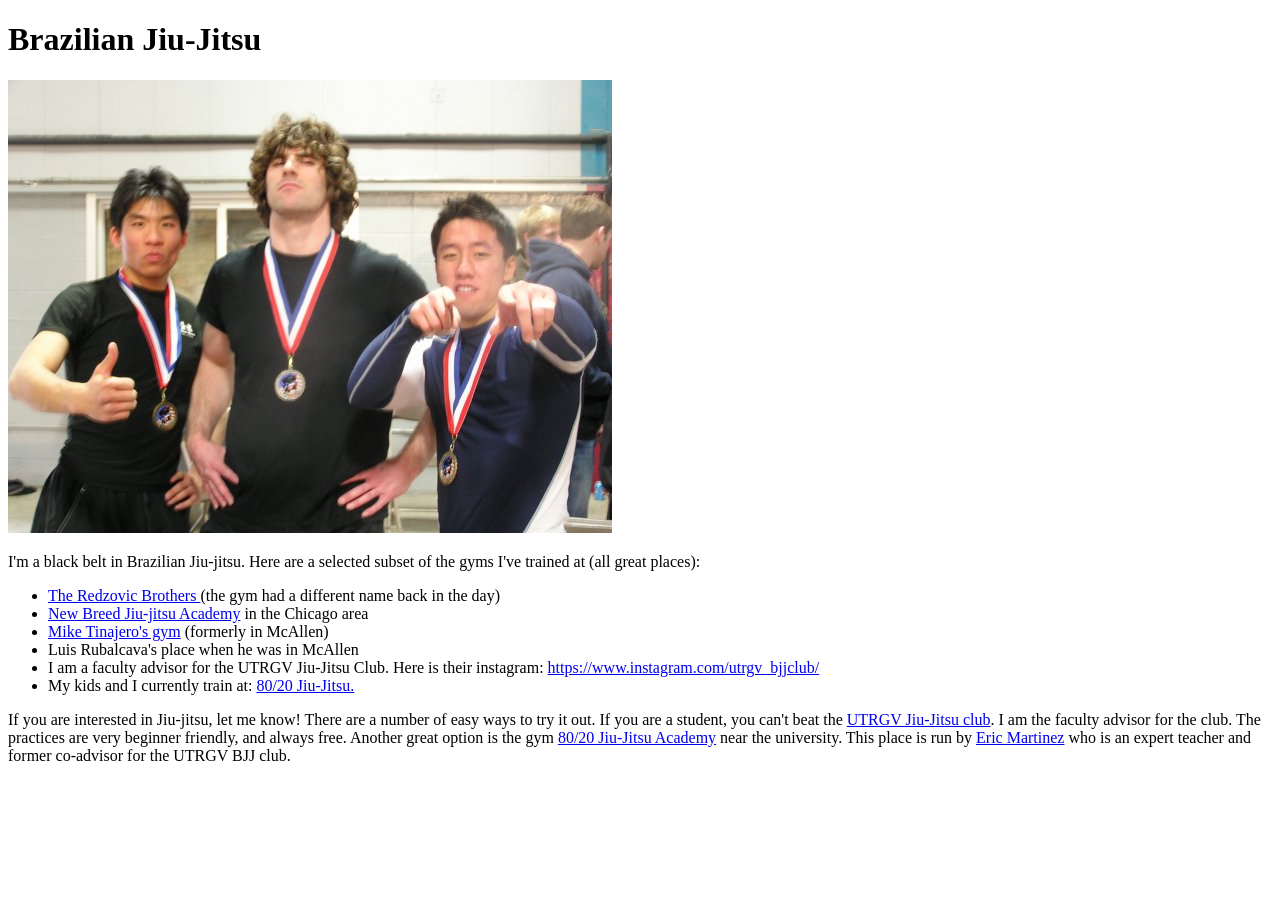
<file: jiujitsuPage.html>
<!doctype html>
<html>
<head>
	<title>Jiu-jitsu Fun</title>
	<meta name="description" content="a jiu-jitsu page">
	<meta name="keywords" content="jiu-jitsu">
</head>

<body>
	<h1>Brazilian Jiu-Jitsu</h1>
	<img src="toughGuyPose2.jpg" >
	<p> I'm a black belt in Brazilian Jiu-jitsu. Here are a selected subset of the gyms I've trained at (all great places):
		<ul>
			<li><a href="https://chicagojiujitsu.com/"> The Redzovic Brothers </a> (the gym had a different name back in the day) </li>
			<li><a href="https://newbreedtrainingcenter.com/"> New Breed Jiu-jitsu Academy</a> in the Chicago area </li>
			<li><a href="https://www.facebook.com/Elsa-Gracie-Jiu-Jitsu-260424884301386/?timeline_context_item_type=intro_card_work&timeline_context_item_source=100011686127256"> Mike Tinajero's gym</a> (formerly in McAllen) </li>
			<li> Luis Rubalcava's place when he was in McAllen </li>
			<li> I am a faculty advisor for the UTRGV Jiu-Jitsu Club.  Here is their instagram: <a href="https://www.instagram.com/utrgv_bjjclub/"> https://www.instagram.com/utrgv_bjjclub/ </a> </li>
			<li> My kids and I currently train at: <a href="http://www.8020jiujitsu.com/"> 80/20 Jiu-Jitsu. </a> </li>
		</ul>

	<p> If you are interested in Jiu-jitsu, let me know!  There are a number of easy ways to try it out.  If you are a student, you can't beat the <a href="https://www.instagram.com/utrgv_bjjclub/">UTRGV Jiu-Jitsu club</a>.  I am the faculty advisor for the club.  The practices are very beginner friendly, and always free.  Another great option is the gym <a href="http://www.8020jiujitsu.com/">80/20 Jiu-Jitsu Academy</a> near the university.  This place is run by <a href="http://faculty.utrgv.edu/eric.m.martinez02/">Eric Martinez</a> who is an expert teacher and former co-advisor for the UTRGV BJJ club.

</body>
</html>
</file>
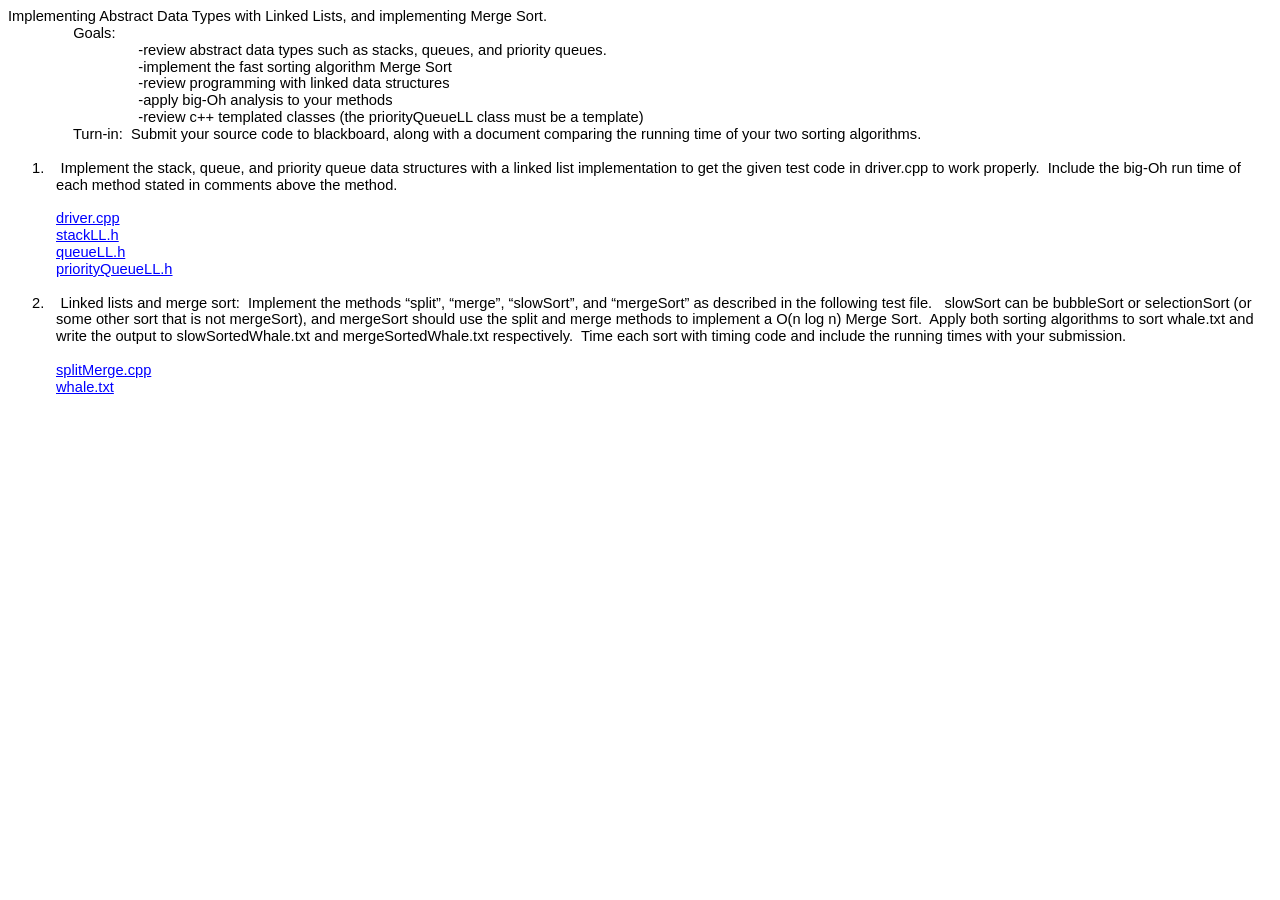
<file: CS3333/hwLL/hwLLmergeSort.htm>
<html xmlns:v="urn:schemas-microsoft-com:vml"
xmlns:o="urn:schemas-microsoft-com:office:office"
xmlns:w="urn:schemas-microsoft-com:office:word"
xmlns:m="http://schemas.microsoft.com/office/2004/12/omml"
xmlns="http://www.w3.org/TR/REC-html40">

<head>
<meta http-equiv=Content-Type content="text/html; charset=windows-1252">
<meta name=ProgId content=Word.Document>
<meta name=Generator content="Microsoft Word 15">
<meta name=Originator content="Microsoft Word 15">
<link rel=File-List href="hwLLmergeSort_files/filelist.xml">
<!--[if gte mso 9]><xml>
 <o:DocumentProperties>
  <o:Author>rtschweller</o:Author>
  <o:LastAuthor>Robert Schweller</o:LastAuthor>
  <o:Revision>3</o:Revision>
  <o:TotalTime>47</o:TotalTime>
  <o:Created>2024-01-29T05:12:00Z</o:Created>
  <o:LastSaved>2024-01-29T05:16:00Z</o:LastSaved>
  <o:Pages>1</o:Pages>
  <o:Words>201</o:Words>
  <o:Characters>1669</o:Characters>
  <o:Company>UTPA</o:Company>
  <o:Lines>13</o:Lines>
  <o:Paragraphs>3</o:Paragraphs>
  <o:CharactersWithSpaces>1867</o:CharactersWithSpaces>
  <o:Version>16.00</o:Version>
 </o:DocumentProperties>
</xml><![endif]-->
<link rel=themeData href="hwLLmergeSort_files/themedata.thmx">
<link rel=colorSchemeMapping href="hwLLmergeSort_files/colorschememapping.xml">
<!--[if gte mso 9]><xml>
 <w:WordDocument>
  <w:View>Print</w:View>
  <w:GrammarState>Clean</w:GrammarState>
  <w:TrackMoves/>
  <w:TrackFormatting/>
  <w:PunctuationKerning/>
  <w:ValidateAgainstSchemas/>
  <w:SaveIfXMLInvalid>false</w:SaveIfXMLInvalid>
  <w:IgnoreMixedContent>false</w:IgnoreMixedContent>
  <w:AlwaysShowPlaceholderText>false</w:AlwaysShowPlaceholderText>
  <w:DoNotPromoteQF/>
  <w:LidThemeOther>EN-US</w:LidThemeOther>
  <w:LidThemeAsian>X-NONE</w:LidThemeAsian>
  <w:LidThemeComplexScript>X-NONE</w:LidThemeComplexScript>
  <w:Compatibility>
   <w:BreakWrappedTables/>
   <w:SnapToGridInCell/>
   <w:WrapTextWithPunct/>
   <w:UseAsianBreakRules/>
   <w:DontGrowAutofit/>
   <w:SplitPgBreakAndParaMark/>
   <w:DontVertAlignCellWithSp/>
   <w:DontBreakConstrainedForcedTables/>
   <w:DontVertAlignInTxbx/>
   <w:Word11KerningPairs/>
   <w:CachedColBalance/>
  </w:Compatibility>
  <w:BrowserLevel>MicrosoftInternetExplorer4</w:BrowserLevel>
  <m:mathPr>
   <m:mathFont m:val="Cambria Math"/>
   <m:brkBin m:val="before"/>
   <m:brkBinSub m:val="&#45;-"/>
   <m:smallFrac m:val="off"/>
   <m:dispDef/>
   <m:lMargin m:val="0"/>
   <m:rMargin m:val="0"/>
   <m:defJc m:val="centerGroup"/>
   <m:wrapIndent m:val="1440"/>
   <m:intLim m:val="subSup"/>
   <m:naryLim m:val="undOvr"/>
  </m:mathPr></w:WordDocument>
</xml><![endif]--><!--[if gte mso 9]><xml>
 <w:LatentStyles DefLockedState="false" DefUnhideWhenUsed="false"
  DefSemiHidden="false" DefQFormat="false" DefPriority="99"
  LatentStyleCount="376">
  <w:LsdException Locked="false" Priority="0" QFormat="true" Name="Normal"/>
  <w:LsdException Locked="false" Priority="9" QFormat="true" Name="heading 1"/>
  <w:LsdException Locked="false" Priority="9" SemiHidden="true"
   UnhideWhenUsed="true" QFormat="true" Name="heading 2"/>
  <w:LsdException Locked="false" Priority="9" SemiHidden="true"
   UnhideWhenUsed="true" QFormat="true" Name="heading 3"/>
  <w:LsdException Locked="false" Priority="9" SemiHidden="true"
   UnhideWhenUsed="true" QFormat="true" Name="heading 4"/>
  <w:LsdException Locked="false" Priority="9" SemiHidden="true"
   UnhideWhenUsed="true" QFormat="true" Name="heading 5"/>
  <w:LsdException Locked="false" Priority="9" SemiHidden="true"
   UnhideWhenUsed="true" QFormat="true" Name="heading 6"/>
  <w:LsdException Locked="false" Priority="9" SemiHidden="true"
   UnhideWhenUsed="true" QFormat="true" Name="heading 7"/>
  <w:LsdException Locked="false" Priority="9" SemiHidden="true"
   UnhideWhenUsed="true" QFormat="true" Name="heading 8"/>
  <w:LsdException Locked="false" Priority="9" SemiHidden="true"
   UnhideWhenUsed="true" QFormat="true" Name="heading 9"/>
  <w:LsdException Locked="false" SemiHidden="true" UnhideWhenUsed="true"
   Name="index 1"/>
  <w:LsdException Locked="false" SemiHidden="true" UnhideWhenUsed="true"
   Name="index 2"/>
  <w:LsdException Locked="false" SemiHidden="true" UnhideWhenUsed="true"
   Name="index 3"/>
  <w:LsdException Locked="false" SemiHidden="true" UnhideWhenUsed="true"
   Name="index 4"/>
  <w:LsdException Locked="false" SemiHidden="true" UnhideWhenUsed="true"
   Name="index 5"/>
  <w:LsdException Locked="false" SemiHidden="true" UnhideWhenUsed="true"
   Name="index 6"/>
  <w:LsdException Locked="false" SemiHidden="true" UnhideWhenUsed="true"
   Name="index 7"/>
  <w:LsdException Locked="false" SemiHidden="true" UnhideWhenUsed="true"
   Name="index 8"/>
  <w:LsdException Locked="false" SemiHidden="true" UnhideWhenUsed="true"
   Name="index 9"/>
  <w:LsdException Locked="false" Priority="39" SemiHidden="true"
   UnhideWhenUsed="true" Name="toc 1"/>
  <w:LsdException Locked="false" Priority="39" SemiHidden="true"
   UnhideWhenUsed="true" Name="toc 2"/>
  <w:LsdException Locked="false" Priority="39" SemiHidden="true"
   UnhideWhenUsed="true" Name="toc 3"/>
  <w:LsdException Locked="false" Priority="39" SemiHidden="true"
   UnhideWhenUsed="true" Name="toc 4"/>
  <w:LsdException Locked="false" Priority="39" SemiHidden="true"
   UnhideWhenUsed="true" Name="toc 5"/>
  <w:LsdException Locked="false" Priority="39" SemiHidden="true"
   UnhideWhenUsed="true" Name="toc 6"/>
  <w:LsdException Locked="false" Priority="39" SemiHidden="true"
   UnhideWhenUsed="true" Name="toc 7"/>
  <w:LsdException Locked="false" Priority="39" SemiHidden="true"
   UnhideWhenUsed="true" Name="toc 8"/>
  <w:LsdException Locked="false" Priority="39" SemiHidden="true"
   UnhideWhenUsed="true" Name="toc 9"/>
  <w:LsdException Locked="false" SemiHidden="true" UnhideWhenUsed="true"
   Name="Normal Indent"/>
  <w:LsdException Locked="false" SemiHidden="true" UnhideWhenUsed="true"
   Name="footnote text"/>
  <w:LsdException Locked="false" SemiHidden="true" UnhideWhenUsed="true"
   Name="annotation text"/>
  <w:LsdException Locked="false" SemiHidden="true" UnhideWhenUsed="true"
   Name="header"/>
  <w:LsdException Locked="false" SemiHidden="true" UnhideWhenUsed="true"
   Name="footer"/>
  <w:LsdException Locked="false" SemiHidden="true" UnhideWhenUsed="true"
   Name="index heading"/>
  <w:LsdException Locked="false" Priority="35" SemiHidden="true"
   UnhideWhenUsed="true" QFormat="true" Name="caption"/>
  <w:LsdException Locked="false" SemiHidden="true" UnhideWhenUsed="true"
   Name="table of figures"/>
  <w:LsdException Locked="false" SemiHidden="true" UnhideWhenUsed="true"
   Name="envelope address"/>
  <w:LsdException Locked="false" SemiHidden="true" UnhideWhenUsed="true"
   Name="envelope return"/>
  <w:LsdException Locked="false" SemiHidden="true" UnhideWhenUsed="true"
   Name="footnote reference"/>
  <w:LsdException Locked="false" SemiHidden="true" UnhideWhenUsed="true"
   Name="annotation reference"/>
  <w:LsdException Locked="false" SemiHidden="true" UnhideWhenUsed="true"
   Name="line number"/>
  <w:LsdException Locked="false" SemiHidden="true" UnhideWhenUsed="true"
   Name="page number"/>
  <w:LsdException Locked="false" SemiHidden="true" UnhideWhenUsed="true"
   Name="endnote reference"/>
  <w:LsdException Locked="false" SemiHidden="true" UnhideWhenUsed="true"
   Name="endnote text"/>
  <w:LsdException Locked="false" SemiHidden="true" UnhideWhenUsed="true"
   Name="table of authorities"/>
  <w:LsdException Locked="false" SemiHidden="true" UnhideWhenUsed="true"
   Name="macro"/>
  <w:LsdException Locked="false" SemiHidden="true" UnhideWhenUsed="true"
   Name="toa heading"/>
  <w:LsdException Locked="false" SemiHidden="true" UnhideWhenUsed="true"
   Name="List"/>
  <w:LsdException Locked="false" SemiHidden="true" UnhideWhenUsed="true"
   Name="List Bullet"/>
  <w:LsdException Locked="false" SemiHidden="true" UnhideWhenUsed="true"
   Name="List Number"/>
  <w:LsdException Locked="false" SemiHidden="true" UnhideWhenUsed="true"
   Name="List 2"/>
  <w:LsdException Locked="false" SemiHidden="true" UnhideWhenUsed="true"
   Name="List 3"/>
  <w:LsdException Locked="false" SemiHidden="true" UnhideWhenUsed="true"
   Name="List 4"/>
  <w:LsdException Locked="false" SemiHidden="true" UnhideWhenUsed="true"
   Name="List 5"/>
  <w:LsdException Locked="false" SemiHidden="true" UnhideWhenUsed="true"
   Name="List Bullet 2"/>
  <w:LsdException Locked="false" SemiHidden="true" UnhideWhenUsed="true"
   Name="List Bullet 3"/>
  <w:LsdException Locked="false" SemiHidden="true" UnhideWhenUsed="true"
   Name="List Bullet 4"/>
  <w:LsdException Locked="false" SemiHidden="true" UnhideWhenUsed="true"
   Name="List Bullet 5"/>
  <w:LsdException Locked="false" SemiHidden="true" UnhideWhenUsed="true"
   Name="List Number 2"/>
  <w:LsdException Locked="false" SemiHidden="true" UnhideWhenUsed="true"
   Name="List Number 3"/>
  <w:LsdException Locked="false" SemiHidden="true" UnhideWhenUsed="true"
   Name="List Number 4"/>
  <w:LsdException Locked="false" SemiHidden="true" UnhideWhenUsed="true"
   Name="List Number 5"/>
  <w:LsdException Locked="false" Priority="10" QFormat="true" Name="Title"/>
  <w:LsdException Locked="false" SemiHidden="true" UnhideWhenUsed="true"
   Name="Closing"/>
  <w:LsdException Locked="false" SemiHidden="true" UnhideWhenUsed="true"
   Name="Signature"/>
  <w:LsdException Locked="false" Priority="1" SemiHidden="true"
   UnhideWhenUsed="true" Name="Default Paragraph Font"/>
  <w:LsdException Locked="false" SemiHidden="true" UnhideWhenUsed="true"
   Name="Body Text"/>
  <w:LsdException Locked="false" SemiHidden="true" UnhideWhenUsed="true"
   Name="Body Text Indent"/>
  <w:LsdException Locked="false" SemiHidden="true" UnhideWhenUsed="true"
   Name="List Continue"/>
  <w:LsdException Locked="false" SemiHidden="true" UnhideWhenUsed="true"
   Name="List Continue 2"/>
  <w:LsdException Locked="false" SemiHidden="true" UnhideWhenUsed="true"
   Name="List Continue 3"/>
  <w:LsdException Locked="false" SemiHidden="true" UnhideWhenUsed="true"
   Name="List Continue 4"/>
  <w:LsdException Locked="false" SemiHidden="true" UnhideWhenUsed="true"
   Name="List Continue 5"/>
  <w:LsdException Locked="false" SemiHidden="true" UnhideWhenUsed="true"
   Name="Message Header"/>
  <w:LsdException Locked="false" Priority="11" QFormat="true" Name="Subtitle"/>
  <w:LsdException Locked="false" SemiHidden="true" UnhideWhenUsed="true"
   Name="Salutation"/>
  <w:LsdException Locked="false" SemiHidden="true" UnhideWhenUsed="true"
   Name="Date"/>
  <w:LsdException Locked="false" SemiHidden="true" UnhideWhenUsed="true"
   Name="Body Text First Indent"/>
  <w:LsdException Locked="false" SemiHidden="true" UnhideWhenUsed="true"
   Name="Body Text First Indent 2"/>
  <w:LsdException Locked="false" SemiHidden="true" UnhideWhenUsed="true"
   Name="Note Heading"/>
  <w:LsdException Locked="false" SemiHidden="true" UnhideWhenUsed="true"
   Name="Body Text 2"/>
  <w:LsdException Locked="false" SemiHidden="true" UnhideWhenUsed="true"
   Name="Body Text 3"/>
  <w:LsdException Locked="false" SemiHidden="true" UnhideWhenUsed="true"
   Name="Body Text Indent 2"/>
  <w:LsdException Locked="false" SemiHidden="true" UnhideWhenUsed="true"
   Name="Body Text Indent 3"/>
  <w:LsdException Locked="false" SemiHidden="true" UnhideWhenUsed="true"
   Name="Block Text"/>
  <w:LsdException Locked="false" SemiHidden="true" UnhideWhenUsed="true"
   Name="Hyperlink"/>
  <w:LsdException Locked="false" SemiHidden="true" UnhideWhenUsed="true"
   Name="FollowedHyperlink"/>
  <w:LsdException Locked="false" Priority="22" QFormat="true" Name="Strong"/>
  <w:LsdException Locked="false" Priority="20" QFormat="true" Name="Emphasis"/>
  <w:LsdException Locked="false" SemiHidden="true" UnhideWhenUsed="true"
   Name="Document Map"/>
  <w:LsdException Locked="false" SemiHidden="true" UnhideWhenUsed="true"
   Name="Plain Text"/>
  <w:LsdException Locked="false" SemiHidden="true" UnhideWhenUsed="true"
   Name="E-mail Signature"/>
  <w:LsdException Locked="false" SemiHidden="true" UnhideWhenUsed="true"
   Name="HTML Top of Form"/>
  <w:LsdException Locked="false" SemiHidden="true" UnhideWhenUsed="true"
   Name="HTML Bottom of Form"/>
  <w:LsdException Locked="false" SemiHidden="true" UnhideWhenUsed="true"
   Name="Normal (Web)"/>
  <w:LsdException Locked="false" SemiHidden="true" UnhideWhenUsed="true"
   Name="HTML Acronym"/>
  <w:LsdException Locked="false" SemiHidden="true" UnhideWhenUsed="true"
   Name="HTML Address"/>
  <w:LsdException Locked="false" SemiHidden="true" UnhideWhenUsed="true"
   Name="HTML Cite"/>
  <w:LsdException Locked="false" SemiHidden="true" UnhideWhenUsed="true"
   Name="HTML Code"/>
  <w:LsdException Locked="false" SemiHidden="true" UnhideWhenUsed="true"
   Name="HTML Definition"/>
  <w:LsdException Locked="false" SemiHidden="true" UnhideWhenUsed="true"
   Name="HTML Keyboard"/>
  <w:LsdException Locked="false" SemiHidden="true" UnhideWhenUsed="true"
   Name="HTML Preformatted"/>
  <w:LsdException Locked="false" SemiHidden="true" UnhideWhenUsed="true"
   Name="HTML Sample"/>
  <w:LsdException Locked="false" SemiHidden="true" UnhideWhenUsed="true"
   Name="HTML Typewriter"/>
  <w:LsdException Locked="false" SemiHidden="true" UnhideWhenUsed="true"
   Name="HTML Variable"/>
  <w:LsdException Locked="false" SemiHidden="true" UnhideWhenUsed="true"
   Name="Normal Table"/>
  <w:LsdException Locked="false" SemiHidden="true" UnhideWhenUsed="true"
   Name="annotation subject"/>
  <w:LsdException Locked="false" SemiHidden="true" UnhideWhenUsed="true"
   Name="No List"/>
  <w:LsdException Locked="false" SemiHidden="true" UnhideWhenUsed="true"
   Name="Outline List 1"/>
  <w:LsdException Locked="false" SemiHidden="true" UnhideWhenUsed="true"
   Name="Outline List 2"/>
  <w:LsdException Locked="false" SemiHidden="true" UnhideWhenUsed="true"
   Name="Outline List 3"/>
  <w:LsdException Locked="false" SemiHidden="true" UnhideWhenUsed="true"
   Name="Table Simple 1"/>
  <w:LsdException Locked="false" SemiHidden="true" UnhideWhenUsed="true"
   Name="Table Simple 2"/>
  <w:LsdException Locked="false" SemiHidden="true" UnhideWhenUsed="true"
   Name="Table Simple 3"/>
  <w:LsdException Locked="false" SemiHidden="true" UnhideWhenUsed="true"
   Name="Table Classic 1"/>
  <w:LsdException Locked="false" SemiHidden="true" UnhideWhenUsed="true"
   Name="Table Classic 2"/>
  <w:LsdException Locked="false" SemiHidden="true" UnhideWhenUsed="true"
   Name="Table Classic 3"/>
  <w:LsdException Locked="false" SemiHidden="true" UnhideWhenUsed="true"
   Name="Table Classic 4"/>
  <w:LsdException Locked="false" SemiHidden="true" UnhideWhenUsed="true"
   Name="Table Colorful 1"/>
  <w:LsdException Locked="false" SemiHidden="true" UnhideWhenUsed="true"
   Name="Table Colorful 2"/>
  <w:LsdException Locked="false" SemiHidden="true" UnhideWhenUsed="true"
   Name="Table Colorful 3"/>
  <w:LsdException Locked="false" SemiHidden="true" UnhideWhenUsed="true"
   Name="Table Columns 1"/>
  <w:LsdException Locked="false" SemiHidden="true" UnhideWhenUsed="true"
   Name="Table Columns 2"/>
  <w:LsdException Locked="false" SemiHidden="true" UnhideWhenUsed="true"
   Name="Table Columns 3"/>
  <w:LsdException Locked="false" SemiHidden="true" UnhideWhenUsed="true"
   Name="Table Columns 4"/>
  <w:LsdException Locked="false" SemiHidden="true" UnhideWhenUsed="true"
   Name="Table Columns 5"/>
  <w:LsdException Locked="false" SemiHidden="true" UnhideWhenUsed="true"
   Name="Table Grid 1"/>
  <w:LsdException Locked="false" SemiHidden="true" UnhideWhenUsed="true"
   Name="Table Grid 2"/>
  <w:LsdException Locked="false" SemiHidden="true" UnhideWhenUsed="true"
   Name="Table Grid 3"/>
  <w:LsdException Locked="false" SemiHidden="true" UnhideWhenUsed="true"
   Name="Table Grid 4"/>
  <w:LsdException Locked="false" SemiHidden="true" UnhideWhenUsed="true"
   Name="Table Grid 5"/>
  <w:LsdException Locked="false" SemiHidden="true" UnhideWhenUsed="true"
   Name="Table Grid 6"/>
  <w:LsdException Locked="false" SemiHidden="true" UnhideWhenUsed="true"
   Name="Table Grid 7"/>
  <w:LsdException Locked="false" SemiHidden="true" UnhideWhenUsed="true"
   Name="Table Grid 8"/>
  <w:LsdException Locked="false" SemiHidden="true" UnhideWhenUsed="true"
   Name="Table List 1"/>
  <w:LsdException Locked="false" SemiHidden="true" UnhideWhenUsed="true"
   Name="Table List 2"/>
  <w:LsdException Locked="false" SemiHidden="true" UnhideWhenUsed="true"
   Name="Table List 3"/>
  <w:LsdException Locked="false" SemiHidden="true" UnhideWhenUsed="true"
   Name="Table List 4"/>
  <w:LsdException Locked="false" SemiHidden="true" UnhideWhenUsed="true"
   Name="Table List 5"/>
  <w:LsdException Locked="false" SemiHidden="true" UnhideWhenUsed="true"
   Name="Table List 6"/>
  <w:LsdException Locked="false" SemiHidden="true" UnhideWhenUsed="true"
   Name="Table List 7"/>
  <w:LsdException Locked="false" SemiHidden="true" UnhideWhenUsed="true"
   Name="Table List 8"/>
  <w:LsdException Locked="false" SemiHidden="true" UnhideWhenUsed="true"
   Name="Table 3D effects 1"/>
  <w:LsdException Locked="false" SemiHidden="true" UnhideWhenUsed="true"
   Name="Table 3D effects 2"/>
  <w:LsdException Locked="false" SemiHidden="true" UnhideWhenUsed="true"
   Name="Table 3D effects 3"/>
  <w:LsdException Locked="false" SemiHidden="true" UnhideWhenUsed="true"
   Name="Table Contemporary"/>
  <w:LsdException Locked="false" SemiHidden="true" UnhideWhenUsed="true"
   Name="Table Elegant"/>
  <w:LsdException Locked="false" SemiHidden="true" UnhideWhenUsed="true"
   Name="Table Professional"/>
  <w:LsdException Locked="false" SemiHidden="true" UnhideWhenUsed="true"
   Name="Table Subtle 1"/>
  <w:LsdException Locked="false" SemiHidden="true" UnhideWhenUsed="true"
   Name="Table Subtle 2"/>
  <w:LsdException Locked="false" SemiHidden="true" UnhideWhenUsed="true"
   Name="Table Web 1"/>
  <w:LsdException Locked="false" SemiHidden="true" UnhideWhenUsed="true"
   Name="Table Web 2"/>
  <w:LsdException Locked="false" SemiHidden="true" UnhideWhenUsed="true"
   Name="Table Web 3"/>
  <w:LsdException Locked="false" SemiHidden="true" UnhideWhenUsed="true"
   Name="Balloon Text"/>
  <w:LsdException Locked="false" Priority="59" Name="Table Grid"/>
  <w:LsdException Locked="false" SemiHidden="true" UnhideWhenUsed="true"
   Name="Table Theme"/>
  <w:LsdException Locked="false" SemiHidden="true" Name="Placeholder Text"/>
  <w:LsdException Locked="false" Priority="1" QFormat="true" Name="No Spacing"/>
  <w:LsdException Locked="false" Priority="60" Name="Light Shading"/>
  <w:LsdException Locked="false" Priority="61" Name="Light List"/>
  <w:LsdException Locked="false" Priority="62" Name="Light Grid"/>
  <w:LsdException Locked="false" Priority="63" Name="Medium Shading 1"/>
  <w:LsdException Locked="false" Priority="64" Name="Medium Shading 2"/>
  <w:LsdException Locked="false" Priority="65" Name="Medium List 1"/>
  <w:LsdException Locked="false" Priority="66" Name="Medium List 2"/>
  <w:LsdException Locked="false" Priority="67" Name="Medium Grid 1"/>
  <w:LsdException Locked="false" Priority="68" Name="Medium Grid 2"/>
  <w:LsdException Locked="false" Priority="69" Name="Medium Grid 3"/>
  <w:LsdException Locked="false" Priority="70" Name="Dark List"/>
  <w:LsdException Locked="false" Priority="71" Name="Colorful Shading"/>
  <w:LsdException Locked="false" Priority="72" Name="Colorful List"/>
  <w:LsdException Locked="false" Priority="73" Name="Colorful Grid"/>
  <w:LsdException Locked="false" Priority="60" Name="Light Shading Accent 1"/>
  <w:LsdException Locked="false" Priority="61" Name="Light List Accent 1"/>
  <w:LsdException Locked="false" Priority="62" Name="Light Grid Accent 1"/>
  <w:LsdException Locked="false" Priority="63" Name="Medium Shading 1 Accent 1"/>
  <w:LsdException Locked="false" Priority="64" Name="Medium Shading 2 Accent 1"/>
  <w:LsdException Locked="false" Priority="65" Name="Medium List 1 Accent 1"/>
  <w:LsdException Locked="false" SemiHidden="true" Name="Revision"/>
  <w:LsdException Locked="false" Priority="34" QFormat="true"
   Name="List Paragraph"/>
  <w:LsdException Locked="false" Priority="29" QFormat="true" Name="Quote"/>
  <w:LsdException Locked="false" Priority="30" QFormat="true"
   Name="Intense Quote"/>
  <w:LsdException Locked="false" Priority="66" Name="Medium List 2 Accent 1"/>
  <w:LsdException Locked="false" Priority="67" Name="Medium Grid 1 Accent 1"/>
  <w:LsdException Locked="false" Priority="68" Name="Medium Grid 2 Accent 1"/>
  <w:LsdException Locked="false" Priority="69" Name="Medium Grid 3 Accent 1"/>
  <w:LsdException Locked="false" Priority="70" Name="Dark List Accent 1"/>
  <w:LsdException Locked="false" Priority="71" Name="Colorful Shading Accent 1"/>
  <w:LsdException Locked="false" Priority="72" Name="Colorful List Accent 1"/>
  <w:LsdException Locked="false" Priority="73" Name="Colorful Grid Accent 1"/>
  <w:LsdException Locked="false" Priority="60" Name="Light Shading Accent 2"/>
  <w:LsdException Locked="false" Priority="61" Name="Light List Accent 2"/>
  <w:LsdException Locked="false" Priority="62" Name="Light Grid Accent 2"/>
  <w:LsdException Locked="false" Priority="63" Name="Medium Shading 1 Accent 2"/>
  <w:LsdException Locked="false" Priority="64" Name="Medium Shading 2 Accent 2"/>
  <w:LsdException Locked="false" Priority="65" Name="Medium List 1 Accent 2"/>
  <w:LsdException Locked="false" Priority="66" Name="Medium List 2 Accent 2"/>
  <w:LsdException Locked="false" Priority="67" Name="Medium Grid 1 Accent 2"/>
  <w:LsdException Locked="false" Priority="68" Name="Medium Grid 2 Accent 2"/>
  <w:LsdException Locked="false" Priority="69" Name="Medium Grid 3 Accent 2"/>
  <w:LsdException Locked="false" Priority="70" Name="Dark List Accent 2"/>
  <w:LsdException Locked="false" Priority="71" Name="Colorful Shading Accent 2"/>
  <w:LsdException Locked="false" Priority="72" Name="Colorful List Accent 2"/>
  <w:LsdException Locked="false" Priority="73" Name="Colorful Grid Accent 2"/>
  <w:LsdException Locked="false" Priority="60" Name="Light Shading Accent 3"/>
  <w:LsdException Locked="false" Priority="61" Name="Light List Accent 3"/>
  <w:LsdException Locked="false" Priority="62" Name="Light Grid Accent 3"/>
  <w:LsdException Locked="false" Priority="63" Name="Medium Shading 1 Accent 3"/>
  <w:LsdException Locked="false" Priority="64" Name="Medium Shading 2 Accent 3"/>
  <w:LsdException Locked="false" Priority="65" Name="Medium List 1 Accent 3"/>
  <w:LsdException Locked="false" Priority="66" Name="Medium List 2 Accent 3"/>
  <w:LsdException Locked="false" Priority="67" Name="Medium Grid 1 Accent 3"/>
  <w:LsdException Locked="false" Priority="68" Name="Medium Grid 2 Accent 3"/>
  <w:LsdException Locked="false" Priority="69" Name="Medium Grid 3 Accent 3"/>
  <w:LsdException Locked="false" Priority="70" Name="Dark List Accent 3"/>
  <w:LsdException Locked="false" Priority="71" Name="Colorful Shading Accent 3"/>
  <w:LsdException Locked="false" Priority="72" Name="Colorful List Accent 3"/>
  <w:LsdException Locked="false" Priority="73" Name="Colorful Grid Accent 3"/>
  <w:LsdException Locked="false" Priority="60" Name="Light Shading Accent 4"/>
  <w:LsdException Locked="false" Priority="61" Name="Light List Accent 4"/>
  <w:LsdException Locked="false" Priority="62" Name="Light Grid Accent 4"/>
  <w:LsdException Locked="false" Priority="63" Name="Medium Shading 1 Accent 4"/>
  <w:LsdException Locked="false" Priority="64" Name="Medium Shading 2 Accent 4"/>
  <w:LsdException Locked="false" Priority="65" Name="Medium List 1 Accent 4"/>
  <w:LsdException Locked="false" Priority="66" Name="Medium List 2 Accent 4"/>
  <w:LsdException Locked="false" Priority="67" Name="Medium Grid 1 Accent 4"/>
  <w:LsdException Locked="false" Priority="68" Name="Medium Grid 2 Accent 4"/>
  <w:LsdException Locked="false" Priority="69" Name="Medium Grid 3 Accent 4"/>
  <w:LsdException Locked="false" Priority="70" Name="Dark List Accent 4"/>
  <w:LsdException Locked="false" Priority="71" Name="Colorful Shading Accent 4"/>
  <w:LsdException Locked="false" Priority="72" Name="Colorful List Accent 4"/>
  <w:LsdException Locked="false" Priority="73" Name="Colorful Grid Accent 4"/>
  <w:LsdException Locked="false" Priority="60" Name="Light Shading Accent 5"/>
  <w:LsdException Locked="false" Priority="61" Name="Light List Accent 5"/>
  <w:LsdException Locked="false" Priority="62" Name="Light Grid Accent 5"/>
  <w:LsdException Locked="false" Priority="63" Name="Medium Shading 1 Accent 5"/>
  <w:LsdException Locked="false" Priority="64" Name="Medium Shading 2 Accent 5"/>
  <w:LsdException Locked="false" Priority="65" Name="Medium List 1 Accent 5"/>
  <w:LsdException Locked="false" Priority="66" Name="Medium List 2 Accent 5"/>
  <w:LsdException Locked="false" Priority="67" Name="Medium Grid 1 Accent 5"/>
  <w:LsdException Locked="false" Priority="68" Name="Medium Grid 2 Accent 5"/>
  <w:LsdException Locked="false" Priority="69" Name="Medium Grid 3 Accent 5"/>
  <w:LsdException Locked="false" Priority="70" Name="Dark List Accent 5"/>
  <w:LsdException Locked="false" Priority="71" Name="Colorful Shading Accent 5"/>
  <w:LsdException Locked="false" Priority="72" Name="Colorful List Accent 5"/>
  <w:LsdException Locked="false" Priority="73" Name="Colorful Grid Accent 5"/>
  <w:LsdException Locked="false" Priority="60" Name="Light Shading Accent 6"/>
  <w:LsdException Locked="false" Priority="61" Name="Light List Accent 6"/>
  <w:LsdException Locked="false" Priority="62" Name="Light Grid Accent 6"/>
  <w:LsdException Locked="false" Priority="63" Name="Medium Shading 1 Accent 6"/>
  <w:LsdException Locked="false" Priority="64" Name="Medium Shading 2 Accent 6"/>
  <w:LsdException Locked="false" Priority="65" Name="Medium List 1 Accent 6"/>
  <w:LsdException Locked="false" Priority="66" Name="Medium List 2 Accent 6"/>
  <w:LsdException Locked="false" Priority="67" Name="Medium Grid 1 Accent 6"/>
  <w:LsdException Locked="false" Priority="68" Name="Medium Grid 2 Accent 6"/>
  <w:LsdException Locked="false" Priority="69" Name="Medium Grid 3 Accent 6"/>
  <w:LsdException Locked="false" Priority="70" Name="Dark List Accent 6"/>
  <w:LsdException Locked="false" Priority="71" Name="Colorful Shading Accent 6"/>
  <w:LsdException Locked="false" Priority="72" Name="Colorful List Accent 6"/>
  <w:LsdException Locked="false" Priority="73" Name="Colorful Grid Accent 6"/>
  <w:LsdException Locked="false" Priority="19" QFormat="true"
   Name="Subtle Emphasis"/>
  <w:LsdException Locked="false" Priority="21" QFormat="true"
   Name="Intense Emphasis"/>
  <w:LsdException Locked="false" Priority="31" QFormat="true"
   Name="Subtle Reference"/>
  <w:LsdException Locked="false" Priority="32" QFormat="true"
   Name="Intense Reference"/>
  <w:LsdException Locked="false" Priority="33" QFormat="true" Name="Book Title"/>
  <w:LsdException Locked="false" Priority="37" SemiHidden="true"
   UnhideWhenUsed="true" Name="Bibliography"/>
  <w:LsdException Locked="false" Priority="39" SemiHidden="true"
   UnhideWhenUsed="true" QFormat="true" Name="TOC Heading"/>
  <w:LsdException Locked="false" Priority="41" Name="Plain Table 1"/>
  <w:LsdException Locked="false" Priority="42" Name="Plain Table 2"/>
  <w:LsdException Locked="false" Priority="43" Name="Plain Table 3"/>
  <w:LsdException Locked="false" Priority="44" Name="Plain Table 4"/>
  <w:LsdException Locked="false" Priority="45" Name="Plain Table 5"/>
  <w:LsdException Locked="false" Priority="40" Name="Grid Table Light"/>
  <w:LsdException Locked="false" Priority="46" Name="Grid Table 1 Light"/>
  <w:LsdException Locked="false" Priority="47" Name="Grid Table 2"/>
  <w:LsdException Locked="false" Priority="48" Name="Grid Table 3"/>
  <w:LsdException Locked="false" Priority="49" Name="Grid Table 4"/>
  <w:LsdException Locked="false" Priority="50" Name="Grid Table 5 Dark"/>
  <w:LsdException Locked="false" Priority="51" Name="Grid Table 6 Colorful"/>
  <w:LsdException Locked="false" Priority="52" Name="Grid Table 7 Colorful"/>
  <w:LsdException Locked="false" Priority="46"
   Name="Grid Table 1 Light Accent 1"/>
  <w:LsdException Locked="false" Priority="47" Name="Grid Table 2 Accent 1"/>
  <w:LsdException Locked="false" Priority="48" Name="Grid Table 3 Accent 1"/>
  <w:LsdException Locked="false" Priority="49" Name="Grid Table 4 Accent 1"/>
  <w:LsdException Locked="false" Priority="50" Name="Grid Table 5 Dark Accent 1"/>
  <w:LsdException Locked="false" Priority="51"
   Name="Grid Table 6 Colorful Accent 1"/>
  <w:LsdException Locked="false" Priority="52"
   Name="Grid Table 7 Colorful Accent 1"/>
  <w:LsdException Locked="false" Priority="46"
   Name="Grid Table 1 Light Accent 2"/>
  <w:LsdException Locked="false" Priority="47" Name="Grid Table 2 Accent 2"/>
  <w:LsdException Locked="false" Priority="48" Name="Grid Table 3 Accent 2"/>
  <w:LsdException Locked="false" Priority="49" Name="Grid Table 4 Accent 2"/>
  <w:LsdException Locked="false" Priority="50" Name="Grid Table 5 Dark Accent 2"/>
  <w:LsdException Locked="false" Priority="51"
   Name="Grid Table 6 Colorful Accent 2"/>
  <w:LsdException Locked="false" Priority="52"
   Name="Grid Table 7 Colorful Accent 2"/>
  <w:LsdException Locked="false" Priority="46"
   Name="Grid Table 1 Light Accent 3"/>
  <w:LsdException Locked="false" Priority="47" Name="Grid Table 2 Accent 3"/>
  <w:LsdException Locked="false" Priority="48" Name="Grid Table 3 Accent 3"/>
  <w:LsdException Locked="false" Priority="49" Name="Grid Table 4 Accent 3"/>
  <w:LsdException Locked="false" Priority="50" Name="Grid Table 5 Dark Accent 3"/>
  <w:LsdException Locked="false" Priority="51"
   Name="Grid Table 6 Colorful Accent 3"/>
  <w:LsdException Locked="false" Priority="52"
   Name="Grid Table 7 Colorful Accent 3"/>
  <w:LsdException Locked="false" Priority="46"
   Name="Grid Table 1 Light Accent 4"/>
  <w:LsdException Locked="false" Priority="47" Name="Grid Table 2 Accent 4"/>
  <w:LsdException Locked="false" Priority="48" Name="Grid Table 3 Accent 4"/>
  <w:LsdException Locked="false" Priority="49" Name="Grid Table 4 Accent 4"/>
  <w:LsdException Locked="false" Priority="50" Name="Grid Table 5 Dark Accent 4"/>
  <w:LsdException Locked="false" Priority="51"
   Name="Grid Table 6 Colorful Accent 4"/>
  <w:LsdException Locked="false" Priority="52"
   Name="Grid Table 7 Colorful Accent 4"/>
  <w:LsdException Locked="false" Priority="46"
   Name="Grid Table 1 Light Accent 5"/>
  <w:LsdException Locked="false" Priority="47" Name="Grid Table 2 Accent 5"/>
  <w:LsdException Locked="false" Priority="48" Name="Grid Table 3 Accent 5"/>
  <w:LsdException Locked="false" Priority="49" Name="Grid Table 4 Accent 5"/>
  <w:LsdException Locked="false" Priority="50" Name="Grid Table 5 Dark Accent 5"/>
  <w:LsdException Locked="false" Priority="51"
   Name="Grid Table 6 Colorful Accent 5"/>
  <w:LsdException Locked="false" Priority="52"
   Name="Grid Table 7 Colorful Accent 5"/>
  <w:LsdException Locked="false" Priority="46"
   Name="Grid Table 1 Light Accent 6"/>
  <w:LsdException Locked="false" Priority="47" Name="Grid Table 2 Accent 6"/>
  <w:LsdException Locked="false" Priority="48" Name="Grid Table 3 Accent 6"/>
  <w:LsdException Locked="false" Priority="49" Name="Grid Table 4 Accent 6"/>
  <w:LsdException Locked="false" Priority="50" Name="Grid Table 5 Dark Accent 6"/>
  <w:LsdException Locked="false" Priority="51"
   Name="Grid Table 6 Colorful Accent 6"/>
  <w:LsdException Locked="false" Priority="52"
   Name="Grid Table 7 Colorful Accent 6"/>
  <w:LsdException Locked="false" Priority="46" Name="List Table 1 Light"/>
  <w:LsdException Locked="false" Priority="47" Name="List Table 2"/>
  <w:LsdException Locked="false" Priority="48" Name="List Table 3"/>
  <w:LsdException Locked="false" Priority="49" Name="List Table 4"/>
  <w:LsdException Locked="false" Priority="50" Name="List Table 5 Dark"/>
  <w:LsdException Locked="false" Priority="51" Name="List Table 6 Colorful"/>
  <w:LsdException Locked="false" Priority="52" Name="List Table 7 Colorful"/>
  <w:LsdException Locked="false" Priority="46"
   Name="List Table 1 Light Accent 1"/>
  <w:LsdException Locked="false" Priority="47" Name="List Table 2 Accent 1"/>
  <w:LsdException Locked="false" Priority="48" Name="List Table 3 Accent 1"/>
  <w:LsdException Locked="false" Priority="49" Name="List Table 4 Accent 1"/>
  <w:LsdException Locked="false" Priority="50" Name="List Table 5 Dark Accent 1"/>
  <w:LsdException Locked="false" Priority="51"
   Name="List Table 6 Colorful Accent 1"/>
  <w:LsdException Locked="false" Priority="52"
   Name="List Table 7 Colorful Accent 1"/>
  <w:LsdException Locked="false" Priority="46"
   Name="List Table 1 Light Accent 2"/>
  <w:LsdException Locked="false" Priority="47" Name="List Table 2 Accent 2"/>
  <w:LsdException Locked="false" Priority="48" Name="List Table 3 Accent 2"/>
  <w:LsdException Locked="false" Priority="49" Name="List Table 4 Accent 2"/>
  <w:LsdException Locked="false" Priority="50" Name="List Table 5 Dark Accent 2"/>
  <w:LsdException Locked="false" Priority="51"
   Name="List Table 6 Colorful Accent 2"/>
  <w:LsdException Locked="false" Priority="52"
   Name="List Table 7 Colorful Accent 2"/>
  <w:LsdException Locked="false" Priority="46"
   Name="List Table 1 Light Accent 3"/>
  <w:LsdException Locked="false" Priority="47" Name="List Table 2 Accent 3"/>
  <w:LsdException Locked="false" Priority="48" Name="List Table 3 Accent 3"/>
  <w:LsdException Locked="false" Priority="49" Name="List Table 4 Accent 3"/>
  <w:LsdException Locked="false" Priority="50" Name="List Table 5 Dark Accent 3"/>
  <w:LsdException Locked="false" Priority="51"
   Name="List Table 6 Colorful Accent 3"/>
  <w:LsdException Locked="false" Priority="52"
   Name="List Table 7 Colorful Accent 3"/>
  <w:LsdException Locked="false" Priority="46"
   Name="List Table 1 Light Accent 4"/>
  <w:LsdException Locked="false" Priority="47" Name="List Table 2 Accent 4"/>
  <w:LsdException Locked="false" Priority="48" Name="List Table 3 Accent 4"/>
  <w:LsdException Locked="false" Priority="49" Name="List Table 4 Accent 4"/>
  <w:LsdException Locked="false" Priority="50" Name="List Table 5 Dark Accent 4"/>
  <w:LsdException Locked="false" Priority="51"
   Name="List Table 6 Colorful Accent 4"/>
  <w:LsdException Locked="false" Priority="52"
   Name="List Table 7 Colorful Accent 4"/>
  <w:LsdException Locked="false" Priority="46"
   Name="List Table 1 Light Accent 5"/>
  <w:LsdException Locked="false" Priority="47" Name="List Table 2 Accent 5"/>
  <w:LsdException Locked="false" Priority="48" Name="List Table 3 Accent 5"/>
  <w:LsdException Locked="false" Priority="49" Name="List Table 4 Accent 5"/>
  <w:LsdException Locked="false" Priority="50" Name="List Table 5 Dark Accent 5"/>
  <w:LsdException Locked="false" Priority="51"
   Name="List Table 6 Colorful Accent 5"/>
  <w:LsdException Locked="false" Priority="52"
   Name="List Table 7 Colorful Accent 5"/>
  <w:LsdException Locked="false" Priority="46"
   Name="List Table 1 Light Accent 6"/>
  <w:LsdException Locked="false" Priority="47" Name="List Table 2 Accent 6"/>
  <w:LsdException Locked="false" Priority="48" Name="List Table 3 Accent 6"/>
  <w:LsdException Locked="false" Priority="49" Name="List Table 4 Accent 6"/>
  <w:LsdException Locked="false" Priority="50" Name="List Table 5 Dark Accent 6"/>
  <w:LsdException Locked="false" Priority="51"
   Name="List Table 6 Colorful Accent 6"/>
  <w:LsdException Locked="false" Priority="52"
   Name="List Table 7 Colorful Accent 6"/>
  <w:LsdException Locked="false" SemiHidden="true" UnhideWhenUsed="true"
   Name="Mention"/>
  <w:LsdException Locked="false" SemiHidden="true" UnhideWhenUsed="true"
   Name="Smart Hyperlink"/>
  <w:LsdException Locked="false" SemiHidden="true" UnhideWhenUsed="true"
   Name="Hashtag"/>
  <w:LsdException Locked="false" SemiHidden="true" UnhideWhenUsed="true"
   Name="Unresolved Mention"/>
  <w:LsdException Locked="false" SemiHidden="true" UnhideWhenUsed="true"
   Name="Smart Link"/>
 </w:LatentStyles>
</xml><![endif]-->
<style>
<!--
 /* Font Definitions */
 @font-face
	{font-family:"Cambria Math";
	panose-1:2 4 5 3 5 4 6 3 2 4;
	mso-font-charset:0;
	mso-generic-font-family:roman;
	mso-font-pitch:variable;
	mso-font-signature:3 0 0 0 1 0;}
@font-face
	{font-family:Calibri;
	panose-1:2 15 5 2 2 2 4 3 2 4;
	mso-font-charset:0;
	mso-generic-font-family:swiss;
	mso-font-pitch:variable;
	mso-font-signature:-469750017 -1073732485 9 0 511 0;}
 /* Style Definitions */
 p.MsoNormal, li.MsoNormal, div.MsoNormal
	{mso-style-unhide:no;
	mso-style-qformat:yes;
	mso-style-parent:"";
	margin-top:0in;
	margin-right:0in;
	margin-bottom:10.0pt;
	margin-left:0in;
	line-height:115%;
	mso-pagination:widow-orphan;
	font-size:11.0pt;
	font-family:"Calibri",sans-serif;
	mso-ascii-font-family:Calibri;
	mso-ascii-theme-font:minor-latin;
	mso-fareast-font-family:Calibri;
	mso-fareast-theme-font:minor-latin;
	mso-hansi-font-family:Calibri;
	mso-hansi-theme-font:minor-latin;
	mso-bidi-font-family:"Times New Roman";
	mso-bidi-theme-font:minor-bidi;}
a:link, span.MsoHyperlink
	{mso-style-priority:99;
	color:blue;
	mso-themecolor:hyperlink;
	text-decoration:underline;
	text-underline:single;}
a:visited, span.MsoHyperlinkFollowed
	{mso-style-noshow:yes;
	mso-style-priority:99;
	color:purple;
	mso-themecolor:followedhyperlink;
	text-decoration:underline;
	text-underline:single;}
p.MsoListParagraph, li.MsoListParagraph, div.MsoListParagraph
	{mso-style-priority:34;
	mso-style-unhide:no;
	mso-style-qformat:yes;
	margin-top:0in;
	margin-right:0in;
	margin-bottom:10.0pt;
	margin-left:.5in;
	mso-add-space:auto;
	line-height:115%;
	mso-pagination:widow-orphan;
	font-size:11.0pt;
	font-family:"Calibri",sans-serif;
	mso-ascii-font-family:Calibri;
	mso-ascii-theme-font:minor-latin;
	mso-fareast-font-family:Calibri;
	mso-fareast-theme-font:minor-latin;
	mso-hansi-font-family:Calibri;
	mso-hansi-theme-font:minor-latin;
	mso-bidi-font-family:"Times New Roman";
	mso-bidi-theme-font:minor-bidi;}
p.MsoListParagraphCxSpFirst, li.MsoListParagraphCxSpFirst, div.MsoListParagraphCxSpFirst
	{mso-style-priority:34;
	mso-style-unhide:no;
	mso-style-qformat:yes;
	mso-style-type:export-only;
	margin-top:0in;
	margin-right:0in;
	margin-bottom:0in;
	margin-left:.5in;
	mso-add-space:auto;
	line-height:115%;
	mso-pagination:widow-orphan;
	font-size:11.0pt;
	font-family:"Calibri",sans-serif;
	mso-ascii-font-family:Calibri;
	mso-ascii-theme-font:minor-latin;
	mso-fareast-font-family:Calibri;
	mso-fareast-theme-font:minor-latin;
	mso-hansi-font-family:Calibri;
	mso-hansi-theme-font:minor-latin;
	mso-bidi-font-family:"Times New Roman";
	mso-bidi-theme-font:minor-bidi;}
p.MsoListParagraphCxSpMiddle, li.MsoListParagraphCxSpMiddle, div.MsoListParagraphCxSpMiddle
	{mso-style-priority:34;
	mso-style-unhide:no;
	mso-style-qformat:yes;
	mso-style-type:export-only;
	margin-top:0in;
	margin-right:0in;
	margin-bottom:0in;
	margin-left:.5in;
	mso-add-space:auto;
	line-height:115%;
	mso-pagination:widow-orphan;
	font-size:11.0pt;
	font-family:"Calibri",sans-serif;
	mso-ascii-font-family:Calibri;
	mso-ascii-theme-font:minor-latin;
	mso-fareast-font-family:Calibri;
	mso-fareast-theme-font:minor-latin;
	mso-hansi-font-family:Calibri;
	mso-hansi-theme-font:minor-latin;
	mso-bidi-font-family:"Times New Roman";
	mso-bidi-theme-font:minor-bidi;}
p.MsoListParagraphCxSpLast, li.MsoListParagraphCxSpLast, div.MsoListParagraphCxSpLast
	{mso-style-priority:34;
	mso-style-unhide:no;
	mso-style-qformat:yes;
	mso-style-type:export-only;
	margin-top:0in;
	margin-right:0in;
	margin-bottom:10.0pt;
	margin-left:.5in;
	mso-add-space:auto;
	line-height:115%;
	mso-pagination:widow-orphan;
	font-size:11.0pt;
	font-family:"Calibri",sans-serif;
	mso-ascii-font-family:Calibri;
	mso-ascii-theme-font:minor-latin;
	mso-fareast-font-family:Calibri;
	mso-fareast-theme-font:minor-latin;
	mso-hansi-font-family:Calibri;
	mso-hansi-theme-font:minor-latin;
	mso-bidi-font-family:"Times New Roman";
	mso-bidi-theme-font:minor-bidi;}
p.msonormal0, li.msonormal0, div.msonormal0
	{mso-style-name:msonormal;
	mso-style-unhide:no;
	mso-margin-top-alt:auto;
	margin-right:0in;
	mso-margin-bottom-alt:auto;
	margin-left:0in;
	mso-pagination:widow-orphan;
	font-size:12.0pt;
	font-family:"Times New Roman",serif;
	mso-fareast-font-family:"Times New Roman";
	mso-fareast-theme-font:minor-fareast;}
span.GramE
	{mso-style-name:"";
	mso-gram-e:yes;}
.MsoChpDefault
	{mso-style-type:export-only;
	mso-default-props:yes;
	font-size:10.0pt;
	mso-ansi-font-size:10.0pt;
	mso-bidi-font-size:10.0pt;
	font-family:"Calibri",sans-serif;
	mso-ascii-font-family:Calibri;
	mso-ascii-theme-font:minor-latin;
	mso-fareast-font-family:Calibri;
	mso-fareast-theme-font:minor-latin;
	mso-hansi-font-family:Calibri;
	mso-hansi-theme-font:minor-latin;
	mso-bidi-font-family:"Times New Roman";
	mso-bidi-theme-font:minor-bidi;
	mso-font-kerning:0pt;
	mso-ligatures:none;}
@page WordSection1
	{size:8.5in 11.0in;
	margin:1.0in 1.0in 1.0in 1.0in;
	mso-header-margin:.5in;
	mso-footer-margin:.5in;
	mso-paper-source:0;}
div.WordSection1
	{page:WordSection1;}
 /* List Definitions */
 @list l0
	{mso-list-id:1824540164;
	mso-list-type:hybrid;
	mso-list-template-ids:-1266524182 67698703 67698713 67698715 67698703 67698713 67698715 67698703 67698713 67698715;}
@list l0:level1
	{mso-level-tab-stop:none;
	mso-level-number-position:left;
	text-indent:-.25in;}
@list l0:level2
	{mso-level-tab-stop:1.0in;
	mso-level-number-position:left;
	text-indent:-.25in;}
@list l0:level3
	{mso-level-tab-stop:1.5in;
	mso-level-number-position:left;
	text-indent:-.25in;}
@list l0:level4
	{mso-level-tab-stop:2.0in;
	mso-level-number-position:left;
	text-indent:-.25in;}
@list l0:level5
	{mso-level-tab-stop:2.5in;
	mso-level-number-position:left;
	text-indent:-.25in;}
@list l0:level6
	{mso-level-tab-stop:3.0in;
	mso-level-number-position:left;
	text-indent:-.25in;}
@list l0:level7
	{mso-level-tab-stop:3.5in;
	mso-level-number-position:left;
	text-indent:-.25in;}
@list l0:level8
	{mso-level-tab-stop:4.0in;
	mso-level-number-position:left;
	text-indent:-.25in;}
@list l0:level9
	{mso-level-tab-stop:4.5in;
	mso-level-number-position:left;
	text-indent:-.25in;}
ol
	{margin-bottom:0in;}
ul
	{margin-bottom:0in;}
-->
</style>
<!--[if gte mso 10]>
<style>
 /* Style Definitions */
 table.MsoNormalTable
	{mso-style-name:"Table Normal";
	mso-tstyle-rowband-size:0;
	mso-tstyle-colband-size:0;
	mso-style-noshow:yes;
	mso-style-priority:99;
	mso-style-parent:"";
	mso-padding-alt:0in 5.4pt 0in 5.4pt;
	mso-para-margin:0in;
	mso-pagination:widow-orphan;
	font-size:10.0pt;
	font-family:"Calibri",sans-serif;
	mso-ascii-font-family:Calibri;
	mso-ascii-theme-font:minor-latin;
	mso-hansi-font-family:Calibri;
	mso-hansi-theme-font:minor-latin;
	mso-bidi-font-family:"Times New Roman";
	mso-bidi-theme-font:minor-bidi;}
</style>
<![endif]--><!--[if gte mso 9]><xml>
 <o:shapedefaults v:ext="edit" spidmax="1026"/>
</xml><![endif]--><!--[if gte mso 9]><xml>
 <o:shapelayout v:ext="edit">
  <o:idmap v:ext="edit" data="1"/>
 </o:shapelayout></xml><![endif]-->
</head>

<body lang=EN-US link=blue vlink=purple style='tab-interval:.5in;word-wrap:
break-word'>

<div class=WordSection1>

<p class=MsoNormal style='margin-bottom:0in'>Implementing Abstract Data Types
with Linked Lists, and implementing Merge Sort.</p>

<p class=MsoNormal style='margin-bottom:0in'><span style='mso-tab-count:1'>��������������� </span>Goals:</p>

<p class=MsoNormal style='margin-bottom:0in'><span style='mso-tab-count:2'>������������������������������� </span>-review
abstract data types such as stacks, queues, and priority queues.</p>

<p class=MsoNormal style='margin-bottom:0in'><span style='mso-tab-count:2'>������������������������������� </span>-implement
the <span class=GramE>fast sorting</span> algorithm Merge Sort</p>

<p class=MsoNormal style='margin-bottom:0in'><span style='mso-tab-count:2'>������������������������������� </span>-review
programming with linked data structures</p>

<p class=MsoNormal style='margin-bottom:0in'><span style='mso-tab-count:2'>������������������������������� </span>-apply
big-Oh analysis to your methods</p>

<p class=MsoNormal style='margin-bottom:0in'><span style='mso-tab-count:2'>������������������������������� </span>-review
c++ templated classes (the priorityQueueLL class must be a template)</p>

<p class=MsoNormal style='margin-bottom:0in'><span style='mso-tab-count:1'>��������������� </span>Turn-in:<span
style='mso-spacerun:yes'>� </span>Submit your source code to blackboard, along
with a document comparing the running time of your two sorting algorithms.</p>

<p class=MsoNormal style='margin-bottom:0in'><o:p>&nbsp;</o:p></p>

<p class=MsoListParagraph style='margin-bottom:0in;mso-add-space:auto;
text-indent:-.25in;mso-list:l0 level1 lfo2'><![if !supportLists]><span
style='mso-bidi-font-family:Calibri;mso-bidi-theme-font:minor-latin'><span
style='mso-list:Ignore'>1.<span style='font:7.0pt "Times New Roman"'>&nbsp;&nbsp;&nbsp;&nbsp;&nbsp;&nbsp;
</span></span></span><![endif]>Implement the stack, queue, and priority queue
data structures with a linked list implementation to get the given test code in
driver.cpp to work properly.<span style='mso-spacerun:yes'>� </span>Include the
big-Oh run time of each method stated in comments above the method.</p>

<p class=MsoNormal style='margin-bottom:0in'><o:p>&nbsp;</o:p></p>

<p class=MsoNormal style='margin-top:0in;margin-right:0in;margin-bottom:0in;
margin-left:.5in'><a href="driver.cpp">driver.cpp</a></p>

<p class=MsoNormal style='margin-top:0in;margin-right:0in;margin-bottom:0in;
margin-left:.5in'><a href="stackLL.h">stackLL.h</a></p>

<p class=MsoNormal style='margin-top:0in;margin-right:0in;margin-bottom:0in;
margin-left:.5in'><a href="queueLL.h">queueLL.h</a></p>

<p class=MsoNormal style='margin-top:0in;margin-right:0in;margin-bottom:0in;
margin-left:.5in'><a href="priorityQueueLL.h">priorityQueueLL.h</a></p>

<p class=MsoNormal style='margin-bottom:0in'><o:p>&nbsp;</o:p></p>

<p class=MsoListParagraphCxSpFirst style='margin-bottom:0in;mso-add-space:auto;
text-indent:-.25in;mso-list:l0 level1 lfo2'><![if !supportLists]><span
style='mso-bidi-font-family:Calibri;mso-bidi-theme-font:minor-latin'><span
style='mso-list:Ignore'>2.<span style='font:7.0pt "Times New Roman"'>&nbsp;&nbsp;&nbsp;&nbsp;&nbsp;&nbsp;
</span></span></span><![endif]>Linked lists and merge sort:<span
style='mso-spacerun:yes'>� </span>Implement the methods �split�, �merge�, �slowSort�,
and �mergeSort� as described in the following test file. <span
style='mso-spacerun:yes'>��</span>slowSort can be bubbleSort or selectionSort
(or some other sort that is not mergeSort), and mergeSort should use the split
and merge methods to implement a <span class=GramE>O(</span>n log n) Merge
Sort.<span style='mso-spacerun:yes'>� </span>Apply both sorting algorithms to
sort whale.txt and write the output to slowSortedWhale.txt and mergeSortedWhale.txt
respectively.<span style='mso-spacerun:yes'>� </span>Time each sort with timing
code and include the running times with your submission.</p>

<p class=MsoListParagraphCxSpMiddle style='margin-bottom:0in;mso-add-space:
auto'><o:p>&nbsp;</o:p></p>

<p class=MsoListParagraphCxSpMiddle style='margin-bottom:0in;mso-add-space:
auto'><a href="splitMerge.cpp">splitMerge.cpp</a></p>

<p class=MsoListParagraphCxSpLast style='margin-bottom:0in;mso-add-space:auto'><a
href="whale.txt">whale.txt</a></p>

<p class=MsoNormal style='margin-bottom:0in'><o:p>&nbsp;</o:p></p>

<p class=MsoNormal><o:p>&nbsp;</o:p></p>

</div>

</body>

</html>
</file>
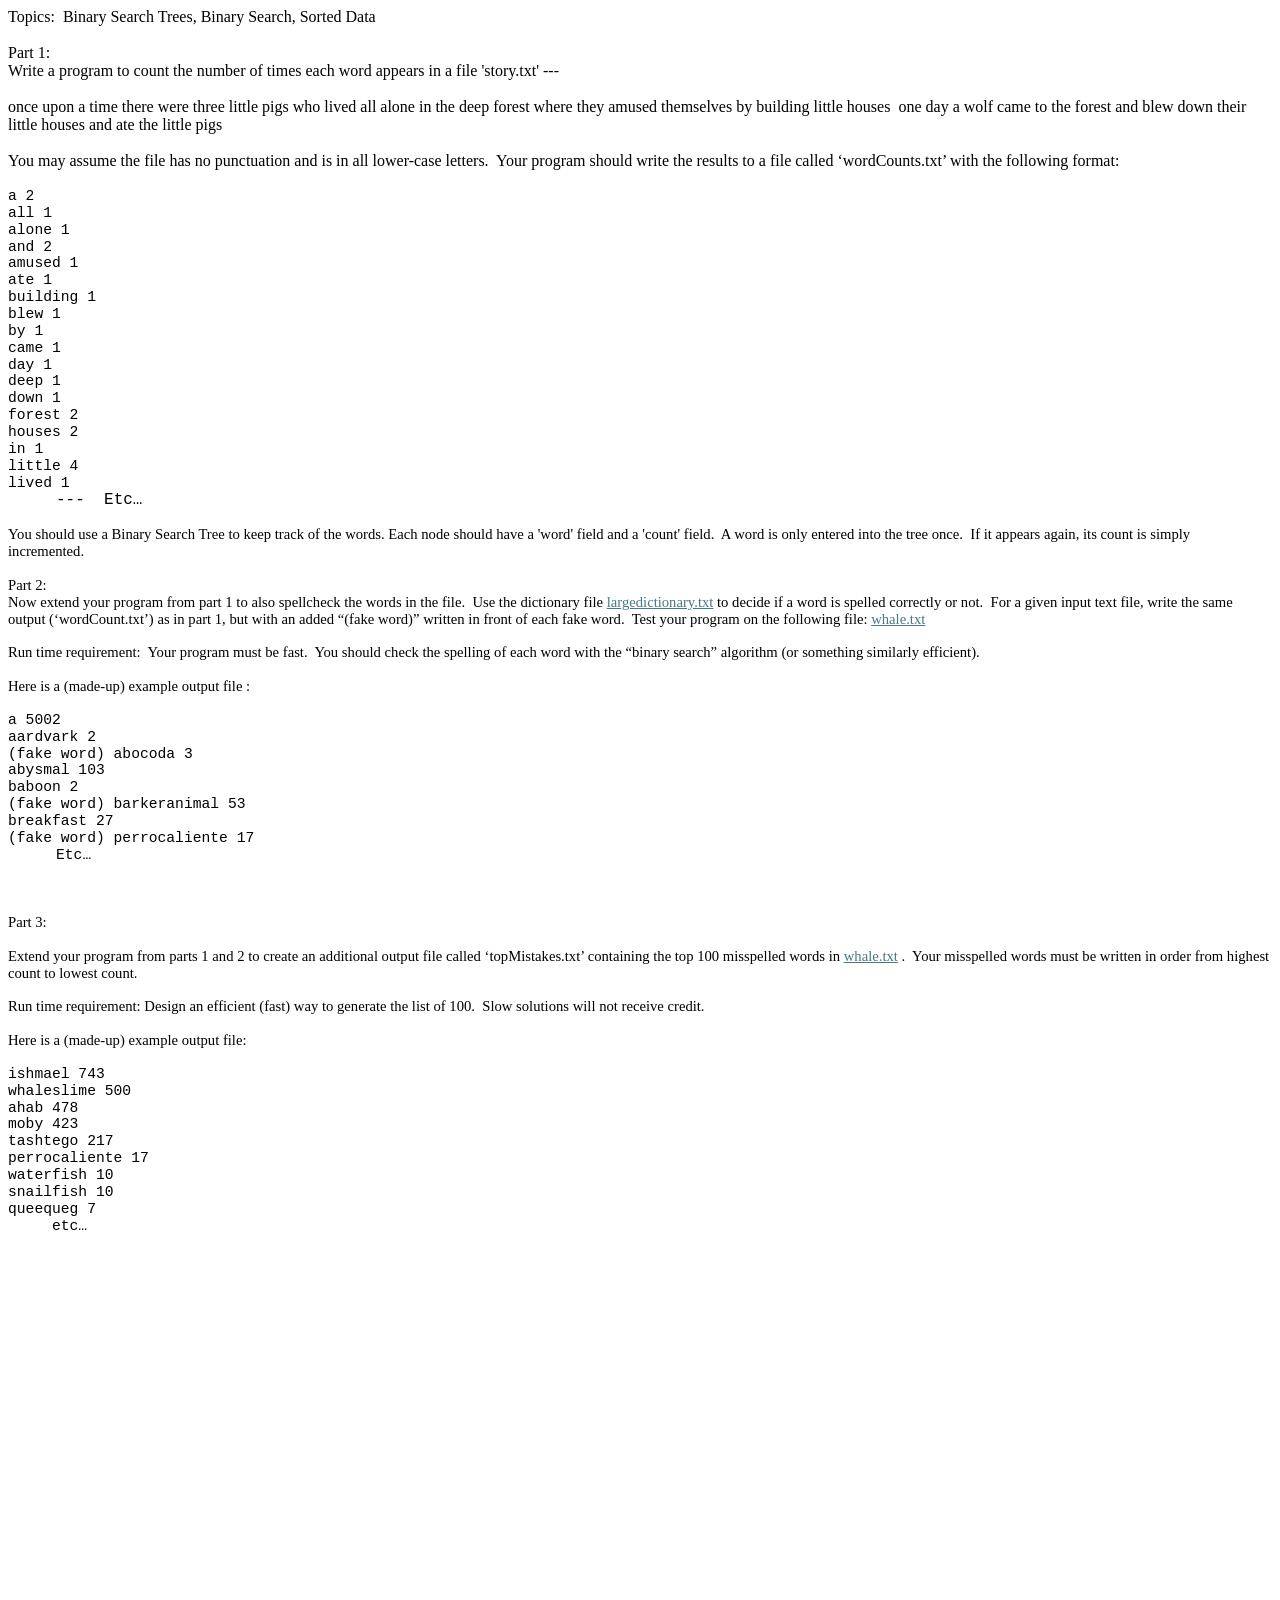
<file: CS2380/homework/wordCounterChecker/wordCounterChecker.htm>
<html xmlns:v="urn:schemas-microsoft-com:vml"
xmlns:o="urn:schemas-microsoft-com:office:office"
xmlns:w="urn:schemas-microsoft-com:office:word"
xmlns:m="http://schemas.microsoft.com/office/2004/12/omml"
xmlns="http://www.w3.org/TR/REC-html40">

<head>
<meta http-equiv=Content-Type content="text/html; charset=utf-8">
<meta name=ProgId content=Word.Document>
<meta name=Generator content="Microsoft Word 15">
<meta name=Originator content="Microsoft Word 15">
<link rel=File-List href="wordCounterChecker_files/filelist.xml">
<!--[if gte mso 9]><xml>
 <o:DocumentProperties>
  <o:Author>Robbie Schweller</o:Author>
  <o:LastAuthor>Robert Schweller</o:LastAuthor>
  <o:Revision>14</o:Revision>
  <o:TotalTime>134</o:TotalTime>
  <o:Created>2019-04-01T14:29:00Z</o:Created>
  <o:LastSaved>2026-11-17T01:12:00Z</o:LastSaved>
  <o:Pages>3</o:Pages>
  <o:Words>348</o:Words>
  <o:Characters>1990</o:Characters>
  <o:Company>UTPA</o:Company>
  <o:Lines>16</o:Lines>
  <o:Paragraphs>4</o:Paragraphs>
  <o:CharactersWithSpaces>2334</o:CharactersWithSpaces>
  <o:Version>16.00</o:Version>
 </o:DocumentProperties>
</xml><![endif]-->
<link rel=themeData href="wordCounterChecker_files/themedata.thmx">
<link rel=colorSchemeMapping
href="wordCounterChecker_files/colorschememapping.xml">
<!--[if gte mso 9]><xml>
 <w:WordDocument>
  <w:View>Print</w:View>
  <w:Zoom>180</w:Zoom>
  <w:TrackMoves>false</w:TrackMoves>
  <w:TrackFormatting/>
  <w:PunctuationKerning/>
  <w:ValidateAgainstSchemas/>
  <w:SaveIfXMLInvalid>false</w:SaveIfXMLInvalid>
  <w:IgnoreMixedContent>false</w:IgnoreMixedContent>
  <w:AlwaysShowPlaceholderText>false</w:AlwaysShowPlaceholderText>
  <w:DoNotPromoteQF/>
  <w:LidThemeOther>EN-US</w:LidThemeOther>
  <w:LidThemeAsian>X-NONE</w:LidThemeAsian>
  <w:LidThemeComplexScript>X-NONE</w:LidThemeComplexScript>
  <w:Compatibility>
   <w:BreakWrappedTables/>
   <w:SnapToGridInCell/>
   <w:WrapTextWithPunct/>
   <w:UseAsianBreakRules/>
   <w:DontGrowAutofit/>
   <w:SplitPgBreakAndParaMark/>
   <w:DontVertAlignCellWithSp/>
   <w:DontBreakConstrainedForcedTables/>
   <w:DontVertAlignInTxbx/>
   <w:Word11KerningPairs/>
   <w:CachedColBalance/>
   <w:UseFELayout/>
  </w:Compatibility>
  <w:BrowserLevel>MicrosoftInternetExplorer4</w:BrowserLevel>
  <m:mathPr>
   <m:mathFont m:val="Cambria Math"/>
   <m:brkBin m:val="before"/>
   <m:brkBinSub m:val="&#45;-"/>
   <m:smallFrac m:val="off"/>
   <m:dispDef/>
   <m:lMargin m:val="0"/>
   <m:rMargin m:val="0"/>
   <m:defJc m:val="centerGroup"/>
   <m:wrapIndent m:val="1440"/>
   <m:intLim m:val="subSup"/>
   <m:naryLim m:val="undOvr"/>
  </m:mathPr></w:WordDocument>
</xml><![endif]--><!--[if gte mso 9]><xml>
 <w:LatentStyles DefLockedState="false" DefUnhideWhenUsed="false"
  DefSemiHidden="false" DefQFormat="false" DefPriority="99"
  LatentStyleCount="376">
  <w:LsdException Locked="false" Priority="0" QFormat="true" Name="Normal"/>
  <w:LsdException Locked="false" Priority="9" QFormat="true" Name="heading 1"/>
  <w:LsdException Locked="false" Priority="9" SemiHidden="true"
   UnhideWhenUsed="true" QFormat="true" Name="heading 2"/>
  <w:LsdException Locked="false" Priority="9" SemiHidden="true"
   UnhideWhenUsed="true" QFormat="true" Name="heading 3"/>
  <w:LsdException Locked="false" Priority="9" SemiHidden="true"
   UnhideWhenUsed="true" QFormat="true" Name="heading 4"/>
  <w:LsdException Locked="false" Priority="9" SemiHidden="true"
   UnhideWhenUsed="true" QFormat="true" Name="heading 5"/>
  <w:LsdException Locked="false" Priority="9" SemiHidden="true"
   UnhideWhenUsed="true" QFormat="true" Name="heading 6"/>
  <w:LsdException Locked="false" Priority="9" SemiHidden="true"
   UnhideWhenUsed="true" QFormat="true" Name="heading 7"/>
  <w:LsdException Locked="false" Priority="9" SemiHidden="true"
   UnhideWhenUsed="true" QFormat="true" Name="heading 8"/>
  <w:LsdException Locked="false" Priority="9" SemiHidden="true"
   UnhideWhenUsed="true" QFormat="true" Name="heading 9"/>
  <w:LsdException Locked="false" SemiHidden="true" UnhideWhenUsed="true"
   Name="index 1"/>
  <w:LsdException Locked="false" SemiHidden="true" UnhideWhenUsed="true"
   Name="index 2"/>
  <w:LsdException Locked="false" SemiHidden="true" UnhideWhenUsed="true"
   Name="index 3"/>
  <w:LsdException Locked="false" SemiHidden="true" UnhideWhenUsed="true"
   Name="index 4"/>
  <w:LsdException Locked="false" SemiHidden="true" UnhideWhenUsed="true"
   Name="index 5"/>
  <w:LsdException Locked="false" SemiHidden="true" UnhideWhenUsed="true"
   Name="index 6"/>
  <w:LsdException Locked="false" SemiHidden="true" UnhideWhenUsed="true"
   Name="index 7"/>
  <w:LsdException Locked="false" SemiHidden="true" UnhideWhenUsed="true"
   Name="index 8"/>
  <w:LsdException Locked="false" SemiHidden="true" UnhideWhenUsed="true"
   Name="index 9"/>
  <w:LsdException Locked="false" Priority="39" SemiHidden="true"
   UnhideWhenUsed="true" Name="toc 1"/>
  <w:LsdException Locked="false" Priority="39" SemiHidden="true"
   UnhideWhenUsed="true" Name="toc 2"/>
  <w:LsdException Locked="false" Priority="39" SemiHidden="true"
   UnhideWhenUsed="true" Name="toc 3"/>
  <w:LsdException Locked="false" Priority="39" SemiHidden="true"
   UnhideWhenUsed="true" Name="toc 4"/>
  <w:LsdException Locked="false" Priority="39" SemiHidden="true"
   UnhideWhenUsed="true" Name="toc 5"/>
  <w:LsdException Locked="false" Priority="39" SemiHidden="true"
   UnhideWhenUsed="true" Name="toc 6"/>
  <w:LsdException Locked="false" Priority="39" SemiHidden="true"
   UnhideWhenUsed="true" Name="toc 7"/>
  <w:LsdException Locked="false" Priority="39" SemiHidden="true"
   UnhideWhenUsed="true" Name="toc 8"/>
  <w:LsdException Locked="false" Priority="39" SemiHidden="true"
   UnhideWhenUsed="true" Name="toc 9"/>
  <w:LsdException Locked="false" SemiHidden="true" UnhideWhenUsed="true"
   Name="Normal Indent"/>
  <w:LsdException Locked="false" SemiHidden="true" UnhideWhenUsed="true"
   Name="footnote text"/>
  <w:LsdException Locked="false" SemiHidden="true" UnhideWhenUsed="true"
   Name="annotation text"/>
  <w:LsdException Locked="false" SemiHidden="true" UnhideWhenUsed="true"
   Name="header"/>
  <w:LsdException Locked="false" SemiHidden="true" UnhideWhenUsed="true"
   Name="footer"/>
  <w:LsdException Locked="false" SemiHidden="true" UnhideWhenUsed="true"
   Name="index heading"/>
  <w:LsdException Locked="false" Priority="35" SemiHidden="true"
   UnhideWhenUsed="true" QFormat="true" Name="caption"/>
  <w:LsdException Locked="false" SemiHidden="true" UnhideWhenUsed="true"
   Name="table of figures"/>
  <w:LsdException Locked="false" SemiHidden="true" UnhideWhenUsed="true"
   Name="envelope address"/>
  <w:LsdException Locked="false" SemiHidden="true" UnhideWhenUsed="true"
   Name="envelope return"/>
  <w:LsdException Locked="false" SemiHidden="true" UnhideWhenUsed="true"
   Name="footnote reference"/>
  <w:LsdException Locked="false" SemiHidden="true" UnhideWhenUsed="true"
   Name="annotation reference"/>
  <w:LsdException Locked="false" SemiHidden="true" UnhideWhenUsed="true"
   Name="line number"/>
  <w:LsdException Locked="false" SemiHidden="true" UnhideWhenUsed="true"
   Name="page number"/>
  <w:LsdException Locked="false" SemiHidden="true" UnhideWhenUsed="true"
   Name="endnote reference"/>
  <w:LsdException Locked="false" SemiHidden="true" UnhideWhenUsed="true"
   Name="endnote text"/>
  <w:LsdException Locked="false" SemiHidden="true" UnhideWhenUsed="true"
   Name="table of authorities"/>
  <w:LsdException Locked="false" SemiHidden="true" UnhideWhenUsed="true"
   Name="macro"/>
  <w:LsdException Locked="false" SemiHidden="true" UnhideWhenUsed="true"
   Name="toa heading"/>
  <w:LsdException Locked="false" SemiHidden="true" UnhideWhenUsed="true"
   Name="List"/>
  <w:LsdException Locked="false" SemiHidden="true" UnhideWhenUsed="true"
   Name="List Bullet"/>
  <w:LsdException Locked="false" SemiHidden="true" UnhideWhenUsed="true"
   Name="List Number"/>
  <w:LsdException Locked="false" SemiHidden="true" UnhideWhenUsed="true"
   Name="List 2"/>
  <w:LsdException Locked="false" SemiHidden="true" UnhideWhenUsed="true"
   Name="List 3"/>
  <w:LsdException Locked="false" SemiHidden="true" UnhideWhenUsed="true"
   Name="List 4"/>
  <w:LsdException Locked="false" SemiHidden="true" UnhideWhenUsed="true"
   Name="List 5"/>
  <w:LsdException Locked="false" SemiHidden="true" UnhideWhenUsed="true"
   Name="List Bullet 2"/>
  <w:LsdException Locked="false" SemiHidden="true" UnhideWhenUsed="true"
   Name="List Bullet 3"/>
  <w:LsdException Locked="false" SemiHidden="true" UnhideWhenUsed="true"
   Name="List Bullet 4"/>
  <w:LsdException Locked="false" SemiHidden="true" UnhideWhenUsed="true"
   Name="List Bullet 5"/>
  <w:LsdException Locked="false" SemiHidden="true" UnhideWhenUsed="true"
   Name="List Number 2"/>
  <w:LsdException Locked="false" SemiHidden="true" UnhideWhenUsed="true"
   Name="List Number 3"/>
  <w:LsdException Locked="false" SemiHidden="true" UnhideWhenUsed="true"
   Name="List Number 4"/>
  <w:LsdException Locked="false" SemiHidden="true" UnhideWhenUsed="true"
   Name="List Number 5"/>
  <w:LsdException Locked="false" Priority="10" QFormat="true" Name="Title"/>
  <w:LsdException Locked="false" SemiHidden="true" UnhideWhenUsed="true"
   Name="Closing"/>
  <w:LsdException Locked="false" SemiHidden="true" UnhideWhenUsed="true"
   Name="Signature"/>
  <w:LsdException Locked="false" Priority="1" SemiHidden="true"
   UnhideWhenUsed="true" Name="Default Paragraph Font"/>
  <w:LsdException Locked="false" SemiHidden="true" UnhideWhenUsed="true"
   Name="Body Text"/>
  <w:LsdException Locked="false" SemiHidden="true" UnhideWhenUsed="true"
   Name="Body Text Indent"/>
  <w:LsdException Locked="false" SemiHidden="true" UnhideWhenUsed="true"
   Name="List Continue"/>
  <w:LsdException Locked="false" SemiHidden="true" UnhideWhenUsed="true"
   Name="List Continue 2"/>
  <w:LsdException Locked="false" SemiHidden="true" UnhideWhenUsed="true"
   Name="List Continue 3"/>
  <w:LsdException Locked="false" SemiHidden="true" UnhideWhenUsed="true"
   Name="List Continue 4"/>
  <w:LsdException Locked="false" SemiHidden="true" UnhideWhenUsed="true"
   Name="List Continue 5"/>
  <w:LsdException Locked="false" SemiHidden="true" UnhideWhenUsed="true"
   Name="Message Header"/>
  <w:LsdException Locked="false" Priority="11" QFormat="true" Name="Subtitle"/>
  <w:LsdException Locked="false" SemiHidden="true" UnhideWhenUsed="true"
   Name="Salutation"/>
  <w:LsdException Locked="false" SemiHidden="true" UnhideWhenUsed="true"
   Name="Date"/>
  <w:LsdException Locked="false" SemiHidden="true" UnhideWhenUsed="true"
   Name="Body Text First Indent"/>
  <w:LsdException Locked="false" SemiHidden="true" UnhideWhenUsed="true"
   Name="Body Text First Indent 2"/>
  <w:LsdException Locked="false" SemiHidden="true" UnhideWhenUsed="true"
   Name="Note Heading"/>
  <w:LsdException Locked="false" SemiHidden="true" UnhideWhenUsed="true"
   Name="Body Text 2"/>
  <w:LsdException Locked="false" SemiHidden="true" UnhideWhenUsed="true"
   Name="Body Text 3"/>
  <w:LsdException Locked="false" SemiHidden="true" UnhideWhenUsed="true"
   Name="Body Text Indent 2"/>
  <w:LsdException Locked="false" SemiHidden="true" UnhideWhenUsed="true"
   Name="Body Text Indent 3"/>
  <w:LsdException Locked="false" SemiHidden="true" UnhideWhenUsed="true"
   Name="Block Text"/>
  <w:LsdException Locked="false" SemiHidden="true" UnhideWhenUsed="true"
   Name="Hyperlink"/>
  <w:LsdException Locked="false" SemiHidden="true" UnhideWhenUsed="true"
   Name="FollowedHyperlink"/>
  <w:LsdException Locked="false" Priority="22" QFormat="true" Name="Strong"/>
  <w:LsdException Locked="false" Priority="20" QFormat="true" Name="Emphasis"/>
  <w:LsdException Locked="false" SemiHidden="true" UnhideWhenUsed="true"
   Name="Document Map"/>
  <w:LsdException Locked="false" SemiHidden="true" UnhideWhenUsed="true"
   Name="Plain Text"/>
  <w:LsdException Locked="false" SemiHidden="true" UnhideWhenUsed="true"
   Name="E-mail Signature"/>
  <w:LsdException Locked="false" SemiHidden="true" UnhideWhenUsed="true"
   Name="HTML Top of Form"/>
  <w:LsdException Locked="false" SemiHidden="true" UnhideWhenUsed="true"
   Name="HTML Bottom of Form"/>
  <w:LsdException Locked="false" SemiHidden="true" UnhideWhenUsed="true"
   Name="Normal (Web)"/>
  <w:LsdException Locked="false" SemiHidden="true" UnhideWhenUsed="true"
   Name="HTML Acronym"/>
  <w:LsdException Locked="false" SemiHidden="true" UnhideWhenUsed="true"
   Name="HTML Address"/>
  <w:LsdException Locked="false" SemiHidden="true" UnhideWhenUsed="true"
   Name="HTML Cite"/>
  <w:LsdException Locked="false" SemiHidden="true" UnhideWhenUsed="true"
   Name="HTML Code"/>
  <w:LsdException Locked="false" SemiHidden="true" UnhideWhenUsed="true"
   Name="HTML Definition"/>
  <w:LsdException Locked="false" SemiHidden="true" UnhideWhenUsed="true"
   Name="HTML Keyboard"/>
  <w:LsdException Locked="false" SemiHidden="true" UnhideWhenUsed="true"
   Name="HTML Preformatted"/>
  <w:LsdException Locked="false" SemiHidden="true" UnhideWhenUsed="true"
   Name="HTML Sample"/>
  <w:LsdException Locked="false" SemiHidden="true" UnhideWhenUsed="true"
   Name="HTML Typewriter"/>
  <w:LsdException Locked="false" SemiHidden="true" UnhideWhenUsed="true"
   Name="HTML Variable"/>
  <w:LsdException Locked="false" SemiHidden="true" UnhideWhenUsed="true"
   Name="Normal Table"/>
  <w:LsdException Locked="false" SemiHidden="true" UnhideWhenUsed="true"
   Name="annotation subject"/>
  <w:LsdException Locked="false" SemiHidden="true" UnhideWhenUsed="true"
   Name="No List"/>
  <w:LsdException Locked="false" SemiHidden="true" UnhideWhenUsed="true"
   Name="Outline List 1"/>
  <w:LsdException Locked="false" SemiHidden="true" UnhideWhenUsed="true"
   Name="Outline List 2"/>
  <w:LsdException Locked="false" SemiHidden="true" UnhideWhenUsed="true"
   Name="Outline List 3"/>
  <w:LsdException Locked="false" SemiHidden="true" UnhideWhenUsed="true"
   Name="Table Simple 1"/>
  <w:LsdException Locked="false" SemiHidden="true" UnhideWhenUsed="true"
   Name="Table Simple 2"/>
  <w:LsdException Locked="false" SemiHidden="true" UnhideWhenUsed="true"
   Name="Table Simple 3"/>
  <w:LsdException Locked="false" SemiHidden="true" UnhideWhenUsed="true"
   Name="Table Classic 1"/>
  <w:LsdException Locked="false" SemiHidden="true" UnhideWhenUsed="true"
   Name="Table Classic 2"/>
  <w:LsdException Locked="false" SemiHidden="true" UnhideWhenUsed="true"
   Name="Table Classic 3"/>
  <w:LsdException Locked="false" SemiHidden="true" UnhideWhenUsed="true"
   Name="Table Classic 4"/>
  <w:LsdException Locked="false" SemiHidden="true" UnhideWhenUsed="true"
   Name="Table Colorful 1"/>
  <w:LsdException Locked="false" SemiHidden="true" UnhideWhenUsed="true"
   Name="Table Colorful 2"/>
  <w:LsdException Locked="false" SemiHidden="true" UnhideWhenUsed="true"
   Name="Table Colorful 3"/>
  <w:LsdException Locked="false" SemiHidden="true" UnhideWhenUsed="true"
   Name="Table Columns 1"/>
  <w:LsdException Locked="false" SemiHidden="true" UnhideWhenUsed="true"
   Name="Table Columns 2"/>
  <w:LsdException Locked="false" SemiHidden="true" UnhideWhenUsed="true"
   Name="Table Columns 3"/>
  <w:LsdException Locked="false" SemiHidden="true" UnhideWhenUsed="true"
   Name="Table Columns 4"/>
  <w:LsdException Locked="false" SemiHidden="true" UnhideWhenUsed="true"
   Name="Table Columns 5"/>
  <w:LsdException Locked="false" SemiHidden="true" UnhideWhenUsed="true"
   Name="Table Grid 1"/>
  <w:LsdException Locked="false" SemiHidden="true" UnhideWhenUsed="true"
   Name="Table Grid 2"/>
  <w:LsdException Locked="false" SemiHidden="true" UnhideWhenUsed="true"
   Name="Table Grid 3"/>
  <w:LsdException Locked="false" SemiHidden="true" UnhideWhenUsed="true"
   Name="Table Grid 4"/>
  <w:LsdException Locked="false" SemiHidden="true" UnhideWhenUsed="true"
   Name="Table Grid 5"/>
  <w:LsdException Locked="false" SemiHidden="true" UnhideWhenUsed="true"
   Name="Table Grid 6"/>
  <w:LsdException Locked="false" SemiHidden="true" UnhideWhenUsed="true"
   Name="Table Grid 7"/>
  <w:LsdException Locked="false" SemiHidden="true" UnhideWhenUsed="true"
   Name="Table Grid 8"/>
  <w:LsdException Locked="false" SemiHidden="true" UnhideWhenUsed="true"
   Name="Table List 1"/>
  <w:LsdException Locked="false" SemiHidden="true" UnhideWhenUsed="true"
   Name="Table List 2"/>
  <w:LsdException Locked="false" SemiHidden="true" UnhideWhenUsed="true"
   Name="Table List 3"/>
  <w:LsdException Locked="false" SemiHidden="true" UnhideWhenUsed="true"
   Name="Table List 4"/>
  <w:LsdException Locked="false" SemiHidden="true" UnhideWhenUsed="true"
   Name="Table List 5"/>
  <w:LsdException Locked="false" SemiHidden="true" UnhideWhenUsed="true"
   Name="Table List 6"/>
  <w:LsdException Locked="false" SemiHidden="true" UnhideWhenUsed="true"
   Name="Table List 7"/>
  <w:LsdException Locked="false" SemiHidden="true" UnhideWhenUsed="true"
   Name="Table List 8"/>
  <w:LsdException Locked="false" SemiHidden="true" UnhideWhenUsed="true"
   Name="Table 3D effects 1"/>
  <w:LsdException Locked="false" SemiHidden="true" UnhideWhenUsed="true"
   Name="Table 3D effects 2"/>
  <w:LsdException Locked="false" SemiHidden="true" UnhideWhenUsed="true"
   Name="Table 3D effects 3"/>
  <w:LsdException Locked="false" SemiHidden="true" UnhideWhenUsed="true"
   Name="Table Contemporary"/>
  <w:LsdException Locked="false" SemiHidden="true" UnhideWhenUsed="true"
   Name="Table Elegant"/>
  <w:LsdException Locked="false" SemiHidden="true" UnhideWhenUsed="true"
   Name="Table Professional"/>
  <w:LsdException Locked="false" SemiHidden="true" UnhideWhenUsed="true"
   Name="Table Subtle 1"/>
  <w:LsdException Locked="false" SemiHidden="true" UnhideWhenUsed="true"
   Name="Table Subtle 2"/>
  <w:LsdException Locked="false" SemiHidden="true" UnhideWhenUsed="true"
   Name="Table Web 1"/>
  <w:LsdException Locked="false" SemiHidden="true" UnhideWhenUsed="true"
   Name="Table Web 2"/>
  <w:LsdException Locked="false" SemiHidden="true" UnhideWhenUsed="true"
   Name="Table Web 3"/>
  <w:LsdException Locked="false" SemiHidden="true" UnhideWhenUsed="true"
   Name="Balloon Text"/>
  <w:LsdException Locked="false" Priority="59" Name="Table Grid"/>
  <w:LsdException Locked="false" SemiHidden="true" UnhideWhenUsed="true"
   Name="Table Theme"/>
  <w:LsdException Locked="false" SemiHidden="true" Name="Placeholder Text"/>
  <w:LsdException Locked="false" Priority="1" QFormat="true" Name="No Spacing"/>
  <w:LsdException Locked="false" Priority="60" Name="Light Shading"/>
  <w:LsdException Locked="false" Priority="61" Name="Light List"/>
  <w:LsdException Locked="false" Priority="62" Name="Light Grid"/>
  <w:LsdException Locked="false" Priority="63" Name="Medium Shading 1"/>
  <w:LsdException Locked="false" Priority="64" Name="Medium Shading 2"/>
  <w:LsdException Locked="false" Priority="65" Name="Medium List 1"/>
  <w:LsdException Locked="false" Priority="66" Name="Medium List 2"/>
  <w:LsdException Locked="false" Priority="67" Name="Medium Grid 1"/>
  <w:LsdException Locked="false" Priority="68" Name="Medium Grid 2"/>
  <w:LsdException Locked="false" Priority="69" Name="Medium Grid 3"/>
  <w:LsdException Locked="false" Priority="70" Name="Dark List"/>
  <w:LsdException Locked="false" Priority="71" Name="Colorful Shading"/>
  <w:LsdException Locked="false" Priority="72" Name="Colorful List"/>
  <w:LsdException Locked="false" Priority="73" Name="Colorful Grid"/>
  <w:LsdException Locked="false" Priority="60" Name="Light Shading Accent 1"/>
  <w:LsdException Locked="false" Priority="61" Name="Light List Accent 1"/>
  <w:LsdException Locked="false" Priority="62" Name="Light Grid Accent 1"/>
  <w:LsdException Locked="false" Priority="63" Name="Medium Shading 1 Accent 1"/>
  <w:LsdException Locked="false" Priority="64" Name="Medium Shading 2 Accent 1"/>
  <w:LsdException Locked="false" Priority="65" Name="Medium List 1 Accent 1"/>
  <w:LsdException Locked="false" SemiHidden="true" Name="Revision"/>
  <w:LsdException Locked="false" Priority="34" QFormat="true"
   Name="List Paragraph"/>
  <w:LsdException Locked="false" Priority="29" QFormat="true" Name="Quote"/>
  <w:LsdException Locked="false" Priority="30" QFormat="true"
   Name="Intense Quote"/>
  <w:LsdException Locked="false" Priority="66" Name="Medium List 2 Accent 1"/>
  <w:LsdException Locked="false" Priority="67" Name="Medium Grid 1 Accent 1"/>
  <w:LsdException Locked="false" Priority="68" Name="Medium Grid 2 Accent 1"/>
  <w:LsdException Locked="false" Priority="69" Name="Medium Grid 3 Accent 1"/>
  <w:LsdException Locked="false" Priority="70" Name="Dark List Accent 1"/>
  <w:LsdException Locked="false" Priority="71" Name="Colorful Shading Accent 1"/>
  <w:LsdException Locked="false" Priority="72" Name="Colorful List Accent 1"/>
  <w:LsdException Locked="false" Priority="73" Name="Colorful Grid Accent 1"/>
  <w:LsdException Locked="false" Priority="60" Name="Light Shading Accent 2"/>
  <w:LsdException Locked="false" Priority="61" Name="Light List Accent 2"/>
  <w:LsdException Locked="false" Priority="62" Name="Light Grid Accent 2"/>
  <w:LsdException Locked="false" Priority="63" Name="Medium Shading 1 Accent 2"/>
  <w:LsdException Locked="false" Priority="64" Name="Medium Shading 2 Accent 2"/>
  <w:LsdException Locked="false" Priority="65" Name="Medium List 1 Accent 2"/>
  <w:LsdException Locked="false" Priority="66" Name="Medium List 2 Accent 2"/>
  <w:LsdException Locked="false" Priority="67" Name="Medium Grid 1 Accent 2"/>
  <w:LsdException Locked="false" Priority="68" Name="Medium Grid 2 Accent 2"/>
  <w:LsdException Locked="false" Priority="69" Name="Medium Grid 3 Accent 2"/>
  <w:LsdException Locked="false" Priority="70" Name="Dark List Accent 2"/>
  <w:LsdException Locked="false" Priority="71" Name="Colorful Shading Accent 2"/>
  <w:LsdException Locked="false" Priority="72" Name="Colorful List Accent 2"/>
  <w:LsdException Locked="false" Priority="73" Name="Colorful Grid Accent 2"/>
  <w:LsdException Locked="false" Priority="60" Name="Light Shading Accent 3"/>
  <w:LsdException Locked="false" Priority="61" Name="Light List Accent 3"/>
  <w:LsdException Locked="false" Priority="62" Name="Light Grid Accent 3"/>
  <w:LsdException Locked="false" Priority="63" Name="Medium Shading 1 Accent 3"/>
  <w:LsdException Locked="false" Priority="64" Name="Medium Shading 2 Accent 3"/>
  <w:LsdException Locked="false" Priority="65" Name="Medium List 1 Accent 3"/>
  <w:LsdException Locked="false" Priority="66" Name="Medium List 2 Accent 3"/>
  <w:LsdException Locked="false" Priority="67" Name="Medium Grid 1 Accent 3"/>
  <w:LsdException Locked="false" Priority="68" Name="Medium Grid 2 Accent 3"/>
  <w:LsdException Locked="false" Priority="69" Name="Medium Grid 3 Accent 3"/>
  <w:LsdException Locked="false" Priority="70" Name="Dark List Accent 3"/>
  <w:LsdException Locked="false" Priority="71" Name="Colorful Shading Accent 3"/>
  <w:LsdException Locked="false" Priority="72" Name="Colorful List Accent 3"/>
  <w:LsdException Locked="false" Priority="73" Name="Colorful Grid Accent 3"/>
  <w:LsdException Locked="false" Priority="60" Name="Light Shading Accent 4"/>
  <w:LsdException Locked="false" Priority="61" Name="Light List Accent 4"/>
  <w:LsdException Locked="false" Priority="62" Name="Light Grid Accent 4"/>
  <w:LsdException Locked="false" Priority="63" Name="Medium Shading 1 Accent 4"/>
  <w:LsdException Locked="false" Priority="64" Name="Medium Shading 2 Accent 4"/>
  <w:LsdException Locked="false" Priority="65" Name="Medium List 1 Accent 4"/>
  <w:LsdException Locked="false" Priority="66" Name="Medium List 2 Accent 4"/>
  <w:LsdException Locked="false" Priority="67" Name="Medium Grid 1 Accent 4"/>
  <w:LsdException Locked="false" Priority="68" Name="Medium Grid 2 Accent 4"/>
  <w:LsdException Locked="false" Priority="69" Name="Medium Grid 3 Accent 4"/>
  <w:LsdException Locked="false" Priority="70" Name="Dark List Accent 4"/>
  <w:LsdException Locked="false" Priority="71" Name="Colorful Shading Accent 4"/>
  <w:LsdException Locked="false" Priority="72" Name="Colorful List Accent 4"/>
  <w:LsdException Locked="false" Priority="73" Name="Colorful Grid Accent 4"/>
  <w:LsdException Locked="false" Priority="60" Name="Light Shading Accent 5"/>
  <w:LsdException Locked="false" Priority="61" Name="Light List Accent 5"/>
  <w:LsdException Locked="false" Priority="62" Name="Light Grid Accent 5"/>
  <w:LsdException Locked="false" Priority="63" Name="Medium Shading 1 Accent 5"/>
  <w:LsdException Locked="false" Priority="64" Name="Medium Shading 2 Accent 5"/>
  <w:LsdException Locked="false" Priority="65" Name="Medium List 1 Accent 5"/>
  <w:LsdException Locked="false" Priority="66" Name="Medium List 2 Accent 5"/>
  <w:LsdException Locked="false" Priority="67" Name="Medium Grid 1 Accent 5"/>
  <w:LsdException Locked="false" Priority="68" Name="Medium Grid 2 Accent 5"/>
  <w:LsdException Locked="false" Priority="69" Name="Medium Grid 3 Accent 5"/>
  <w:LsdException Locked="false" Priority="70" Name="Dark List Accent 5"/>
  <w:LsdException Locked="false" Priority="71" Name="Colorful Shading Accent 5"/>
  <w:LsdException Locked="false" Priority="72" Name="Colorful List Accent 5"/>
  <w:LsdException Locked="false" Priority="73" Name="Colorful Grid Accent 5"/>
  <w:LsdException Locked="false" Priority="60" Name="Light Shading Accent 6"/>
  <w:LsdException Locked="false" Priority="61" Name="Light List Accent 6"/>
  <w:LsdException Locked="false" Priority="62" Name="Light Grid Accent 6"/>
  <w:LsdException Locked="false" Priority="63" Name="Medium Shading 1 Accent 6"/>
  <w:LsdException Locked="false" Priority="64" Name="Medium Shading 2 Accent 6"/>
  <w:LsdException Locked="false" Priority="65" Name="Medium List 1 Accent 6"/>
  <w:LsdException Locked="false" Priority="66" Name="Medium List 2 Accent 6"/>
  <w:LsdException Locked="false" Priority="67" Name="Medium Grid 1 Accent 6"/>
  <w:LsdException Locked="false" Priority="68" Name="Medium Grid 2 Accent 6"/>
  <w:LsdException Locked="false" Priority="69" Name="Medium Grid 3 Accent 6"/>
  <w:LsdException Locked="false" Priority="70" Name="Dark List Accent 6"/>
  <w:LsdException Locked="false" Priority="71" Name="Colorful Shading Accent 6"/>
  <w:LsdException Locked="false" Priority="72" Name="Colorful List Accent 6"/>
  <w:LsdException Locked="false" Priority="73" Name="Colorful Grid Accent 6"/>
  <w:LsdException Locked="false" Priority="19" QFormat="true"
   Name="Subtle Emphasis"/>
  <w:LsdException Locked="false" Priority="21" QFormat="true"
   Name="Intense Emphasis"/>
  <w:LsdException Locked="false" Priority="31" QFormat="true"
   Name="Subtle Reference"/>
  <w:LsdException Locked="false" Priority="32" QFormat="true"
   Name="Intense Reference"/>
  <w:LsdException Locked="false" Priority="33" QFormat="true" Name="Book Title"/>
  <w:LsdException Locked="false" Priority="37" SemiHidden="true"
   UnhideWhenUsed="true" Name="Bibliography"/>
  <w:LsdException Locked="false" Priority="39" SemiHidden="true"
   UnhideWhenUsed="true" QFormat="true" Name="TOC Heading"/>
  <w:LsdException Locked="false" Priority="41" Name="Plain Table 1"/>
  <w:LsdException Locked="false" Priority="42" Name="Plain Table 2"/>
  <w:LsdException Locked="false" Priority="43" Name="Plain Table 3"/>
  <w:LsdException Locked="false" Priority="44" Name="Plain Table 4"/>
  <w:LsdException Locked="false" Priority="45" Name="Plain Table 5"/>
  <w:LsdException Locked="false" Priority="40" Name="Grid Table Light"/>
  <w:LsdException Locked="false" Priority="46" Name="Grid Table 1 Light"/>
  <w:LsdException Locked="false" Priority="47" Name="Grid Table 2"/>
  <w:LsdException Locked="false" Priority="48" Name="Grid Table 3"/>
  <w:LsdException Locked="false" Priority="49" Name="Grid Table 4"/>
  <w:LsdException Locked="false" Priority="50" Name="Grid Table 5 Dark"/>
  <w:LsdException Locked="false" Priority="51" Name="Grid Table 6 Colorful"/>
  <w:LsdException Locked="false" Priority="52" Name="Grid Table 7 Colorful"/>
  <w:LsdException Locked="false" Priority="46"
   Name="Grid Table 1 Light Accent 1"/>
  <w:LsdException Locked="false" Priority="47" Name="Grid Table 2 Accent 1"/>
  <w:LsdException Locked="false" Priority="48" Name="Grid Table 3 Accent 1"/>
  <w:LsdException Locked="false" Priority="49" Name="Grid Table 4 Accent 1"/>
  <w:LsdException Locked="false" Priority="50" Name="Grid Table 5 Dark Accent 1"/>
  <w:LsdException Locked="false" Priority="51"
   Name="Grid Table 6 Colorful Accent 1"/>
  <w:LsdException Locked="false" Priority="52"
   Name="Grid Table 7 Colorful Accent 1"/>
  <w:LsdException Locked="false" Priority="46"
   Name="Grid Table 1 Light Accent 2"/>
  <w:LsdException Locked="false" Priority="47" Name="Grid Table 2 Accent 2"/>
  <w:LsdException Locked="false" Priority="48" Name="Grid Table 3 Accent 2"/>
  <w:LsdException Locked="false" Priority="49" Name="Grid Table 4 Accent 2"/>
  <w:LsdException Locked="false" Priority="50" Name="Grid Table 5 Dark Accent 2"/>
  <w:LsdException Locked="false" Priority="51"
   Name="Grid Table 6 Colorful Accent 2"/>
  <w:LsdException Locked="false" Priority="52"
   Name="Grid Table 7 Colorful Accent 2"/>
  <w:LsdException Locked="false" Priority="46"
   Name="Grid Table 1 Light Accent 3"/>
  <w:LsdException Locked="false" Priority="47" Name="Grid Table 2 Accent 3"/>
  <w:LsdException Locked="false" Priority="48" Name="Grid Table 3 Accent 3"/>
  <w:LsdException Locked="false" Priority="49" Name="Grid Table 4 Accent 3"/>
  <w:LsdException Locked="false" Priority="50" Name="Grid Table 5 Dark Accent 3"/>
  <w:LsdException Locked="false" Priority="51"
   Name="Grid Table 6 Colorful Accent 3"/>
  <w:LsdException Locked="false" Priority="52"
   Name="Grid Table 7 Colorful Accent 3"/>
  <w:LsdException Locked="false" Priority="46"
   Name="Grid Table 1 Light Accent 4"/>
  <w:LsdException Locked="false" Priority="47" Name="Grid Table 2 Accent 4"/>
  <w:LsdException Locked="false" Priority="48" Name="Grid Table 3 Accent 4"/>
  <w:LsdException Locked="false" Priority="49" Name="Grid Table 4 Accent 4"/>
  <w:LsdException Locked="false" Priority="50" Name="Grid Table 5 Dark Accent 4"/>
  <w:LsdException Locked="false" Priority="51"
   Name="Grid Table 6 Colorful Accent 4"/>
  <w:LsdException Locked="false" Priority="52"
   Name="Grid Table 7 Colorful Accent 4"/>
  <w:LsdException Locked="false" Priority="46"
   Name="Grid Table 1 Light Accent 5"/>
  <w:LsdException Locked="false" Priority="47" Name="Grid Table 2 Accent 5"/>
  <w:LsdException Locked="false" Priority="48" Name="Grid Table 3 Accent 5"/>
  <w:LsdException Locked="false" Priority="49" Name="Grid Table 4 Accent 5"/>
  <w:LsdException Locked="false" Priority="50" Name="Grid Table 5 Dark Accent 5"/>
  <w:LsdException Locked="false" Priority="51"
   Name="Grid Table 6 Colorful Accent 5"/>
  <w:LsdException Locked="false" Priority="52"
   Name="Grid Table 7 Colorful Accent 5"/>
  <w:LsdException Locked="false" Priority="46"
   Name="Grid Table 1 Light Accent 6"/>
  <w:LsdException Locked="false" Priority="47" Name="Grid Table 2 Accent 6"/>
  <w:LsdException Locked="false" Priority="48" Name="Grid Table 3 Accent 6"/>
  <w:LsdException Locked="false" Priority="49" Name="Grid Table 4 Accent 6"/>
  <w:LsdException Locked="false" Priority="50" Name="Grid Table 5 Dark Accent 6"/>
  <w:LsdException Locked="false" Priority="51"
   Name="Grid Table 6 Colorful Accent 6"/>
  <w:LsdException Locked="false" Priority="52"
   Name="Grid Table 7 Colorful Accent 6"/>
  <w:LsdException Locked="false" Priority="46" Name="List Table 1 Light"/>
  <w:LsdException Locked="false" Priority="47" Name="List Table 2"/>
  <w:LsdException Locked="false" Priority="48" Name="List Table 3"/>
  <w:LsdException Locked="false" Priority="49" Name="List Table 4"/>
  <w:LsdException Locked="false" Priority="50" Name="List Table 5 Dark"/>
  <w:LsdException Locked="false" Priority="51" Name="List Table 6 Colorful"/>
  <w:LsdException Locked="false" Priority="52" Name="List Table 7 Colorful"/>
  <w:LsdException Locked="false" Priority="46"
   Name="List Table 1 Light Accent 1"/>
  <w:LsdException Locked="false" Priority="47" Name="List Table 2 Accent 1"/>
  <w:LsdException Locked="false" Priority="48" Name="List Table 3 Accent 1"/>
  <w:LsdException Locked="false" Priority="49" Name="List Table 4 Accent 1"/>
  <w:LsdException Locked="false" Priority="50" Name="List Table 5 Dark Accent 1"/>
  <w:LsdException Locked="false" Priority="51"
   Name="List Table 6 Colorful Accent 1"/>
  <w:LsdException Locked="false" Priority="52"
   Name="List Table 7 Colorful Accent 1"/>
  <w:LsdException Locked="false" Priority="46"
   Name="List Table 1 Light Accent 2"/>
  <w:LsdException Locked="false" Priority="47" Name="List Table 2 Accent 2"/>
  <w:LsdException Locked="false" Priority="48" Name="List Table 3 Accent 2"/>
  <w:LsdException Locked="false" Priority="49" Name="List Table 4 Accent 2"/>
  <w:LsdException Locked="false" Priority="50" Name="List Table 5 Dark Accent 2"/>
  <w:LsdException Locked="false" Priority="51"
   Name="List Table 6 Colorful Accent 2"/>
  <w:LsdException Locked="false" Priority="52"
   Name="List Table 7 Colorful Accent 2"/>
  <w:LsdException Locked="false" Priority="46"
   Name="List Table 1 Light Accent 3"/>
  <w:LsdException Locked="false" Priority="47" Name="List Table 2 Accent 3"/>
  <w:LsdException Locked="false" Priority="48" Name="List Table 3 Accent 3"/>
  <w:LsdException Locked="false" Priority="49" Name="List Table 4 Accent 3"/>
  <w:LsdException Locked="false" Priority="50" Name="List Table 5 Dark Accent 3"/>
  <w:LsdException Locked="false" Priority="51"
   Name="List Table 6 Colorful Accent 3"/>
  <w:LsdException Locked="false" Priority="52"
   Name="List Table 7 Colorful Accent 3"/>
  <w:LsdException Locked="false" Priority="46"
   Name="List Table 1 Light Accent 4"/>
  <w:LsdException Locked="false" Priority="47" Name="List Table 2 Accent 4"/>
  <w:LsdException Locked="false" Priority="48" Name="List Table 3 Accent 4"/>
  <w:LsdException Locked="false" Priority="49" Name="List Table 4 Accent 4"/>
  <w:LsdException Locked="false" Priority="50" Name="List Table 5 Dark Accent 4"/>
  <w:LsdException Locked="false" Priority="51"
   Name="List Table 6 Colorful Accent 4"/>
  <w:LsdException Locked="false" Priority="52"
   Name="List Table 7 Colorful Accent 4"/>
  <w:LsdException Locked="false" Priority="46"
   Name="List Table 1 Light Accent 5"/>
  <w:LsdException Locked="false" Priority="47" Name="List Table 2 Accent 5"/>
  <w:LsdException Locked="false" Priority="48" Name="List Table 3 Accent 5"/>
  <w:LsdException Locked="false" Priority="49" Name="List Table 4 Accent 5"/>
  <w:LsdException Locked="false" Priority="50" Name="List Table 5 Dark Accent 5"/>
  <w:LsdException Locked="false" Priority="51"
   Name="List Table 6 Colorful Accent 5"/>
  <w:LsdException Locked="false" Priority="52"
   Name="List Table 7 Colorful Accent 5"/>
  <w:LsdException Locked="false" Priority="46"
   Name="List Table 1 Light Accent 6"/>
  <w:LsdException Locked="false" Priority="47" Name="List Table 2 Accent 6"/>
  <w:LsdException Locked="false" Priority="48" Name="List Table 3 Accent 6"/>
  <w:LsdException Locked="false" Priority="49" Name="List Table 4 Accent 6"/>
  <w:LsdException Locked="false" Priority="50" Name="List Table 5 Dark Accent 6"/>
  <w:LsdException Locked="false" Priority="51"
   Name="List Table 6 Colorful Accent 6"/>
  <w:LsdException Locked="false" Priority="52"
   Name="List Table 7 Colorful Accent 6"/>
  <w:LsdException Locked="false" SemiHidden="true" UnhideWhenUsed="true"
   Name="Mention"/>
  <w:LsdException Locked="false" SemiHidden="true" UnhideWhenUsed="true"
   Name="Smart Hyperlink"/>
  <w:LsdException Locked="false" SemiHidden="true" UnhideWhenUsed="true"
   Name="Hashtag"/>
  <w:LsdException Locked="false" SemiHidden="true" UnhideWhenUsed="true"
   Name="Unresolved Mention"/>
  <w:LsdException Locked="false" SemiHidden="true" UnhideWhenUsed="true"
   Name="Smart Link"/>
 </w:LatentStyles>
</xml><![endif]-->
<style>
<!--
 /* Font Definitions */
 @font-face
	{font-family:"Cambria Math";
	panose-1:2 4 5 3 5 4 6 3 2 4;
	mso-font-charset:0;
	mso-generic-font-family:roman;
	mso-font-pitch:variable;
	mso-font-signature:-536869121 1107305727 33554432 0 415 0;}
@font-face
	{font-family:"Comic Sans MS";
	panose-1:3 15 7 2 3 3 2 2 2 4;
	mso-font-charset:0;
	mso-generic-font-family:script;
	mso-font-pitch:variable;
	mso-font-signature:1671 19 0 0 159 0;}
 /* Style Definitions */
 p.MsoNormal, li.MsoNormal, div.MsoNormal
	{mso-style-unhide:no;
	mso-style-qformat:yes;
	mso-style-parent:"";
	margin-top:0in;
	margin-right:0in;
	margin-bottom:10.0pt;
	margin-left:0in;
	line-height:115%;
	mso-pagination:widow-orphan;
	font-size:11.0pt;
	font-family:"Aptos",sans-serif;
	mso-ascii-font-family:Aptos;
	mso-ascii-theme-font:minor-latin;
	mso-fareast-font-family:"Times New Roman";
	mso-fareast-theme-font:minor-fareast;
	mso-hansi-font-family:Aptos;
	mso-hansi-theme-font:minor-latin;
	mso-bidi-font-family:"Times New Roman";
	mso-bidi-theme-font:minor-bidi;}
a:link, span.MsoHyperlink
	{mso-style-noshow:yes;
	mso-style-priority:99;
	color:#467886;
	mso-themecolor:hyperlink;
	text-decoration:underline;
	text-underline:single;}
a:visited, span.MsoHyperlinkFollowed
	{mso-style-noshow:yes;
	mso-style-priority:99;
	color:#96607D;
	mso-themecolor:followedhyperlink;
	text-decoration:underline;
	text-underline:single;}
p
	{mso-style-noshow:yes;
	mso-style-priority:99;
	mso-margin-top-alt:auto;
	margin-right:0in;
	mso-margin-bottom-alt:auto;
	margin-left:0in;
	mso-pagination:widow-orphan;
	font-size:12.0pt;
	font-family:"Times New Roman",serif;
	mso-fareast-font-family:"Times New Roman";}
p.msonormal0, li.msonormal0, div.msonormal0
	{mso-style-name:msonormal;
	mso-style-noshow:yes;
	mso-style-priority:99;
	mso-style-unhide:no;
	mso-margin-top-alt:auto;
	margin-right:0in;
	mso-margin-bottom-alt:auto;
	margin-left:0in;
	mso-pagination:widow-orphan;
	font-size:12.0pt;
	font-family:"Times New Roman",serif;
	mso-fareast-font-family:"Times New Roman";}
.MsoChpDefault
	{mso-style-type:export-only;
	mso-default-props:yes;
	font-size:10.0pt;
	mso-ansi-font-size:10.0pt;
	mso-bidi-font-size:10.0pt;
	font-family:"Aptos",sans-serif;
	mso-ascii-font-family:Aptos;
	mso-ascii-theme-font:minor-latin;
	mso-fareast-font-family:"Times New Roman";
	mso-fareast-theme-font:minor-fareast;
	mso-hansi-font-family:Aptos;
	mso-hansi-theme-font:minor-latin;
	mso-bidi-font-family:"Times New Roman";
	mso-bidi-theme-font:minor-bidi;
	mso-font-kerning:0pt;
	mso-ligatures:none;}
@page WordSection1
	{size:8.5in 11.0in;
	margin:1.0in 1.0in 1.0in 1.0in;
	mso-header-margin:.5in;
	mso-footer-margin:.5in;
	mso-paper-source:0;}
div.WordSection1
	{page:WordSection1;}
-->
</style>
<!--[if gte mso 10]>
<style>
 /* Style Definitions */
 table.MsoNormalTable
	{mso-style-name:"Table Normal";
	mso-tstyle-rowband-size:0;
	mso-tstyle-colband-size:0;
	mso-style-noshow:yes;
	mso-style-priority:99;
	mso-style-parent:"";
	mso-padding-alt:0in 5.4pt 0in 5.4pt;
	mso-para-margin:0in;
	mso-pagination:widow-orphan;
	font-size:10.0pt;
	font-family:"Aptos",sans-serif;
	mso-ascii-font-family:Aptos;
	mso-ascii-theme-font:minor-latin;
	mso-hansi-font-family:Aptos;
	mso-hansi-theme-font:minor-latin;}
</style>
<![endif]--><!--[if gte mso 9]><xml>
 <o:shapedefaults v:ext="edit" spidmax="1026"/>
</xml><![endif]--><!--[if gte mso 9]><xml>
 <o:shapelayout v:ext="edit">
  <o:idmap v:ext="edit" data="1"/>
 </o:shapelayout></xml><![endif]-->
</head>

<body lang=EN-US link="#467886" vlink="#96607D" style='tab-interval:.5in;
word-wrap:break-word'>

<div class=WordSection1>

<p style='margin:0in'><span style='font-family:"Comic Sans MS"'>Topics:<span
style='mso-spacerun:yes'>  </span>Binary Search Trees, Binary Search, Sorted
Data<o:p></o:p></span></p>

<p style='margin:0in'><span style='font-family:"Comic Sans MS"'><o:p>&nbsp;</o:p></span></p>

<p style='margin:0in'><span style='font-family:"Comic Sans MS"'>Part 1: <o:p></o:p></span></p>

<p style='margin:0in'><span style='font-family:"Comic Sans MS"'>Write a program
to count the number of times each word appears in a file 'story.txt' --- <o:p></o:p></span></p>

<p style='margin:0in'><o:p>&nbsp;</o:p></p>

<p style='margin:0in'><span style='font-family:"Comic Sans MS"'>once upon a
time there were three little pigs who lived all alone in the deep forest where
they amused themselves by building little houses<span
style='mso-spacerun:yes'>  </span>one day a wolf came to the forest and blew
down their little houses and ate the little pigs<o:p></o:p></span></p>

<p style='margin:0in'><span style='font-family:"Comic Sans MS"'><o:p>&nbsp;</o:p></span></p>

<p style='margin:0in'><span style='font-family:"Comic Sans MS"'>You may assume
the file has no punctuation and is in all lower-case letters.<span
style='mso-spacerun:yes'>  </span>Your program should write the results to a
file called ‘wordCounts.txt’ with the following format:<o:p></o:p></span></p>

<p style='margin:0in'><o:p>&nbsp;</o:p></p>

<p class=MsoNormal style='margin-bottom:0in'><span style='font-family:"Courier New"'>a
2<o:p></o:p></span></p>

<p class=MsoNormal style='margin-bottom:0in'><span style='font-family:"Courier New"'>all
1<o:p></o:p></span></p>

<p class=MsoNormal style='margin-bottom:0in'><span style='font-family:"Courier New"'>alone
1<o:p></o:p></span></p>

<p class=MsoNormal style='margin-bottom:0in'><span style='font-family:"Courier New"'>and
2<o:p></o:p></span></p>

<p class=MsoNormal style='margin-bottom:0in'><span style='font-family:"Courier New"'>amused
1<o:p></o:p></span></p>

<p class=MsoNormal style='margin-bottom:0in'><span style='font-family:"Courier New"'>ate
1<o:p></o:p></span></p>

<p class=MsoNormal style='margin-bottom:0in'><span style='font-family:"Courier New"'>building
1<o:p></o:p></span></p>

<p class=MsoNormal style='margin-bottom:0in'><span style='font-family:"Courier New"'>blew
1<o:p></o:p></span></p>

<p class=MsoNormal style='margin-bottom:0in'><span style='font-family:"Courier New"'>by
1<o:p></o:p></span></p>

<p class=MsoNormal style='margin-bottom:0in'><span style='font-family:"Courier New"'>came
1<o:p></o:p></span></p>

<p class=MsoNormal style='margin-bottom:0in'><span style='font-family:"Courier New"'>day
1<o:p></o:p></span></p>

<p class=MsoNormal style='margin-bottom:0in'><span style='font-family:"Courier New"'>deep
1<o:p></o:p></span></p>

<p class=MsoNormal style='margin-bottom:0in'><span style='font-family:"Courier New"'>down
1<o:p></o:p></span></p>

<p class=MsoNormal style='margin-bottom:0in'><span style='font-family:"Courier New"'>forest
2<o:p></o:p></span></p>

<p class=MsoNormal style='margin-bottom:0in'><span style='font-family:"Courier New"'>houses
2<o:p></o:p></span></p>

<p class=MsoNormal style='margin-bottom:0in'><span style='font-family:"Courier New"'>in
1<o:p></o:p></span></p>

<p class=MsoNormal style='margin-bottom:0in'><span style='font-family:"Courier New"'>little
4<o:p></o:p></span></p>

<p class=MsoNormal style='margin-bottom:0in'><span style='font-family:"Courier New"'>lived
1<o:p></o:p></span></p>

<p style='margin:0in'><span style='font-family:"Courier New"'><span
style='mso-tab-count:1'>     </span>---<span style='mso-spacerun:yes'> 
</span>Etc…<o:p></o:p></span></p>

<p class=MsoNormal style='margin-bottom:0in'><span style='font-family:"Comic Sans MS"'><o:p>&nbsp;</o:p></span></p>

<p class=MsoNormal style='margin-bottom:0in'><span style='font-family:"Comic Sans MS"'>You
should use a Binary Search Tree to keep track of the words. Each node should
have a 'word' field and a 'count' field.&nbsp; A word is only entered into the
tree once.&nbsp; If it appears again, its count is simply incremented.&nbsp;<o:p></o:p></span></p>

<p class=MsoNormal style='margin-bottom:0in'><span style='font-family:"Comic Sans MS"'><o:p>&nbsp;</o:p></span></p>

<p class=MsoNormal style='margin-bottom:0in'><span style='font-family:"Comic Sans MS"'>Part
2: <o:p></o:p></span></p>

<p class=MsoNormal style='margin-bottom:0in'><span style='font-family:"Comic Sans MS"'>Now
extend your program from part 1 to also spellcheck the words in the file.<span
style='mso-spacerun:yes'>  </span>Use the dictionary file <a
href="../files/largedictionary.txt">largedictionary.txt</a> to decide if a word
is spelled correctly or not.<span style='mso-spacerun:yes'>  </span>For a given
input text file, write the same output (‘wordCount.txt’) as in part 1, but with
an added “(fake word)” written in front of each fake word.<span
style='mso-spacerun:yes'>  </span>Test your program on the following file: <a
href="../files/whale.txt">whale.txt</a><o:p></o:p></span></p>

<p class=MsoNormal style='margin-bottom:0in'><span style='font-family:"Comic Sans MS"'><o:p>&nbsp;</o:p></span></p>

<p class=MsoNormal style='margin-bottom:0in'><span style='font-family:"Comic Sans MS"'>Run
time requirement:<span style='mso-spacerun:yes'>  </span>Your program must be
fast.<span style='mso-spacerun:yes'>  </span>You should check the spelling of
each word with the “binary search” algorithm (or something similarly
efficient).<o:p></o:p></span></p>

<p class=MsoNormal style='margin-bottom:0in'><span style='font-family:"Comic Sans MS"'><o:p>&nbsp;</o:p></span></p>

<p class=MsoNormal style='margin-bottom:0in'><span style='font-family:"Comic Sans MS"'>Here
is a (made-up) example output file :<o:p></o:p></span></p>

<p class=MsoNormal style='margin-bottom:0in'><span style='font-family:"Comic Sans MS"'><o:p>&nbsp;</o:p></span></p>

<p class=MsoNormal style='margin-bottom:0in'><span style='font-family:"Courier New"'>a
5002<o:p></o:p></span></p>

<p class=MsoNormal style='margin-bottom:0in'><span style='font-family:"Courier New"'>aardvark
2<o:p></o:p></span></p>

<p class=MsoNormal style='margin-bottom:0in'><span style='font-family:"Courier New"'>(fake
word) abocoda 3<o:p></o:p></span></p>

<p class=MsoNormal style='margin-bottom:0in'><span style='font-family:"Courier New"'>abysmal
103<o:p></o:p></span></p>

<p class=MsoNormal style='margin-bottom:0in'><span style='font-family:"Courier New"'>baboon
2<o:p></o:p></span></p>

<p class=MsoNormal style='margin-bottom:0in'><span style='font-family:"Courier New"'>(fake
word) barkeranimal 53<o:p></o:p></span></p>

<p class=MsoNormal style='margin-bottom:0in'><span style='font-family:"Courier New"'>breakfast
27<o:p></o:p></span></p>

<p class=MsoNormal style='margin-bottom:0in'><span style='font-family:"Courier New"'>(fake
word) perrocaliente 17<o:p></o:p></span></p>

<p class=MsoNormal style='margin-bottom:0in;text-indent:.5in'><span
style='font-family:"Courier New"'>Etc…<o:p></o:p></span></p>

<p class=MsoNormal style='margin-bottom:0in'><span style='font-family:"Courier New"'><br
style='mso-special-character:line-break'>
<![if !supportLineBreakNewLine]><br style='mso-special-character:line-break'>
<![endif]><o:p></o:p></span></p>

<p class=MsoNormal style='margin-bottom:0in'><span style='font-family:"Comic Sans MS"'><o:p>&nbsp;</o:p></span></p>

<p class=MsoNormal style='margin-bottom:0in'><span style='font-family:"Comic Sans MS"'>Part
3: <o:p></o:p></span></p>

<p class=MsoNormal style='margin-bottom:0in'><span style='font-family:"Comic Sans MS"'><o:p>&nbsp;</o:p></span></p>

<p class=MsoNormal style='margin-bottom:0in'><span style='font-family:"Comic Sans MS"'>Extend
your program from parts 1 and 2 to create an additional output file called
‘topMistakes.txt’ containing the top 100 misspelled words in <a
href="../files/whale.txt">whale.txt</a> .<span style='mso-spacerun:yes'> 
</span>Your misspelled words must be written in order from highest count to
lowest count.<span style='mso-spacerun:yes'>  </span><o:p></o:p></span></p>

<p class=MsoNormal style='margin-bottom:0in'><span style='font-family:"Comic Sans MS"'><o:p>&nbsp;</o:p></span></p>

<p class=MsoNormal style='margin-bottom:0in'><span style='font-family:"Comic Sans MS"'>Run
time requirement: Design an efficient (fast) way to generate the list of
100.<span style='mso-spacerun:yes'>  </span>Slow solutions will not receive
credit.<o:p></o:p></span></p>

<p class=MsoNormal style='margin-bottom:0in'><span style='font-family:"Comic Sans MS"'><o:p>&nbsp;</o:p></span></p>

<p class=MsoNormal style='margin-bottom:0in'><span style='font-family:"Comic Sans MS"'>Here
is a (made-up) example output file:<o:p></o:p></span></p>

<p class=MsoNormal style='margin-bottom:0in'><span style='font-family:"Comic Sans MS"'><o:p>&nbsp;</o:p></span></p>

<p class=MsoNormal style='margin-bottom:0in'><span style='font-family:"Courier New"'>ishmael
743<o:p></o:p></span></p>

<p class=MsoNormal style='margin-bottom:0in'><span style='font-family:"Courier New"'>whaleslime
500<o:p></o:p></span></p>

<p class=MsoNormal style='margin-bottom:0in'><span style='font-family:"Courier New"'>ahab
478<o:p></o:p></span></p>

<p class=MsoNormal style='margin-bottom:0in'><span style='font-family:"Courier New"'>moby
423<o:p></o:p></span></p>

<p class=MsoNormal style='margin-bottom:0in'><span style='font-family:"Courier New"'>tashtego
217<o:p></o:p></span></p>

<p class=MsoNormal style='margin-bottom:0in'><span style='font-family:"Courier New"'>perrocaliente
17<o:p></o:p></span></p>

<p class=MsoNormal style='margin-bottom:0in'><span style='font-family:"Courier New"'>waterfish
10<o:p></o:p></span></p>

<p class=MsoNormal style='margin-bottom:0in'><span style='font-family:"Courier New"'>snailfish
10<o:p></o:p></span></p>

<p class=MsoNormal style='margin-bottom:0in'><span style='font-family:"Courier New"'>queequeg
7<o:p></o:p></span></p>

<p class=MsoNormal style='margin-bottom:0in'><span style='font-family:"Courier New"'><span
style='mso-tab-count:1'>     </span>etc…<o:p></o:p></span></p>

<p class=MsoNormal style='margin-bottom:0in'><span style='font-family:"Courier New"'><o:p>&nbsp;</o:p></span></p>

<p class=MsoNormal style='margin-bottom:0in'><span style='font-family:"Comic Sans MS"'><o:p>&nbsp;</o:p></span></p>

<p class=MsoNormal style='margin-bottom:0in'><span style='font-family:"Comic Sans MS"'><o:p>&nbsp;</o:p></span></p>

<p class=MsoNormal style='margin-bottom:0in'><span style='font-family:"Comic Sans MS"'><o:p>&nbsp;</o:p></span></p>

<p class=MsoNormal style='margin-bottom:0in'><span style='font-family:"Comic Sans MS"'><o:p>&nbsp;</o:p></span></p>

<p class=MsoNormal style='margin-bottom:0in'><span style='font-family:"Comic Sans MS"'><o:p>&nbsp;</o:p></span></p>

<p class=MsoNormal style='margin-bottom:0in'><span style='font-family:"Comic Sans MS"'><o:p>&nbsp;</o:p></span></p>

<p class=MsoNormal style='margin-bottom:0in'><span style='font-family:"Comic Sans MS"'><o:p>&nbsp;</o:p></span></p>

<p class=MsoNormal style='margin-bottom:0in'><span style='font-family:"Comic Sans MS"'><o:p>&nbsp;</o:p></span></p>

<p class=MsoNormal style='margin-bottom:0in'><span style='font-family:"Comic Sans MS"'><o:p>&nbsp;</o:p></span></p>

<p class=MsoNormal style='margin-bottom:0in'><span style='font-family:"Comic Sans MS"'><o:p>&nbsp;</o:p></span></p>

<p class=MsoNormal style='margin-bottom:0in'><span style='font-family:"Comic Sans MS"'><o:p>&nbsp;</o:p></span></p>

<p class=MsoNormal style='margin-bottom:0in'><span style='font-family:"Comic Sans MS"'><o:p>&nbsp;</o:p></span></p>

<p class=MsoNormal style='margin-bottom:0in'><span style='font-family:"Comic Sans MS"'><o:p>&nbsp;</o:p></span></p>

<p class=MsoNormal style='margin-bottom:0in'><span style='font-family:"Comic Sans MS"'><o:p>&nbsp;</o:p></span></p>

<p class=MsoNormal style='margin-bottom:0in'><span style='font-family:"Comic Sans MS"'><o:p>&nbsp;</o:p></span></p>

<p class=MsoNormal style='margin-bottom:0in'><span style='font-family:"Comic Sans MS"'><o:p>&nbsp;</o:p></span></p>

<p class=MsoNormal style='margin-bottom:0in'><span style='font-family:"Comic Sans MS"'><o:p>&nbsp;</o:p></span></p>

<p class=MsoNormal style='margin-bottom:0in'><span style='font-family:"Comic Sans MS"'><o:p>&nbsp;</o:p></span></p>

<p class=MsoNormal style='margin-bottom:0in'><span style='font-family:"Comic Sans MS"'><o:p>&nbsp;</o:p></span></p>

<p class=MsoNormal style='margin-bottom:0in'><span style='font-family:"Comic Sans MS"'><o:p>&nbsp;</o:p></span></p>

<p class=MsoNormal style='margin-bottom:0in'><span style='font-family:"Comic Sans MS"'><o:p>&nbsp;</o:p></span></p>

</div>

</body>

</html>
</file>
<file: CS2380/course.css>
body{background-color:#21457B; font-size:14px;color:#222;}
#content{ width:900px;
    position:absolute;
    top:100px;
    left: 250px;
    background-color:#04447A;padding:10px;}
.infosection{background-color:#D8E0EC;padding:5px;border:#222 1px solid; width:650px;margin: auto auto;}
.leftc{font-weight:bold;}
.tableborder{border:#222 1px solid; background-color:#D8E0EC;text-align:center;}
.tableborder2{border:#222 1px solid; background-color:#D8E0EC;text-align:center;}
.tableborder2 td{border:#222 1px solid; width:130px;}
.tableborder td{border:#222 1px solid; width:200px;}
.tableheader{background-color:#222;color:#FEFEFE;font-weight:bold;}
a{text-decoration:none; color:#21457B;}
h2{text-align:center;font-size:25px;color:#90A6C6;}
#header{text-align:center;
    font-size:35px;
    width:100%;
    color:#90A6C6;
    /*border-bottom:#000000 10px solid;*/
    /*border-top:#000000 10px solid;*/
    padding-left:0px;
    margin-left:0px;}
#menu{
    border:#000000 1px solid;
    position: absolute;
    top: 140px;
    left: 10px;
    height: 230px;
    width: 230px;
    background-color: #DDDDDD;
    display:none;
}
#menu_items{
    border-top:#000000 10px solid;padding-left:15px;width:200px;margin:auto auto;line-height: 180%;
}
</file>
<file: CS3333/course.css>
body{background-color:#21457B; font-size:14px;color:#222;}
#content{ width:900px;
    position:absolute;
    top:100px;
    left: 250px;
    background-color:#04447A;padding:10px;}
.infosection{background-color:#D8E0EC;padding:5px;border:#222 1px solid; width:650px;margin: auto auto;}
.leftc{font-weight:bold;}
.tableborder{border:#222 1px solid; background-color:#D8E0EC;text-align:center;}
.tableborder2{border:#222 1px solid; background-color:#D8E0EC;text-align:center;}
.tableborder2 td{border:#222 1px solid; width:130px;}
.tableborder td{border:#222 1px solid; width:200px;}
.tableheader{background-color:#222;color:#FEFEFE;font-weight:bold;}
a{text-decoration:none; color:#21457B;}
h2{text-align:center;font-size:25px;color:#90A6C6;}
#header{text-align:center;
    font-size:35px;
    width:100%;
    color:#90A6C6;
    /*border-bottom:#000000 10px solid;*/
    /*border-top:#000000 10px solid;*/
    padding-left:0px;
    margin-left:0px;}
#menu{
    border:#000000 1px solid;
    position: absolute;
    top: 140px;
    left: 10px;
    height: 230px;
    width: 230px;
    background-color: #DDDDDD;
    display:none;
}
#menu_items{
    border-top:#000000 10px solid;padding-left:15px;width:200px;margin:auto auto;line-height: 180%;
}
</file>
<file: linearATAMsimulator/styles.css>
:root{--bg:#f6f7fb;--surface:#fff;--ink:#242536;--muted:#797c8d;--line:#e6e7ef;--purple:#7560dd;--purple-dark:#6250c9;--lavender:#f1edff;--blue:#6798c5;--orange:#e4a477;--red:#d9858b;--radius:12px;--shadow:0 2px 5px #282b401f;color-scheme:light;font-family:Inter,-apple-system,BlinkMacSystemFont,'Segoe UI',sans-serif;font-size:16px;color:var(--ink);background:var(--bg)}*{box-sizing:border-box}body{margin:0}button,input,select,textarea{font:inherit}button{cursor:pointer}button:disabled{cursor:not-allowed;opacity:.5}button,a,input,select,textarea{outline-offset:4px}button:focus-visible,a:focus-visible,input:focus-visible,select:focus-visible,textarea:focus-visible{outline:2px solid var(--purple)}[hidden]{display:none!important}h1,h2,h3,h4,p{margin:0}button{border:0;background:none;color:inherit}a{color:inherit;text-decoration:none}.topbar{height:78px;background:var(--surface);border-bottom:1px solid var(--line);display:flex;align-items:center;padding:0 38px;gap:24px}.brand{display:flex;align-items:center;gap:13px;font-size:20px;font-weight:750;letter-spacing:-.5px;white-space:nowrap}.brand-light{font-weight:450}.brand-icon{width:34px;height:32px;position:relative;display:block}.brand-icon i{position:absolute;width:14px;height:14px;border-radius:3px;background:var(--purple);left:0;top:16px}.brand-icon i:nth-child(2){left:17px;top:16px;background:#b6a8f6}.brand-icon i:nth-child(3){left:0;top:0;background:#9986ec}.top-divider{height:24px;width:1px;background:var(--line)}.project-label{color:var(--muted);font-size:14px}.topbar nav{margin-left:auto;display:flex;gap:20px;align-items:center}.text-button{font-size:14px;font-weight:550;display:inline-flex;align-items:center;justify-content:center;gap:7px;padding:7px 2px;color:#66697c}.text-button:hover{color:var(--purple)}.icon,.section-icon{display:inline-flex;width:18px;height:18px;flex:none;vertical-align:middle;align-items:center;justify-content:center}.icon svg,.section-icon svg{width:100%;height:100%;stroke:currentColor;fill:none;stroke-width:1.65;stroke-linecap:round;stroke-linejoin:round}.button{display:inline-flex;justify-content:center;align-items:center;gap:8px;border-radius:7px;min-height:42px;padding:10px 16px;font-size:14px;font-weight:600;white-space:nowrap;transition:background .15s,box-shadow .15s}.button.primary{background:var(--purple);color:white;box-shadow:0 2px 3px #6c55d520}.button.primary:hover{background:var(--purple-dark)}.button.secondary{border:1px solid #dedfe8;background:white;color:#54586b}.button.secondary:hover{background:#f6f5fc}.button.dark{background:#2d2d41;color:white}.button.dark:hover{background:#41415e}.button.small{min-height:35px;padding:7px 12px}.full{width:100%}.chevron{width:7px;height:7px;border-right:1.5px solid;border-bottom:1.5px solid;transform:rotate(45deg);margin:-4px 0 0 5px}.export-wrap{position:relative}.dropdown{position:absolute;right:0;top:45px;background:white;padding:6px;min-width:180px;border:1px solid var(--line);border-radius:9px;box-shadow:0 8px 24px #28253514;z-index:10}.dropdown button{padding:10px;font-size:14px;width:100%;text-align:left;border-radius:5px}.dropdown button:hover{background:var(--lavender)}main{max-width:1540px;margin:auto;padding:33px 38px 0}.page-heading{display:flex;align-items:center;justify-content:space-between;margin-bottom:28px;gap:16px}.eyebrow{font-size:11px;letter-spacing:1.65px;font-weight:750;color:#9193a2;margin-bottom:9px}h1{font-size:29px;font-weight:650;letter-spacing:-.8px;line-height:1.3}.page-heading p{font-size:15px;color:var(--muted);margin-top:7px;line-height:1.6}.workspace-tag{font-size:12px;color:#868998;display:flex;align-items:center;gap:7px;margin-top:20px}.workspace-tag .icon{width:15px;height:15px}.dot-separator{margin:0 3px}.workspace{display:grid;grid-template-columns:295px minmax(0,1fr);gap:25px}.sidebar{display:flex;flex-direction:column;gap:18px}.card{background:var(--surface);border:1px solid var(--line);border-radius:var(--radius);box-shadow:0 2px 3px #2e304103}.setup-card,.run-card{padding:22px}.card-title{display:flex;gap:9px;align-items:center;margin-bottom:20px}.card-title .section-icon{color:#8c80c2;width:19px;height:19px}h2{font-size:16px;font-weight:650;letter-spacing:-.25px}.segmented{display:flex;background:#f2f3f7;border:1px solid #eeeff4;border-radius:7px;padding:3px;margin-bottom:23px;gap:2px}.segmented button{flex:1;min-height:31px;padding:6px 8px;font-size:13px;font-weight:550;border-radius:5px;color:#868799;white-space:nowrap}.segmented button.active{background:#fff;color:#4e426f;box-shadow:0 1px 4px #28232e13}.segmented.compact{margin:0;align-self:start;padding:3px}.segmented.compact button{display:flex;align-items:center;gap:6px;font-size:12px;min-height:28px;padding:4px 8px}.segmented .icon{width:14px;height:14px}label,.field-label{display:flex;align-items:center;gap:5px;font-size:13px;font-weight:550;color:#626477;margin-bottom:9px}label i{font-family:Georgia,serif}.tiny-chip{font-size:10px;font-weight:450;color:#9999a7;margin-left:auto}.input-with-prefix{position:relative}.input-with-prefix>span{position:absolute;left:13px;top:12px;color:#8e83b3;font-size:16px}.input-with-prefix input{padding-left:56px;font-size:19px;font-weight:600;letter-spacing:.2px;height:47px}input,select,textarea{border:1px solid #e0e1eb;border-radius:6px;background:#fff;color:#3a3c51;width:100%;min-width:0;padding:10px 11px;font-size:14px;transition:border .15s}input:hover,select:hover,textarea:hover{border-color:#c6bfde}input:focus,select:focus,textarea:focus{border-color:#9d8be4}select{appearance:none;background-image:url("data:image/svg+xml,%3Csvg xmlns='http://www.w3.org/2000/svg' width='12' height='8'%3E%3Cpath d='m2 2 4 4 4-4' fill='none' stroke='%23767989' stroke-width='1.4'/%3E%3C/svg%3E");background-repeat:no-repeat;background-position:right 12px center;padding-right:30px}.presets{display:flex;gap:7px;margin-top:10px}.presets button{border:1px solid #e9e9f0;color:#9091a1;min-width:43px;border-radius:5px;padding:4px 7px;font-size:12px;flex:1}.presets button:hover,.presets button.selected{background:var(--lavender);border-color:#dcd5f7;color:var(--purple)}.help{font-size:12px;color:#8e90a1;line-height:1.6;margin-top:8px;margin-bottom:21px}.field-label{margin-top:22px}.info-mark{border:1px solid #ada9be;color:#9690ac;width:13px;height:13px;border-radius:50%;font-size:10px;display:inline-flex;align-items:center;justify-content:center;margin-left:2px}.construction-select{border:1px solid #e5e1f2;background:#fbfaff;padding:12px 10px;border-radius:6px;display:flex;align-items:center;gap:10px;margin-bottom:17px}.mini-tile{width:23px;height:23px;background:#dcd3fd;border:1px solid #a393e3;border-radius:5px;position:relative}.mini-tile:before,.mini-tile:after{content:'';position:absolute;background:#b19deb;width:4px;height:8px;top:6px;left:-3px;border-radius:2px}.mini-tile:after{left:auto;right:-3px}.construction-select strong{display:block;font-size:13px;font-weight:600}.construction-select small{font-size:11px;color:#9a91ad;display:block;margin-top:4px}.check-icon{margin-left:auto;color:var(--purple);font-size:13px}.digit-summary{margin-top:21px;padding-top:17px;border-top:1px solid #eeeef4}.digit-summary .summary-label{display:flex;justify-content:space-between;font-size:12px;color:#9491a5}.digit-row{display:flex;gap:6px;margin:11px 0;flex-wrap:wrap}.digit{width:29px;height:31px;border-radius:5px;background:var(--lavender);color:#7d67d8;display:inline-flex;align-items:center;justify-content:center;font-family:ui-monospace,SFMono-Regular,Consolas,monospace;font-size:15px;font-weight:600}.digit-caption{font-size:12px;color:#9691a5;line-height:1.65;overflow-wrap:anywhere}.digit-caption strong{color:#686078;font-weight:550}.field-grid{display:grid;grid-template-columns:1fr 1fr;gap:12px;margin-bottom:18px}.run-card .card-title{margin-bottom:21px}.tolerance-row{display:flex;align-items:center;justify-content:space-between;margin-top:21px}.tolerance-row label{font-size:12px;margin:0}.tolerance-row>span{font-size:12px;color:var(--purple);font-weight:600}input[type=range]{accent-color:var(--purple);padding:0;border:0;height:18px;background:none;cursor:pointer}.run-card input[type=range]{margin:12px 0 21px}.run-help{margin:10px 0 0;text-align:center;font-size:11px}.model-note{display:flex;gap:9px;color:#a1a2b1;padding:0 10px;font-size:12px;line-height:1.7}.model-note .icon{width:15px;height:15px;margin-top:3px}.main-column{min-width:0}.metrics{display:grid;grid-template-columns:repeat(4,minmax(0,1fr));gap:13px;margin-bottom:20px}.metric{background:white;border:1px solid var(--line);border-radius:10px;min-height:126px;padding:18px 19px}.metric-label{font-size:12px;color:#85879b;display:flex;gap:5px;justify-content:space-between;align-items:center;white-space:nowrap}.metric-symbol{font-family:Georgia,serif;font-style:italic;font-size:15px;color:#b1adbf}.metric-value{font-size:30px;font-weight:600;letter-spacing:-1px;margin-top:12px;line-height:1.15;white-space:nowrap}.metric-value sup{font-size:15px;letter-spacing:0;vertical-align:super}.metric-foot{font-size:11px;margin-top:10px;color:#9695a6;display:flex;gap:7px;align-items:center}.metric-foot .text-purple{font-size:10px;background:#f2effc;border-radius:3px;color:#8c76d5;padding:2px 5px}.faint{color:#bbb6ca;width:14px;height:14px}.tab-line{display:flex;align-items:center;justify-content:space-between;border-bottom:1px solid var(--line);margin-bottom:20px;gap:10px}.tabs{display:flex;gap:23px}.tabs button{border-bottom:2px solid transparent;display:flex;align-items:center;gap:7px;padding:12px 0 14px;font-size:13px;color:#9493a5;font-weight:550}.tabs button.active{color:var(--purple);border-color:var(--purple)}.tabs .icon{width:16px;height:16px}.count-badge{font-size:10px;min-width:21px;padding:2px 5px;border-radius:4px;background:#ececf3;color:#9490a8}.system-status{font-size:11px;color:#9694a3;display:flex;align-items:center;gap:7px}.status-check{font-size:11px;border-radius:50%;background:#e9f4ee;color:#6b9c83;width:16px;height:16px;display:inline-flex;align-items:center;justify-content:center}.panel-header{display:flex;align-items:center;justify-content:space-between;padding:21px 22px 18px;gap:12px}.panel-header p{font-size:12px;color:#9291a2;margin-top:7px;line-height:1.5}.title-with-tag{display:flex;gap:10px;align-items:center}.pill{font-size:9px;letter-spacing:.6px;font-weight:650;background:#f0f1f6;color:#9090a2;padding:4px 6px;border-radius:4px;white-space:nowrap}.pill.lavender{color:#8b73ca;background:var(--lavender)}.pill.complete{color:#6d987f;background:#edf6f0}.assembly-grid{margin:0 20px;background-color:#fafafd;background-image:radial-gradient(#d8d7e3 .7px,transparent .7px);background-size:15px 15px;border:1px solid #edecf4;border-radius:8px;min-height:188px;overflow:hidden;position:relative;padding:14px 17px 12px}.direction-label{display:flex;align-items:center;color:#afaaba;font-size:9px;letter-spacing:1.15px;gap:10px;height:18px}.direction-label>span{width:40px;height:1px;background:#d6d1e3;position:relative}.direction-label>span:after{content:'';position:absolute;right:0;top:-2px;width:4px;height:4px;border-right:1px solid #d6d1e3;border-top:1px solid #d6d1e3;transform:rotate(45deg)}.tile-viewport{height:114px;display:flex;align-items:center;gap:4px;overflow:hidden;position:relative;padding:12px 2px}.assembly-tile{position:relative;width:57px;min-width:57px;height:60px;border-radius:7px;border:1px solid #c1b6e7;background:#e8e1fc;color:#7c68bd;padding:5px 3px;display:flex;flex-direction:column;align-items:center;justify-content:center;gap:5px;box-shadow:0 2px 2px #30304408;transition:transform .15s}.assembly-tile:hover,.assembly-tile.chosen{transform:translateY(-4px);box-shadow:0 3px 7px #39324c18}.assembly-tile:before,.assembly-tile:after{content:'';position:absolute;top:22px;width:4px;height:13px;left:-3px;background:inherit;border:1px solid;border-color:inherit;border-radius:2px}.assembly-tile:after{left:auto;right:-3px}.assembly-tile.is-seed{background:#515169;color:#e0dfed;border-color:#515169}.assembly-tile.is-seed:before{display:none}.assembly-tile.path{background:#e3edf7;color:#7491af;border-color:#bdcddd}.assembly-tile.resetA{background:#f4dedf;color:#bd8286;border-color:#dfb3b5}.assembly-tile.resetB{background:#f9e9db;color:#c69a75;border-color:#e7c9af}.assembly-tile.custom{background:#e5e0f5;color:#8573a9;border-color:#c9bcdf}.tile-name{font-size:11px;font-weight:650;overflow:hidden;max-width:50px;text-overflow:ellipsis;white-space:nowrap}.tile-glues{display:flex;align-items:center;justify-content:space-between;width:100%;font-family:ui-monospace,monospace;font-size:9px;gap:5px}.tile-glues span{overflow:hidden;max-width:23px;text-overflow:ellipsis}.tile-index{position:absolute;bottom:-20px;color:#b2adbd;font-size:9px;font-family:ui-monospace,monospace;white-space:nowrap}.growth-front{height:60px;min-width:48px;border:1px dashed #d3c9e5;border-radius:7px;display:flex;align-items:center;justify-content:center;color:#c2b7d5;font-size:22px;margin-left:4px}.assembly-bottom{display:flex;align-items:center;justify-content:space-between;gap:10px;color:#a49daf;font-size:10px;margin-top:4px}.legend-inline{display:flex;align-items:center;gap:5px}.legend-dot{width:8px;height:8px;display:inline-block;border-radius:2px;vertical-align:middle;background:#b8a4f0;flex:none}.legend-inline .legend-dot:not(:first-child){margin-left:9px}.legend-dot.seed{background:#5a596f}.legend-dot.path{background:#bbcee0}.legend-dot.advance,.legend-dot.purple{background:#b29be8}.legend-dot.reset{background:#e3b8a5}.scrub-row{display:flex;align-items:center;gap:10px;padding:12px 23px 7px}.scrub-row label{margin:0;font-size:10px;color:#a49eb3}.scrub-row input{height:8px}.scrub-row>span{font-size:10px;color:#a49eb3;min-width:14px}.tile-info{padding:3px 23px 13px;font-size:11px;color:#9e98ac;min-height:30px}.tile-info code{color:#847693}.assembly-controls{border-top:1px solid #efedf5;padding:13px 21px;display:flex;justify-content:space-between;align-items:center;gap:8px}.play-controls{display:flex;align-items:center;gap:8px}.square-button{width:32px;height:33px;display:inline-flex;justify-content:center;align-items:center;color:#aaa4b8;border-radius:5px}.square-button:hover{background:#f3f0fa;color:var(--purple)}.square-button .icon{width:16px;height:16px}.play-controls .text-button{font-size:12px;margin-left:5px}.play-controls .button{font-size:12px}.speed-controls{display:flex;align-items:center;gap:8px}.speed-controls label{margin:0;font-size:11px;color:#a49caf}.speed-controls select{font-size:11px;padding:6px 25px 6px 8px;width:88px;min-height:30px;background-position:right 8px center;border-color:#eeebf3}.exposed-row{padding:13px 23px;display:flex;gap:30px;background:#fbfafd;border-top:1px solid #efedf5;border-radius:0 0 12px 12px;font-size:11px}.exposed-row>div{display:flex;gap:9px;align-items:center}.muted{color:#9a95a9}.exposed-row strong{font-size:12px;font-weight:650;color:#6d657c}.exposed-row code{background:#f0ebf7;border:1px solid #e8e0f1;color:#9074ae;border-radius:4px;padding:2px 6px;font-size:11px;max-width:120px;overflow:hidden;text-overflow:ellipsis}.exposed-row>div:last-child{margin-left:auto}.exposed-row>div:last-child>span:last-child{color:#7e748e}.bottom-grid{display:grid;grid-template-columns:minmax(0,1fr) 245px;gap:18px;margin-top:20px}.chart-legend{padding:0 22px;display:flex;align-items:center;gap:16px;font-size:10px;color:#9b91aa}.chart-legend>span{display:flex;align-items:center;gap:5px}.legend-line{width:15px;height:2px;background:#9c88d0;display:inline-block}.target-legend{margin-left:auto;font-size:10px;color:#9b91aa}.distribution-card .panel-header{padding-bottom:15px}.chart-container{padding:5px 17px 0;min-height:190px;display:flex;align-items:center;justify-content:center}.chart-container svg{width:100%;height:auto;display:block;max-height:210px}.chart-footer{border-top:1px solid #f0edf5;font-size:10px;color:#a29aad;padding:10px 20px;text-align:center;line-height:1.6}.summary-card .panel-header{padding-bottom:8px}.batch-summary{padding:0 22px 18px}.result-row{display:flex;justify-content:space-between;gap:10px;font-size:12px;padding:13px 0;border-bottom:1px solid #efecf4;align-items:center}.result-row:last-child{border:0;padding-bottom:0}.result-row span:first-child{color:#9c93a9}.result-row strong{font-size:13px;font-weight:600;color:#70627e}.result-row.primary-result strong{color:#8967be}.summary-bottom{padding:12px 18px;background:#faf8fd;border-top:1px solid #f0edf4;border-radius:0 0 12px 12px;display:flex;gap:7px;font-size:10px;color:#a99db5;line-height:1.6}.summary-bottom .icon{width:13px;height:13px;margin-top:2px}.workspace-footer{display:flex;align-items:center;gap:15px;font-size:10px;color:#b3aabe;padding:20px 2px}.workspace-footer>span:first-child{font-weight:650}.workspace-footer>span:nth-child(2){margin-left:auto}.workspace-footer .text-button{font-size:10px;color:#a297ad;padding:0}.side-note{font-size:12px;line-height:1.65;color:#9690a4;padding:12px;border-radius:6px;background:#faf9fd;margin-top:14px}.side-note.warning{background:#fff6ea;color:#a88455;margin:0 0 12px}.error-message{margin-top:12px;font-size:12px;line-height:1.6;padding:10px;border-radius:6px;background:#fff0f0;color:#a44e58;overflow-wrap:anywhere}.progress-track{height:4px;background:#eee9f7;border-radius:4px;overflow:hidden;margin-top:12px}.progress-track>div{height:100%;width:0;background:var(--purple);transition:width .2s}.status-banner{margin-bottom:18px;padding:13px 16px;border:1px solid #e6def6;background:#f5f1fd;color:#8d77a8;font-size:13px;line-height:1.65;border-radius:8px}.status-banner.error{background:#fff2ef;border-color:#efdbd8;color:#a56c64}.numerical-view{margin:0 20px 18px;padding:22px;border:1px solid #e8e2f2;border-radius:8px;background:linear-gradient(135deg,#fcfbff,#f8f5fe);min-height:230px}.numerical-view h3{font-size:14px;margin-bottom:9px;color:#827093}.numerical-view p{font-size:13px;line-height:1.7;color:#9b8da8}.numeric-main{font-size:35px;color:#8d70b8;letter-spacing:-1px;margin:14px 0}.numeric-main sup{font-size:20px}.numeric-details{display:flex;gap:30px;font-size:12px;color:#a18fb2;margin-top:18px}.numeric-details strong{display:block;font-size:17px;color:#8c739f;font-weight:550;margin-top:5px}.table-scroll{overflow:auto}table{width:100%;border-collapse:collapse;font-size:13px}th{text-align:left;font-size:11px;color:#9690a2;font-weight:550;padding:13px 22px;background:#fbfafd;white-space:nowrap}td{border-top:1px solid #efedf4;padding:13px 22px;color:#7f748e}td code{font-family:ui-monospace,monospace;font-size:12px;background:#f4f0f9;border-radius:4px;padding:3px 6px;display:inline-block;max-width:250px;overflow-wrap:anywhere}.tile-cell{display:flex;align-items:center;gap:10px}.tile-swatch{width:23px;height:23px;background:#e8e1fc;border:1px solid #c1b6e7;border-radius:5px}.tile-swatch.path{background:#e3edf7;border-color:#bdcddd}.tile-swatch.resetA{background:#f4dedf;border-color:#dfb3b5}.tile-swatch.resetB{background:#f9e9db;border-color:#e7c9af}.tile-swatch.is-seed{background:#515169;border-color:#515169}.role-label{font-size:10px;border-radius:4px;background:#f4f0fa;padding:4px 7px;color:#9d89ad;white-space:nowrap}.table-foot{padding:18px 22px;border-top:1px solid var(--line);font-size:12px;color:#a399ae;line-height:1.7;overflow-wrap:anywhere}.analysis-card .panel-header{border-bottom:1px solid var(--line)}.analysis-inner{padding:23px}.analysis-grid{display:grid;grid-template-columns:repeat(2,minmax(0,1fr));gap:20px}.analysis-stat{border:1px solid #eee8f5;border-radius:8px;padding:17px}.analysis-stat h3{font-size:12px;color:#a394af;font-weight:500;margin-bottom:9px}.exact-number{font-family:ui-monospace,monospace;font-size:15px;color:#796789;overflow-wrap:anywhere;max-height:145px;overflow:auto;line-height:1.7}.analysis-section{padding-top:25px;font-size:13px;color:#9585a2;line-height:1.8}.analysis-section h3{font-size:14px;color:#796789;margin-bottom:8px}.formula{background:#faf7fe;padding:15px 18px;border:1px solid #eee6f7;border-radius:7px;font-family:ui-monospace,monospace;color:#8c74a6;overflow:auto;margin-top:12px;font-size:13px}.analysis-facts{display:flex;flex-wrap:wrap;gap:14px;margin-top:20px}.analysis-facts span{background:#f4eff9;font-size:11px;padding:6px 9px;border-radius:5px;color:#9c87af}.empty-chart{padding:24px 10px;font-size:13px;line-height:1.7;color:#aa9bb5;text-align:center;max-width:420px}.empty-chart .icon{height:27px;width:27px;display:block;margin:0 auto 10px;color:#c5b5d7}.empty-summary{font-size:13px;color:#a095ae;line-height:1.8;padding:18px 0}.toast{position:fixed;bottom:28px;left:50%;transform:translateX(-50%);background:#363248;color:white;box-shadow:0 4px 30px #1c193b33;padding:13px 20px;border-radius:9px;font-size:13px;z-index:100;max-width:90vw}dialog{border:1px solid #e6dfef;border-radius:14px;box-shadow:0 20px 80px #24142b33;color:var(--ink);padding:0;width:min(780px,calc(100vw - 32px));max-height:88vh}dialog::backdrop{background:#27203666;backdrop-filter:blur(3px)}.dialog-heading{display:flex;align-items:center;justify-content:space-between;padding:24px 28px 20px;border-bottom:1px solid var(--line)}.dialog-heading .eyebrow{margin-bottom:6px}.dialog-heading h2{font-size:21px}.dialog-content{padding:24px 28px;overflow:auto;max-height:calc(88vh - 170px);font-size:14px;line-height:1.8;color:#887b95}.dialog-content h3{font-size:16px;color:#685873;margin:24px 0 7px}.dialog-content p{margin-bottom:9px}.guide-models{display:grid;grid-template-columns:repeat(3,minmax(0,1fr));gap:12px;margin-top:20px}.guide-models>div{padding:14px;border:1px solid #ece5f4;background:#fcfaff;border-radius:8px;font-size:12px}.guide-models h4{font-size:13px;color:#8c74a4;margin-bottom:6px}.guide-models code{font-size:11px}.dialog-actions{padding:18px 28px;display:flex;gap:10px;justify-content:flex-end;border-top:1px solid var(--line)}.editor-top{display:grid;grid-template-columns:1fr 1fr;gap:20px}.editor-dialog .dialog-content{padding-top:21px}.editor-table-wrap{overflow:auto;border:1px solid var(--line);border-radius:7px;margin:20px 0 8px;max-height:330px}.editor-table th{padding:10px;font-size:12px}.editor-table td{padding:7px}.editor-table input{font-size:13px;padding:8px;min-width:90px}.editor-table td:nth-child(3){width:120px}.editor-table td:nth-child(3) input{min-width:70px}.editor-table td:last-child{width:30px}.editor-table .square-button{width:25px;color:#c098ac}.editor-dialog textarea{font-family:ui-monospace,monospace;font-size:13px}.editor-dialog #flexibleEditor{margin-top:20px}.editor-dialog #addRule{font-size:13px}.editor-dialog .help{margin-bottom:0}.guide-dialog .dialog-content{max-height:calc(88vh - 105px)}
@media(min-width:1550px){main{padding-top:39px}.workspace{grid-template-columns:315px minmax(0,1fr);gap:28px}.setup-card,.run-card{padding:24px}.metric{min-height:136px}.assembly-grid{min-height:205px}.tile-viewport{height:131px}.bottom-grid{grid-template-columns:minmax(0,1fr) 270px}.chart-container{min-height:211px}}
@media(max-width:1180px){.topbar{padding:0 24px;gap:18px}.project-label{display:none}main{padding:28px 24px 0}.workspace{grid-template-columns:265px minmax(0,1fr);gap:19px}.setup-card,.run-card{padding:19px}.workspace-tag{display:none}.metric{padding:16px 13px}.metric-label{font-size:11px}.metric-value{font-size:26px}.metric-symbol{display:none}.metric-foot{font-size:10px;gap:4px}.exposed-row{gap:18px;padding:12px 19px}.exposed-row>div{gap:6px}.exposed-row>div:last-child{display:none}.bottom-grid{grid-template-columns:minmax(0,1fr) 210px;gap:14px}.panel-header{padding:19px 18px 16px}.panel-header .segmented.compact button{font-size:0;gap:0;padding:6px 9px}.panel-header .segmented.compact .icon{width:16px;height:16px}.tabs{gap:17px}.system-status{font-size:10px}.summary-card .panel-header h2{font-size:14px}.batch-summary{padding:0 18px 18px}.result-row{font-size:11px}.chart-legend{gap:10px;padding:0 18px}.chart-legend .target-legend{display:none}.workspace-footer>span:nth-child(2){display:none}.workspace-footer .text-button{margin-left:auto}.legend-inline{font-size:9px}.play-controls{gap:5px}.play-controls .text-button{font-size:0;gap:0}.play-controls .text-button .icon{width:17px;height:17px}.speed-controls label{display:none}}
@media(max-width:900px){.topbar{height:67px;padding:0 20px}.topbar nav{gap:16px}.top-divider{display:none}.brand{font-size:17px;gap:10px}.topbar .text-button{font-size:0;gap:0}.topbar .text-button .icon{width:19px;height:19px}.workspace{grid-template-columns:235px minmax(0,1fr);gap:16px}.metrics{grid-template-columns:repeat(2,minmax(0,1fr));gap:9px}.metric{min-height:112px}.metric-label{font-size:11px}.metric-foot{font-size:11px}.bottom-grid{grid-template-columns:1fr}.summary-card{display:grid;grid-template-columns:1fr}.batch-summary{display:grid;grid-template-columns:repeat(2,1fr);gap:0 20px}.summary-card .panel-header h2{font-size:16px}.system-status{display:none}.tabs{gap:18px}.tabs button{font-size:12px}.tabs .icon{display:none}.title-with-tag{gap:6px}.title-with-tag h2{font-size:14px}.panel-header p{font-size:11px}.assembly-grid{padding:12px 10px}.assembly-bottom{flex-wrap:wrap;gap:10px}.assembly-controls{padding:12px 16px}.play-controls .button{padding:7px 9px}.speed-controls select{width:70px;font-size:10px}.exposed-row{gap:13px;font-size:10px}.exposed-row code{font-size:10px}.setup-card,.run-card{padding:17px}.sidebar .card-title{gap:7px}.sidebar h2{font-size:14px}.tiny-chip{display:none}.construction-select small{font-size:10px}.card-title .section-icon{width:17px;height:17px}.tolerance-row label{font-size:11px}.field-grid{gap:8px}.legend-inline .legend-dot:not(:first-child){margin-left:5px}th,td{padding:12px 15px}.analysis-grid{grid-template-columns:1fr}.analysis-card .panel-header{flex-wrap:wrap}.assembly-tile{width:52px;min-width:52px;height:56px}.numeric-details{gap:14px}}
@media(max-width:680px){main{padding:23px 16px 0}.page-heading{margin-bottom:21px}h1{font-size:25px}.page-heading p{font-size:13px}.eyebrow{font-size:10px}.workspace{grid-template-columns:1fr;gap:20px}.sidebar{display:grid;grid-template-columns:1fr;gap:14px}.sidebar .model-note{display:none}.setup-card,.run-card{padding:20px}.sidebar h2{font-size:16px}.setup-card .segmented{margin-bottom:19px}.setup-card .presets{margin-top:10px}.digit-summary{margin-top:17px}.tiny-chip{display:inline}.construction-select small{font-size:11px}.setup-card .field-label{margin-top:18px}.run-card .field-grid{grid-template-columns:1fr 1fr}.run-card .tolerance-row{margin-top:17px}.run-card .tolerance-row label{font-size:13px}.run-help{font-size:11px}.sidebar .help{font-size:12px}.topbar{padding:0 16px;gap:10px}.brand{font-size:16px;gap:8px;letter-spacing:-.4px}.brand-icon{transform:scale(.85);margin-left:-3px;margin-right:-3px}.topbar nav{gap:12px}.topbar #importBtn{display:none}.topbar #exportBtn{font-size:12px;padding:6px 8px;gap:5px}.topbar #exportBtn .icon{display:none}.topbar #guideBtn .icon{width:17px;height:17px}.metrics{gap:10px}.metric{padding:18px;min-height:115px}.metric-label{font-size:12px}.metric-value{font-size:29px}.metric-foot{font-size:11px}.tabs{gap:27px}.tabs button{font-size:13px}.system-status{display:none}.panel-header{padding:20px}.title-with-tag h2{font-size:16px}.panel-header p{font-size:12px;max-width:210px;line-height:1.6}.assembly-grid{margin:0 16px;min-height:191px}.assembly-bottom{flex-wrap:nowrap}.legend-inline{font-size:8px;gap:4px}.legend-inline .legend-dot{width:6px;height:6px}.scrub-row{padding-left:19px;padding-right:19px}.tile-info{padding-left:19px;padding-right:19px;font-size:10px}.assembly-controls{padding:12px 15px}.exposed-row{padding:12px 18px;gap:20px;font-size:10px}.speed-controls select{width:78px;font-size:11px}.play-controls .button{font-size:12px}.play-controls .text-button{padding:5px}.bottom-grid{gap:17px}.chart-container{min-height:180px}.summary-card .panel-header h2{font-size:16px}.result-row{font-size:12px}.workspace-footer{font-size:9px;gap:6px;padding:20px 0}.workspace-footer .text-button{font-size:9px}.numerical-view{margin:0 16px 16px;padding:19px}.numeric-main{font-size:29px}.numeric-details{flex-wrap:wrap;gap:15px 25px}.editor-top{grid-template-columns:1fr}.dialog-heading,.dialog-content,.dialog-actions{padding:20px}.guide-models{grid-template-columns:1fr}.editor-table input{min-width:85px}.dialog-content{max-height:calc(88vh - 165px)}.page-heading{margin-bottom:23px}.analysis-inner{padding:19px}}
@media(prefers-reduced-motion:reduce){*{transition:none!important;scroll-behavior:auto!important}}

/* Readable research labels and clear data contrast. */
label,.field-label{font-size:14px;color:#626477}
.segmented button,.tabs button{font-size:14px}
.metric-label{font-size:13px;color:#73768a}
.metric-foot{font-size:12px;color:#7f8194}
.metric-foot .text-purple{font-size:11px;color:#735ebd}
.panel-header p,.help{font-size:12px;color:#7f8093}
.construction-select strong{font-size:14px}
.construction-select small{font-size:12px;color:#82778f}
.digit-summary .summary-label,.digit-caption{color:#7d748b}
.exposed-row,.exposed-row code{font-size:12px}
.muted,.tile-info{color:#83798f}
.result-row{font-size:13px}
.result-row span:first-child{color:#81778e}
.result-row strong{font-size:14px;color:#62516f}
.summary-bottom{font-size:12px;color:#8c7d9a}
.analysis-section{font-size:15px;color:#796c87}
.analysis-section h3{font-size:16px;color:#5c4c6b}
.analysis-stat h3{font-size:14px;color:#7d6e8c}
.table-foot{font-size:13px;color:#83748e}
td{color:#6b5f79;font-size:14px}
th{font-size:12px;color:#80768d}
.numerical-view p{font-size:14px;color:#8b7c9b}
.numerical-view h3{font-size:16px}
.tile-info{font-size:12px}
.system-status{color:#818091;font-size:12px}
.chart-legend,.chart-footer{font-size:12px;color:#8c7f99}
.tolerance-row label{font-size:12px}
@media(max-width:1180px){.metric-label{font-size:12px}.metric-foot{font-size:11px}.exposed-row,.exposed-row code{font-size:11px}.chart-legend,.chart-footer{font-size:11px}}
@media(max-width:900px){.system-status{display:none}.tabs button{font-size:13px}.result-row{font-size:12px}.panel-header .segmented.compact button{font-size:0}.metric-label{white-space:normal}.tiny-chip{display:none}}
@media(max-width:680px){.exposed-row,.exposed-row code{font-size:11px}.tile-info{font-size:11px}.topbar #importBtn{display:inline-flex}.topbar nav{gap:10px}.topbar #exportBtn{font-size:0}.topbar #exportBtn .icon{display:inline-flex}.topbar #exportBtn .chevron{display:none}.metric-label{font-size:13px}.metric-foot{font-size:12px}}

/* Construction families and project crest */
.heading-main{display:flex;align-items:center;gap:22px;min-width:0}.crest-thumb{position:relative;flex:none;padding:0;border:1px solid #b39558;border-radius:7px;overflow:hidden;box-shadow:0 3px 10px #65482320;background:#f2dfb4}.crest-thumb img{display:block;width:80px;height:100px;object-fit:cover}.crest-thumb span{position:absolute;bottom:0;left:0;right:0;font-size:10px;padding:3px;background:#362d26c9;color:#fff;opacity:0;transition:opacity .15s}.crest-thumb:hover span,.crest-thumb:focus-visible span{opacity:1}.crest-dialog{width:min(820px,92vw);padding:0;background:#f3e3c4;max-height:94vh}.crest-dialog .dialog-heading{position:sticky;top:0;background:#fffbf2;z-index:1;padding:16px 22px}.crest-dialog>img{display:block;width:100%;height:auto}.construction-help{margin-bottom:17px!important}#baseField{margin:14px 0}#concentrationFields{margin:18px 0 10px}#concentrationFields .help{line-height:1.6}#concentrationFields .field-grid{gap:10px}.construction-report{background:#f5f2fc;border:1px solid #dfd8f2;border-radius:10px;margin:0 0 18px;padding:17px 21px;font-size:13px;line-height:1.7;color:#625475}.construction-report.pending{background:#fff9ef;border-color:#e8dac0;color:#796340}.construction-report h3{font-size:14px;color:#4a3c67;margin:0 0 5px}.construction-report.pending h3{color:#725a31}.construction-report strong{font-weight:650}.certificate-top{display:flex;align-items:baseline;justify-content:space-between;gap:12px;flex-wrap:wrap}.certificate-tag{font-size:10px;font-weight:750;letter-spacing:.6px;color:#608368}.certificate-tag.pending{color:#9c773f}.construction-groups{font-size:12px;border-top:1px solid #ded6ee;padding-top:7px;margin-top:7px;overflow-wrap:anywhere}.construction-report .numerical-check{color:#79718c;margin-top:6px;font-size:12px}.recipe-message{padding:22px!important;line-height:1.8;color:var(--muted)}.block-table td{font-size:12px;overflow-wrap:anywhere}.block-table code{white-space:normal;word-break:break-all}.method-link{color:var(--purple);text-decoration:underline}.construction-report .exact-number{font-size:12px}.count-badge{max-width:90px;overflow:hidden;text-overflow:ellipsis}.metric-value{overflow-wrap:anywhere}#numericalView .numeric-details strong{overflow-wrap:anywhere}
@media(max-width:1150px){.workspace-tag{display:none}.heading-main{gap:16px}.crest-thumb img{width:64px;height:80px}}
@media(max-width:600px){.heading-main{gap:12px}.crest-thumb img{width:52px;height:65px}.heading-main h1{font-size:23px}.heading-main .eyebrow{font-size:9px;letter-spacing:1px}.page-heading p{font-size:12px;line-height:1.5}.construction-report{padding:14px}.crest-dialog .dialog-heading{padding:12px}}
</file>
